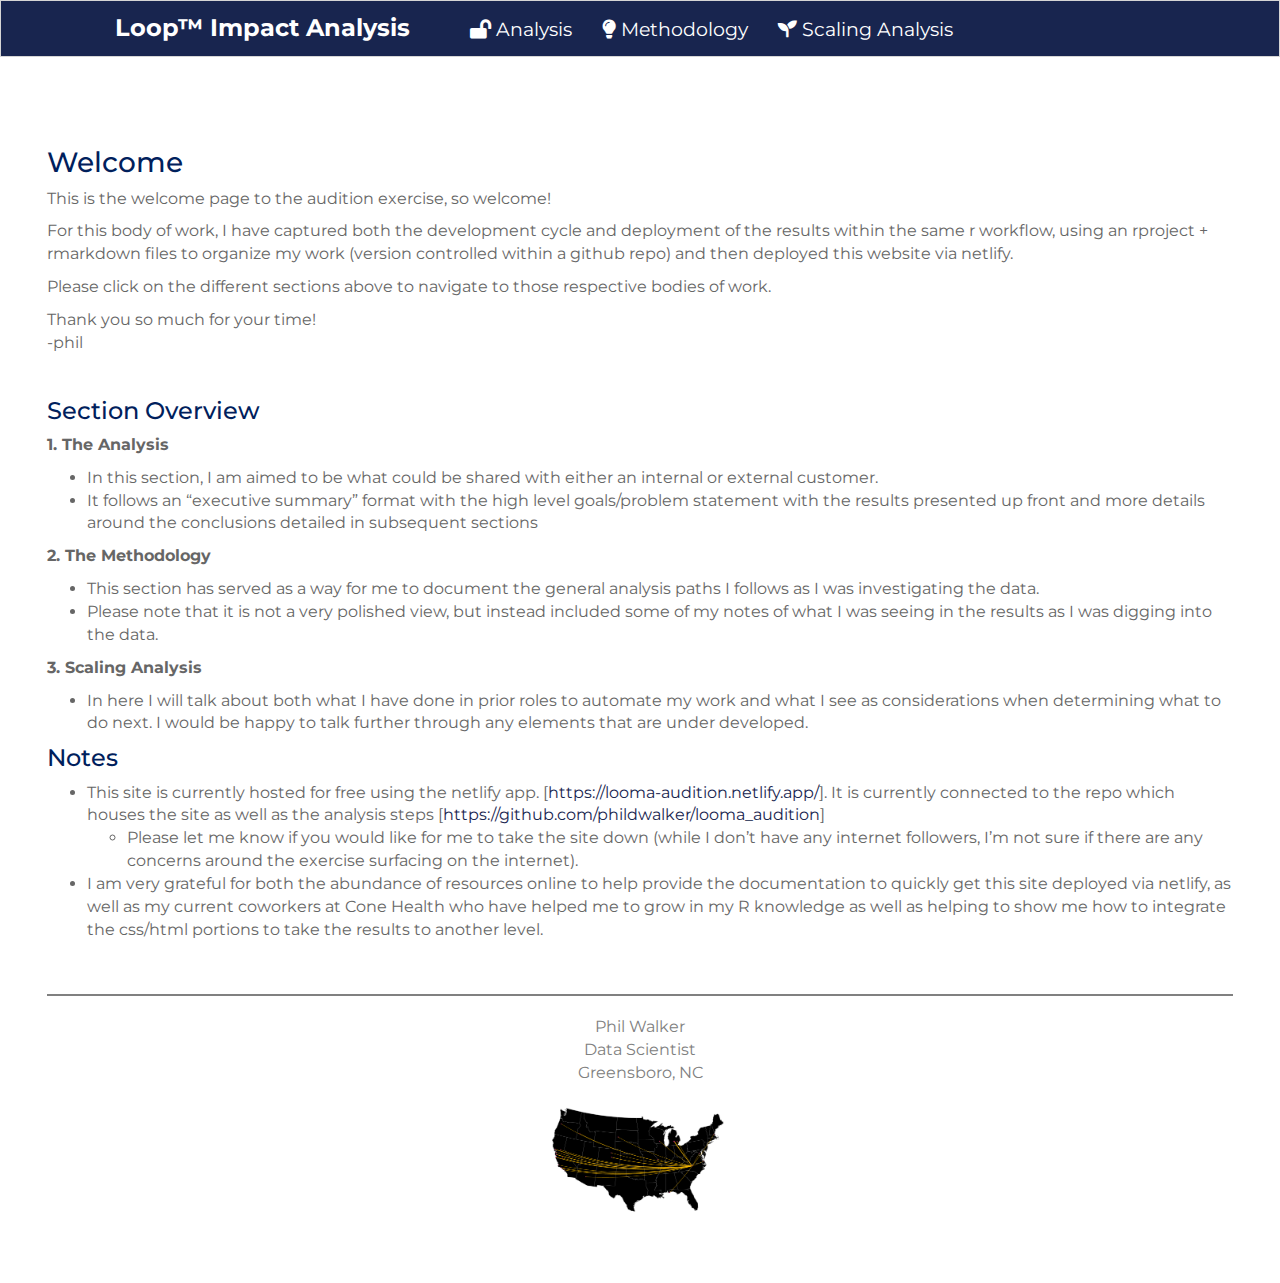
<file: docs/index.html>
<!DOCTYPE html>

<html>

<head>

<meta charset="utf-8" />
<meta name="generator" content="pandoc" />
<meta http-equiv="X-UA-Compatible" content="IE=EDGE" />




<title>Welcome</title>

<script src="site_libs/header-attrs-2.6/header-attrs.js"></script>
<script src="site_libs/jquery-1.11.3/jquery.min.js"></script>
<meta name="viewport" content="width=device-width, initial-scale=1" />
<link href="site_libs/bootstrap-3.3.5/css/spacelab.min.css" rel="stylesheet" />
<script src="site_libs/bootstrap-3.3.5/js/bootstrap.min.js"></script>
<script src="site_libs/bootstrap-3.3.5/shim/html5shiv.min.js"></script>
<script src="site_libs/bootstrap-3.3.5/shim/respond.min.js"></script>
<script src="site_libs/navigation-1.1/tabsets.js"></script>
<link href="site_libs/highlightjs-9.12.0/textmate.css" rel="stylesheet" />
<script src="site_libs/highlightjs-9.12.0/highlight.js"></script>
<link href="site_libs/pagedtable-1.1/css/pagedtable.css" rel="stylesheet" />
<script src="site_libs/pagedtable-1.1/js/pagedtable.js"></script>
<link href="site_libs/font-awesome-5.1.0/css/all.css" rel="stylesheet" />
<link href="site_libs/font-awesome-5.1.0/css/v4-shims.css" rel="stylesheet" />
&nbsp;

<style>
#TOC {
  background: url("https://theloomaproject.com/wp-content/uploads/2019/01/looma-logo-dark.png");
  background-size: 45%;
  padding-top:50px !important;
  background-repeat: no-repeat;
  background-position: 50% 5px;
}

</style>

<!--
Background-size: contain was filling all the space, 95% gives it a buffer.
You can remove the margin-top as the background-position takes care of it instead: 
the 50% centers the image left/right and 
the 10px assigns its vertical position 15px down from the top.
-->

<link rel="shortcut icon" href="https://theloomaproject.com/wp-content/uploads/2019/01/cropped-Looma-Quotes-192x192.png">
<link rel="stylesheet" href="https://fonts.googleapis.com/css?family=Montserrat">


&nbsp;

<style type="text/css">
  code{white-space: pre-wrap;}
  span.smallcaps{font-variant: small-caps;}
  span.underline{text-decoration: underline;}
  div.column{display: inline-block; vertical-align: top; width: 50%;}
  div.hanging-indent{margin-left: 1.5em; text-indent: -1.5em;}
  ul.task-list{list-style: none;}
    </style>

<style type="text/css">code{white-space: pre;}</style>
<style type="text/css">
  pre:not([class]) {
    background-color: white;
  }
</style>
<script type="text/javascript">
if (window.hljs) {
  hljs.configure({languages: []});
  hljs.initHighlightingOnLoad();
  if (document.readyState && document.readyState === "complete") {
    window.setTimeout(function() { hljs.initHighlighting(); }, 0);
  }
}
</script>



<style type="text/css">
h1 {
  font-size: 34px;
}
h1.title {
  font-size: 38px;
}
h2 {
  font-size: 30px;
}
h3 {
  font-size: 24px;
}
h4 {
  font-size: 18px;
}
h5 {
  font-size: 16px;
}
h6 {
  font-size: 12px;
}
.table th:not([align]) {
  text-align: left;
}
</style>


<link rel="stylesheet" href="styles.css" type="text/css" />



<style type = "text/css">
.main-container {
  max-width: 940px;
  margin-left: auto;
  margin-right: auto;
}
code {
  color: inherit;
  background-color: rgba(0, 0, 0, 0.04);
}
img {
  max-width:100%;
}
.tabbed-pane {
  padding-top: 12px;
}
.html-widget {
  margin-bottom: 20px;
}
button.code-folding-btn:focus {
  outline: none;
}
summary {
  display: list-item;
}
</style>


<style type="text/css">
/* padding for bootstrap navbar */
body {
  padding-top: 52px;
  padding-bottom: 40px;
}
/* offset scroll position for anchor links (for fixed navbar)  */
.section h1 {
  padding-top: 57px;
  margin-top: -57px;
}
.section h2 {
  padding-top: 57px;
  margin-top: -57px;
}
.section h3 {
  padding-top: 57px;
  margin-top: -57px;
}
.section h4 {
  padding-top: 57px;
  margin-top: -57px;
}
.section h5 {
  padding-top: 57px;
  margin-top: -57px;
}
.section h6 {
  padding-top: 57px;
  margin-top: -57px;
}
.dropdown-submenu {
  position: relative;
}
.dropdown-submenu>.dropdown-menu {
  top: 0;
  left: 100%;
  margin-top: -6px;
  margin-left: -1px;
  border-radius: 0 6px 6px 6px;
}
.dropdown-submenu:hover>.dropdown-menu {
  display: block;
}
.dropdown-submenu>a:after {
  display: block;
  content: " ";
  float: right;
  width: 0;
  height: 0;
  border-color: transparent;
  border-style: solid;
  border-width: 5px 0 5px 5px;
  border-left-color: #cccccc;
  margin-top: 5px;
  margin-right: -10px;
}
.dropdown-submenu:hover>a:after {
  border-left-color: #ffffff;
}
.dropdown-submenu.pull-left {
  float: none;
}
.dropdown-submenu.pull-left>.dropdown-menu {
  left: -100%;
  margin-left: 10px;
  border-radius: 6px 0 6px 6px;
}
</style>

<script>
// manage active state of menu based on current page
$(document).ready(function () {
  // active menu anchor
  href = window.location.pathname
  href = href.substr(href.lastIndexOf('/') + 1)
  if (href === "")
    href = "index.html";
  var menuAnchor = $('a[href="' + href + '"]');

  // mark it active
  menuAnchor.parent().addClass('active');

  // if it's got a parent navbar menu mark it active as well
  menuAnchor.closest('li.dropdown').addClass('active');
});
</script>

<!-- tabsets -->

<style type="text/css">
.tabset-dropdown > .nav-tabs {
  display: inline-table;
  max-height: 500px;
  min-height: 44px;
  overflow-y: auto;
  background: white;
  border: 1px solid #ddd;
  border-radius: 4px;
}

.tabset-dropdown > .nav-tabs > li.active:before {
  content: "";
  font-family: 'Glyphicons Halflings';
  display: inline-block;
  padding: 10px;
  border-right: 1px solid #ddd;
}

.tabset-dropdown > .nav-tabs.nav-tabs-open > li.active:before {
  content: "&#xe258;";
  border: none;
}

.tabset-dropdown > .nav-tabs.nav-tabs-open:before {
  content: "";
  font-family: 'Glyphicons Halflings';
  display: inline-block;
  padding: 10px;
  border-right: 1px solid #ddd;
}

.tabset-dropdown > .nav-tabs > li.active {
  display: block;
}

.tabset-dropdown > .nav-tabs > li > a,
.tabset-dropdown > .nav-tabs > li > a:focus,
.tabset-dropdown > .nav-tabs > li > a:hover {
  border: none;
  display: inline-block;
  border-radius: 4px;
  background-color: transparent;
}

.tabset-dropdown > .nav-tabs.nav-tabs-open > li {
  display: block;
  float: none;
}

.tabset-dropdown > .nav-tabs > li {
  display: none;
}
</style>

<!-- code folding -->




</head>

<body>


<div class="container-fluid main-container">




<div class="navbar navbar-default  navbar-fixed-top" role="navigation">
  <div class="container">
    <div class="navbar-header">
      <button type="button" class="navbar-toggle collapsed" data-toggle="collapse" data-target="#navbar">
        <span class="icon-bar"></span>
        <span class="icon-bar"></span>
        <span class="icon-bar"></span>
      </button>
      <a class="navbar-brand" href="index.html">Loop™ Impact Analysis</a>
    </div>
    <div id="navbar" class="navbar-collapse collapse">
      <ul class="nav navbar-nav">
        <li>
  <a href="analysis.html">
    <span class="fas fa-lock-open"></span>
     
    Analysis
  </a>
</li>
<li>
  <a href="eda.html">
    <span class="fas fa-lightbulb"></span>
     
    Methodology
  </a>
</li>
<li>
  <a href="automation.html">
    <span class="fas fa-seedling"></span>
     
    Scaling Analysis
  </a>
</li>
      </ul>
      <ul class="nav navbar-nav navbar-right">
        
      </ul>
    </div><!--/.nav-collapse -->
  </div><!--/.container -->
</div><!--/.navbar -->

<div class="fluid-row" id="header">



<h1 class="title toc-ignore">Welcome</h1>

</div>


<p>This is the welcome page to the audition exercise, so welcome!</p>
<p>For this body of work, I have captured both the development cycle and deployment of the results within the same r workflow, using an rproject + rmarkdown files to organize my work (version controlled within a github repo) and then deployed this website via netlify.</p>
<p>Please click on the different sections above to navigate to those respective bodies of work.</p>
<p>Thank you so much for your time!<br />
-phil</p>
<p><br></p>
<div id="section-overview" class="section level1">
<h1>Section Overview</h1>
<p><strong>1. The Analysis</strong></p>
<ul>
<li>In this section, I am aimed to be what could be shared with either an internal or external customer.<br />
</li>
<li>It follows an “executive summary” format with the high level goals/problem statement with the results presented up front and more details around the conclusions detailed in subsequent sections</li>
</ul>
<p><strong>2. The Methodology</strong></p>
<ul>
<li>This section has served as a way for me to document the general analysis paths I follows as I was investigating the data.<br />
</li>
<li>Please note that it is not a very polished view, but instead included some of my notes of what I was seeing in the results as I was digging into the data.</li>
</ul>
<p><strong>3. Scaling Analysis</strong></p>
<ul>
<li>In here I will talk about both what I have done in prior roles to automate my work and what I see as considerations when determining what to do next. I would be happy to talk further through any elements that are under developed.</li>
</ul>
</div>
<div id="notes" class="section level1">
<h1>Notes</h1>
<ul>
<li>This site is currently hosted for free using the netlify app. [<a href="https://looma-audition.netlify.app/" class="uri">https://looma-audition.netlify.app/</a>]. It is currently connected to the repo which houses the site as well as the analysis steps [<a href="https://github.com/phildwalker/looma_audition" class="uri">https://github.com/phildwalker/looma_audition</a>]
<ul>
<li>Please let me know if you would like for me to take the site down (while I don’t have any internet followers, I’m not sure if there are any concerns around the exercise surfacing on the internet).</li>
</ul></li>
<li>I am very grateful for both the abundance of resources online to help provide the documentation to quickly get this site deployed via netlify, as well as my current coworkers at Cone Health who have helped me to grow in my R knowledge as well as helping to show me how to integrate the css/html portions to take the results to another level.</li>
</ul>
</div>

&nbsp;
&nbsp;
<hr style="border: 1px solid gray;" />

<font color = "#808080">
  <p style = "text-align: center;">
    Phil Walker <br>
    Data Scientist <br>
    Greensboro, NC<br>
    <img src="CardsViz.png" alt="logo" class="center" style="width:20%">
  </p>
  
</font>



</div>

<script>

// add bootstrap table styles to pandoc tables
function bootstrapStylePandocTables() {
  $('tr.odd').parent('tbody').parent('table').addClass('table table-condensed');
}
$(document).ready(function () {
  bootstrapStylePandocTables();
});


</script>

<!-- tabsets -->

<script>
$(document).ready(function () {
  window.buildTabsets("TOC");
});

$(document).ready(function () {
  $('.tabset-dropdown > .nav-tabs > li').click(function () {
    $(this).parent().toggleClass('nav-tabs-open')
  });
});
</script>

<!-- code folding -->


<!-- dynamically load mathjax for compatibility with self-contained -->
<script>
  (function () {
    var script = document.createElement("script");
    script.type = "text/javascript";
    script.src  = "https://mathjax.rstudio.com/latest/MathJax.js?config=TeX-AMS-MML_HTMLorMML";
    document.getElementsByTagName("head")[0].appendChild(script);
  })();
</script>

</body>
</html>
</file>
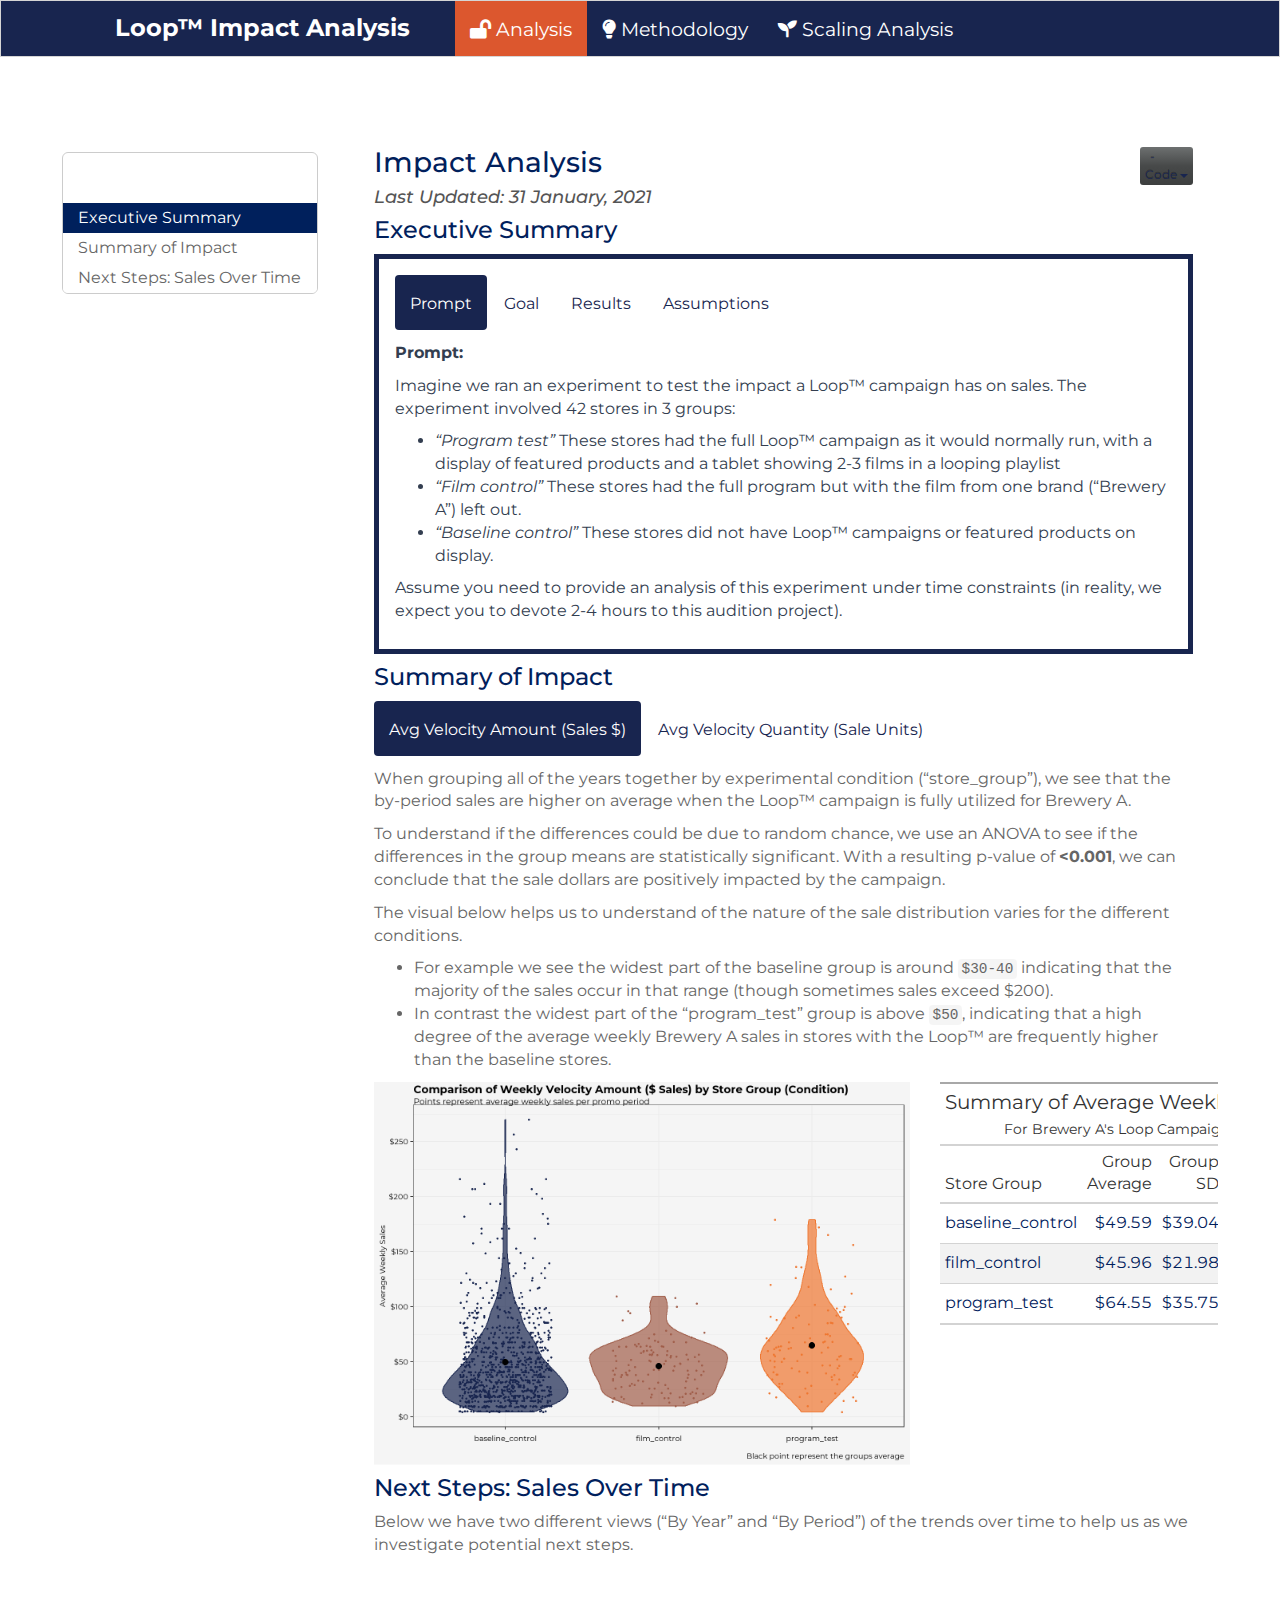
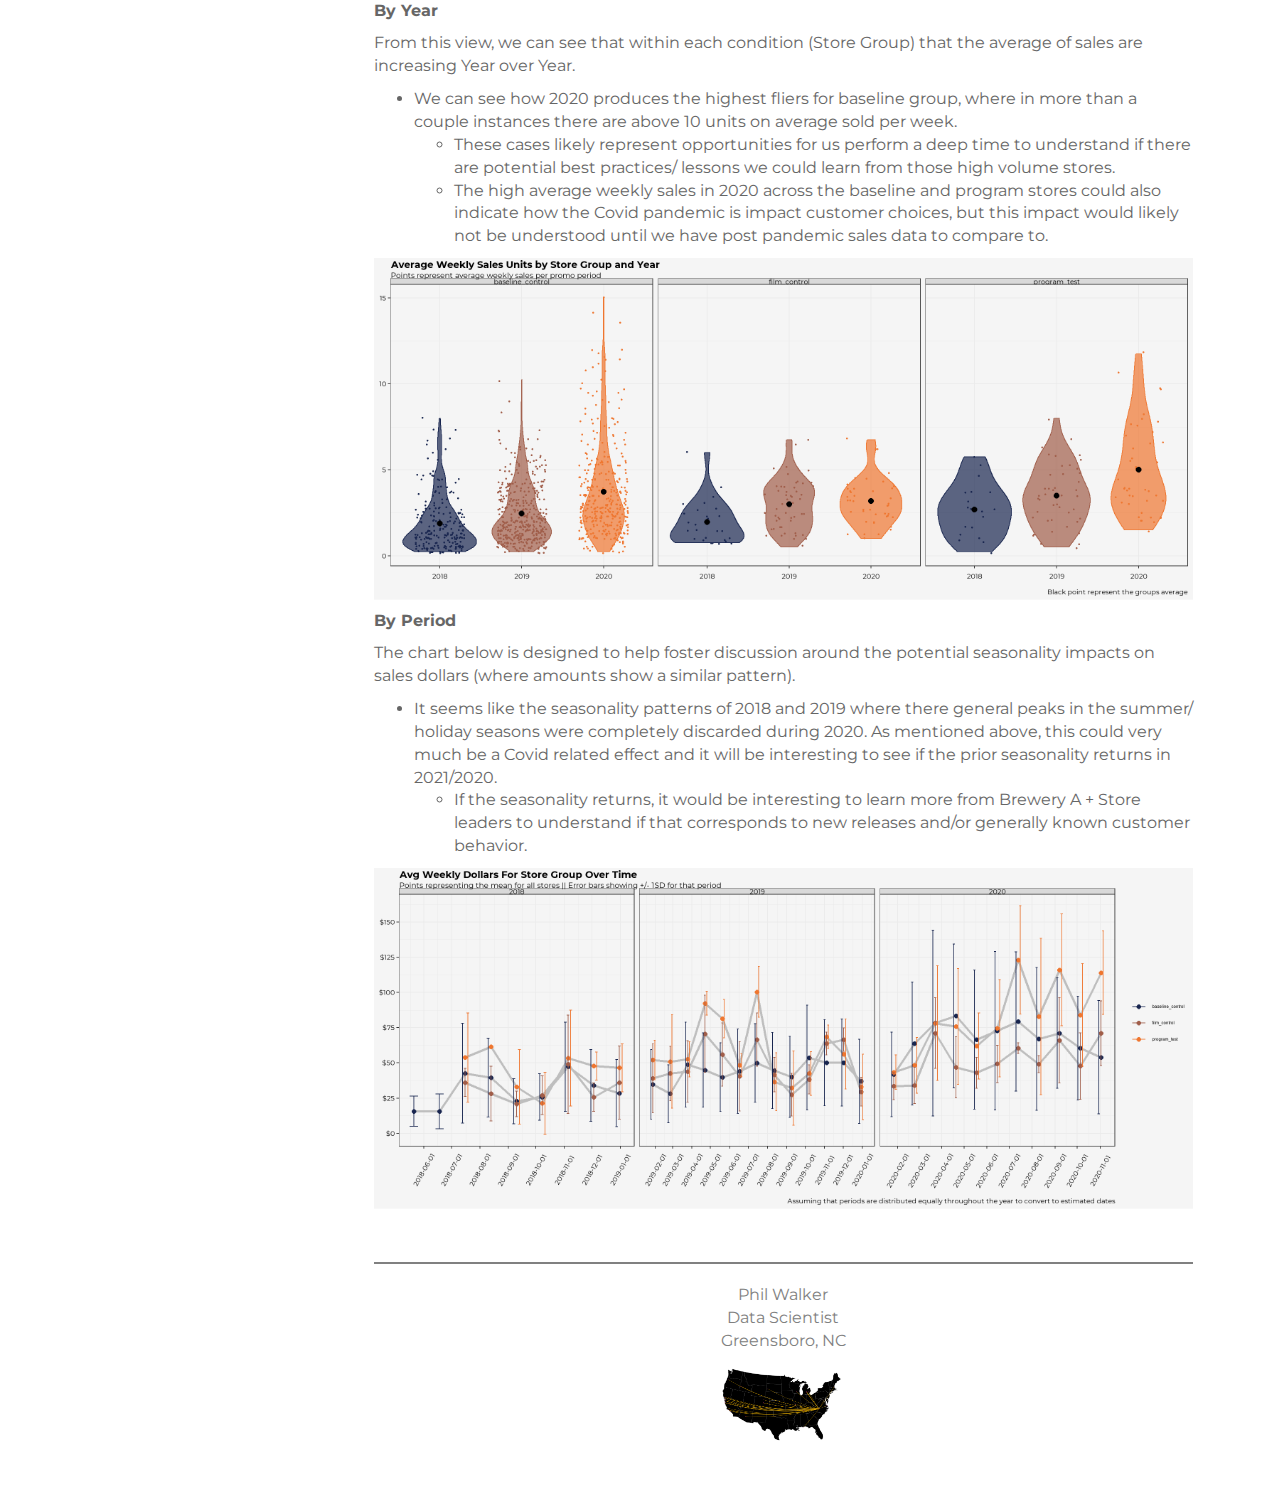
<file: docs/analysis.html>
<!DOCTYPE html>

<html>

<head>

<meta charset="utf-8" />
<meta name="generator" content="pandoc" />
<meta http-equiv="X-UA-Compatible" content="IE=EDGE" />




<title>Impact Analysis</title>

<script src="site_libs/header-attrs-2.6/header-attrs.js"></script>
<script src="site_libs/jquery-1.11.3/jquery.min.js"></script>
<meta name="viewport" content="width=device-width, initial-scale=1" />
<link href="site_libs/bootstrap-3.3.5/css/spacelab.min.css" rel="stylesheet" />
<script src="site_libs/bootstrap-3.3.5/js/bootstrap.min.js"></script>
<script src="site_libs/bootstrap-3.3.5/shim/html5shiv.min.js"></script>
<script src="site_libs/bootstrap-3.3.5/shim/respond.min.js"></script>
<script src="site_libs/jqueryui-1.11.4/jquery-ui.min.js"></script>
<link href="site_libs/tocify-1.9.1/jquery.tocify.css" rel="stylesheet" />
<script src="site_libs/tocify-1.9.1/jquery.tocify.js"></script>
<script src="site_libs/navigation-1.1/tabsets.js"></script>
<script src="site_libs/navigation-1.1/codefolding.js"></script>
<link href="site_libs/highlightjs-9.12.0/textmate.css" rel="stylesheet" />
<script src="site_libs/highlightjs-9.12.0/highlight.js"></script>
<link href="site_libs/pagedtable-1.1/css/pagedtable.css" rel="stylesheet" />
<script src="site_libs/pagedtable-1.1/js/pagedtable.js"></script>
<link href="site_libs/font-awesome-5.1.0/css/all.css" rel="stylesheet" />
<link href="site_libs/font-awesome-5.1.0/css/v4-shims.css" rel="stylesheet" />
&nbsp;

<style>
#TOC {
  background: url("https://theloomaproject.com/wp-content/uploads/2019/01/looma-logo-dark.png");
  background-size: 45%;
  padding-top:50px !important;
  background-repeat: no-repeat;
  background-position: 50% 5px;
}

</style>

<!--
Background-size: contain was filling all the space, 95% gives it a buffer.
You can remove the margin-top as the background-position takes care of it instead: 
the 50% centers the image left/right and 
the 10px assigns its vertical position 15px down from the top.
-->

<link rel="shortcut icon" href="https://theloomaproject.com/wp-content/uploads/2019/01/cropped-Looma-Quotes-192x192.png">
<link rel="stylesheet" href="https://fonts.googleapis.com/css?family=Montserrat">


&nbsp;

<style type="text/css">
  code{white-space: pre-wrap;}
  span.smallcaps{font-variant: small-caps;}
  span.underline{text-decoration: underline;}
  div.column{display: inline-block; vertical-align: top; width: 50%;}
  div.hanging-indent{margin-left: 1.5em; text-indent: -1.5em;}
  ul.task-list{list-style: none;}
    </style>

<style type="text/css">code{white-space: pre;}</style>
<style type="text/css">
  pre:not([class]) {
    background-color: white;
  }
</style>
<script type="text/javascript">
if (window.hljs) {
  hljs.configure({languages: []});
  hljs.initHighlightingOnLoad();
  if (document.readyState && document.readyState === "complete") {
    window.setTimeout(function() { hljs.initHighlighting(); }, 0);
  }
}
</script>



<style type="text/css">
h1 {
  font-size: 34px;
}
h1.title {
  font-size: 38px;
}
h2 {
  font-size: 30px;
}
h3 {
  font-size: 24px;
}
h4 {
  font-size: 18px;
}
h5 {
  font-size: 16px;
}
h6 {
  font-size: 12px;
}
.table th:not([align]) {
  text-align: left;
}
</style>


<link rel="stylesheet" href="styles.css" type="text/css" />



<style type = "text/css">
.main-container {
  max-width: 940px;
  margin-left: auto;
  margin-right: auto;
}
code {
  color: inherit;
  background-color: rgba(0, 0, 0, 0.04);
}
img {
  max-width:100%;
}
.tabbed-pane {
  padding-top: 12px;
}
.html-widget {
  margin-bottom: 20px;
}
button.code-folding-btn:focus {
  outline: none;
}
summary {
  display: list-item;
}
</style>


<style type="text/css">
/* padding for bootstrap navbar */
body {
  padding-top: 52px;
  padding-bottom: 40px;
}
/* offset scroll position for anchor links (for fixed navbar)  */
.section h1 {
  padding-top: 57px;
  margin-top: -57px;
}
.section h2 {
  padding-top: 57px;
  margin-top: -57px;
}
.section h3 {
  padding-top: 57px;
  margin-top: -57px;
}
.section h4 {
  padding-top: 57px;
  margin-top: -57px;
}
.section h5 {
  padding-top: 57px;
  margin-top: -57px;
}
.section h6 {
  padding-top: 57px;
  margin-top: -57px;
}
.dropdown-submenu {
  position: relative;
}
.dropdown-submenu>.dropdown-menu {
  top: 0;
  left: 100%;
  margin-top: -6px;
  margin-left: -1px;
  border-radius: 0 6px 6px 6px;
}
.dropdown-submenu:hover>.dropdown-menu {
  display: block;
}
.dropdown-submenu>a:after {
  display: block;
  content: " ";
  float: right;
  width: 0;
  height: 0;
  border-color: transparent;
  border-style: solid;
  border-width: 5px 0 5px 5px;
  border-left-color: #cccccc;
  margin-top: 5px;
  margin-right: -10px;
}
.dropdown-submenu:hover>a:after {
  border-left-color: #ffffff;
}
.dropdown-submenu.pull-left {
  float: none;
}
.dropdown-submenu.pull-left>.dropdown-menu {
  left: -100%;
  margin-left: 10px;
  border-radius: 6px 0 6px 6px;
}
</style>

<script>
// manage active state of menu based on current page
$(document).ready(function () {
  // active menu anchor
  href = window.location.pathname
  href = href.substr(href.lastIndexOf('/') + 1)
  if (href === "")
    href = "index.html";
  var menuAnchor = $('a[href="' + href + '"]');

  // mark it active
  menuAnchor.parent().addClass('active');

  // if it's got a parent navbar menu mark it active as well
  menuAnchor.closest('li.dropdown').addClass('active');
});
</script>

<!-- tabsets -->

<style type="text/css">
.tabset-dropdown > .nav-tabs {
  display: inline-table;
  max-height: 500px;
  min-height: 44px;
  overflow-y: auto;
  background: white;
  border: 1px solid #ddd;
  border-radius: 4px;
}

.tabset-dropdown > .nav-tabs > li.active:before {
  content: "";
  font-family: 'Glyphicons Halflings';
  display: inline-block;
  padding: 10px;
  border-right: 1px solid #ddd;
}

.tabset-dropdown > .nav-tabs.nav-tabs-open > li.active:before {
  content: "&#xe258;";
  border: none;
}

.tabset-dropdown > .nav-tabs.nav-tabs-open:before {
  content: "";
  font-family: 'Glyphicons Halflings';
  display: inline-block;
  padding: 10px;
  border-right: 1px solid #ddd;
}

.tabset-dropdown > .nav-tabs > li.active {
  display: block;
}

.tabset-dropdown > .nav-tabs > li > a,
.tabset-dropdown > .nav-tabs > li > a:focus,
.tabset-dropdown > .nav-tabs > li > a:hover {
  border: none;
  display: inline-block;
  border-radius: 4px;
  background-color: transparent;
}

.tabset-dropdown > .nav-tabs.nav-tabs-open > li {
  display: block;
  float: none;
}

.tabset-dropdown > .nav-tabs > li {
  display: none;
}
</style>

<!-- code folding -->
<style type="text/css">
.code-folding-btn { margin-bottom: 4px; }
</style>



<style type="text/css">

#TOC {
  margin: 25px 0px 20px 0px;
}
@media (max-width: 768px) {
#TOC {
  position: relative;
  width: 100%;
}
}

@media print {
.toc-content {
  /* see https://github.com/w3c/csswg-drafts/issues/4434 */
  float: right;
}
}

.toc-content {
  padding-left: 30px;
  padding-right: 40px;
}

div.main-container {
  max-width: 1200px;
}

div.tocify {
  width: 20%;
  max-width: 260px;
  max-height: 85%;
}

@media (min-width: 768px) and (max-width: 991px) {
  div.tocify {
    width: 25%;
  }
}

@media (max-width: 767px) {
  div.tocify {
    width: 100%;
    max-width: none;
  }
}

.tocify ul, .tocify li {
  line-height: 20px;
}

.tocify-subheader .tocify-item {
  font-size: 0.90em;
}

.tocify .list-group-item {
  border-radius: 0px;
}


</style>



</head>

<body>


<div class="container-fluid main-container">


<!-- setup 3col/9col grid for toc_float and main content  -->
<div class="row-fluid">
<div class="col-xs-12 col-sm-4 col-md-3">
<div id="TOC" class="tocify">
</div>
</div>

<div class="toc-content col-xs-12 col-sm-8 col-md-9">




<div class="navbar navbar-default  navbar-fixed-top" role="navigation">
  <div class="container">
    <div class="navbar-header">
      <button type="button" class="navbar-toggle collapsed" data-toggle="collapse" data-target="#navbar">
        <span class="icon-bar"></span>
        <span class="icon-bar"></span>
        <span class="icon-bar"></span>
      </button>
      <a class="navbar-brand" href="index.html">Loop™ Impact Analysis</a>
    </div>
    <div id="navbar" class="navbar-collapse collapse">
      <ul class="nav navbar-nav">
        <li>
  <a href="analysis.html">
    <span class="fas fa-lock-open"></span>
     
    Analysis
  </a>
</li>
<li>
  <a href="eda.html">
    <span class="fas fa-lightbulb"></span>
     
    Methodology
  </a>
</li>
<li>
  <a href="automation.html">
    <span class="fas fa-seedling"></span>
     
    Scaling Analysis
  </a>
</li>
      </ul>
      <ul class="nav navbar-nav navbar-right">
        
      </ul>
    </div><!--/.nav-collapse -->
  </div><!--/.container -->
</div><!--/.navbar -->

<div class="fluid-row" id="header">

<div class="btn-group pull-right">
<button type="button" class="btn btn-default btn-xs dropdown-toggle" data-toggle="dropdown" aria-haspopup="true" aria-expanded="false"><span>Code</span> <span class="caret"></span></button>
<ul class="dropdown-menu" style="min-width: 50px;">
<li><a id="rmd-show-all-code" href="#">Show All Code</a></li>
<li><a id="rmd-hide-all-code" href="#">Hide All Code</a></li>
</ul>
</div>



<h1 class="title toc-ignore">Impact Analysis</h1>
<h4 class="date">Last Updated: 31 January, 2021</h4>

</div>


<div id="executive-summary" class="section level1 tabset tabset-pills">
<h1 class="tabset tabset-pills">Executive Summary</h1>
<div class="summaryblock">
<div id="prompt" class="section level2">
<h2>Prompt</h2>
<p><strong>Prompt:</strong></p>
<p>Imagine we ran an experiment to test the impact a Loop™ campaign has on sales. The experiment involved 42 stores in 3 groups:</p>
<ul>
<li><em>“Program test”</em> These stores had the full Loop™ campaign as it would normally run, with a display of featured products and a tablet showing 2-3 films in a looping playlist<br />
</li>
<li><em>“Film control”</em> These stores had the full program but with the film from one brand (“Brewery A”) left out.<br />
</li>
<li><em>“Baseline control”</em> These stores did not have Loop™ campaigns or featured products on display.</li>
</ul>
<p>Assume you need to provide an analysis of this experiment under time constraints (in reality, we expect you to devote 2-4 hours to this audition project).</p>
</div>
<div id="goal" class="section level2">
<h2>Goal</h2>
<p><strong>Goal:</strong></p>
<p>We want to know the impact the Loop™ campaign had on sales. By comparing the different groups we would like to learn a few different things:</p>
<ul>
<li>Is there an impact of the “Brewery A” Loop™ Campaign on sales?
<ul>
<li>If we see that the “program_test” condition has increased sales as compared to both the baseline and the “film_control” condition we can be confident that it was Brewery A’s film that had the affect on sales and not just the slick Loop™ campaign ipad with the other videos.</li>
</ul></li>
<li>If so what is the impact? (Sales amount vs sales dollars)</li>
</ul>
</div>
<div id="results" class="section level2">
<h2>Results</h2>
<p><strong>Results:</strong><br />
From the analysis we find that:</p>
<ol style="list-style-type: decimal">
<li>Overall the Loop™ campaign looks to had a positive impact on Brewery A’s sales.<br />
</li>
<li>The sales increased year over year for all groups.
<ul>
<li>This could mean that the brand awareness for the Brewery has generally increased over time.</li>
<li>Could be a Covid affect (more people trying beer) or that there were more options made available to customers over time.</li>
</ul></li>
<li>The “program test” both show an increase in the mean sales (both amount and dollars) as compared to the baseline and the film control.
<ul>
<li>For this sample, it looks like the Loop™ campaign <strong>increased Brewery A sales on average by ~$15</strong> (roughly 1 additional unit) on average as compared to the baseline</li>
</ul></li>
</ol>
<p><strong>Potential Investigation Next Steps:</strong></p>
<ul>
<li>It would be interesting in future iterations, to get a more detailed view of what is being purchased. This could potentially help to understand where the campaign leads to the purchase of (perceived) similar products.</li>
<li>Depending on who the customer is, we might want to calculate the ROI of the Loop™ campaign</li>
<li>It would be interesting figure out the “0’s” (ie getting total people who went to the store but didn’t buy that beer, helping to understand if they bought different beer/wine).</li>
<li>With the variations in sales amount vs dollars it would be interesting to get increase visibility to other potential confounding affects (ie sales).</li>
</ul>
</div>
<div id="assumptions" class="section level2">
<h2>Assumptions</h2>
<p><strong>Assumptions:</strong> <em>(Note: this section would likely take a different shape as familiarity with the data source increase/ relationship with the customer develops)</em></p>
<p>With this analysis we are assuming that:</p>
<ul>
<li>The type/size of stores are similar for the across the 3 groups. (ie if the groups were stratified by size then the resulting sales could be more a factor of store size and less the campaign)</li>
<li>The store regions are similar enough (ie the campaign might not be relevant to certain communities or the communities could be in different SES leading to different reactions to the pandemic).</li>
<li>The potential time of year impact is captured similarly across the 3 groups (ie if beer/wine is most popular during Thanksgiving/ 4th of July, that the store groups capture that time period similarly across groups).</li>
<li>The beers made available by Brewery A were consistent across stores, and were placed in a relatively similar proximity to the Loop™/ were accessible to the customer.</li>
</ul>
</div>
</div>
</div>
<div id="summary-of-impact" class="section level1 tabset tabset-pills">
<h1 class="tabset tabset-pills">Summary of Impact</h1>
<div id="avg-velocity-amount-sales" class="section level2">
<h2>Avg Velocity Amount (Sales $)</h2>
<p>When grouping all of the years together by experimental condition (“store_group”), we see that the by-period sales are higher on average when the Loop™ campaign is fully utilized for Brewery A.</p>
<p>To understand if the differences could be due to random chance, we use an ANOVA to see if the differences in the group means are statistically significant. With a resulting p-value of <strong>&lt;0.001</strong>, we can conclude that the sale dollars are positively impacted by the campaign.</p>
<p>The visual below helps us to understand of the nature of the sale distribution varies for the different conditions.</p>
<ul>
<li>For example we see the widest part of the baseline group is around <code>$30-40</code> indicating that the majority of the sales occur in that range (though sometimes sales exceed $200).</li>
<li>In contrast the widest part of the “program_test” group is above <code>$50</code>, indicating that a high degree of the average weekly Brewery A sales in stores with the Loop™ are frequently higher than the baseline stores.</li>
</ul>
<div class="row">
<div class="col-md-8">
<p><img src="analysis_files/figure-html/unnamed-chunk-2-1.png" width="100%" style="display: block; margin: auto;" /></p>
</div>
<div class="col-md-4">
<style>html {
  font-family: -apple-system, BlinkMacSystemFont, 'Segoe UI', Roboto, Oxygen, Ubuntu, Cantarell, 'Helvetica Neue', 'Fira Sans', 'Droid Sans', Arial, sans-serif;
}

#xzskpqjozq .gt_table {
  display: table;
  border-collapse: collapse;
  margin-left: auto;
  margin-right: auto;
  color: #333333;
  font-size: 16px;
  font-weight: normal;
  font-style: normal;
  background-color: #FFFFFF;
  width: auto;
  border-top-style: solid;
  border-top-width: 2px;
  border-top-color: #A8A8A8;
  border-right-style: none;
  border-right-width: 2px;
  border-right-color: #D3D3D3;
  border-bottom-style: solid;
  border-bottom-width: 2px;
  border-bottom-color: #A8A8A8;
  border-left-style: none;
  border-left-width: 2px;
  border-left-color: #D3D3D3;
}

#xzskpqjozq .gt_heading {
  background-color: #FFFFFF;
  text-align: center;
  border-bottom-color: #FFFFFF;
  border-left-style: none;
  border-left-width: 1px;
  border-left-color: #D3D3D3;
  border-right-style: none;
  border-right-width: 1px;
  border-right-color: #D3D3D3;
}

#xzskpqjozq .gt_title {
  color: #333333;
  font-size: 125%;
  font-weight: initial;
  padding-top: 4px;
  padding-bottom: 4px;
  border-bottom-color: #FFFFFF;
  border-bottom-width: 0;
}

#xzskpqjozq .gt_subtitle {
  color: #333333;
  font-size: 85%;
  font-weight: initial;
  padding-top: 0;
  padding-bottom: 4px;
  border-top-color: #FFFFFF;
  border-top-width: 0;
}

#xzskpqjozq .gt_bottom_border {
  border-bottom-style: solid;
  border-bottom-width: 2px;
  border-bottom-color: #D3D3D3;
}

#xzskpqjozq .gt_col_headings {
  border-top-style: solid;
  border-top-width: 2px;
  border-top-color: #D3D3D3;
  border-bottom-style: solid;
  border-bottom-width: 2px;
  border-bottom-color: #D3D3D3;
  border-left-style: none;
  border-left-width: 1px;
  border-left-color: #D3D3D3;
  border-right-style: none;
  border-right-width: 1px;
  border-right-color: #D3D3D3;
}

#xzskpqjozq .gt_col_heading {
  color: #333333;
  background-color: #FFFFFF;
  font-size: 100%;
  font-weight: normal;
  text-transform: inherit;
  border-left-style: none;
  border-left-width: 1px;
  border-left-color: #D3D3D3;
  border-right-style: none;
  border-right-width: 1px;
  border-right-color: #D3D3D3;
  vertical-align: bottom;
  padding-top: 5px;
  padding-bottom: 6px;
  padding-left: 5px;
  padding-right: 5px;
  overflow-x: hidden;
}

#xzskpqjozq .gt_column_spanner_outer {
  color: #333333;
  background-color: #FFFFFF;
  font-size: 100%;
  font-weight: normal;
  text-transform: inherit;
  padding-top: 0;
  padding-bottom: 0;
  padding-left: 4px;
  padding-right: 4px;
}

#xzskpqjozq .gt_column_spanner_outer:first-child {
  padding-left: 0;
}

#xzskpqjozq .gt_column_spanner_outer:last-child {
  padding-right: 0;
}

#xzskpqjozq .gt_column_spanner {
  border-bottom-style: solid;
  border-bottom-width: 2px;
  border-bottom-color: #D3D3D3;
  vertical-align: bottom;
  padding-top: 5px;
  padding-bottom: 6px;
  overflow-x: hidden;
  display: inline-block;
  width: 100%;
}

#xzskpqjozq .gt_group_heading {
  padding: 8px;
  color: #333333;
  background-color: #FFFFFF;
  font-size: 100%;
  font-weight: initial;
  text-transform: inherit;
  border-top-style: solid;
  border-top-width: 2px;
  border-top-color: #D3D3D3;
  border-bottom-style: solid;
  border-bottom-width: 2px;
  border-bottom-color: #D3D3D3;
  border-left-style: none;
  border-left-width: 1px;
  border-left-color: #D3D3D3;
  border-right-style: none;
  border-right-width: 1px;
  border-right-color: #D3D3D3;
  vertical-align: middle;
}

#xzskpqjozq .gt_empty_group_heading {
  padding: 0.5px;
  color: #333333;
  background-color: #FFFFFF;
  font-size: 100%;
  font-weight: initial;
  border-top-style: solid;
  border-top-width: 2px;
  border-top-color: #D3D3D3;
  border-bottom-style: solid;
  border-bottom-width: 2px;
  border-bottom-color: #D3D3D3;
  vertical-align: middle;
}

#xzskpqjozq .gt_from_md > :first-child {
  margin-top: 0;
}

#xzskpqjozq .gt_from_md > :last-child {
  margin-bottom: 0;
}

#xzskpqjozq .gt_row {
  padding-top: 8px;
  padding-bottom: 8px;
  padding-left: 5px;
  padding-right: 5px;
  margin: 10px;
  border-top-style: solid;
  border-top-width: 1px;
  border-top-color: #D3D3D3;
  border-left-style: none;
  border-left-width: 1px;
  border-left-color: #D3D3D3;
  border-right-style: none;
  border-right-width: 1px;
  border-right-color: #D3D3D3;
  vertical-align: middle;
  overflow-x: hidden;
}

#xzskpqjozq .gt_stub {
  color: #333333;
  background-color: #FFFFFF;
  font-size: 100%;
  font-weight: initial;
  text-transform: inherit;
  border-right-style: solid;
  border-right-width: 2px;
  border-right-color: #D3D3D3;
  padding-left: 12px;
}

#xzskpqjozq .gt_summary_row {
  color: #333333;
  background-color: #FFFFFF;
  text-transform: inherit;
  padding-top: 8px;
  padding-bottom: 8px;
  padding-left: 5px;
  padding-right: 5px;
}

#xzskpqjozq .gt_first_summary_row {
  padding-top: 8px;
  padding-bottom: 8px;
  padding-left: 5px;
  padding-right: 5px;
  border-top-style: solid;
  border-top-width: 2px;
  border-top-color: #D3D3D3;
}

#xzskpqjozq .gt_grand_summary_row {
  color: #333333;
  background-color: #FFFFFF;
  text-transform: inherit;
  padding-top: 8px;
  padding-bottom: 8px;
  padding-left: 5px;
  padding-right: 5px;
}

#xzskpqjozq .gt_first_grand_summary_row {
  padding-top: 8px;
  padding-bottom: 8px;
  padding-left: 5px;
  padding-right: 5px;
  border-top-style: double;
  border-top-width: 6px;
  border-top-color: #D3D3D3;
}

#xzskpqjozq .gt_striped {
  background-color: rgba(128, 128, 128, 0.05);
}

#xzskpqjozq .gt_table_body {
  border-top-style: solid;
  border-top-width: 2px;
  border-top-color: #D3D3D3;
  border-bottom-style: solid;
  border-bottom-width: 2px;
  border-bottom-color: #D3D3D3;
}

#xzskpqjozq .gt_footnotes {
  color: #333333;
  background-color: #FFFFFF;
  border-bottom-style: none;
  border-bottom-width: 2px;
  border-bottom-color: #D3D3D3;
  border-left-style: none;
  border-left-width: 2px;
  border-left-color: #D3D3D3;
  border-right-style: none;
  border-right-width: 2px;
  border-right-color: #D3D3D3;
}

#xzskpqjozq .gt_footnote {
  margin: 0px;
  font-size: 90%;
  padding: 4px;
}

#xzskpqjozq .gt_sourcenotes {
  color: #333333;
  background-color: #FFFFFF;
  border-bottom-style: none;
  border-bottom-width: 2px;
  border-bottom-color: #D3D3D3;
  border-left-style: none;
  border-left-width: 2px;
  border-left-color: #D3D3D3;
  border-right-style: none;
  border-right-width: 2px;
  border-right-color: #D3D3D3;
}

#xzskpqjozq .gt_sourcenote {
  font-size: 90%;
  padding: 4px;
}

#xzskpqjozq .gt_left {
  text-align: left;
}

#xzskpqjozq .gt_center {
  text-align: center;
}

#xzskpqjozq .gt_right {
  text-align: right;
  font-variant-numeric: tabular-nums;
}

#xzskpqjozq .gt_font_normal {
  font-weight: normal;
}

#xzskpqjozq .gt_font_bold {
  font-weight: bold;
}

#xzskpqjozq .gt_font_italic {
  font-style: italic;
}

#xzskpqjozq .gt_super {
  font-size: 65%;
}

#xzskpqjozq .gt_footnote_marks {
  font-style: italic;
  font-size: 65%;
}
</style>
<div id="xzskpqjozq" style="overflow-x:auto;overflow-y:auto;width:110%;height:auto;"><table class="gt_table">
  <thead class="gt_header">
    <tr>
      <th colspan="4" class="gt_heading gt_title gt_font_normal" style>Summary of Average Weekly Sales</th>
    </tr>
    <tr>
      <th colspan="4" class="gt_heading gt_subtitle gt_font_normal gt_bottom_border" style>For Brewery A's Loop Campaign</th>
    </tr>
  </thead>
  <thead class="gt_col_headings">
    <tr>
      <th class="gt_col_heading gt_columns_bottom_border gt_left" rowspan="1" colspan="1">Store Group</th>
      <th class="gt_col_heading gt_columns_bottom_border gt_right" rowspan="1" colspan="1">Group Average</th>
      <th class="gt_col_heading gt_columns_bottom_border gt_right" rowspan="1" colspan="1">Group SD</th>
      <th class="gt_col_heading gt_columns_bottom_border gt_center" rowspan="1" colspan="1">Total Periods</th>
    </tr>
  </thead>
  <tbody class="gt_table_body">
    <tr>
      <td class="gt_row gt_left">baseline_control</td>
      <td class="gt_row gt_right">$49.59</td>
      <td class="gt_row gt_right">$39.04</td>
      <td class="gt_row gt_center">989</td>
    </tr>
    <tr>
      <td class="gt_row gt_left">film_control</td>
      <td class="gt_row gt_right">$45.96</td>
      <td class="gt_row gt_right">$21.98</td>
      <td class="gt_row gt_center">123</td>
    </tr>
    <tr>
      <td class="gt_row gt_left">program_test</td>
      <td class="gt_row gt_right">$64.55</td>
      <td class="gt_row gt_right">$35.75</td>
      <td class="gt_row gt_center">107</td>
    </tr>
  </tbody>
  
  
</table></div>
</div>
</div>
</div>
<div id="avg-velocity-quantity-sale-units" class="section level2">
<h2>Avg Velocity Quantity (Sale Units)</h2>
<p>When grouping all of the years together by experimental condition (“store_group”), we see that the by-period sales are higher on average when the Loop™ campaign is fully utilized for Brewery A.</p>
<p>To understand if the differences could be due to random chance, we use an ANOVA to see if the differences in the group means are statistically significant. With a resulting p-value of <strong>&lt;0.001</strong>, we can conclude that the sale amounts are positively impacted by the campaign.</p>
<div class="row">
<div class="col-md-8">
<p><img src="analysis_files/figure-html/unnamed-chunk-5-1.png" width="100%" style="display: block; margin: auto;" /></p>
</div>
<div class="col-md-4">
<style>html {
  font-family: -apple-system, BlinkMacSystemFont, 'Segoe UI', Roboto, Oxygen, Ubuntu, Cantarell, 'Helvetica Neue', 'Fira Sans', 'Droid Sans', Arial, sans-serif;
}

#gybmmivqra .gt_table {
  display: table;
  border-collapse: collapse;
  margin-left: auto;
  margin-right: auto;
  color: #333333;
  font-size: 16px;
  font-weight: normal;
  font-style: normal;
  background-color: #FFFFFF;
  width: auto;
  border-top-style: solid;
  border-top-width: 2px;
  border-top-color: #A8A8A8;
  border-right-style: none;
  border-right-width: 2px;
  border-right-color: #D3D3D3;
  border-bottom-style: solid;
  border-bottom-width: 2px;
  border-bottom-color: #A8A8A8;
  border-left-style: none;
  border-left-width: 2px;
  border-left-color: #D3D3D3;
}

#gybmmivqra .gt_heading {
  background-color: #FFFFFF;
  text-align: center;
  border-bottom-color: #FFFFFF;
  border-left-style: none;
  border-left-width: 1px;
  border-left-color: #D3D3D3;
  border-right-style: none;
  border-right-width: 1px;
  border-right-color: #D3D3D3;
}

#gybmmivqra .gt_title {
  color: #333333;
  font-size: 125%;
  font-weight: initial;
  padding-top: 4px;
  padding-bottom: 4px;
  border-bottom-color: #FFFFFF;
  border-bottom-width: 0;
}

#gybmmivqra .gt_subtitle {
  color: #333333;
  font-size: 85%;
  font-weight: initial;
  padding-top: 0;
  padding-bottom: 4px;
  border-top-color: #FFFFFF;
  border-top-width: 0;
}

#gybmmivqra .gt_bottom_border {
  border-bottom-style: solid;
  border-bottom-width: 2px;
  border-bottom-color: #D3D3D3;
}

#gybmmivqra .gt_col_headings {
  border-top-style: solid;
  border-top-width: 2px;
  border-top-color: #D3D3D3;
  border-bottom-style: solid;
  border-bottom-width: 2px;
  border-bottom-color: #D3D3D3;
  border-left-style: none;
  border-left-width: 1px;
  border-left-color: #D3D3D3;
  border-right-style: none;
  border-right-width: 1px;
  border-right-color: #D3D3D3;
}

#gybmmivqra .gt_col_heading {
  color: #333333;
  background-color: #FFFFFF;
  font-size: 100%;
  font-weight: normal;
  text-transform: inherit;
  border-left-style: none;
  border-left-width: 1px;
  border-left-color: #D3D3D3;
  border-right-style: none;
  border-right-width: 1px;
  border-right-color: #D3D3D3;
  vertical-align: bottom;
  padding-top: 5px;
  padding-bottom: 6px;
  padding-left: 5px;
  padding-right: 5px;
  overflow-x: hidden;
}

#gybmmivqra .gt_column_spanner_outer {
  color: #333333;
  background-color: #FFFFFF;
  font-size: 100%;
  font-weight: normal;
  text-transform: inherit;
  padding-top: 0;
  padding-bottom: 0;
  padding-left: 4px;
  padding-right: 4px;
}

#gybmmivqra .gt_column_spanner_outer:first-child {
  padding-left: 0;
}

#gybmmivqra .gt_column_spanner_outer:last-child {
  padding-right: 0;
}

#gybmmivqra .gt_column_spanner {
  border-bottom-style: solid;
  border-bottom-width: 2px;
  border-bottom-color: #D3D3D3;
  vertical-align: bottom;
  padding-top: 5px;
  padding-bottom: 6px;
  overflow-x: hidden;
  display: inline-block;
  width: 100%;
}

#gybmmivqra .gt_group_heading {
  padding: 8px;
  color: #333333;
  background-color: #FFFFFF;
  font-size: 100%;
  font-weight: initial;
  text-transform: inherit;
  border-top-style: solid;
  border-top-width: 2px;
  border-top-color: #D3D3D3;
  border-bottom-style: solid;
  border-bottom-width: 2px;
  border-bottom-color: #D3D3D3;
  border-left-style: none;
  border-left-width: 1px;
  border-left-color: #D3D3D3;
  border-right-style: none;
  border-right-width: 1px;
  border-right-color: #D3D3D3;
  vertical-align: middle;
}

#gybmmivqra .gt_empty_group_heading {
  padding: 0.5px;
  color: #333333;
  background-color: #FFFFFF;
  font-size: 100%;
  font-weight: initial;
  border-top-style: solid;
  border-top-width: 2px;
  border-top-color: #D3D3D3;
  border-bottom-style: solid;
  border-bottom-width: 2px;
  border-bottom-color: #D3D3D3;
  vertical-align: middle;
}

#gybmmivqra .gt_from_md > :first-child {
  margin-top: 0;
}

#gybmmivqra .gt_from_md > :last-child {
  margin-bottom: 0;
}

#gybmmivqra .gt_row {
  padding-top: 8px;
  padding-bottom: 8px;
  padding-left: 5px;
  padding-right: 5px;
  margin: 10px;
  border-top-style: solid;
  border-top-width: 1px;
  border-top-color: #D3D3D3;
  border-left-style: none;
  border-left-width: 1px;
  border-left-color: #D3D3D3;
  border-right-style: none;
  border-right-width: 1px;
  border-right-color: #D3D3D3;
  vertical-align: middle;
  overflow-x: hidden;
}

#gybmmivqra .gt_stub {
  color: #333333;
  background-color: #FFFFFF;
  font-size: 100%;
  font-weight: initial;
  text-transform: inherit;
  border-right-style: solid;
  border-right-width: 2px;
  border-right-color: #D3D3D3;
  padding-left: 12px;
}

#gybmmivqra .gt_summary_row {
  color: #333333;
  background-color: #FFFFFF;
  text-transform: inherit;
  padding-top: 8px;
  padding-bottom: 8px;
  padding-left: 5px;
  padding-right: 5px;
}

#gybmmivqra .gt_first_summary_row {
  padding-top: 8px;
  padding-bottom: 8px;
  padding-left: 5px;
  padding-right: 5px;
  border-top-style: solid;
  border-top-width: 2px;
  border-top-color: #D3D3D3;
}

#gybmmivqra .gt_grand_summary_row {
  color: #333333;
  background-color: #FFFFFF;
  text-transform: inherit;
  padding-top: 8px;
  padding-bottom: 8px;
  padding-left: 5px;
  padding-right: 5px;
}

#gybmmivqra .gt_first_grand_summary_row {
  padding-top: 8px;
  padding-bottom: 8px;
  padding-left: 5px;
  padding-right: 5px;
  border-top-style: double;
  border-top-width: 6px;
  border-top-color: #D3D3D3;
}

#gybmmivqra .gt_striped {
  background-color: rgba(128, 128, 128, 0.05);
}

#gybmmivqra .gt_table_body {
  border-top-style: solid;
  border-top-width: 2px;
  border-top-color: #D3D3D3;
  border-bottom-style: solid;
  border-bottom-width: 2px;
  border-bottom-color: #D3D3D3;
}

#gybmmivqra .gt_footnotes {
  color: #333333;
  background-color: #FFFFFF;
  border-bottom-style: none;
  border-bottom-width: 2px;
  border-bottom-color: #D3D3D3;
  border-left-style: none;
  border-left-width: 2px;
  border-left-color: #D3D3D3;
  border-right-style: none;
  border-right-width: 2px;
  border-right-color: #D3D3D3;
}

#gybmmivqra .gt_footnote {
  margin: 0px;
  font-size: 90%;
  padding: 4px;
}

#gybmmivqra .gt_sourcenotes {
  color: #333333;
  background-color: #FFFFFF;
  border-bottom-style: none;
  border-bottom-width: 2px;
  border-bottom-color: #D3D3D3;
  border-left-style: none;
  border-left-width: 2px;
  border-left-color: #D3D3D3;
  border-right-style: none;
  border-right-width: 2px;
  border-right-color: #D3D3D3;
}

#gybmmivqra .gt_sourcenote {
  font-size: 90%;
  padding: 4px;
}

#gybmmivqra .gt_left {
  text-align: left;
}

#gybmmivqra .gt_center {
  text-align: center;
}

#gybmmivqra .gt_right {
  text-align: right;
  font-variant-numeric: tabular-nums;
}

#gybmmivqra .gt_font_normal {
  font-weight: normal;
}

#gybmmivqra .gt_font_bold {
  font-weight: bold;
}

#gybmmivqra .gt_font_italic {
  font-style: italic;
}

#gybmmivqra .gt_super {
  font-size: 65%;
}

#gybmmivqra .gt_footnote_marks {
  font-style: italic;
  font-size: 65%;
}
</style>
<div id="gybmmivqra" style="overflow-x:auto;overflow-y:auto;width:110%;height:auto;"><table class="gt_table">
  <thead class="gt_header">
    <tr>
      <th colspan="4" class="gt_heading gt_title gt_font_normal" style>Summary of Weekly Units</th>
    </tr>
    <tr>
      <th colspan="4" class="gt_heading gt_subtitle gt_font_normal gt_bottom_border" style>For Brewery A's Loop Campaign</th>
    </tr>
  </thead>
  <thead class="gt_col_headings">
    <tr>
      <th class="gt_col_heading gt_columns_bottom_border gt_left" rowspan="1" colspan="1">Store Group</th>
      <th class="gt_col_heading gt_columns_bottom_border gt_right" rowspan="1" colspan="1">Group Average</th>
      <th class="gt_col_heading gt_columns_bottom_border gt_right" rowspan="1" colspan="1">Group SD</th>
      <th class="gt_col_heading gt_columns_bottom_border gt_center" rowspan="1" colspan="1">Total Periods</th>
    </tr>
  </thead>
  <tbody class="gt_table_body">
    <tr>
      <td class="gt_row gt_left">baseline_control</td>
      <td class="gt_row gt_right">2.8</td>
      <td class="gt_row gt_right">2.2</td>
      <td class="gt_row gt_center">989</td>
    </tr>
    <tr>
      <td class="gt_row gt_left">film_control</td>
      <td class="gt_row gt_right">2.8</td>
      <td class="gt_row gt_right">1.4</td>
      <td class="gt_row gt_center">123</td>
    </tr>
    <tr>
      <td class="gt_row gt_left">program_test</td>
      <td class="gt_row gt_right">4.0</td>
      <td class="gt_row gt_right">2.3</td>
      <td class="gt_row gt_center">107</td>
    </tr>
  </tbody>
  
  
</table></div>
</div>
</div>
</div>
</div>
<div id="next-steps-sales-over-time" class="section level1">
<h1>Next Steps: Sales Over Time</h1>
<p>Below we have two different views (“By Year” and “By Period”) of the trends over time to help us as we investigate potential next steps.</p>
<p><br></p>
<p><strong>By Year</strong></p>
<p>From this view, we can see that within each condition (Store Group) that the average of sales are increasing Year over Year.</p>
<ul>
<li>We can see how 2020 produces the highest fliers for baseline group, where in more than a couple instances there are above 10 units on average sold per week.
<ul>
<li>These cases likely represent opportunities for us perform a deep time to understand if there are potential best practices/ lessons we could learn from those high volume stores.</li>
<li>The high average weekly sales in 2020 across the baseline and program stores could also indicate how the Covid pandemic is impact customer choices, but this impact would likely not be understood until we have post pandemic sales data to compare to.</li>
</ul></li>
</ul>
<p><img src="analysis_files/figure-html/unnamed-chunk-7-1.png" width="100%" style="display: block; margin: auto;" /></p>
<p><strong>By Period</strong></p>
<p>The chart below is designed to help foster discussion around the potential seasonality impacts on sales dollars (where amounts show a similar pattern).</p>
<ul>
<li>It seems like the seasonality patterns of 2018 and 2019 where there general peaks in the summer/ holiday seasons were completely discarded during 2020. As mentioned above, this could very much be a Covid related effect and it will be interesting to see if the prior seasonality returns in 2021/2020.
<ul>
<li>If the seasonality returns, it would be interesting to learn more from Brewery A + Store leaders to understand if that corresponds to new releases and/or generally known customer behavior.</li>
</ul></li>
</ul>
<p><img src="analysis_files/figure-html/unnamed-chunk-8-1.png" width="100%" style="display: block; margin: auto;" /></p>
</div>

&nbsp;
&nbsp;
<hr style="border: 1px solid gray;" />

<font color = "#808080">
  <p style = "text-align: center;">
    Phil Walker <br>
    Data Scientist <br>
    Greensboro, NC<br>
    <img src="CardsViz.png" alt="logo" class="center" style="width:20%">
  </p>
  
</font>


</div>
</div>

</div>

<script>

// add bootstrap table styles to pandoc tables
function bootstrapStylePandocTables() {
  $('tr.odd').parent('tbody').parent('table').addClass('table table-condensed');
}
$(document).ready(function () {
  bootstrapStylePandocTables();
});


</script>

<!-- tabsets -->

<script>
$(document).ready(function () {
  window.buildTabsets("TOC");
});

$(document).ready(function () {
  $('.tabset-dropdown > .nav-tabs > li').click(function () {
    $(this).parent().toggleClass('nav-tabs-open')
  });
});
</script>

<!-- code folding -->
<script>
$(document).ready(function () {
  window.initializeCodeFolding("hide" === "show");
});
</script>

<script>
$(document).ready(function ()  {

    // move toc-ignore selectors from section div to header
    $('div.section.toc-ignore')
        .removeClass('toc-ignore')
        .children('h1,h2,h3,h4,h5').addClass('toc-ignore');

    // establish options
    var options = {
      selectors: "h1,h2,h3",
      theme: "bootstrap3",
      context: '.toc-content',
      hashGenerator: function (text) {
        return text.replace(/[.\\/?&!#<>]/g, '').replace(/\s/g, '_');
      },
      ignoreSelector: ".toc-ignore",
      scrollTo: 0
    };
    options.showAndHide = true;
    options.smoothScroll = true;

    // tocify
    var toc = $("#TOC").tocify(options).data("toc-tocify");
});
</script>

<!-- dynamically load mathjax for compatibility with self-contained -->
<script>
  (function () {
    var script = document.createElement("script");
    script.type = "text/javascript";
    script.src  = "https://mathjax.rstudio.com/latest/MathJax.js?config=TeX-AMS-MML_HTMLorMML";
    document.getElementsByTagName("head")[0].appendChild(script);
  })();
</script>

</body>
</html>
</file>
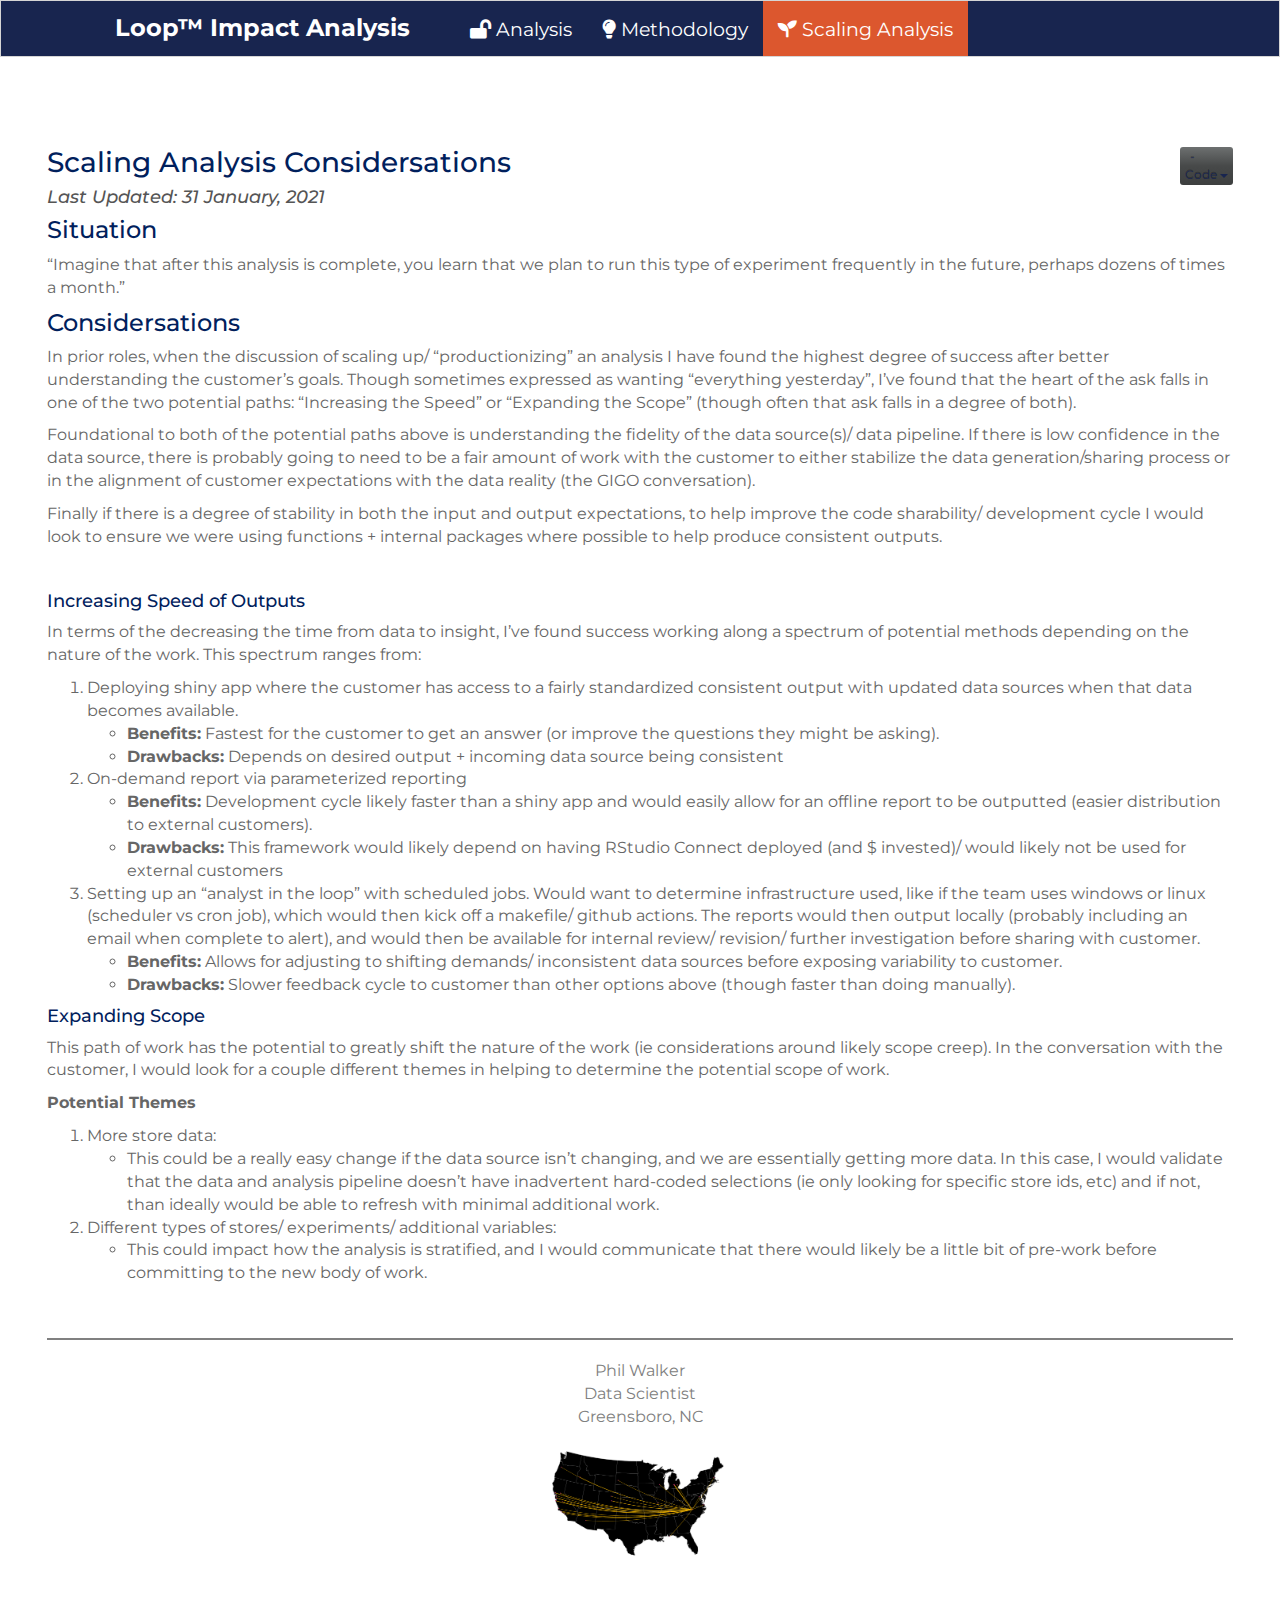
<file: docs/automation.html>
<!DOCTYPE html>

<html>

<head>

<meta charset="utf-8" />
<meta name="generator" content="pandoc" />
<meta http-equiv="X-UA-Compatible" content="IE=EDGE" />




<title>Scaling Analysis Considersations</title>

<script src="site_libs/header-attrs-2.6/header-attrs.js"></script>
<script src="site_libs/jquery-1.11.3/jquery.min.js"></script>
<meta name="viewport" content="width=device-width, initial-scale=1" />
<link href="site_libs/bootstrap-3.3.5/css/spacelab.min.css" rel="stylesheet" />
<script src="site_libs/bootstrap-3.3.5/js/bootstrap.min.js"></script>
<script src="site_libs/bootstrap-3.3.5/shim/html5shiv.min.js"></script>
<script src="site_libs/bootstrap-3.3.5/shim/respond.min.js"></script>
<script src="site_libs/navigation-1.1/tabsets.js"></script>
<script src="site_libs/navigation-1.1/codefolding.js"></script>
<link href="site_libs/highlightjs-9.12.0/textmate.css" rel="stylesheet" />
<script src="site_libs/highlightjs-9.12.0/highlight.js"></script>
<link href="site_libs/pagedtable-1.1/css/pagedtable.css" rel="stylesheet" />
<script src="site_libs/pagedtable-1.1/js/pagedtable.js"></script>
<link href="site_libs/font-awesome-5.1.0/css/all.css" rel="stylesheet" />
<link href="site_libs/font-awesome-5.1.0/css/v4-shims.css" rel="stylesheet" />
&nbsp;

<style>
#TOC {
  background: url("https://theloomaproject.com/wp-content/uploads/2019/01/looma-logo-dark.png");
  background-size: 45%;
  padding-top:50px !important;
  background-repeat: no-repeat;
  background-position: 50% 5px;
}

</style>

<!--
Background-size: contain was filling all the space, 95% gives it a buffer.
You can remove the margin-top as the background-position takes care of it instead: 
the 50% centers the image left/right and 
the 10px assigns its vertical position 15px down from the top.
-->

<link rel="shortcut icon" href="https://theloomaproject.com/wp-content/uploads/2019/01/cropped-Looma-Quotes-192x192.png">
<link rel="stylesheet" href="https://fonts.googleapis.com/css?family=Montserrat">


&nbsp;

<style type="text/css">
  code{white-space: pre-wrap;}
  span.smallcaps{font-variant: small-caps;}
  span.underline{text-decoration: underline;}
  div.column{display: inline-block; vertical-align: top; width: 50%;}
  div.hanging-indent{margin-left: 1.5em; text-indent: -1.5em;}
  ul.task-list{list-style: none;}
    </style>

<style type="text/css">code{white-space: pre;}</style>
<style type="text/css">
  pre:not([class]) {
    background-color: white;
  }
</style>
<script type="text/javascript">
if (window.hljs) {
  hljs.configure({languages: []});
  hljs.initHighlightingOnLoad();
  if (document.readyState && document.readyState === "complete") {
    window.setTimeout(function() { hljs.initHighlighting(); }, 0);
  }
}
</script>



<style type="text/css">
h1 {
  font-size: 34px;
}
h1.title {
  font-size: 38px;
}
h2 {
  font-size: 30px;
}
h3 {
  font-size: 24px;
}
h4 {
  font-size: 18px;
}
h5 {
  font-size: 16px;
}
h6 {
  font-size: 12px;
}
.table th:not([align]) {
  text-align: left;
}
</style>


<link rel="stylesheet" href="styles.css" type="text/css" />



<style type = "text/css">
.main-container {
  max-width: 940px;
  margin-left: auto;
  margin-right: auto;
}
code {
  color: inherit;
  background-color: rgba(0, 0, 0, 0.04);
}
img {
  max-width:100%;
}
.tabbed-pane {
  padding-top: 12px;
}
.html-widget {
  margin-bottom: 20px;
}
button.code-folding-btn:focus {
  outline: none;
}
summary {
  display: list-item;
}
</style>


<style type="text/css">
/* padding for bootstrap navbar */
body {
  padding-top: 52px;
  padding-bottom: 40px;
}
/* offset scroll position for anchor links (for fixed navbar)  */
.section h1 {
  padding-top: 57px;
  margin-top: -57px;
}
.section h2 {
  padding-top: 57px;
  margin-top: -57px;
}
.section h3 {
  padding-top: 57px;
  margin-top: -57px;
}
.section h4 {
  padding-top: 57px;
  margin-top: -57px;
}
.section h5 {
  padding-top: 57px;
  margin-top: -57px;
}
.section h6 {
  padding-top: 57px;
  margin-top: -57px;
}
.dropdown-submenu {
  position: relative;
}
.dropdown-submenu>.dropdown-menu {
  top: 0;
  left: 100%;
  margin-top: -6px;
  margin-left: -1px;
  border-radius: 0 6px 6px 6px;
}
.dropdown-submenu:hover>.dropdown-menu {
  display: block;
}
.dropdown-submenu>a:after {
  display: block;
  content: " ";
  float: right;
  width: 0;
  height: 0;
  border-color: transparent;
  border-style: solid;
  border-width: 5px 0 5px 5px;
  border-left-color: #cccccc;
  margin-top: 5px;
  margin-right: -10px;
}
.dropdown-submenu:hover>a:after {
  border-left-color: #ffffff;
}
.dropdown-submenu.pull-left {
  float: none;
}
.dropdown-submenu.pull-left>.dropdown-menu {
  left: -100%;
  margin-left: 10px;
  border-radius: 6px 0 6px 6px;
}
</style>

<script>
// manage active state of menu based on current page
$(document).ready(function () {
  // active menu anchor
  href = window.location.pathname
  href = href.substr(href.lastIndexOf('/') + 1)
  if (href === "")
    href = "index.html";
  var menuAnchor = $('a[href="' + href + '"]');

  // mark it active
  menuAnchor.parent().addClass('active');

  // if it's got a parent navbar menu mark it active as well
  menuAnchor.closest('li.dropdown').addClass('active');
});
</script>

<!-- tabsets -->

<style type="text/css">
.tabset-dropdown > .nav-tabs {
  display: inline-table;
  max-height: 500px;
  min-height: 44px;
  overflow-y: auto;
  background: white;
  border: 1px solid #ddd;
  border-radius: 4px;
}

.tabset-dropdown > .nav-tabs > li.active:before {
  content: "";
  font-family: 'Glyphicons Halflings';
  display: inline-block;
  padding: 10px;
  border-right: 1px solid #ddd;
}

.tabset-dropdown > .nav-tabs.nav-tabs-open > li.active:before {
  content: "&#xe258;";
  border: none;
}

.tabset-dropdown > .nav-tabs.nav-tabs-open:before {
  content: "";
  font-family: 'Glyphicons Halflings';
  display: inline-block;
  padding: 10px;
  border-right: 1px solid #ddd;
}

.tabset-dropdown > .nav-tabs > li.active {
  display: block;
}

.tabset-dropdown > .nav-tabs > li > a,
.tabset-dropdown > .nav-tabs > li > a:focus,
.tabset-dropdown > .nav-tabs > li > a:hover {
  border: none;
  display: inline-block;
  border-radius: 4px;
  background-color: transparent;
}

.tabset-dropdown > .nav-tabs.nav-tabs-open > li {
  display: block;
  float: none;
}

.tabset-dropdown > .nav-tabs > li {
  display: none;
}
</style>

<!-- code folding -->
<style type="text/css">
.code-folding-btn { margin-bottom: 4px; }
</style>




</head>

<body>


<div class="container-fluid main-container">




<div class="navbar navbar-default  navbar-fixed-top" role="navigation">
  <div class="container">
    <div class="navbar-header">
      <button type="button" class="navbar-toggle collapsed" data-toggle="collapse" data-target="#navbar">
        <span class="icon-bar"></span>
        <span class="icon-bar"></span>
        <span class="icon-bar"></span>
      </button>
      <a class="navbar-brand" href="index.html">Loop™ Impact Analysis</a>
    </div>
    <div id="navbar" class="navbar-collapse collapse">
      <ul class="nav navbar-nav">
        <li>
  <a href="analysis.html">
    <span class="fas fa-lock-open"></span>
     
    Analysis
  </a>
</li>
<li>
  <a href="eda.html">
    <span class="fas fa-lightbulb"></span>
     
    Methodology
  </a>
</li>
<li>
  <a href="automation.html">
    <span class="fas fa-seedling"></span>
     
    Scaling Analysis
  </a>
</li>
      </ul>
      <ul class="nav navbar-nav navbar-right">
        
      </ul>
    </div><!--/.nav-collapse -->
  </div><!--/.container -->
</div><!--/.navbar -->

<div class="fluid-row" id="header">

<div class="btn-group pull-right">
<button type="button" class="btn btn-default btn-xs dropdown-toggle" data-toggle="dropdown" aria-haspopup="true" aria-expanded="false"><span>Code</span> <span class="caret"></span></button>
<ul class="dropdown-menu" style="min-width: 50px;">
<li><a id="rmd-show-all-code" href="#">Show All Code</a></li>
<li><a id="rmd-hide-all-code" href="#">Hide All Code</a></li>
</ul>
</div>



<h1 class="title toc-ignore">Scaling Analysis Considersations</h1>
<h4 class="date">Last Updated: 31 January, 2021</h4>

</div>


<div id="situation" class="section level1">
<h1>Situation</h1>
<p>“Imagine that after this analysis is complete, you learn that we plan to run this type of experiment frequently in the future, perhaps dozens of times a month.”</p>
</div>
<div id="considersations" class="section level1">
<h1>Considersations</h1>
<p>In prior roles, when the discussion of scaling up/ “productionizing” an analysis I have found the highest degree of success after better understanding the customer’s goals. Though sometimes expressed as wanting “everything yesterday”, I’ve found that the heart of the ask falls in one of the two potential paths: “Increasing the Speed” or “Expanding the Scope” (though often that ask falls in a degree of both).</p>
<p>Foundational to both of the potential paths above is understanding the fidelity of the data source(s)/ data pipeline. If there is low confidence in the data source, there is probably going to need to be a fair amount of work with the customer to either stabilize the data generation/sharing process or in the alignment of customer expectations with the data reality (the GIGO conversation).</p>
<p>Finally if there is a degree of stability in both the input and output expectations, to help improve the code sharability/ development cycle I would look to ensure we were using functions + internal packages where possible to help produce consistent outputs.</p>
<p><br></p>
<div id="increasing-speed-of-outputs" class="section level2">
<h2>Increasing Speed of Outputs</h2>
<p>In terms of the decreasing the time from data to insight, I’ve found success working along a spectrum of potential methods depending on the nature of the work. This spectrum ranges from:</p>
<ol style="list-style-type: decimal">
<li>Deploying shiny app where the customer has access to a fairly standardized consistent output with updated data sources when that data becomes available.
<ul>
<li><strong>Benefits:</strong> Fastest for the customer to get an answer (or improve the questions they might be asking).</li>
<li><strong>Drawbacks:</strong> Depends on desired output + incoming data source being consistent<br />
</li>
</ul></li>
<li>On-demand report via parameterized reporting
<ul>
<li><strong>Benefits:</strong> Development cycle likely faster than a shiny app and would easily allow for an offline report to be outputted (easier distribution to external customers).<br />
</li>
<li><strong>Drawbacks:</strong> This framework would likely depend on having RStudio Connect deployed (and $ invested)/ would likely not be used for external customers<br />
</li>
</ul></li>
<li>Setting up an “analyst in the loop” with scheduled jobs. Would want to determine infrastructure used, like if the team uses windows or linux (scheduler vs cron job), which would then kick off a makefile/ github actions. The reports would then output locally (probably including an email when complete to alert), and would then be available for internal review/ revision/ further investigation before sharing with customer.
<ul>
<li><strong>Benefits:</strong> Allows for adjusting to shifting demands/ inconsistent data sources before exposing variability to customer.</li>
<li><strong>Drawbacks:</strong> Slower feedback cycle to customer than other options above (though faster than doing manually).</li>
</ul></li>
</ol>
</div>
<div id="expanding-scope" class="section level2">
<h2>Expanding Scope</h2>
<p>This path of work has the potential to greatly shift the nature of the work (ie considerations around likely scope creep). In the conversation with the customer, I would look for a couple different themes in helping to determine the potential scope of work.</p>
<p><strong>Potential Themes</strong></p>
<ol style="list-style-type: decimal">
<li>More store data:
<ul>
<li>This could be a really easy change if the data source isn’t changing, and we are essentially getting more data. In this case, I would validate that the data and analysis pipeline doesn’t have inadvertent hard-coded selections (ie only looking for specific store ids, etc) and if not, than ideally would be able to refresh with minimal additional work.<br />
</li>
</ul></li>
<li>Different types of stores/ experiments/ additional variables:
<ul>
<li>This could impact how the analysis is stratified, and I would communicate that there would likely be a little bit of pre-work before committing to the new body of work.</li>
</ul></li>
</ol>
</div>
</div>

&nbsp;
&nbsp;
<hr style="border: 1px solid gray;" />

<font color = "#808080">
  <p style = "text-align: center;">
    Phil Walker <br>
    Data Scientist <br>
    Greensboro, NC<br>
    <img src="CardsViz.png" alt="logo" class="center" style="width:20%">
  </p>
  
</font>



</div>

<script>

// add bootstrap table styles to pandoc tables
function bootstrapStylePandocTables() {
  $('tr.odd').parent('tbody').parent('table').addClass('table table-condensed');
}
$(document).ready(function () {
  bootstrapStylePandocTables();
});


</script>

<!-- tabsets -->

<script>
$(document).ready(function () {
  window.buildTabsets("TOC");
});

$(document).ready(function () {
  $('.tabset-dropdown > .nav-tabs > li').click(function () {
    $(this).parent().toggleClass('nav-tabs-open')
  });
});
</script>

<!-- code folding -->
<script>
$(document).ready(function () {
  window.initializeCodeFolding("hide" === "show");
});
</script>


<!-- dynamically load mathjax for compatibility with self-contained -->
<script>
  (function () {
    var script = document.createElement("script");
    script.type = "text/javascript";
    script.src  = "https://mathjax.rstudio.com/latest/MathJax.js?config=TeX-AMS-MML_HTMLorMML";
    document.getElementsByTagName("head")[0].appendChild(script);
  })();
</script>

</body>
</html>
</file>
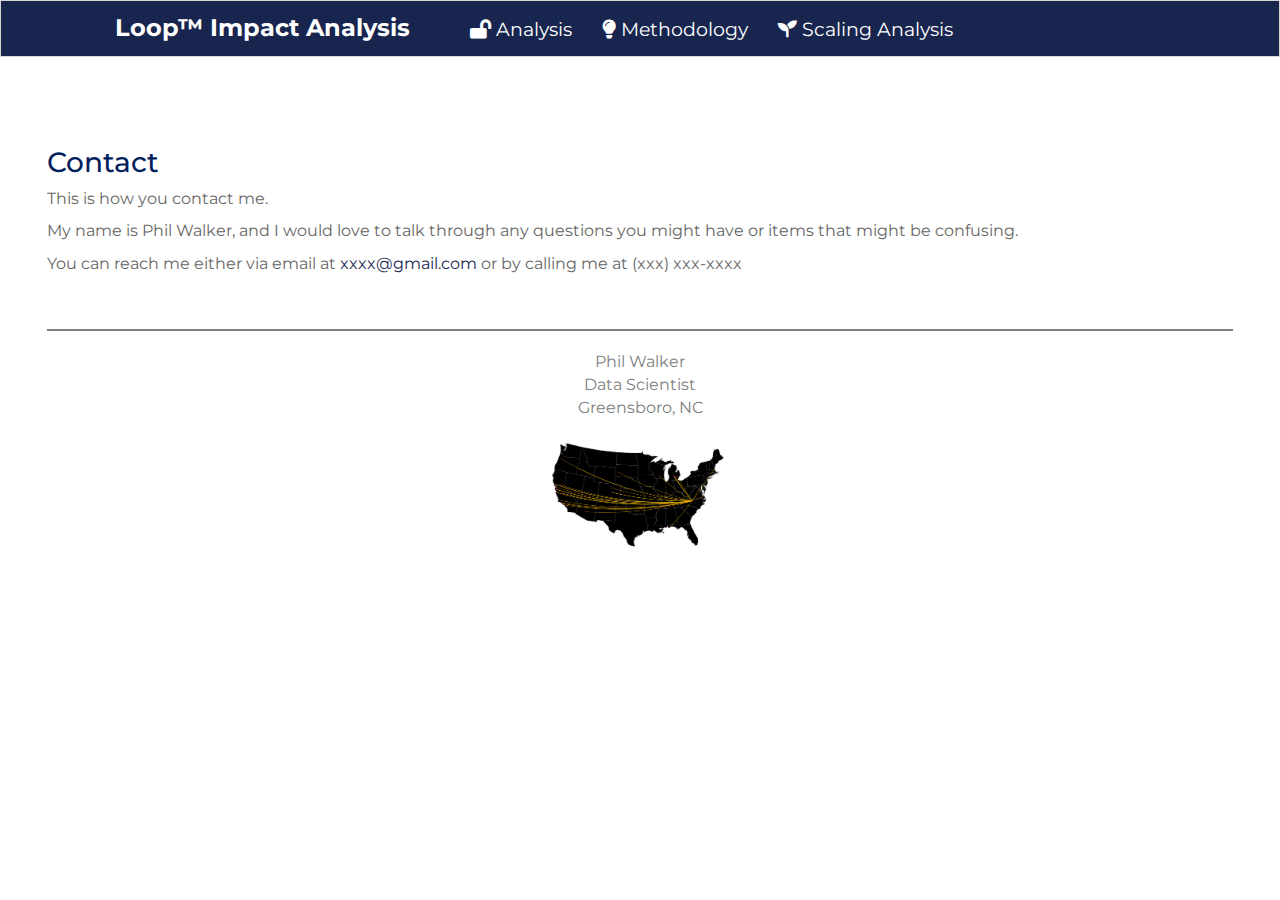
<file: docs/contact.html>
<!DOCTYPE html>

<html>

<head>

<meta charset="utf-8" />
<meta name="generator" content="pandoc" />
<meta http-equiv="X-UA-Compatible" content="IE=EDGE" />




<title>Contact</title>

<script src="site_libs/header-attrs-2.6/header-attrs.js"></script>
<script src="site_libs/jquery-1.11.3/jquery.min.js"></script>
<meta name="viewport" content="width=device-width, initial-scale=1" />
<link href="site_libs/bootstrap-3.3.5/css/spacelab.min.css" rel="stylesheet" />
<script src="site_libs/bootstrap-3.3.5/js/bootstrap.min.js"></script>
<script src="site_libs/bootstrap-3.3.5/shim/html5shiv.min.js"></script>
<script src="site_libs/bootstrap-3.3.5/shim/respond.min.js"></script>
<script src="site_libs/navigation-1.1/tabsets.js"></script>
<link href="site_libs/highlightjs-9.12.0/textmate.css" rel="stylesheet" />
<script src="site_libs/highlightjs-9.12.0/highlight.js"></script>
<link href="site_libs/pagedtable-1.1/css/pagedtable.css" rel="stylesheet" />
<script src="site_libs/pagedtable-1.1/js/pagedtable.js"></script>
<link href="site_libs/font-awesome-5.1.0/css/all.css" rel="stylesheet" />
<link href="site_libs/font-awesome-5.1.0/css/v4-shims.css" rel="stylesheet" />
&nbsp;

<style>
#TOC {
  background: url("https://theloomaproject.com/wp-content/uploads/2019/01/looma-logo-dark.png");
  background-size: 45%;
  padding-top:50px !important;
  background-repeat: no-repeat;
  background-position: 50% 5px;
}

</style>

<!--
Background-size: contain was filling all the space, 95% gives it a buffer.
You can remove the margin-top as the background-position takes care of it instead: 
the 50% centers the image left/right and 
the 10px assigns its vertical position 15px down from the top.
-->

<link rel="shortcut icon" href="https://theloomaproject.com/wp-content/uploads/2019/01/cropped-Looma-Quotes-192x192.png">
<link rel="stylesheet" href="https://fonts.googleapis.com/css?family=Montserrat">


&nbsp;

<style type="text/css">
  code{white-space: pre-wrap;}
  span.smallcaps{font-variant: small-caps;}
  span.underline{text-decoration: underline;}
  div.column{display: inline-block; vertical-align: top; width: 50%;}
  div.hanging-indent{margin-left: 1.5em; text-indent: -1.5em;}
  ul.task-list{list-style: none;}
    </style>

<style type="text/css">code{white-space: pre;}</style>
<style type="text/css">
  pre:not([class]) {
    background-color: white;
  }
</style>
<script type="text/javascript">
if (window.hljs) {
  hljs.configure({languages: []});
  hljs.initHighlightingOnLoad();
  if (document.readyState && document.readyState === "complete") {
    window.setTimeout(function() { hljs.initHighlighting(); }, 0);
  }
}
</script>



<style type="text/css">
h1 {
  font-size: 34px;
}
h1.title {
  font-size: 38px;
}
h2 {
  font-size: 30px;
}
h3 {
  font-size: 24px;
}
h4 {
  font-size: 18px;
}
h5 {
  font-size: 16px;
}
h6 {
  font-size: 12px;
}
.table th:not([align]) {
  text-align: left;
}
</style>


<link rel="stylesheet" href="styles.css" type="text/css" />



<style type = "text/css">
.main-container {
  max-width: 940px;
  margin-left: auto;
  margin-right: auto;
}
code {
  color: inherit;
  background-color: rgba(0, 0, 0, 0.04);
}
img {
  max-width:100%;
}
.tabbed-pane {
  padding-top: 12px;
}
.html-widget {
  margin-bottom: 20px;
}
button.code-folding-btn:focus {
  outline: none;
}
summary {
  display: list-item;
}
</style>


<style type="text/css">
/* padding for bootstrap navbar */
body {
  padding-top: 52px;
  padding-bottom: 40px;
}
/* offset scroll position for anchor links (for fixed navbar)  */
.section h1 {
  padding-top: 57px;
  margin-top: -57px;
}
.section h2 {
  padding-top: 57px;
  margin-top: -57px;
}
.section h3 {
  padding-top: 57px;
  margin-top: -57px;
}
.section h4 {
  padding-top: 57px;
  margin-top: -57px;
}
.section h5 {
  padding-top: 57px;
  margin-top: -57px;
}
.section h6 {
  padding-top: 57px;
  margin-top: -57px;
}
.dropdown-submenu {
  position: relative;
}
.dropdown-submenu>.dropdown-menu {
  top: 0;
  left: 100%;
  margin-top: -6px;
  margin-left: -1px;
  border-radius: 0 6px 6px 6px;
}
.dropdown-submenu:hover>.dropdown-menu {
  display: block;
}
.dropdown-submenu>a:after {
  display: block;
  content: " ";
  float: right;
  width: 0;
  height: 0;
  border-color: transparent;
  border-style: solid;
  border-width: 5px 0 5px 5px;
  border-left-color: #cccccc;
  margin-top: 5px;
  margin-right: -10px;
}
.dropdown-submenu:hover>a:after {
  border-left-color: #ffffff;
}
.dropdown-submenu.pull-left {
  float: none;
}
.dropdown-submenu.pull-left>.dropdown-menu {
  left: -100%;
  margin-left: 10px;
  border-radius: 6px 0 6px 6px;
}
</style>

<script>
// manage active state of menu based on current page
$(document).ready(function () {
  // active menu anchor
  href = window.location.pathname
  href = href.substr(href.lastIndexOf('/') + 1)
  if (href === "")
    href = "index.html";
  var menuAnchor = $('a[href="' + href + '"]');

  // mark it active
  menuAnchor.parent().addClass('active');

  // if it's got a parent navbar menu mark it active as well
  menuAnchor.closest('li.dropdown').addClass('active');
});
</script>

<!-- tabsets -->

<style type="text/css">
.tabset-dropdown > .nav-tabs {
  display: inline-table;
  max-height: 500px;
  min-height: 44px;
  overflow-y: auto;
  background: white;
  border: 1px solid #ddd;
  border-radius: 4px;
}

.tabset-dropdown > .nav-tabs > li.active:before {
  content: "";
  font-family: 'Glyphicons Halflings';
  display: inline-block;
  padding: 10px;
  border-right: 1px solid #ddd;
}

.tabset-dropdown > .nav-tabs.nav-tabs-open > li.active:before {
  content: "&#xe258;";
  border: none;
}

.tabset-dropdown > .nav-tabs.nav-tabs-open:before {
  content: "";
  font-family: 'Glyphicons Halflings';
  display: inline-block;
  padding: 10px;
  border-right: 1px solid #ddd;
}

.tabset-dropdown > .nav-tabs > li.active {
  display: block;
}

.tabset-dropdown > .nav-tabs > li > a,
.tabset-dropdown > .nav-tabs > li > a:focus,
.tabset-dropdown > .nav-tabs > li > a:hover {
  border: none;
  display: inline-block;
  border-radius: 4px;
  background-color: transparent;
}

.tabset-dropdown > .nav-tabs.nav-tabs-open > li {
  display: block;
  float: none;
}

.tabset-dropdown > .nav-tabs > li {
  display: none;
}
</style>

<!-- code folding -->




</head>

<body>


<div class="container-fluid main-container">




<div class="navbar navbar-default  navbar-fixed-top" role="navigation">
  <div class="container">
    <div class="navbar-header">
      <button type="button" class="navbar-toggle collapsed" data-toggle="collapse" data-target="#navbar">
        <span class="icon-bar"></span>
        <span class="icon-bar"></span>
        <span class="icon-bar"></span>
      </button>
      <a class="navbar-brand" href="index.html">Loop™ Impact Analysis</a>
    </div>
    <div id="navbar" class="navbar-collapse collapse">
      <ul class="nav navbar-nav">
        <li>
  <a href="analysis.html">
    <span class="fas fa-lock-open"></span>
     
    Analysis
  </a>
</li>
<li>
  <a href="eda.html">
    <span class="fas fa-lightbulb"></span>
     
    Methodology
  </a>
</li>
<li>
  <a href="automation.html">
    <span class="fas fa-seedling"></span>
     
    Scaling Analysis
  </a>
</li>
      </ul>
      <ul class="nav navbar-nav navbar-right">
        
      </ul>
    </div><!--/.nav-collapse -->
  </div><!--/.container -->
</div><!--/.navbar -->

<div class="fluid-row" id="header">



<h1 class="title toc-ignore">Contact</h1>

</div>


<p>This is how you contact me.</p>
<p>My name is Phil Walker, and I would love to talk through any questions you might have or items that might be confusing.</p>
<p>You can reach me either via email at <a href="mailto:xxxx@gmail.com" class="email">xxxx@gmail.com</a> or by calling me at (xxx) xxx-xxxx</p>

&nbsp;
&nbsp;
<hr style="border: 1px solid gray;" />

<font color = "#808080">
  <p style = "text-align: center;">
    Phil Walker <br>
    Data Scientist <br>
    Greensboro, NC<br>
    <img src="CardsViz.png" alt="logo" class="center" style="width:20%">
  </p>
  
</font>



</div>

<script>

// add bootstrap table styles to pandoc tables
function bootstrapStylePandocTables() {
  $('tr.odd').parent('tbody').parent('table').addClass('table table-condensed');
}
$(document).ready(function () {
  bootstrapStylePandocTables();
});


</script>

<!-- tabsets -->

<script>
$(document).ready(function () {
  window.buildTabsets("TOC");
});

$(document).ready(function () {
  $('.tabset-dropdown > .nav-tabs > li').click(function () {
    $(this).parent().toggleClass('nav-tabs-open')
  });
});
</script>

<!-- code folding -->


<!-- dynamically load mathjax for compatibility with self-contained -->
<script>
  (function () {
    var script = document.createElement("script");
    script.type = "text/javascript";
    script.src  = "https://mathjax.rstudio.com/latest/MathJax.js?config=TeX-AMS-MML_HTMLorMML";
    document.getElementsByTagName("head")[0].appendChild(script);
  })();
</script>

</body>
</html>
</file>
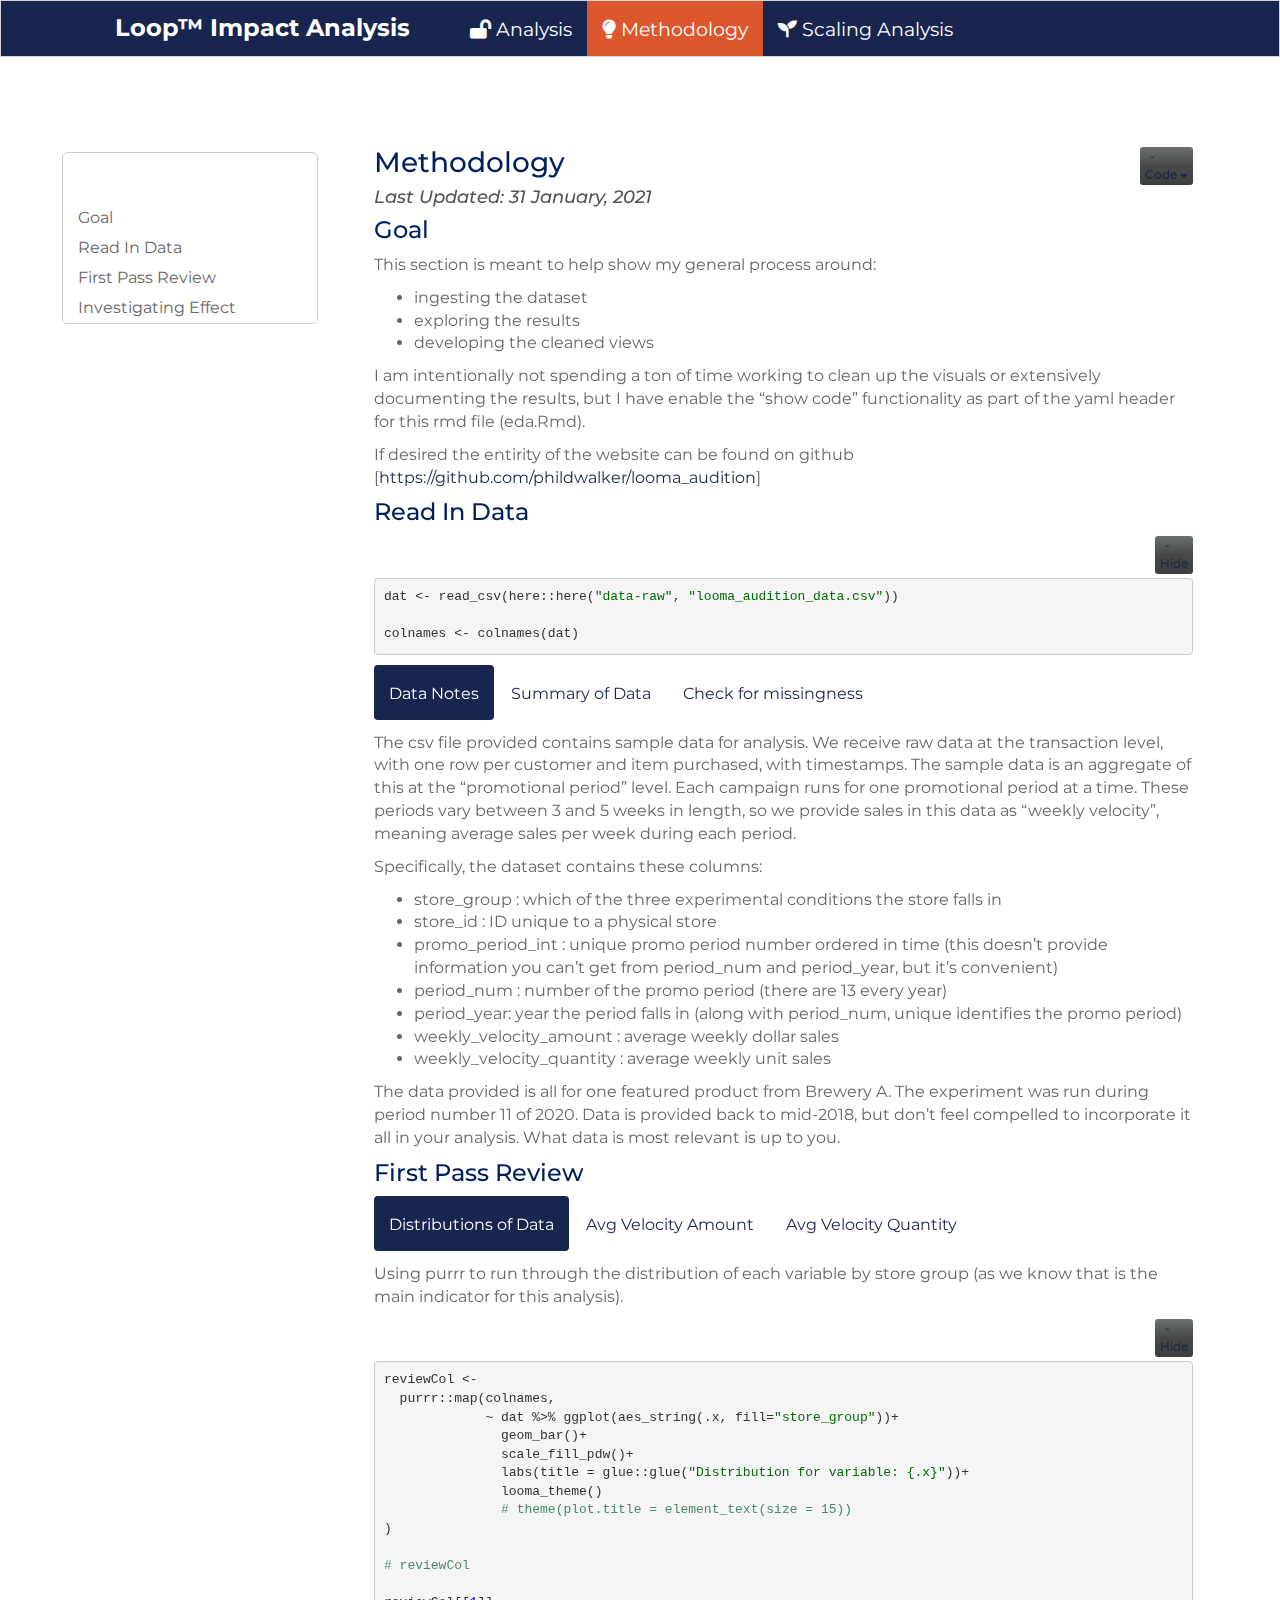
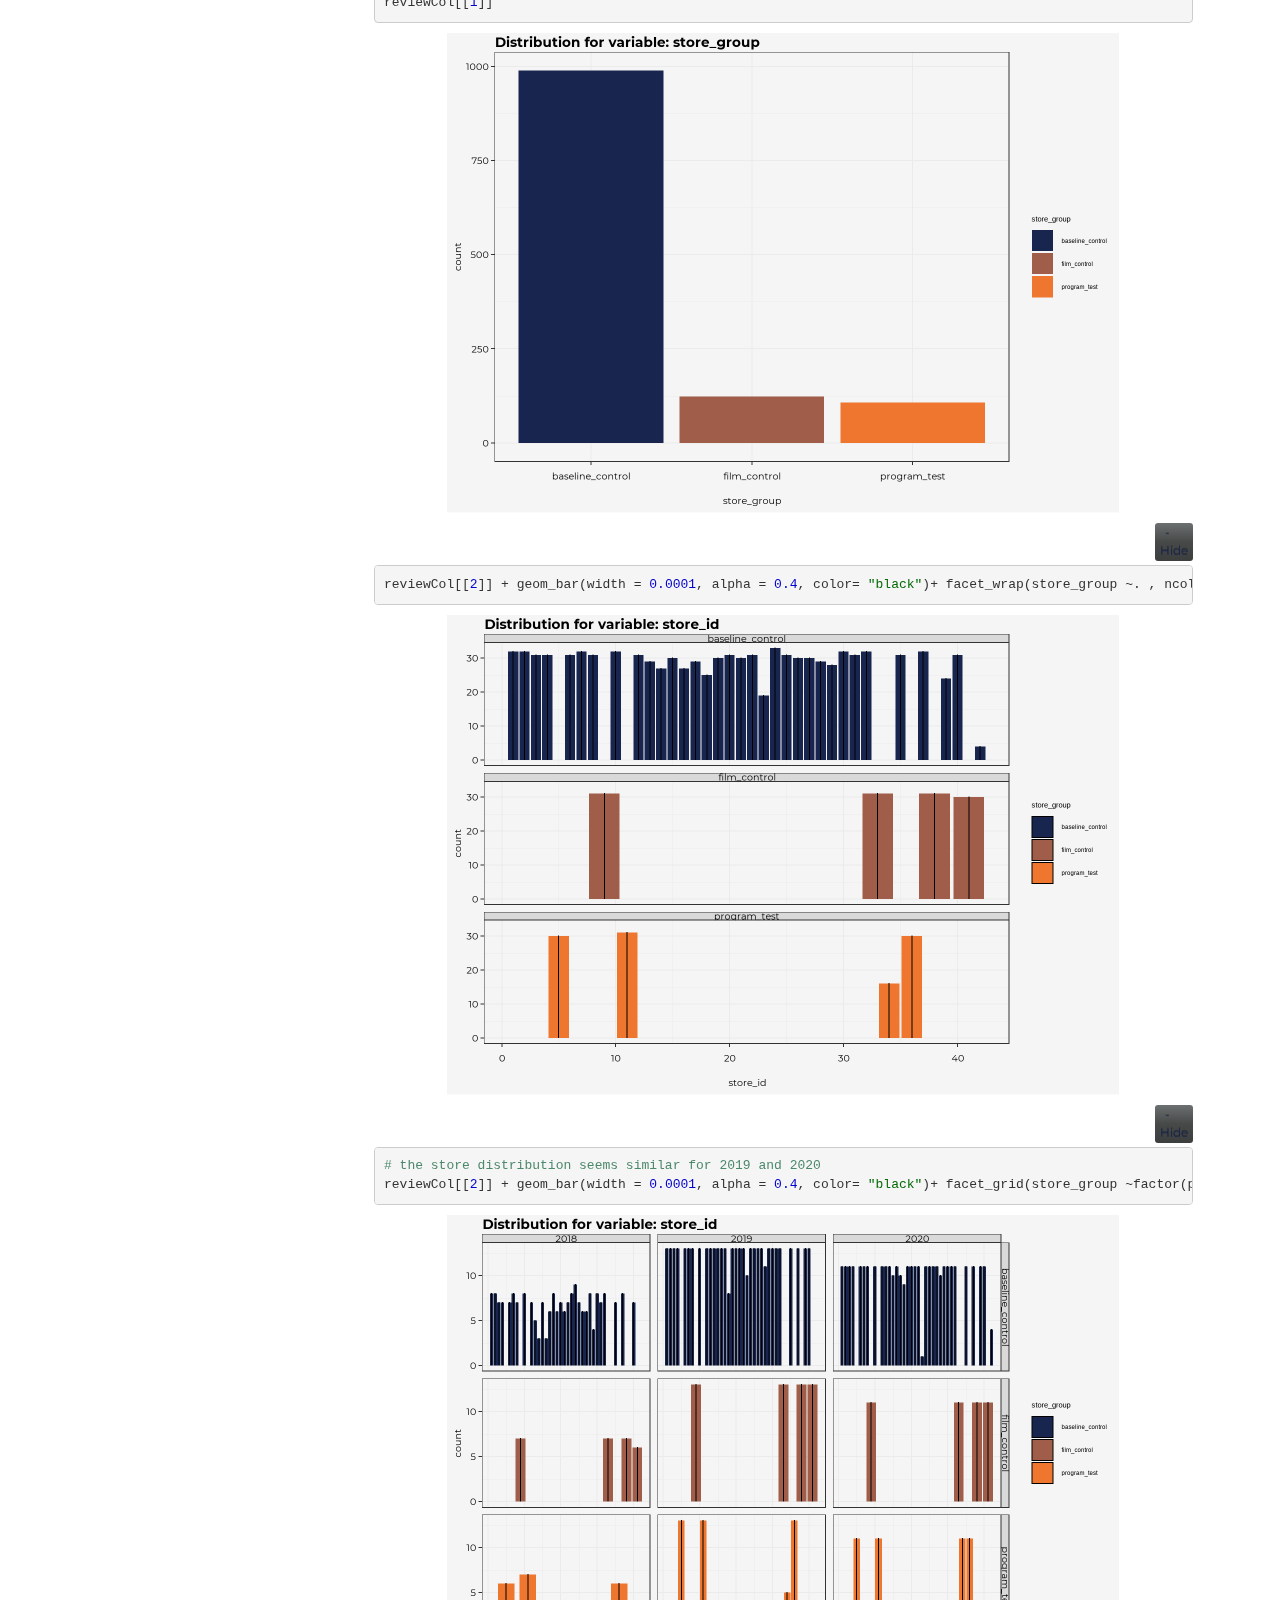
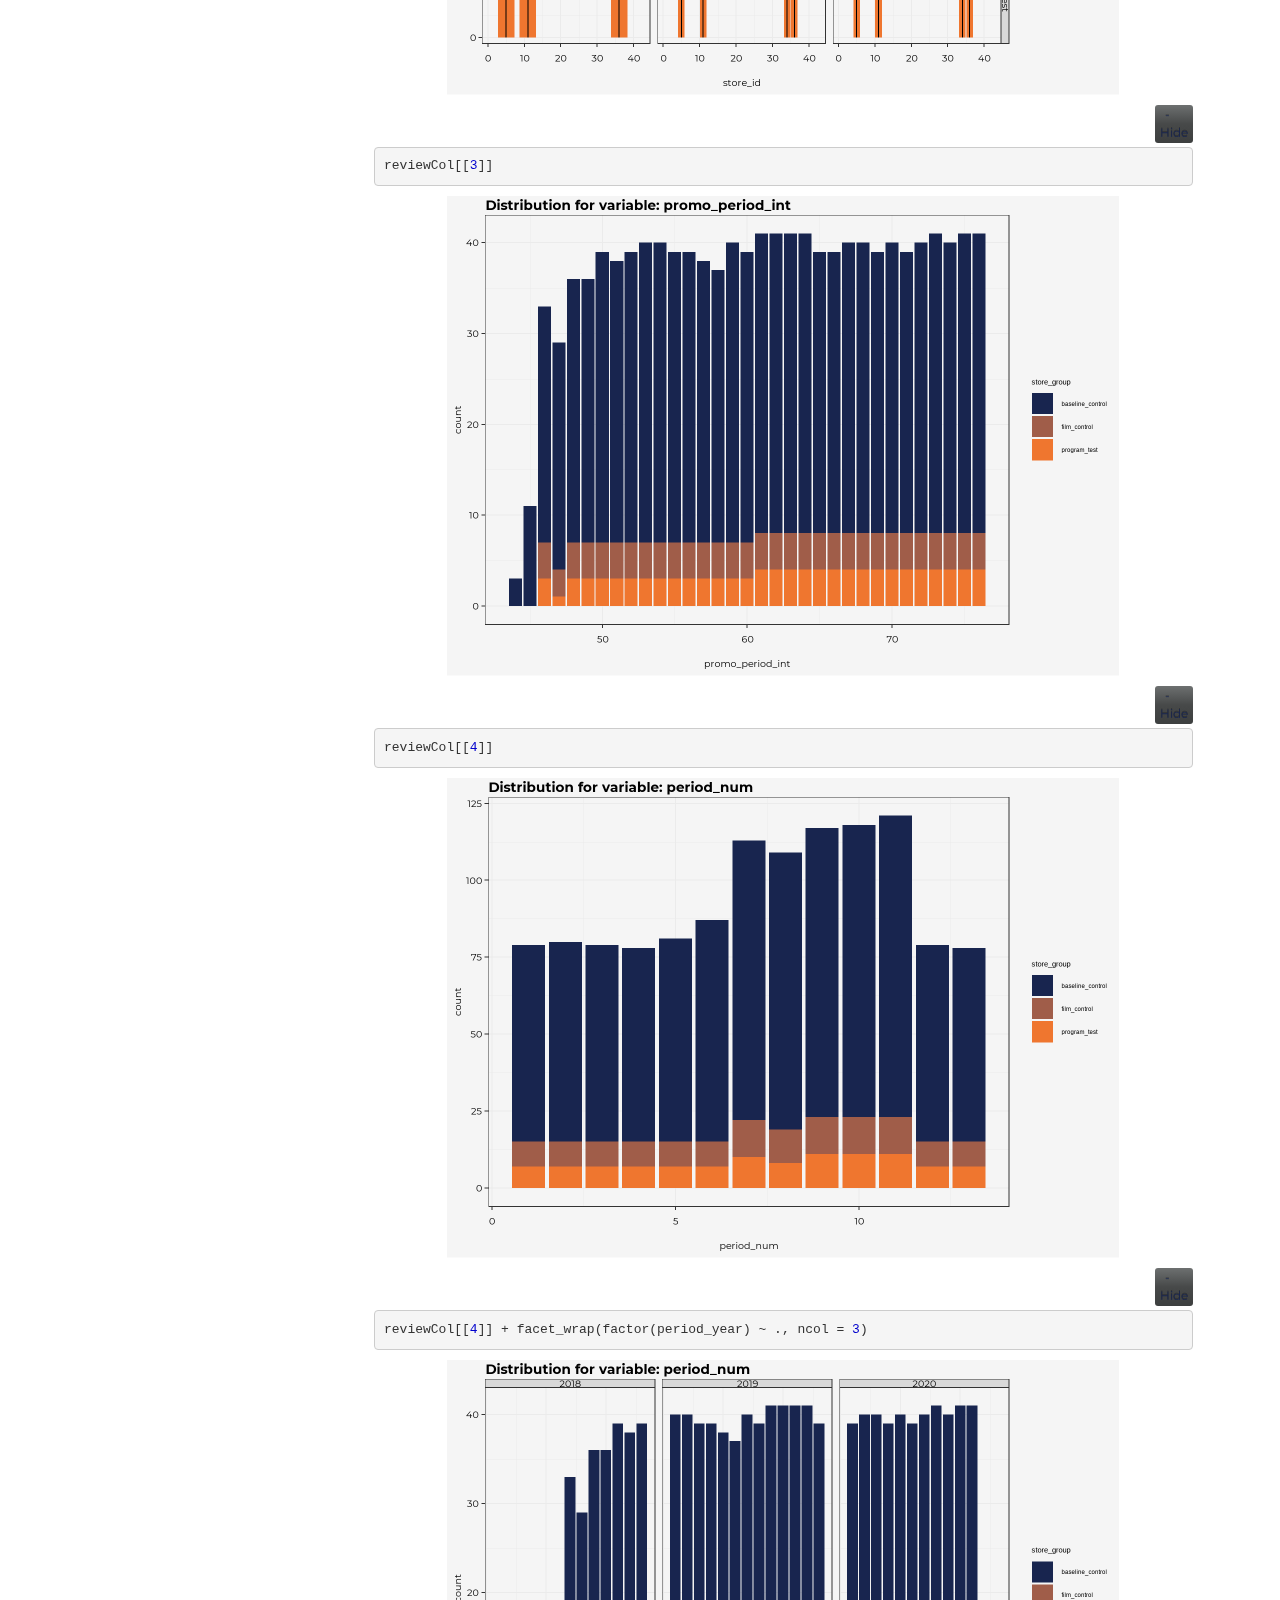
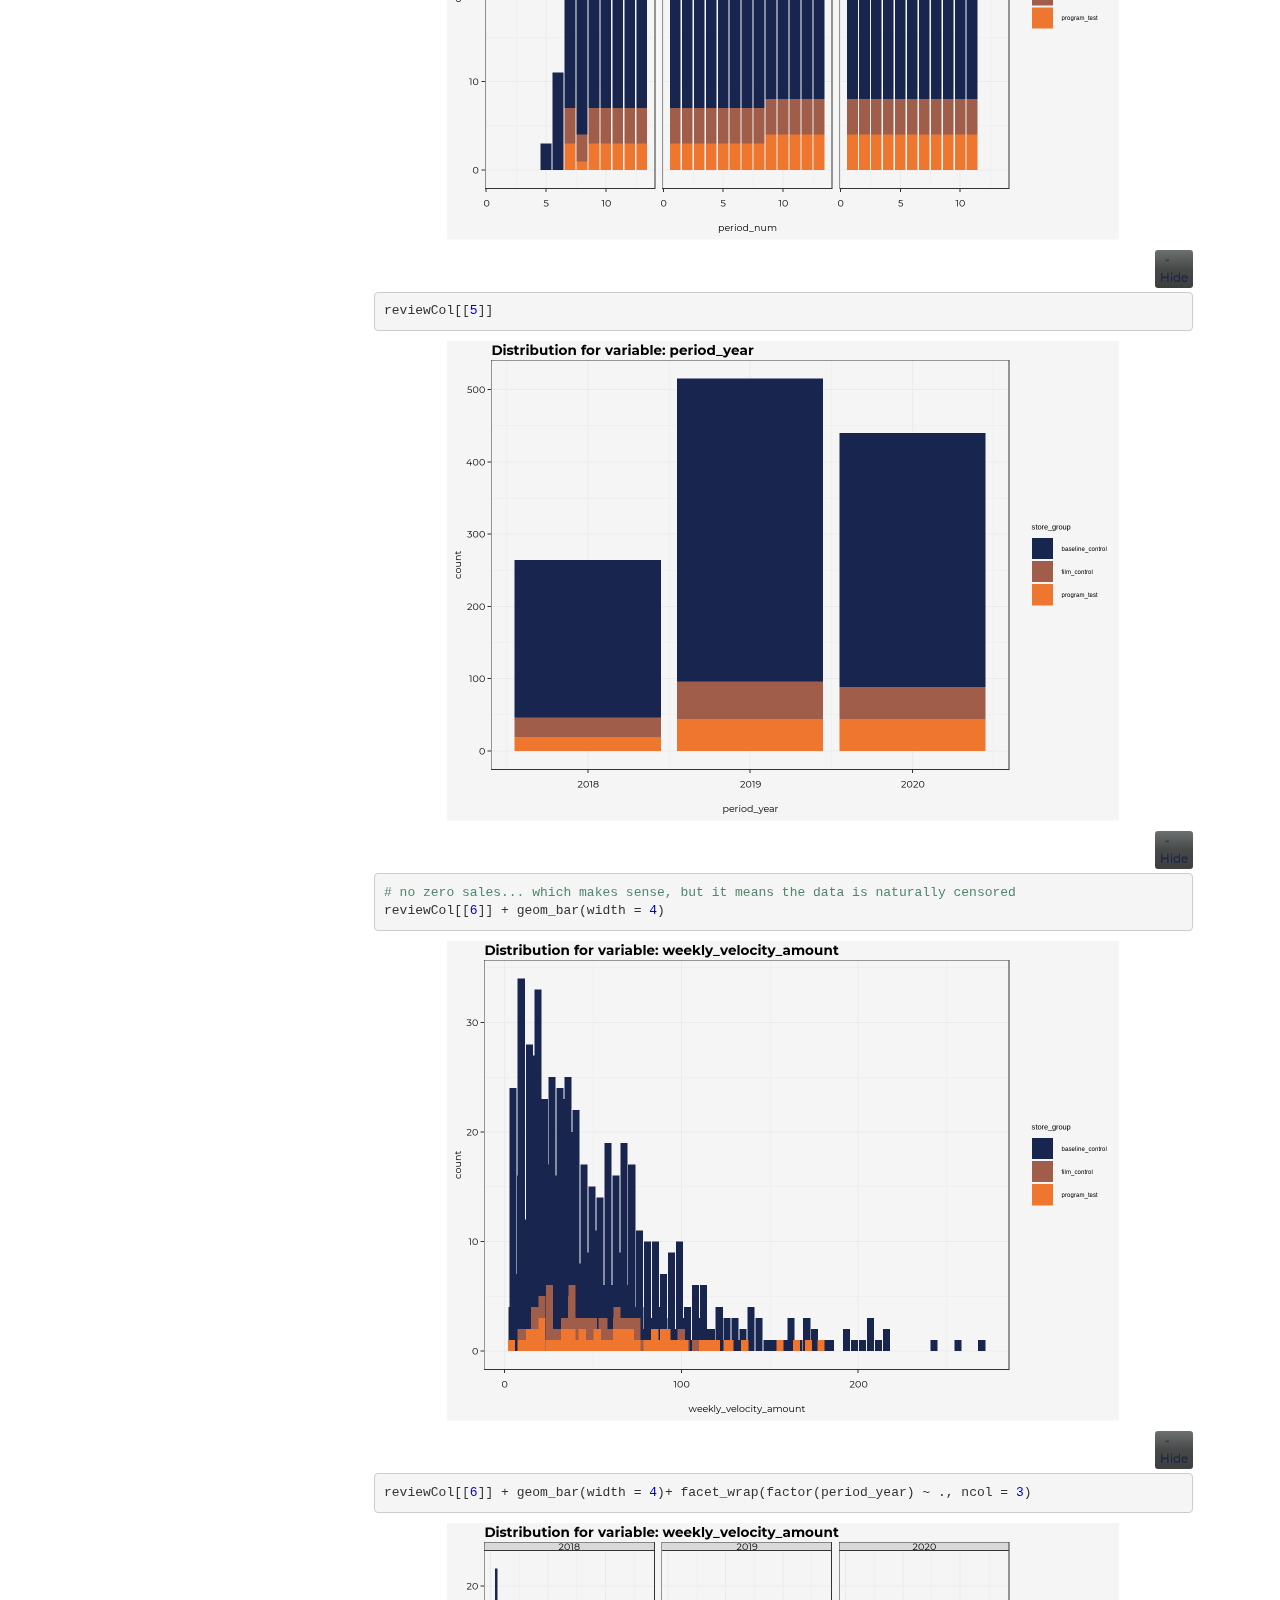
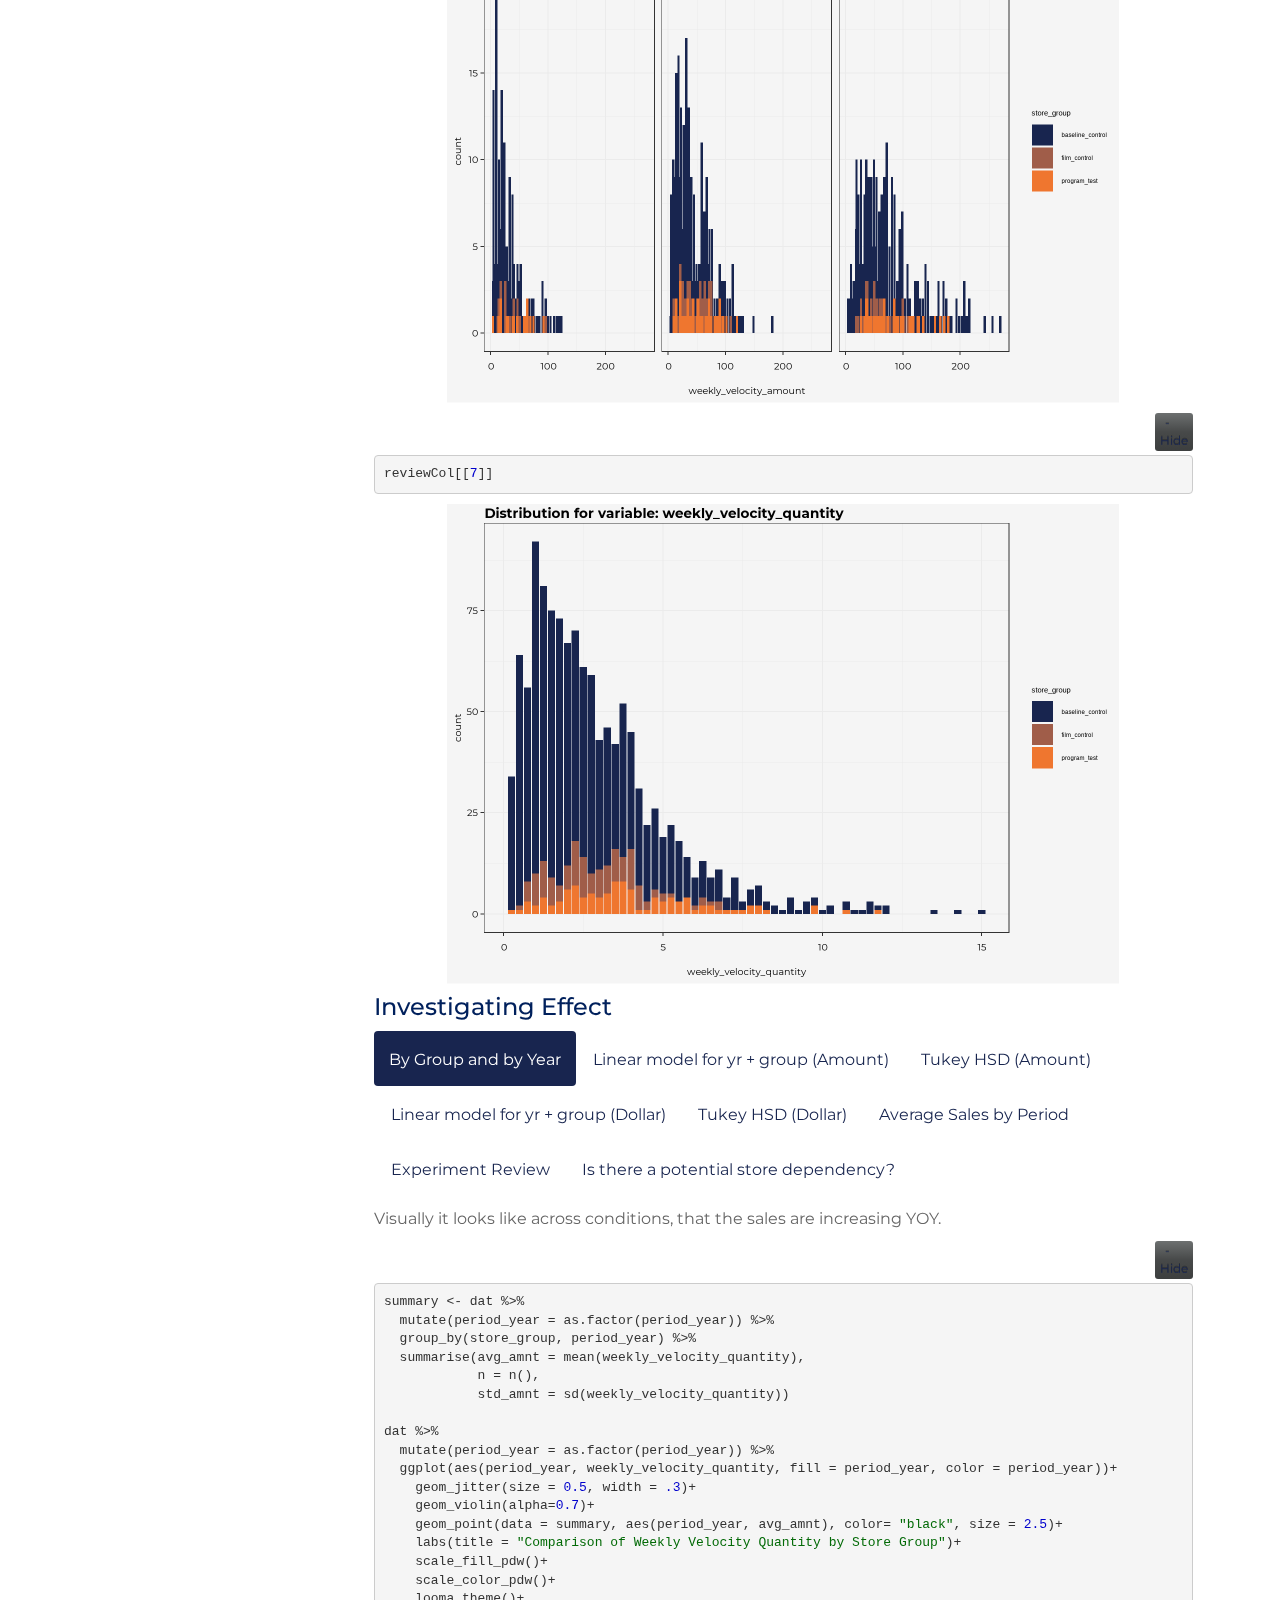
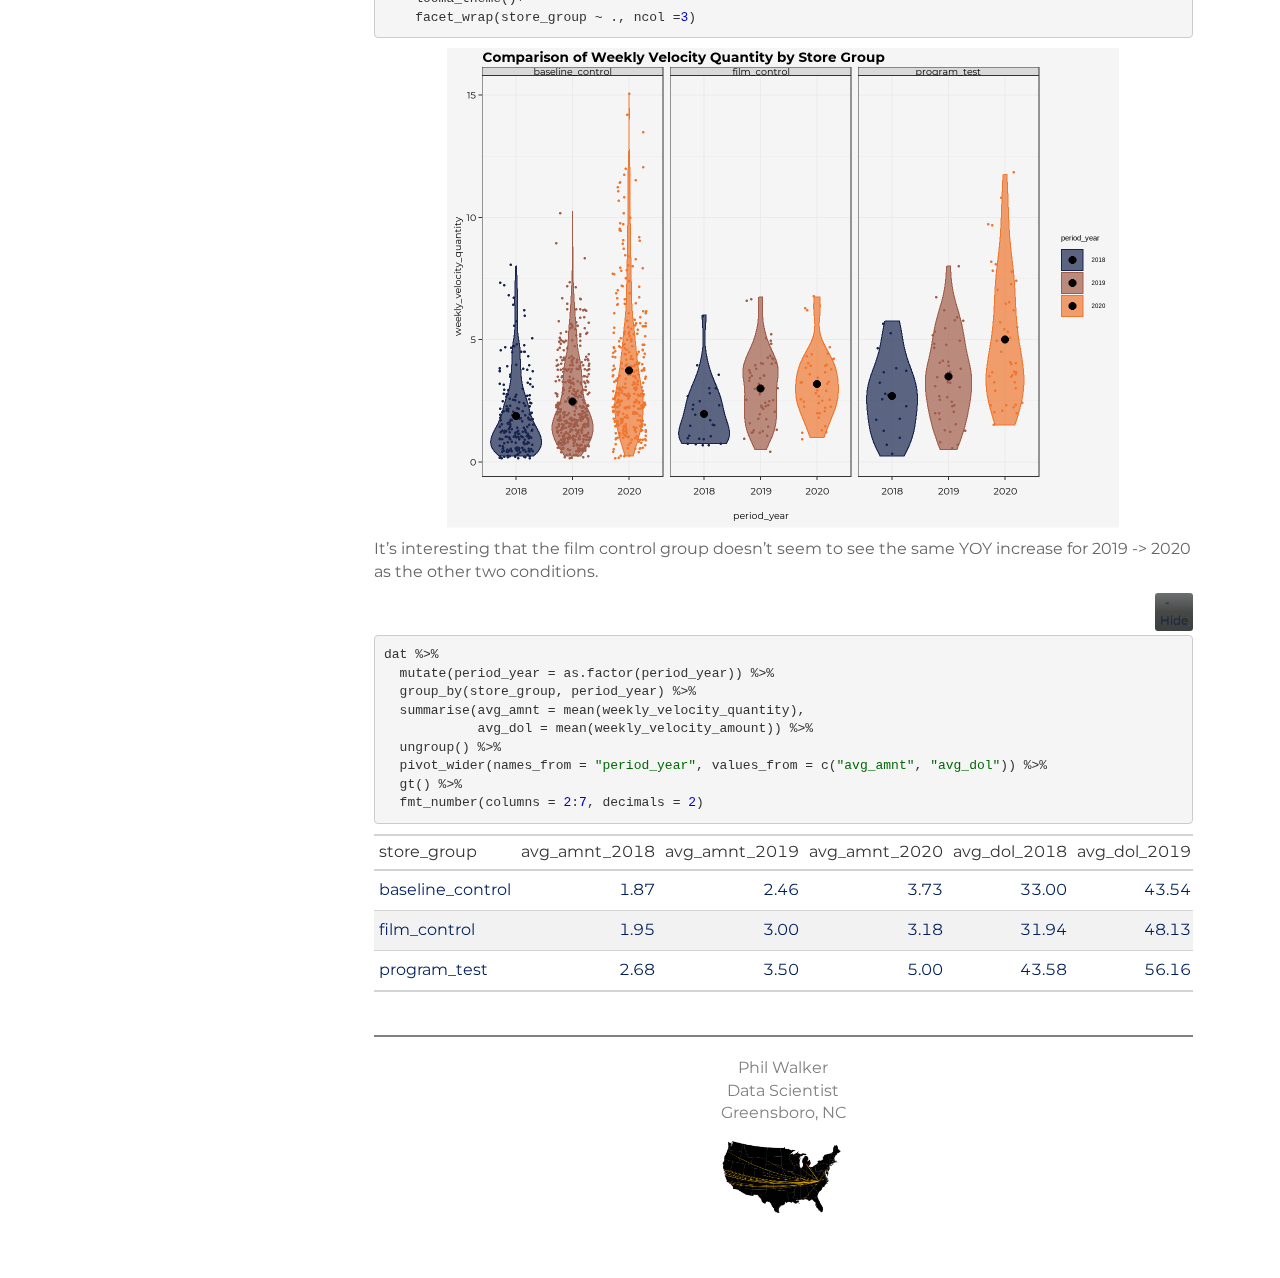
<file: docs/eda.html>
<!DOCTYPE html>

<html>

<head>

<meta charset="utf-8" />
<meta name="generator" content="pandoc" />
<meta http-equiv="X-UA-Compatible" content="IE=EDGE" />




<title>Methodology</title>

<script src="site_libs/header-attrs-2.6/header-attrs.js"></script>
<script src="site_libs/jquery-3.5.1/jquery.min.js"></script>
<meta name="viewport" content="width=device-width, initial-scale=1" />
<link href="site_libs/bootstrap-3.3.5/css/spacelab.min.css" rel="stylesheet" />
<script src="site_libs/bootstrap-3.3.5/js/bootstrap.min.js"></script>
<script src="site_libs/bootstrap-3.3.5/shim/html5shiv.min.js"></script>
<script src="site_libs/bootstrap-3.3.5/shim/respond.min.js"></script>
<script src="site_libs/jqueryui-1.11.4/jquery-ui.min.js"></script>
<link href="site_libs/tocify-1.9.1/jquery.tocify.css" rel="stylesheet" />
<script src="site_libs/tocify-1.9.1/jquery.tocify.js"></script>
<script src="site_libs/navigation-1.1/tabsets.js"></script>
<script src="site_libs/navigation-1.1/codefolding.js"></script>
<link href="site_libs/highlightjs-9.12.0/textmate.css" rel="stylesheet" />
<script src="site_libs/highlightjs-9.12.0/highlight.js"></script>
<link href="site_libs/pagedtable-1.1/css/pagedtable.css" rel="stylesheet" />
<script src="site_libs/pagedtable-1.1/js/pagedtable.js"></script>
<script src="site_libs/htmlwidgets-1.5.3/htmlwidgets.js"></script>
<link href="site_libs/datatables-css-0.0.0/datatables-crosstalk.css" rel="stylesheet" />
<script src="site_libs/datatables-binding-0.17/datatables.js"></script>
<link href="site_libs/dt-core-1.10.20/css/jquery.dataTables.min.css" rel="stylesheet" />
<link href="site_libs/dt-core-1.10.20/css/jquery.dataTables.extra.css" rel="stylesheet" />
<script src="site_libs/dt-core-1.10.20/js/jquery.dataTables.min.js"></script>
<link href="site_libs/nouislider-7.0.10/jquery.nouislider.min.css" rel="stylesheet" />
<script src="site_libs/nouislider-7.0.10/jquery.nouislider.min.js"></script>
<link href="site_libs/selectize-0.12.0/selectize.bootstrap3.css" rel="stylesheet" />
<script src="site_libs/selectize-0.12.0/selectize.min.js"></script>
<link href="site_libs/crosstalk-1.1.1/css/crosstalk.css" rel="stylesheet" />
<script src="site_libs/crosstalk-1.1.1/js/crosstalk.min.js"></script>
<link href="site_libs/font-awesome-5.1.0/css/all.css" rel="stylesheet" />
<link href="site_libs/font-awesome-5.1.0/css/v4-shims.css" rel="stylesheet" />
&nbsp;

<style>
#TOC {
  background: url("https://theloomaproject.com/wp-content/uploads/2019/01/looma-logo-dark.png");
  background-size: 45%;
  padding-top:50px !important;
  background-repeat: no-repeat;
  background-position: 50% 5px;
}

</style>

<!--
Background-size: contain was filling all the space, 95% gives it a buffer.
You can remove the margin-top as the background-position takes care of it instead: 
the 50% centers the image left/right and 
the 10px assigns its vertical position 15px down from the top.
-->

<link rel="shortcut icon" href="https://theloomaproject.com/wp-content/uploads/2019/01/cropped-Looma-Quotes-192x192.png">
<link rel="stylesheet" href="https://fonts.googleapis.com/css?family=Montserrat">


&nbsp;

<style type="text/css">
  code{white-space: pre-wrap;}
  span.smallcaps{font-variant: small-caps;}
  span.underline{text-decoration: underline;}
  div.column{display: inline-block; vertical-align: top; width: 50%;}
  div.hanging-indent{margin-left: 1.5em; text-indent: -1.5em;}
  ul.task-list{list-style: none;}
    </style>

<style type="text/css">code{white-space: pre;}</style>
<style type="text/css">
  pre:not([class]) {
    background-color: white;
  }
</style>
<script type="text/javascript">
if (window.hljs) {
  hljs.configure({languages: []});
  hljs.initHighlightingOnLoad();
  if (document.readyState && document.readyState === "complete") {
    window.setTimeout(function() { hljs.initHighlighting(); }, 0);
  }
}
</script>



<style type="text/css">
h1 {
  font-size: 34px;
}
h1.title {
  font-size: 38px;
}
h2 {
  font-size: 30px;
}
h3 {
  font-size: 24px;
}
h4 {
  font-size: 18px;
}
h5 {
  font-size: 16px;
}
h6 {
  font-size: 12px;
}
.table th:not([align]) {
  text-align: left;
}
</style>


<link rel="stylesheet" href="styles.css" type="text/css" />



<style type = "text/css">
.main-container {
  max-width: 940px;
  margin-left: auto;
  margin-right: auto;
}
code {
  color: inherit;
  background-color: rgba(0, 0, 0, 0.04);
}
img {
  max-width:100%;
}
.tabbed-pane {
  padding-top: 12px;
}
.html-widget {
  margin-bottom: 20px;
}
button.code-folding-btn:focus {
  outline: none;
}
summary {
  display: list-item;
}
</style>


<style type="text/css">
/* padding for bootstrap navbar */
body {
  padding-top: 52px;
  padding-bottom: 40px;
}
/* offset scroll position for anchor links (for fixed navbar)  */
.section h1 {
  padding-top: 57px;
  margin-top: -57px;
}
.section h2 {
  padding-top: 57px;
  margin-top: -57px;
}
.section h3 {
  padding-top: 57px;
  margin-top: -57px;
}
.section h4 {
  padding-top: 57px;
  margin-top: -57px;
}
.section h5 {
  padding-top: 57px;
  margin-top: -57px;
}
.section h6 {
  padding-top: 57px;
  margin-top: -57px;
}
.dropdown-submenu {
  position: relative;
}
.dropdown-submenu>.dropdown-menu {
  top: 0;
  left: 100%;
  margin-top: -6px;
  margin-left: -1px;
  border-radius: 0 6px 6px 6px;
}
.dropdown-submenu:hover>.dropdown-menu {
  display: block;
}
.dropdown-submenu>a:after {
  display: block;
  content: " ";
  float: right;
  width: 0;
  height: 0;
  border-color: transparent;
  border-style: solid;
  border-width: 5px 0 5px 5px;
  border-left-color: #cccccc;
  margin-top: 5px;
  margin-right: -10px;
}
.dropdown-submenu:hover>a:after {
  border-left-color: #ffffff;
}
.dropdown-submenu.pull-left {
  float: none;
}
.dropdown-submenu.pull-left>.dropdown-menu {
  left: -100%;
  margin-left: 10px;
  border-radius: 6px 0 6px 6px;
}
</style>

<script>
// manage active state of menu based on current page
$(document).ready(function () {
  // active menu anchor
  href = window.location.pathname
  href = href.substr(href.lastIndexOf('/') + 1)
  if (href === "")
    href = "index.html";
  var menuAnchor = $('a[href="' + href + '"]');

  // mark it active
  menuAnchor.parent().addClass('active');

  // if it's got a parent navbar menu mark it active as well
  menuAnchor.closest('li.dropdown').addClass('active');
});
</script>

<!-- tabsets -->

<style type="text/css">
.tabset-dropdown > .nav-tabs {
  display: inline-table;
  max-height: 500px;
  min-height: 44px;
  overflow-y: auto;
  background: white;
  border: 1px solid #ddd;
  border-radius: 4px;
}

.tabset-dropdown > .nav-tabs > li.active:before {
  content: "";
  font-family: 'Glyphicons Halflings';
  display: inline-block;
  padding: 10px;
  border-right: 1px solid #ddd;
}

.tabset-dropdown > .nav-tabs.nav-tabs-open > li.active:before {
  content: "&#xe258;";
  border: none;
}

.tabset-dropdown > .nav-tabs.nav-tabs-open:before {
  content: "";
  font-family: 'Glyphicons Halflings';
  display: inline-block;
  padding: 10px;
  border-right: 1px solid #ddd;
}

.tabset-dropdown > .nav-tabs > li.active {
  display: block;
}

.tabset-dropdown > .nav-tabs > li > a,
.tabset-dropdown > .nav-tabs > li > a:focus,
.tabset-dropdown > .nav-tabs > li > a:hover {
  border: none;
  display: inline-block;
  border-radius: 4px;
  background-color: transparent;
}

.tabset-dropdown > .nav-tabs.nav-tabs-open > li {
  display: block;
  float: none;
}

.tabset-dropdown > .nav-tabs > li {
  display: none;
}
</style>

<!-- code folding -->
<style type="text/css">
.code-folding-btn { margin-bottom: 4px; }
</style>



<style type="text/css">

#TOC {
  margin: 25px 0px 20px 0px;
}
@media (max-width: 768px) {
#TOC {
  position: relative;
  width: 100%;
}
}

@media print {
.toc-content {
  /* see https://github.com/w3c/csswg-drafts/issues/4434 */
  float: right;
}
}

.toc-content {
  padding-left: 30px;
  padding-right: 40px;
}

div.main-container {
  max-width: 1200px;
}

div.tocify {
  width: 20%;
  max-width: 260px;
  max-height: 85%;
}

@media (min-width: 768px) and (max-width: 991px) {
  div.tocify {
    width: 25%;
  }
}

@media (max-width: 767px) {
  div.tocify {
    width: 100%;
    max-width: none;
  }
}

.tocify ul, .tocify li {
  line-height: 20px;
}

.tocify-subheader .tocify-item {
  font-size: 0.90em;
}

.tocify .list-group-item {
  border-radius: 0px;
}


</style>



</head>

<body>


<div class="container-fluid main-container">


<!-- setup 3col/9col grid for toc_float and main content  -->
<div class="row-fluid">
<div class="col-xs-12 col-sm-4 col-md-3">
<div id="TOC" class="tocify">
</div>
</div>

<div class="toc-content col-xs-12 col-sm-8 col-md-9">




<div class="navbar navbar-default  navbar-fixed-top" role="navigation">
  <div class="container">
    <div class="navbar-header">
      <button type="button" class="navbar-toggle collapsed" data-toggle="collapse" data-target="#navbar">
        <span class="icon-bar"></span>
        <span class="icon-bar"></span>
        <span class="icon-bar"></span>
      </button>
      <a class="navbar-brand" href="index.html">Loop™ Impact Analysis</a>
    </div>
    <div id="navbar" class="navbar-collapse collapse">
      <ul class="nav navbar-nav">
        <li>
  <a href="analysis.html">
    <span class="fas fa-lock-open"></span>
     
    Analysis
  </a>
</li>
<li>
  <a href="eda.html">
    <span class="fas fa-lightbulb"></span>
     
    Methodology
  </a>
</li>
<li>
  <a href="automation.html">
    <span class="fas fa-seedling"></span>
     
    Scaling Analysis
  </a>
</li>
      </ul>
      <ul class="nav navbar-nav navbar-right">
        
      </ul>
    </div><!--/.nav-collapse -->
  </div><!--/.container -->
</div><!--/.navbar -->

<div class="fluid-row" id="header">

<div class="btn-group pull-right">
<button type="button" class="btn btn-default btn-xs dropdown-toggle" data-toggle="dropdown" aria-haspopup="true" aria-expanded="false"><span>Code</span> <span class="caret"></span></button>
<ul class="dropdown-menu" style="min-width: 50px;">
<li><a id="rmd-show-all-code" href="#">Show All Code</a></li>
<li><a id="rmd-hide-all-code" href="#">Hide All Code</a></li>
</ul>
</div>



<h1 class="title toc-ignore">Methodology</h1>
<h4 class="date">Last Updated: 31 January, 2021</h4>

</div>


<div id="goal" class="section level1">
<h1>Goal</h1>
<p>This section is meant to help show my general process around:</p>
<ul>
<li>ingesting the dataset<br />
</li>
<li>exploring the results<br />
</li>
<li>developing the cleaned views</li>
</ul>
<p>I am intentionally not spending a ton of time working to clean up the visuals or extensively documenting the results, but I have enable the “show code” functionality as part of the yaml header for this rmd file (eda.Rmd).</p>
<p>If desired the entirity of the website can be found on github [<a href="https://github.com/phildwalker/looma_audition" class="uri">https://github.com/phildwalker/looma_audition</a>]</p>
</div>
<div id="read-in-data" class="section level1 tabset tabset-pills">
<h1 class="tabset tabset-pills">Read In Data</h1>
<pre class="r"><code>dat &lt;- read_csv(here::here(&quot;data-raw&quot;, &quot;looma_audition_data.csv&quot;))

colnames &lt;- colnames(dat)</code></pre>
<div id="data-notes" class="section level2">
<h2>Data Notes</h2>
<p>The csv file provided contains sample data for analysis. We receive raw data at the transaction level, with one row per customer and item purchased, with timestamps. The sample data is an aggregate of this at the “promotional period” level. Each campaign runs for one promotional period at a time. These periods vary between 3 and 5 weeks in length, so we provide sales in this data as “weekly velocity”, meaning average sales per week during each period.</p>
<p>Specifically, the dataset contains these columns:</p>
<ul>
<li>store_group : which of the three experimental conditions the store falls in<br />
</li>
<li>store_id : ID unique to a physical store<br />
</li>
<li>promo_period_int : unique promo period number ordered in time (this doesn’t provide information you can’t get from period_num and period_year, but it’s convenient)<br />
</li>
<li>period_num : number of the promo period (there are 13 every year)<br />
</li>
<li>period_year: year the period falls in (along with period_num, unique identifies the promo period)<br />
</li>
<li>weekly_velocity_amount : average weekly dollar sales<br />
</li>
<li>weekly_velocity_quantity : average weekly unit sales</li>
</ul>
<p>The data provided is all for one featured product from Brewery A. The experiment was run during period number 11 of 2020. Data is provided back to mid-2018, but don’t feel compelled to incorporate it all in your analysis. What data is most relevant is up to you.</p>
</div>
<div id="summary-of-data" class="section level2">
<h2>Summary of Data</h2>
<pre class="r"><code>glimpse(dat)</code></pre>
<pre><code>## Rows: 1,219
## Columns: 7
## $ store_group              &lt;chr&gt; &quot;baseline_control&quot;, &quot;baseline_control&quot;, &quot;b...
## $ store_id                 &lt;dbl&gt; 1, 2, 3, 3, 4, 5, 1, 4, 6, 3, 7, 4, 4, 8, ...
## $ promo_period_int         &lt;dbl&gt; 46, 46, 50, 62, 63, 64, 65, 66, 68, 68, 69...
## $ period_num               &lt;dbl&gt; 7, 7, 11, 10, 11, 12, 13, 1, 3, 3, 4, 5, 7...
## $ period_year              &lt;dbl&gt; 2018, 2018, 2018, 2019, 2019, 2019, 2019, ...
## $ weekly_velocity_amount   &lt;dbl&gt; 98.68, 120.43, 114.68, 181.65, 112.44, 89....
## $ weekly_velocity_quantity &lt;dbl&gt; 6.75, 7.25, 6.75, 10.25, 6.25, 6.00, 6.75,...</code></pre>
</div>
<div id="check-for-missingness" class="section level2">
<h2>Check for missingness</h2>
<p>Reviewing the chart below we see that we do not have any concerns about variables with missing data, therefore we will not have to take into consideration ways to mitigate/ adjust for missing data.</p>
<pre class="r"><code>naniar::vis_miss(dat)</code></pre>
<p><img src="eda_files/figure-html/unnamed-chunk-3-1.png" width="672" style="display: block; margin: auto;" /></p>
</div>
</div>
<div id="first-pass-review" class="section level1 tabset tabset-pills">
<h1 class="tabset tabset-pills">First Pass Review</h1>
<div id="distributions-of-data" class="section level2">
<h2>Distributions of Data</h2>
<p>Using purrr to run through the distribution of each variable by store group (as we know that is the main indicator for this analysis).</p>
<pre class="r"><code>reviewCol &lt;- 
  purrr::map(colnames,
             ~ dat %&gt;% ggplot(aes_string(.x, fill=&quot;store_group&quot;))+
               geom_bar()+
               scale_fill_pdw()+
               labs(title = glue::glue(&quot;Distribution for variable: {.x}&quot;))+
               looma_theme()
               # theme(plot.title = element_text(size = 15))
)

# reviewCol

reviewCol[[1]]</code></pre>
<p><img src="eda_files/figure-html/unnamed-chunk-4-1.png" width="672" style="display: block; margin: auto;" /></p>
<pre class="r"><code>reviewCol[[2]] + geom_bar(width = 0.0001, alpha = 0.4, color= &quot;black&quot;)+ facet_wrap(store_group ~. , ncol =  1)</code></pre>
<p><img src="eda_files/figure-html/unnamed-chunk-4-2.png" width="672" style="display: block; margin: auto;" /></p>
<pre class="r"><code># the store distribution seems similar for 2019 and 2020
reviewCol[[2]] + geom_bar(width = 0.0001, alpha = 0.4, color= &quot;black&quot;)+ facet_grid(store_group ~factor(period_year))</code></pre>
<p><img src="eda_files/figure-html/unnamed-chunk-4-3.png" width="672" style="display: block; margin: auto;" /></p>
<pre class="r"><code>reviewCol[[3]]</code></pre>
<p><img src="eda_files/figure-html/unnamed-chunk-4-4.png" width="672" style="display: block; margin: auto;" /></p>
<pre class="r"><code>reviewCol[[4]]</code></pre>
<p><img src="eda_files/figure-html/unnamed-chunk-4-5.png" width="672" style="display: block; margin: auto;" /></p>
<pre class="r"><code>reviewCol[[4]] + facet_wrap(factor(period_year) ~ ., ncol = 3)</code></pre>
<p><img src="eda_files/figure-html/unnamed-chunk-4-6.png" width="672" style="display: block; margin: auto;" /></p>
<pre class="r"><code>reviewCol[[5]]</code></pre>
<p><img src="eda_files/figure-html/unnamed-chunk-4-7.png" width="672" style="display: block; margin: auto;" /></p>
<pre class="r"><code># no zero sales... which makes sense, but it means the data is naturally censored
reviewCol[[6]] + geom_bar(width = 4)</code></pre>
<p><img src="eda_files/figure-html/unnamed-chunk-4-8.png" width="672" style="display: block; margin: auto;" /></p>
<pre class="r"><code>reviewCol[[6]] + geom_bar(width = 4)+ facet_wrap(factor(period_year) ~ ., ncol = 3)</code></pre>
<p><img src="eda_files/figure-html/unnamed-chunk-4-9.png" width="672" style="display: block; margin: auto;" /></p>
<pre class="r"><code>reviewCol[[7]]</code></pre>
<p><img src="eda_files/figure-html/unnamed-chunk-4-10.png" width="672" style="display: block; margin: auto;" /></p>
</div>
<div id="avg-velocity-amount" class="section level2">
<h2>Avg Velocity Amount</h2>
<p>This summary would seem to indicate that the mean of the weekly velocity amount (average weekly dollars in sales) were higher for s</p>
<pre class="r"><code>summary &lt;- dat %&gt;% 
  group_by(store_group) %&gt;% 
  summarise(avg_amnt = mean(weekly_velocity_amount),
            n = n(),
            std_amnt = sd(weekly_velocity_amount))

dat %&gt;% 
  ggplot(aes(store_group, weekly_velocity_amount, fill = store_group, color = store_group))+
    geom_jitter(size = 0.5, width = .3)+
    geom_violin(alpha=0.7)+
    geom_point(data = summary, aes(store_group, avg_amnt), color= &quot;black&quot;, size = 2.5)+
    labs(title = &quot;Comparison of Weekly Velocity Amount by Store Group&quot;)+
    scale_fill_pdw()+
    scale_color_pdw()+
    looma_theme()</code></pre>
<p><img src="eda_files/figure-html/unnamed-chunk-5-1.png" width="672" style="display: block; margin: auto;" /></p>
<pre class="r"><code>summary %&gt;% 
  gt() %&gt;% 
  fmt_number(columns = c(2,4), decimals = 2)</code></pre>
<style>html {
  font-family: -apple-system, BlinkMacSystemFont, 'Segoe UI', Roboto, Oxygen, Ubuntu, Cantarell, 'Helvetica Neue', 'Fira Sans', 'Droid Sans', Arial, sans-serif;
}

#uedplclcai .gt_table {
  display: table;
  border-collapse: collapse;
  margin-left: auto;
  margin-right: auto;
  color: #333333;
  font-size: 16px;
  font-weight: normal;
  font-style: normal;
  background-color: #FFFFFF;
  width: auto;
  border-top-style: solid;
  border-top-width: 2px;
  border-top-color: #A8A8A8;
  border-right-style: none;
  border-right-width: 2px;
  border-right-color: #D3D3D3;
  border-bottom-style: solid;
  border-bottom-width: 2px;
  border-bottom-color: #A8A8A8;
  border-left-style: none;
  border-left-width: 2px;
  border-left-color: #D3D3D3;
}

#uedplclcai .gt_heading {
  background-color: #FFFFFF;
  text-align: center;
  border-bottom-color: #FFFFFF;
  border-left-style: none;
  border-left-width: 1px;
  border-left-color: #D3D3D3;
  border-right-style: none;
  border-right-width: 1px;
  border-right-color: #D3D3D3;
}

#uedplclcai .gt_title {
  color: #333333;
  font-size: 125%;
  font-weight: initial;
  padding-top: 4px;
  padding-bottom: 4px;
  border-bottom-color: #FFFFFF;
  border-bottom-width: 0;
}

#uedplclcai .gt_subtitle {
  color: #333333;
  font-size: 85%;
  font-weight: initial;
  padding-top: 0;
  padding-bottom: 4px;
  border-top-color: #FFFFFF;
  border-top-width: 0;
}

#uedplclcai .gt_bottom_border {
  border-bottom-style: solid;
  border-bottom-width: 2px;
  border-bottom-color: #D3D3D3;
}

#uedplclcai .gt_col_headings {
  border-top-style: solid;
  border-top-width: 2px;
  border-top-color: #D3D3D3;
  border-bottom-style: solid;
  border-bottom-width: 2px;
  border-bottom-color: #D3D3D3;
  border-left-style: none;
  border-left-width: 1px;
  border-left-color: #D3D3D3;
  border-right-style: none;
  border-right-width: 1px;
  border-right-color: #D3D3D3;
}

#uedplclcai .gt_col_heading {
  color: #333333;
  background-color: #FFFFFF;
  font-size: 100%;
  font-weight: normal;
  text-transform: inherit;
  border-left-style: none;
  border-left-width: 1px;
  border-left-color: #D3D3D3;
  border-right-style: none;
  border-right-width: 1px;
  border-right-color: #D3D3D3;
  vertical-align: bottom;
  padding-top: 5px;
  padding-bottom: 6px;
  padding-left: 5px;
  padding-right: 5px;
  overflow-x: hidden;
}

#uedplclcai .gt_column_spanner_outer {
  color: #333333;
  background-color: #FFFFFF;
  font-size: 100%;
  font-weight: normal;
  text-transform: inherit;
  padding-top: 0;
  padding-bottom: 0;
  padding-left: 4px;
  padding-right: 4px;
}

#uedplclcai .gt_column_spanner_outer:first-child {
  padding-left: 0;
}

#uedplclcai .gt_column_spanner_outer:last-child {
  padding-right: 0;
}

#uedplclcai .gt_column_spanner {
  border-bottom-style: solid;
  border-bottom-width: 2px;
  border-bottom-color: #D3D3D3;
  vertical-align: bottom;
  padding-top: 5px;
  padding-bottom: 6px;
  overflow-x: hidden;
  display: inline-block;
  width: 100%;
}

#uedplclcai .gt_group_heading {
  padding: 8px;
  color: #333333;
  background-color: #FFFFFF;
  font-size: 100%;
  font-weight: initial;
  text-transform: inherit;
  border-top-style: solid;
  border-top-width: 2px;
  border-top-color: #D3D3D3;
  border-bottom-style: solid;
  border-bottom-width: 2px;
  border-bottom-color: #D3D3D3;
  border-left-style: none;
  border-left-width: 1px;
  border-left-color: #D3D3D3;
  border-right-style: none;
  border-right-width: 1px;
  border-right-color: #D3D3D3;
  vertical-align: middle;
}

#uedplclcai .gt_empty_group_heading {
  padding: 0.5px;
  color: #333333;
  background-color: #FFFFFF;
  font-size: 100%;
  font-weight: initial;
  border-top-style: solid;
  border-top-width: 2px;
  border-top-color: #D3D3D3;
  border-bottom-style: solid;
  border-bottom-width: 2px;
  border-bottom-color: #D3D3D3;
  vertical-align: middle;
}

#uedplclcai .gt_from_md > :first-child {
  margin-top: 0;
}

#uedplclcai .gt_from_md > :last-child {
  margin-bottom: 0;
}

#uedplclcai .gt_row {
  padding-top: 8px;
  padding-bottom: 8px;
  padding-left: 5px;
  padding-right: 5px;
  margin: 10px;
  border-top-style: solid;
  border-top-width: 1px;
  border-top-color: #D3D3D3;
  border-left-style: none;
  border-left-width: 1px;
  border-left-color: #D3D3D3;
  border-right-style: none;
  border-right-width: 1px;
  border-right-color: #D3D3D3;
  vertical-align: middle;
  overflow-x: hidden;
}

#uedplclcai .gt_stub {
  color: #333333;
  background-color: #FFFFFF;
  font-size: 100%;
  font-weight: initial;
  text-transform: inherit;
  border-right-style: solid;
  border-right-width: 2px;
  border-right-color: #D3D3D3;
  padding-left: 12px;
}

#uedplclcai .gt_summary_row {
  color: #333333;
  background-color: #FFFFFF;
  text-transform: inherit;
  padding-top: 8px;
  padding-bottom: 8px;
  padding-left: 5px;
  padding-right: 5px;
}

#uedplclcai .gt_first_summary_row {
  padding-top: 8px;
  padding-bottom: 8px;
  padding-left: 5px;
  padding-right: 5px;
  border-top-style: solid;
  border-top-width: 2px;
  border-top-color: #D3D3D3;
}

#uedplclcai .gt_grand_summary_row {
  color: #333333;
  background-color: #FFFFFF;
  text-transform: inherit;
  padding-top: 8px;
  padding-bottom: 8px;
  padding-left: 5px;
  padding-right: 5px;
}

#uedplclcai .gt_first_grand_summary_row {
  padding-top: 8px;
  padding-bottom: 8px;
  padding-left: 5px;
  padding-right: 5px;
  border-top-style: double;
  border-top-width: 6px;
  border-top-color: #D3D3D3;
}

#uedplclcai .gt_striped {
  background-color: rgba(128, 128, 128, 0.05);
}

#uedplclcai .gt_table_body {
  border-top-style: solid;
  border-top-width: 2px;
  border-top-color: #D3D3D3;
  border-bottom-style: solid;
  border-bottom-width: 2px;
  border-bottom-color: #D3D3D3;
}

#uedplclcai .gt_footnotes {
  color: #333333;
  background-color: #FFFFFF;
  border-bottom-style: none;
  border-bottom-width: 2px;
  border-bottom-color: #D3D3D3;
  border-left-style: none;
  border-left-width: 2px;
  border-left-color: #D3D3D3;
  border-right-style: none;
  border-right-width: 2px;
  border-right-color: #D3D3D3;
}

#uedplclcai .gt_footnote {
  margin: 0px;
  font-size: 90%;
  padding: 4px;
}

#uedplclcai .gt_sourcenotes {
  color: #333333;
  background-color: #FFFFFF;
  border-bottom-style: none;
  border-bottom-width: 2px;
  border-bottom-color: #D3D3D3;
  border-left-style: none;
  border-left-width: 2px;
  border-left-color: #D3D3D3;
  border-right-style: none;
  border-right-width: 2px;
  border-right-color: #D3D3D3;
}

#uedplclcai .gt_sourcenote {
  font-size: 90%;
  padding: 4px;
}

#uedplclcai .gt_left {
  text-align: left;
}

#uedplclcai .gt_center {
  text-align: center;
}

#uedplclcai .gt_right {
  text-align: right;
  font-variant-numeric: tabular-nums;
}

#uedplclcai .gt_font_normal {
  font-weight: normal;
}

#uedplclcai .gt_font_bold {
  font-weight: bold;
}

#uedplclcai .gt_font_italic {
  font-style: italic;
}

#uedplclcai .gt_super {
  font-size: 65%;
}

#uedplclcai .gt_footnote_marks {
  font-style: italic;
  font-size: 65%;
}
</style>
<div id="uedplclcai" style="overflow-x:auto;overflow-y:auto;width:auto;height:auto;"><table class="gt_table">
  
  <thead class="gt_col_headings">
    <tr>
      <th class="gt_col_heading gt_columns_bottom_border gt_left" rowspan="1" colspan="1">store_group</th>
      <th class="gt_col_heading gt_columns_bottom_border gt_right" rowspan="1" colspan="1">avg_amnt</th>
      <th class="gt_col_heading gt_columns_bottom_border gt_center" rowspan="1" colspan="1">n</th>
      <th class="gt_col_heading gt_columns_bottom_border gt_right" rowspan="1" colspan="1">std_amnt</th>
    </tr>
  </thead>
  <tbody class="gt_table_body">
    <tr>
      <td class="gt_row gt_left">baseline_control</td>
      <td class="gt_row gt_right">49.59</td>
      <td class="gt_row gt_center">989</td>
      <td class="gt_row gt_right">39.04</td>
    </tr>
    <tr>
      <td class="gt_row gt_left">film_control</td>
      <td class="gt_row gt_right">45.96</td>
      <td class="gt_row gt_center">123</td>
      <td class="gt_row gt_right">21.98</td>
    </tr>
    <tr>
      <td class="gt_row gt_left">program_test</td>
      <td class="gt_row gt_right">64.55</td>
      <td class="gt_row gt_center">107</td>
      <td class="gt_row gt_right">35.75</td>
    </tr>
  </tbody>
  
  
</table></div>
<p>Using an anova to see if the differences are statistically significant. We would conclude that one or more of the group’s weekly velocity amounts are statisically different</p>
<pre class="r"><code>observed_f_statistic &lt;-dat %&gt;%
  specify(weekly_velocity_amount ~ store_group) %&gt;%
  calculate(stat = &quot;F&quot;)


# visualize the theoretical null distribution and test statistic
dat %&gt;%
  specify(weekly_velocity_amount ~ store_group) %&gt;%
  hypothesize(null = &quot;independence&quot;) %&gt;%
  visualize(method = &quot;theoretical&quot;) + 
  shade_p_value(observed_f_statistic,
                direction = &quot;greater&quot;)</code></pre>
<p><img src="eda_files/figure-html/unnamed-chunk-6-1.png" width="672" style="display: block; margin: auto;" /></p>
<pre class="r"><code># generate the null distribution using randomization
null_distribution &lt;- dat %&gt;%
  specify(weekly_velocity_amount ~ store_group) %&gt;%
  hypothesize(null = &quot;independence&quot;) %&gt;%
  generate(reps = 1000, type = &quot;permute&quot;) %&gt;%
  calculate(stat = &quot;F&quot;)

# calculate the p value from the observed statistic and null distribution
p_value &lt;- null_distribution %&gt;%
  get_p_value(obs_stat = observed_f_statistic,
              direction = &quot;greater&quot;)

p_value</code></pre>
<div data-pagedtable="false">
<script data-pagedtable-source type="application/json">
{"columns":[{"label":["p_value"],"name":[1],"type":["dbl"],"align":["right"]}],"data":[{"1":"0"}],"options":{"columns":{"min":{},"max":[10]},"rows":{"min":[10],"max":[10]},"pages":{}}}
  </script>
</div>
</div>
<div id="avg-velocity-quantity" class="section level2">
<h2>Avg Velocity Quantity</h2>
<p>This summary would seem to indicate that the mean of the weekly velocity amount (average weekly dollars in sales) were higher for s</p>
<pre class="r"><code>summary &lt;- dat %&gt;% 
  group_by(store_group) %&gt;% 
  summarise(avg_amnt = mean(weekly_velocity_quantity),
            n = n(),
            std_amnt = sd(weekly_velocity_quantity))

dat %&gt;% 
  ggplot(aes(store_group, weekly_velocity_quantity, fill = store_group, color = store_group))+
    geom_jitter(size = 0.5, width = .3)+
    geom_violin(alpha=0.7)+
    geom_point(data = summary, aes(store_group, avg_amnt), color= &quot;black&quot;, size = 2.5)+
    labs(title = &quot;Comparison of Weekly Velocity Quantity by Store Group&quot;)+
    scale_fill_pdw()+
    scale_color_pdw()+
    looma_theme()</code></pre>
<p><img src="eda_files/figure-html/unnamed-chunk-7-1.png" width="672" style="display: block; margin: auto;" /></p>
<pre class="r"><code>summary %&gt;% 
  gt() %&gt;% 
  fmt_number(columns = c(2,4), decimals = 2)</code></pre>
<style>html {
  font-family: -apple-system, BlinkMacSystemFont, 'Segoe UI', Roboto, Oxygen, Ubuntu, Cantarell, 'Helvetica Neue', 'Fira Sans', 'Droid Sans', Arial, sans-serif;
}

#spdswmtyin .gt_table {
  display: table;
  border-collapse: collapse;
  margin-left: auto;
  margin-right: auto;
  color: #333333;
  font-size: 16px;
  font-weight: normal;
  font-style: normal;
  background-color: #FFFFFF;
  width: auto;
  border-top-style: solid;
  border-top-width: 2px;
  border-top-color: #A8A8A8;
  border-right-style: none;
  border-right-width: 2px;
  border-right-color: #D3D3D3;
  border-bottom-style: solid;
  border-bottom-width: 2px;
  border-bottom-color: #A8A8A8;
  border-left-style: none;
  border-left-width: 2px;
  border-left-color: #D3D3D3;
}

#spdswmtyin .gt_heading {
  background-color: #FFFFFF;
  text-align: center;
  border-bottom-color: #FFFFFF;
  border-left-style: none;
  border-left-width: 1px;
  border-left-color: #D3D3D3;
  border-right-style: none;
  border-right-width: 1px;
  border-right-color: #D3D3D3;
}

#spdswmtyin .gt_title {
  color: #333333;
  font-size: 125%;
  font-weight: initial;
  padding-top: 4px;
  padding-bottom: 4px;
  border-bottom-color: #FFFFFF;
  border-bottom-width: 0;
}

#spdswmtyin .gt_subtitle {
  color: #333333;
  font-size: 85%;
  font-weight: initial;
  padding-top: 0;
  padding-bottom: 4px;
  border-top-color: #FFFFFF;
  border-top-width: 0;
}

#spdswmtyin .gt_bottom_border {
  border-bottom-style: solid;
  border-bottom-width: 2px;
  border-bottom-color: #D3D3D3;
}

#spdswmtyin .gt_col_headings {
  border-top-style: solid;
  border-top-width: 2px;
  border-top-color: #D3D3D3;
  border-bottom-style: solid;
  border-bottom-width: 2px;
  border-bottom-color: #D3D3D3;
  border-left-style: none;
  border-left-width: 1px;
  border-left-color: #D3D3D3;
  border-right-style: none;
  border-right-width: 1px;
  border-right-color: #D3D3D3;
}

#spdswmtyin .gt_col_heading {
  color: #333333;
  background-color: #FFFFFF;
  font-size: 100%;
  font-weight: normal;
  text-transform: inherit;
  border-left-style: none;
  border-left-width: 1px;
  border-left-color: #D3D3D3;
  border-right-style: none;
  border-right-width: 1px;
  border-right-color: #D3D3D3;
  vertical-align: bottom;
  padding-top: 5px;
  padding-bottom: 6px;
  padding-left: 5px;
  padding-right: 5px;
  overflow-x: hidden;
}

#spdswmtyin .gt_column_spanner_outer {
  color: #333333;
  background-color: #FFFFFF;
  font-size: 100%;
  font-weight: normal;
  text-transform: inherit;
  padding-top: 0;
  padding-bottom: 0;
  padding-left: 4px;
  padding-right: 4px;
}

#spdswmtyin .gt_column_spanner_outer:first-child {
  padding-left: 0;
}

#spdswmtyin .gt_column_spanner_outer:last-child {
  padding-right: 0;
}

#spdswmtyin .gt_column_spanner {
  border-bottom-style: solid;
  border-bottom-width: 2px;
  border-bottom-color: #D3D3D3;
  vertical-align: bottom;
  padding-top: 5px;
  padding-bottom: 6px;
  overflow-x: hidden;
  display: inline-block;
  width: 100%;
}

#spdswmtyin .gt_group_heading {
  padding: 8px;
  color: #333333;
  background-color: #FFFFFF;
  font-size: 100%;
  font-weight: initial;
  text-transform: inherit;
  border-top-style: solid;
  border-top-width: 2px;
  border-top-color: #D3D3D3;
  border-bottom-style: solid;
  border-bottom-width: 2px;
  border-bottom-color: #D3D3D3;
  border-left-style: none;
  border-left-width: 1px;
  border-left-color: #D3D3D3;
  border-right-style: none;
  border-right-width: 1px;
  border-right-color: #D3D3D3;
  vertical-align: middle;
}

#spdswmtyin .gt_empty_group_heading {
  padding: 0.5px;
  color: #333333;
  background-color: #FFFFFF;
  font-size: 100%;
  font-weight: initial;
  border-top-style: solid;
  border-top-width: 2px;
  border-top-color: #D3D3D3;
  border-bottom-style: solid;
  border-bottom-width: 2px;
  border-bottom-color: #D3D3D3;
  vertical-align: middle;
}

#spdswmtyin .gt_from_md > :first-child {
  margin-top: 0;
}

#spdswmtyin .gt_from_md > :last-child {
  margin-bottom: 0;
}

#spdswmtyin .gt_row {
  padding-top: 8px;
  padding-bottom: 8px;
  padding-left: 5px;
  padding-right: 5px;
  margin: 10px;
  border-top-style: solid;
  border-top-width: 1px;
  border-top-color: #D3D3D3;
  border-left-style: none;
  border-left-width: 1px;
  border-left-color: #D3D3D3;
  border-right-style: none;
  border-right-width: 1px;
  border-right-color: #D3D3D3;
  vertical-align: middle;
  overflow-x: hidden;
}

#spdswmtyin .gt_stub {
  color: #333333;
  background-color: #FFFFFF;
  font-size: 100%;
  font-weight: initial;
  text-transform: inherit;
  border-right-style: solid;
  border-right-width: 2px;
  border-right-color: #D3D3D3;
  padding-left: 12px;
}

#spdswmtyin .gt_summary_row {
  color: #333333;
  background-color: #FFFFFF;
  text-transform: inherit;
  padding-top: 8px;
  padding-bottom: 8px;
  padding-left: 5px;
  padding-right: 5px;
}

#spdswmtyin .gt_first_summary_row {
  padding-top: 8px;
  padding-bottom: 8px;
  padding-left: 5px;
  padding-right: 5px;
  border-top-style: solid;
  border-top-width: 2px;
  border-top-color: #D3D3D3;
}

#spdswmtyin .gt_grand_summary_row {
  color: #333333;
  background-color: #FFFFFF;
  text-transform: inherit;
  padding-top: 8px;
  padding-bottom: 8px;
  padding-left: 5px;
  padding-right: 5px;
}

#spdswmtyin .gt_first_grand_summary_row {
  padding-top: 8px;
  padding-bottom: 8px;
  padding-left: 5px;
  padding-right: 5px;
  border-top-style: double;
  border-top-width: 6px;
  border-top-color: #D3D3D3;
}

#spdswmtyin .gt_striped {
  background-color: rgba(128, 128, 128, 0.05);
}

#spdswmtyin .gt_table_body {
  border-top-style: solid;
  border-top-width: 2px;
  border-top-color: #D3D3D3;
  border-bottom-style: solid;
  border-bottom-width: 2px;
  border-bottom-color: #D3D3D3;
}

#spdswmtyin .gt_footnotes {
  color: #333333;
  background-color: #FFFFFF;
  border-bottom-style: none;
  border-bottom-width: 2px;
  border-bottom-color: #D3D3D3;
  border-left-style: none;
  border-left-width: 2px;
  border-left-color: #D3D3D3;
  border-right-style: none;
  border-right-width: 2px;
  border-right-color: #D3D3D3;
}

#spdswmtyin .gt_footnote {
  margin: 0px;
  font-size: 90%;
  padding: 4px;
}

#spdswmtyin .gt_sourcenotes {
  color: #333333;
  background-color: #FFFFFF;
  border-bottom-style: none;
  border-bottom-width: 2px;
  border-bottom-color: #D3D3D3;
  border-left-style: none;
  border-left-width: 2px;
  border-left-color: #D3D3D3;
  border-right-style: none;
  border-right-width: 2px;
  border-right-color: #D3D3D3;
}

#spdswmtyin .gt_sourcenote {
  font-size: 90%;
  padding: 4px;
}

#spdswmtyin .gt_left {
  text-align: left;
}

#spdswmtyin .gt_center {
  text-align: center;
}

#spdswmtyin .gt_right {
  text-align: right;
  font-variant-numeric: tabular-nums;
}

#spdswmtyin .gt_font_normal {
  font-weight: normal;
}

#spdswmtyin .gt_font_bold {
  font-weight: bold;
}

#spdswmtyin .gt_font_italic {
  font-style: italic;
}

#spdswmtyin .gt_super {
  font-size: 65%;
}

#spdswmtyin .gt_footnote_marks {
  font-style: italic;
  font-size: 65%;
}
</style>
<div id="spdswmtyin" style="overflow-x:auto;overflow-y:auto;width:auto;height:auto;"><table class="gt_table">
  
  <thead class="gt_col_headings">
    <tr>
      <th class="gt_col_heading gt_columns_bottom_border gt_left" rowspan="1" colspan="1">store_group</th>
      <th class="gt_col_heading gt_columns_bottom_border gt_right" rowspan="1" colspan="1">avg_amnt</th>
      <th class="gt_col_heading gt_columns_bottom_border gt_center" rowspan="1" colspan="1">n</th>
      <th class="gt_col_heading gt_columns_bottom_border gt_right" rowspan="1" colspan="1">std_amnt</th>
    </tr>
  </thead>
  <tbody class="gt_table_body">
    <tr>
      <td class="gt_row gt_left">baseline_control</td>
      <td class="gt_row gt_right">2.78</td>
      <td class="gt_row gt_center">989</td>
      <td class="gt_row gt_right">2.21</td>
    </tr>
    <tr>
      <td class="gt_row gt_left">film_control</td>
      <td class="gt_row gt_right">2.83</td>
      <td class="gt_row gt_center">123</td>
      <td class="gt_row gt_right">1.41</td>
    </tr>
    <tr>
      <td class="gt_row gt_left">program_test</td>
      <td class="gt_row gt_right">3.97</td>
      <td class="gt_row gt_center">107</td>
      <td class="gt_row gt_right">2.28</td>
    </tr>
  </tbody>
  
  
</table></div>
<p>Using an anova to see if the differences are statistically significant.</p>
<pre class="r"><code>observed_f_statistic &lt;-dat %&gt;%
  specify(weekly_velocity_quantity ~ store_group) %&gt;%
  calculate(stat = &quot;F&quot;)


# visualize the theoretical null distribution and test statistic
dat %&gt;%
  specify(weekly_velocity_quantity ~ store_group) %&gt;%
  hypothesize(null = &quot;independence&quot;) %&gt;%
  visualize(method = &quot;theoretical&quot;) + 
  shade_p_value(observed_f_statistic,
                direction = &quot;greater&quot;)</code></pre>
<p><img src="eda_files/figure-html/unnamed-chunk-8-1.png" width="672" style="display: block; margin: auto;" /></p>
<pre class="r"><code># generate the null distribution using randomization
null_distribution &lt;- dat %&gt;%
  specify(weekly_velocity_quantity ~ store_group) %&gt;%
  hypothesize(null = &quot;independence&quot;) %&gt;%
  generate(reps = 1000, type = &quot;permute&quot;) %&gt;%
  calculate(stat = &quot;F&quot;)

# calculate the p value from the observed statistic and null distribution
p_value &lt;- null_distribution %&gt;%
  get_p_value(obs_stat = observed_f_statistic,
              direction = &quot;greater&quot;)

p_value</code></pre>
<div data-pagedtable="false">
<script data-pagedtable-source type="application/json">
{"columns":[{"label":["p_value"],"name":[1],"type":["dbl"],"align":["right"]}],"data":[{"1":"0"}],"options":{"columns":{"min":{},"max":[10]},"rows":{"min":[10],"max":[10]},"pages":{}}}
  </script>
</div>
</div>
</div>
<div id="investigating-effect" class="section level1 tabset tabset-pills">
<h1 class="tabset tabset-pills">Investigating Effect</h1>
<div id="by-group-and-by-year" class="section level2">
<h2>By Group and by Year</h2>
<p>Visually it looks like across conditions, that the sales are increasing YOY.</p>
<pre class="r"><code>summary &lt;- dat %&gt;% 
  mutate(period_year = as.factor(period_year)) %&gt;% 
  group_by(store_group, period_year) %&gt;% 
  summarise(avg_amnt = mean(weekly_velocity_quantity),
            n = n(),
            std_amnt = sd(weekly_velocity_quantity))

dat %&gt;% 
  mutate(period_year = as.factor(period_year)) %&gt;% 
  ggplot(aes(period_year, weekly_velocity_quantity, fill = period_year, color = period_year))+
    geom_jitter(size = 0.5, width = .3)+
    geom_violin(alpha=0.7)+
    geom_point(data = summary, aes(period_year, avg_amnt), color= &quot;black&quot;, size = 2.5)+
    labs(title = &quot;Comparison of Weekly Velocity Quantity by Store Group&quot;)+
    scale_fill_pdw()+
    scale_color_pdw()+
    looma_theme()+
    facet_wrap(store_group ~ ., ncol =3)</code></pre>
<p><img src="eda_files/figure-html/unnamed-chunk-9-1.png" width="672" style="display: block; margin: auto;" /></p>
<p>It’s interesting that the film control group doesn’t seem to see the same YOY increase for 2019 -&gt; 2020 as the other two conditions.</p>
<pre class="r"><code>dat %&gt;% 
  mutate(period_year = as.factor(period_year)) %&gt;% 
  group_by(store_group, period_year) %&gt;% 
  summarise(avg_amnt = mean(weekly_velocity_quantity),
            avg_dol = mean(weekly_velocity_amount)) %&gt;%
  ungroup() %&gt;% 
  pivot_wider(names_from = &quot;period_year&quot;, values_from = c(&quot;avg_amnt&quot;, &quot;avg_dol&quot;)) %&gt;% 
  gt() %&gt;% 
  fmt_number(columns = 2:7, decimals = 2)</code></pre>
<style>html {
  font-family: -apple-system, BlinkMacSystemFont, 'Segoe UI', Roboto, Oxygen, Ubuntu, Cantarell, 'Helvetica Neue', 'Fira Sans', 'Droid Sans', Arial, sans-serif;
}

#agpdgrqdce .gt_table {
  display: table;
  border-collapse: collapse;
  margin-left: auto;
  margin-right: auto;
  color: #333333;
  font-size: 16px;
  font-weight: normal;
  font-style: normal;
  background-color: #FFFFFF;
  width: auto;
  border-top-style: solid;
  border-top-width: 2px;
  border-top-color: #A8A8A8;
  border-right-style: none;
  border-right-width: 2px;
  border-right-color: #D3D3D3;
  border-bottom-style: solid;
  border-bottom-width: 2px;
  border-bottom-color: #A8A8A8;
  border-left-style: none;
  border-left-width: 2px;
  border-left-color: #D3D3D3;
}

#agpdgrqdce .gt_heading {
  background-color: #FFFFFF;
  text-align: center;
  border-bottom-color: #FFFFFF;
  border-left-style: none;
  border-left-width: 1px;
  border-left-color: #D3D3D3;
  border-right-style: none;
  border-right-width: 1px;
  border-right-color: #D3D3D3;
}

#agpdgrqdce .gt_title {
  color: #333333;
  font-size: 125%;
  font-weight: initial;
  padding-top: 4px;
  padding-bottom: 4px;
  border-bottom-color: #FFFFFF;
  border-bottom-width: 0;
}

#agpdgrqdce .gt_subtitle {
  color: #333333;
  font-size: 85%;
  font-weight: initial;
  padding-top: 0;
  padding-bottom: 4px;
  border-top-color: #FFFFFF;
  border-top-width: 0;
}

#agpdgrqdce .gt_bottom_border {
  border-bottom-style: solid;
  border-bottom-width: 2px;
  border-bottom-color: #D3D3D3;
}

#agpdgrqdce .gt_col_headings {
  border-top-style: solid;
  border-top-width: 2px;
  border-top-color: #D3D3D3;
  border-bottom-style: solid;
  border-bottom-width: 2px;
  border-bottom-color: #D3D3D3;
  border-left-style: none;
  border-left-width: 1px;
  border-left-color: #D3D3D3;
  border-right-style: none;
  border-right-width: 1px;
  border-right-color: #D3D3D3;
}

#agpdgrqdce .gt_col_heading {
  color: #333333;
  background-color: #FFFFFF;
  font-size: 100%;
  font-weight: normal;
  text-transform: inherit;
  border-left-style: none;
  border-left-width: 1px;
  border-left-color: #D3D3D3;
  border-right-style: none;
  border-right-width: 1px;
  border-right-color: #D3D3D3;
  vertical-align: bottom;
  padding-top: 5px;
  padding-bottom: 6px;
  padding-left: 5px;
  padding-right: 5px;
  overflow-x: hidden;
}

#agpdgrqdce .gt_column_spanner_outer {
  color: #333333;
  background-color: #FFFFFF;
  font-size: 100%;
  font-weight: normal;
  text-transform: inherit;
  padding-top: 0;
  padding-bottom: 0;
  padding-left: 4px;
  padding-right: 4px;
}

#agpdgrqdce .gt_column_spanner_outer:first-child {
  padding-left: 0;
}

#agpdgrqdce .gt_column_spanner_outer:last-child {
  padding-right: 0;
}

#agpdgrqdce .gt_column_spanner {
  border-bottom-style: solid;
  border-bottom-width: 2px;
  border-bottom-color: #D3D3D3;
  vertical-align: bottom;
  padding-top: 5px;
  padding-bottom: 6px;
  overflow-x: hidden;
  display: inline-block;
  width: 100%;
}

#agpdgrqdce .gt_group_heading {
  padding: 8px;
  color: #333333;
  background-color: #FFFFFF;
  font-size: 100%;
  font-weight: initial;
  text-transform: inherit;
  border-top-style: solid;
  border-top-width: 2px;
  border-top-color: #D3D3D3;
  border-bottom-style: solid;
  border-bottom-width: 2px;
  border-bottom-color: #D3D3D3;
  border-left-style: none;
  border-left-width: 1px;
  border-left-color: #D3D3D3;
  border-right-style: none;
  border-right-width: 1px;
  border-right-color: #D3D3D3;
  vertical-align: middle;
}

#agpdgrqdce .gt_empty_group_heading {
  padding: 0.5px;
  color: #333333;
  background-color: #FFFFFF;
  font-size: 100%;
  font-weight: initial;
  border-top-style: solid;
  border-top-width: 2px;
  border-top-color: #D3D3D3;
  border-bottom-style: solid;
  border-bottom-width: 2px;
  border-bottom-color: #D3D3D3;
  vertical-align: middle;
}

#agpdgrqdce .gt_from_md > :first-child {
  margin-top: 0;
}

#agpdgrqdce .gt_from_md > :last-child {
  margin-bottom: 0;
}

#agpdgrqdce .gt_row {
  padding-top: 8px;
  padding-bottom: 8px;
  padding-left: 5px;
  padding-right: 5px;
  margin: 10px;
  border-top-style: solid;
  border-top-width: 1px;
  border-top-color: #D3D3D3;
  border-left-style: none;
  border-left-width: 1px;
  border-left-color: #D3D3D3;
  border-right-style: none;
  border-right-width: 1px;
  border-right-color: #D3D3D3;
  vertical-align: middle;
  overflow-x: hidden;
}

#agpdgrqdce .gt_stub {
  color: #333333;
  background-color: #FFFFFF;
  font-size: 100%;
  font-weight: initial;
  text-transform: inherit;
  border-right-style: solid;
  border-right-width: 2px;
  border-right-color: #D3D3D3;
  padding-left: 12px;
}

#agpdgrqdce .gt_summary_row {
  color: #333333;
  background-color: #FFFFFF;
  text-transform: inherit;
  padding-top: 8px;
  padding-bottom: 8px;
  padding-left: 5px;
  padding-right: 5px;
}

#agpdgrqdce .gt_first_summary_row {
  padding-top: 8px;
  padding-bottom: 8px;
  padding-left: 5px;
  padding-right: 5px;
  border-top-style: solid;
  border-top-width: 2px;
  border-top-color: #D3D3D3;
}

#agpdgrqdce .gt_grand_summary_row {
  color: #333333;
  background-color: #FFFFFF;
  text-transform: inherit;
  padding-top: 8px;
  padding-bottom: 8px;
  padding-left: 5px;
  padding-right: 5px;
}

#agpdgrqdce .gt_first_grand_summary_row {
  padding-top: 8px;
  padding-bottom: 8px;
  padding-left: 5px;
  padding-right: 5px;
  border-top-style: double;
  border-top-width: 6px;
  border-top-color: #D3D3D3;
}

#agpdgrqdce .gt_striped {
  background-color: rgba(128, 128, 128, 0.05);
}

#agpdgrqdce .gt_table_body {
  border-top-style: solid;
  border-top-width: 2px;
  border-top-color: #D3D3D3;
  border-bottom-style: solid;
  border-bottom-width: 2px;
  border-bottom-color: #D3D3D3;
}

#agpdgrqdce .gt_footnotes {
  color: #333333;
  background-color: #FFFFFF;
  border-bottom-style: none;
  border-bottom-width: 2px;
  border-bottom-color: #D3D3D3;
  border-left-style: none;
  border-left-width: 2px;
  border-left-color: #D3D3D3;
  border-right-style: none;
  border-right-width: 2px;
  border-right-color: #D3D3D3;
}

#agpdgrqdce .gt_footnote {
  margin: 0px;
  font-size: 90%;
  padding: 4px;
}

#agpdgrqdce .gt_sourcenotes {
  color: #333333;
  background-color: #FFFFFF;
  border-bottom-style: none;
  border-bottom-width: 2px;
  border-bottom-color: #D3D3D3;
  border-left-style: none;
  border-left-width: 2px;
  border-left-color: #D3D3D3;
  border-right-style: none;
  border-right-width: 2px;
  border-right-color: #D3D3D3;
}

#agpdgrqdce .gt_sourcenote {
  font-size: 90%;
  padding: 4px;
}

#agpdgrqdce .gt_left {
  text-align: left;
}

#agpdgrqdce .gt_center {
  text-align: center;
}

#agpdgrqdce .gt_right {
  text-align: right;
  font-variant-numeric: tabular-nums;
}

#agpdgrqdce .gt_font_normal {
  font-weight: normal;
}

#agpdgrqdce .gt_font_bold {
  font-weight: bold;
}

#agpdgrqdce .gt_font_italic {
  font-style: italic;
}

#agpdgrqdce .gt_super {
  font-size: 65%;
}

#agpdgrqdce .gt_footnote_marks {
  font-style: italic;
  font-size: 65%;
}
</style>
<div id="agpdgrqdce" style="overflow-x:auto;overflow-y:auto;width:auto;height:auto;"><table class="gt_table">
  
  <thead class="gt_col_headings">
    <tr>
      <th class="gt_col_heading gt_columns_bottom_border gt_left" rowspan="1" colspan="1">store_group</th>
      <th class="gt_col_heading gt_columns_bottom_border gt_right" rowspan="1" colspan="1">avg_amnt_2018</th>
      <th class="gt_col_heading gt_columns_bottom_border gt_right" rowspan="1" colspan="1">avg_amnt_2019</th>
      <th class="gt_col_heading gt_columns_bottom_border gt_right" rowspan="1" colspan="1">avg_amnt_2020</th>
      <th class="gt_col_heading gt_columns_bottom_border gt_right" rowspan="1" colspan="1">avg_dol_2018</th>
      <th class="gt_col_heading gt_columns_bottom_border gt_right" rowspan="1" colspan="1">avg_dol_2019</th>
      <th class="gt_col_heading gt_columns_bottom_border gt_right" rowspan="1" colspan="1">avg_dol_2020</th>
    </tr>
  </thead>
  <tbody class="gt_table_body">
    <tr>
      <td class="gt_row gt_left">baseline_control</td>
      <td class="gt_row gt_right">1.87</td>
      <td class="gt_row gt_right">2.46</td>
      <td class="gt_row gt_right">3.73</td>
      <td class="gt_row gt_right">33.00</td>
      <td class="gt_row gt_right">43.54</td>
      <td class="gt_row gt_right">67.08</td>
    </tr>
    <tr>
      <td class="gt_row gt_left">film_control</td>
      <td class="gt_row gt_right">1.95</td>
      <td class="gt_row gt_right">3.00</td>
      <td class="gt_row gt_right">3.18</td>
      <td class="gt_row gt_right">31.94</td>
      <td class="gt_row gt_right">48.13</td>
      <td class="gt_row gt_right">51.98</td>
    </tr>
    <tr>
      <td class="gt_row gt_left">program_test</td>
      <td class="gt_row gt_right">2.68</td>
      <td class="gt_row gt_right">3.50</td>
      <td class="gt_row gt_right">5.00</td>
      <td class="gt_row gt_right">43.58</td>
      <td class="gt_row gt_right">56.16</td>
      <td class="gt_row gt_right">81.98</td>
    </tr>
  </tbody>
  
  
</table></div>
</div>
<div id="linear-model-for-yr-group-amount" class="section level2">
<h2>Linear model for yr + group (Amount)</h2>
<pre class="r"><code>lm_dat &lt;- dat %&gt;% 
  mutate(period_year = as.character(period_year))

lm.model &lt;- lm(data = lm_dat, 
               formula = weekly_velocity_quantity ~ 0 + period_year*store_group)

summary(lm.model)</code></pre>
<pre><code>## 
## Call:
## lm(formula = weekly_velocity_quantity ~ 0 + period_year * store_group, 
##     data = lm_dat)
## 
## Residuals:
##     Min      1Q  Median      3Q     Max 
## -3.5000 -1.3716 -0.4794  1.0000 11.2706 
## 
## Coefficients:
##                                         Estimate Std. Error t value
## period_year2018                          1.87156    0.13711  13.650
## period_year2019                          2.46301    0.09890  24.905
## period_year2020                          3.72940    0.10790  34.564
## store_groupfilm_control                  0.08214    0.41301   0.199
## store_groupprogram_test                  0.81265    0.48423   1.678
## period_year2019:store_groupfilm_control  0.45485    0.50908   0.893
## period_year2020:store_groupfilm_control -0.63541    0.52474  -1.211
## period_year2019:store_groupprogram_test  0.22434    0.58086   0.386
## period_year2020:store_groupprogram_test  0.45795    0.58246   0.786
##                                                    Pr(&gt;|t|)    
## period_year2018                         &lt;0.0000000000000002 ***
## period_year2019                         &lt;0.0000000000000002 ***
## period_year2020                         &lt;0.0000000000000002 ***
## store_groupfilm_control                              0.8424    
## store_groupprogram_test                              0.0936 .  
## period_year2019:store_groupfilm_control              0.3718    
## period_year2020:store_groupfilm_control              0.2262    
## period_year2019:store_groupprogram_test              0.6994    
## period_year2020:store_groupprogram_test              0.4319    
## ---
## Signif. codes:  0 &#39;***&#39; 0.001 &#39;**&#39; 0.01 &#39;*&#39; 0.05 &#39;.&#39; 0.1 &#39; &#39; 1
## 
## Residual standard error: 2.024 on 1210 degrees of freedom
## Multiple R-squared:  0.6891, Adjusted R-squared:  0.6868 
## F-statistic:   298 on 9 and 1210 DF,  p-value: &lt; 0.00000000000000022</code></pre>
<pre class="r"><code>summary(aov(lm.model))</code></pre>
<pre><code>##                           Df Sum Sq Mean Sq F value               Pr(&gt;F)    
## period_year                3  10846    3615  882.26 &lt; 0.0000000000000002 ***
## store_group                2    116      58   14.16          0.000000831 ***
## period_year:store_group    4     30       7    1.80                0.126    
## Residuals               1210   4959       4                                 
## ---
## Signif. codes:  0 &#39;***&#39; 0.001 &#39;**&#39; 0.01 &#39;*&#39; 0.05 &#39;.&#39; 0.1 &#39; &#39; 1</code></pre>
</div>
<div id="tukey-hsd-amount" class="section level2">
<h2>Tukey HSD (Amount)</h2>
<ul>
<li>There doesn’t seem to be a significant difference for any group in 2018</li>
<li>Program_test is an improvement of 1 for 2019 as compared to the baseline</li>
<li>Program_test is an improvement of 1.2 for 2020</li>
</ul>
<pre class="r"><code>HSD &lt;- TukeyHSD(aov(lm.model))$`period_year:store_group`

as.data.frame(HSD) %&gt;% 
  rownames_to_column(&quot;Comparison&quot;) %&gt;% 
  mutate(GroupComp = Comparison) %&gt;% 
  separate(GroupComp, sep = &quot;-&quot;, into = c(&quot;first&quot;, &quot;second&quot;)) %&gt;% 
  separate(first, sep = &quot;:&quot;, into = c(&quot;year_1&quot;, &quot;cond_1&quot;)) %&gt;% 
  separate(second, sep = &quot;:&quot;, into = c(&quot;year_2&quot;, &quot;cond_2&quot;)) %&gt;% 
  filter(year_1 == year_2) %&gt;% 
  arrange(year_1) %&gt;% 
  select(-year_1, -cond_1, -year_2, -cond_2) %&gt;% 
  gt() %&gt;% 
  fmt_number(columns = 2:4, decimals = 3) %&gt;% 
  fmt_number(columns = 5, decimals = 5) %&gt;% 
    tab_style(
    style = cell_fill(color = &quot;lightgreen&quot;),
    locations = cells_body(
      rows = `p adj` &lt; 0.05)
  ) </code></pre>
<style>html {
  font-family: -apple-system, BlinkMacSystemFont, 'Segoe UI', Roboto, Oxygen, Ubuntu, Cantarell, 'Helvetica Neue', 'Fira Sans', 'Droid Sans', Arial, sans-serif;
}

#wrgrlnwghp .gt_table {
  display: table;
  border-collapse: collapse;
  margin-left: auto;
  margin-right: auto;
  color: #333333;
  font-size: 16px;
  font-weight: normal;
  font-style: normal;
  background-color: #FFFFFF;
  width: auto;
  border-top-style: solid;
  border-top-width: 2px;
  border-top-color: #A8A8A8;
  border-right-style: none;
  border-right-width: 2px;
  border-right-color: #D3D3D3;
  border-bottom-style: solid;
  border-bottom-width: 2px;
  border-bottom-color: #A8A8A8;
  border-left-style: none;
  border-left-width: 2px;
  border-left-color: #D3D3D3;
}

#wrgrlnwghp .gt_heading {
  background-color: #FFFFFF;
  text-align: center;
  border-bottom-color: #FFFFFF;
  border-left-style: none;
  border-left-width: 1px;
  border-left-color: #D3D3D3;
  border-right-style: none;
  border-right-width: 1px;
  border-right-color: #D3D3D3;
}

#wrgrlnwghp .gt_title {
  color: #333333;
  font-size: 125%;
  font-weight: initial;
  padding-top: 4px;
  padding-bottom: 4px;
  border-bottom-color: #FFFFFF;
  border-bottom-width: 0;
}

#wrgrlnwghp .gt_subtitle {
  color: #333333;
  font-size: 85%;
  font-weight: initial;
  padding-top: 0;
  padding-bottom: 4px;
  border-top-color: #FFFFFF;
  border-top-width: 0;
}

#wrgrlnwghp .gt_bottom_border {
  border-bottom-style: solid;
  border-bottom-width: 2px;
  border-bottom-color: #D3D3D3;
}

#wrgrlnwghp .gt_col_headings {
  border-top-style: solid;
  border-top-width: 2px;
  border-top-color: #D3D3D3;
  border-bottom-style: solid;
  border-bottom-width: 2px;
  border-bottom-color: #D3D3D3;
  border-left-style: none;
  border-left-width: 1px;
  border-left-color: #D3D3D3;
  border-right-style: none;
  border-right-width: 1px;
  border-right-color: #D3D3D3;
}

#wrgrlnwghp .gt_col_heading {
  color: #333333;
  background-color: #FFFFFF;
  font-size: 100%;
  font-weight: normal;
  text-transform: inherit;
  border-left-style: none;
  border-left-width: 1px;
  border-left-color: #D3D3D3;
  border-right-style: none;
  border-right-width: 1px;
  border-right-color: #D3D3D3;
  vertical-align: bottom;
  padding-top: 5px;
  padding-bottom: 6px;
  padding-left: 5px;
  padding-right: 5px;
  overflow-x: hidden;
}

#wrgrlnwghp .gt_column_spanner_outer {
  color: #333333;
  background-color: #FFFFFF;
  font-size: 100%;
  font-weight: normal;
  text-transform: inherit;
  padding-top: 0;
  padding-bottom: 0;
  padding-left: 4px;
  padding-right: 4px;
}

#wrgrlnwghp .gt_column_spanner_outer:first-child {
  padding-left: 0;
}

#wrgrlnwghp .gt_column_spanner_outer:last-child {
  padding-right: 0;
}

#wrgrlnwghp .gt_column_spanner {
  border-bottom-style: solid;
  border-bottom-width: 2px;
  border-bottom-color: #D3D3D3;
  vertical-align: bottom;
  padding-top: 5px;
  padding-bottom: 6px;
  overflow-x: hidden;
  display: inline-block;
  width: 100%;
}

#wrgrlnwghp .gt_group_heading {
  padding: 8px;
  color: #333333;
  background-color: #FFFFFF;
  font-size: 100%;
  font-weight: initial;
  text-transform: inherit;
  border-top-style: solid;
  border-top-width: 2px;
  border-top-color: #D3D3D3;
  border-bottom-style: solid;
  border-bottom-width: 2px;
  border-bottom-color: #D3D3D3;
  border-left-style: none;
  border-left-width: 1px;
  border-left-color: #D3D3D3;
  border-right-style: none;
  border-right-width: 1px;
  border-right-color: #D3D3D3;
  vertical-align: middle;
}

#wrgrlnwghp .gt_empty_group_heading {
  padding: 0.5px;
  color: #333333;
  background-color: #FFFFFF;
  font-size: 100%;
  font-weight: initial;
  border-top-style: solid;
  border-top-width: 2px;
  border-top-color: #D3D3D3;
  border-bottom-style: solid;
  border-bottom-width: 2px;
  border-bottom-color: #D3D3D3;
  vertical-align: middle;
}

#wrgrlnwghp .gt_from_md > :first-child {
  margin-top: 0;
}

#wrgrlnwghp .gt_from_md > :last-child {
  margin-bottom: 0;
}

#wrgrlnwghp .gt_row {
  padding-top: 8px;
  padding-bottom: 8px;
  padding-left: 5px;
  padding-right: 5px;
  margin: 10px;
  border-top-style: solid;
  border-top-width: 1px;
  border-top-color: #D3D3D3;
  border-left-style: none;
  border-left-width: 1px;
  border-left-color: #D3D3D3;
  border-right-style: none;
  border-right-width: 1px;
  border-right-color: #D3D3D3;
  vertical-align: middle;
  overflow-x: hidden;
}

#wrgrlnwghp .gt_stub {
  color: #333333;
  background-color: #FFFFFF;
  font-size: 100%;
  font-weight: initial;
  text-transform: inherit;
  border-right-style: solid;
  border-right-width: 2px;
  border-right-color: #D3D3D3;
  padding-left: 12px;
}

#wrgrlnwghp .gt_summary_row {
  color: #333333;
  background-color: #FFFFFF;
  text-transform: inherit;
  padding-top: 8px;
  padding-bottom: 8px;
  padding-left: 5px;
  padding-right: 5px;
}

#wrgrlnwghp .gt_first_summary_row {
  padding-top: 8px;
  padding-bottom: 8px;
  padding-left: 5px;
  padding-right: 5px;
  border-top-style: solid;
  border-top-width: 2px;
  border-top-color: #D3D3D3;
}

#wrgrlnwghp .gt_grand_summary_row {
  color: #333333;
  background-color: #FFFFFF;
  text-transform: inherit;
  padding-top: 8px;
  padding-bottom: 8px;
  padding-left: 5px;
  padding-right: 5px;
}

#wrgrlnwghp .gt_first_grand_summary_row {
  padding-top: 8px;
  padding-bottom: 8px;
  padding-left: 5px;
  padding-right: 5px;
  border-top-style: double;
  border-top-width: 6px;
  border-top-color: #D3D3D3;
}

#wrgrlnwghp .gt_striped {
  background-color: rgba(128, 128, 128, 0.05);
}

#wrgrlnwghp .gt_table_body {
  border-top-style: solid;
  border-top-width: 2px;
  border-top-color: #D3D3D3;
  border-bottom-style: solid;
  border-bottom-width: 2px;
  border-bottom-color: #D3D3D3;
}

#wrgrlnwghp .gt_footnotes {
  color: #333333;
  background-color: #FFFFFF;
  border-bottom-style: none;
  border-bottom-width: 2px;
  border-bottom-color: #D3D3D3;
  border-left-style: none;
  border-left-width: 2px;
  border-left-color: #D3D3D3;
  border-right-style: none;
  border-right-width: 2px;
  border-right-color: #D3D3D3;
}

#wrgrlnwghp .gt_footnote {
  margin: 0px;
  font-size: 90%;
  padding: 4px;
}

#wrgrlnwghp .gt_sourcenotes {
  color: #333333;
  background-color: #FFFFFF;
  border-bottom-style: none;
  border-bottom-width: 2px;
  border-bottom-color: #D3D3D3;
  border-left-style: none;
  border-left-width: 2px;
  border-left-color: #D3D3D3;
  border-right-style: none;
  border-right-width: 2px;
  border-right-color: #D3D3D3;
}

#wrgrlnwghp .gt_sourcenote {
  font-size: 90%;
  padding: 4px;
}

#wrgrlnwghp .gt_left {
  text-align: left;
}

#wrgrlnwghp .gt_center {
  text-align: center;
}

#wrgrlnwghp .gt_right {
  text-align: right;
  font-variant-numeric: tabular-nums;
}

#wrgrlnwghp .gt_font_normal {
  font-weight: normal;
}

#wrgrlnwghp .gt_font_bold {
  font-weight: bold;
}

#wrgrlnwghp .gt_font_italic {
  font-style: italic;
}

#wrgrlnwghp .gt_super {
  font-size: 65%;
}

#wrgrlnwghp .gt_footnote_marks {
  font-style: italic;
  font-size: 65%;
}
</style>
<div id="wrgrlnwghp" style="overflow-x:auto;overflow-y:auto;width:auto;height:auto;"><table class="gt_table">
  
  <thead class="gt_col_headings">
    <tr>
      <th class="gt_col_heading gt_columns_bottom_border gt_left" rowspan="1" colspan="1">Comparison</th>
      <th class="gt_col_heading gt_columns_bottom_border gt_right" rowspan="1" colspan="1">diff</th>
      <th class="gt_col_heading gt_columns_bottom_border gt_right" rowspan="1" colspan="1">lwr</th>
      <th class="gt_col_heading gt_columns_bottom_border gt_right" rowspan="1" colspan="1">upr</th>
      <th class="gt_col_heading gt_columns_bottom_border gt_right" rowspan="1" colspan="1">p adj</th>
    </tr>
  </thead>
  <tbody class="gt_table_body">
    <tr>
      <td class="gt_row gt_left">2018:film_control-2018:baseline_control</td>
      <td class="gt_row gt_right">0.082</td>
      <td class="gt_row gt_right">&minus;1.201</td>
      <td class="gt_row gt_right">1.366</td>
      <td class="gt_row gt_right">1.00000</td>
    </tr>
    <tr>
      <td class="gt_row gt_left">2018:program_test-2018:baseline_control</td>
      <td class="gt_row gt_right">0.813</td>
      <td class="gt_row gt_right">&minus;0.692</td>
      <td class="gt_row gt_right">2.317</td>
      <td class="gt_row gt_right">0.75994</td>
    </tr>
    <tr>
      <td class="gt_row gt_left">2018:program_test-2018:film_control</td>
      <td class="gt_row gt_right">0.731</td>
      <td class="gt_row gt_right">&minus;1.153</td>
      <td class="gt_row gt_right">2.614</td>
      <td class="gt_row gt_right">0.95549</td>
    </tr>
    <tr>
      <td class="gt_row gt_left">2019:film_control-2019:baseline_control</td>
      <td class="gt_row gt_right">0.537</td>
      <td class="gt_row gt_right">&minus;0.388</td>
      <td class="gt_row gt_right">1.462</td>
      <td class="gt_row gt_right">0.67950</td>
    </tr>
    <tr>
      <td class="gt_row gt_left" style="background-color: #90EE90;">2019:program_test-2019:baseline_control</td>
      <td class="gt_row gt_right" style="background-color: #90EE90;">1.037</td>
      <td class="gt_row gt_right" style="background-color: #90EE90;">0.040</td>
      <td class="gt_row gt_right" style="background-color: #90EE90;">2.034</td>
      <td class="gt_row gt_right" style="background-color: #90EE90;">0.03420</td>
    </tr>
    <tr>
      <td class="gt_row gt_left">2019:program_test-2019:film_control</td>
      <td class="gt_row gt_right">0.500</td>
      <td class="gt_row gt_right">&minus;0.789</td>
      <td class="gt_row gt_right">1.789</td>
      <td class="gt_row gt_right">0.95534</td>
    </tr>
    <tr>
      <td class="gt_row gt_left">2020:film_control-2020:baseline_control</td>
      <td class="gt_row gt_right">&minus;0.553</td>
      <td class="gt_row gt_right">&minus;1.559</td>
      <td class="gt_row gt_right">0.453</td>
      <td class="gt_row gt_right">0.74095</td>
    </tr>
    <tr>
      <td class="gt_row gt_left" style="background-color: #90EE90;">2020:program_test-2020:baseline_control</td>
      <td class="gt_row gt_right" style="background-color: #90EE90;">1.271</td>
      <td class="gt_row gt_right" style="background-color: #90EE90;">0.265</td>
      <td class="gt_row gt_right" style="background-color: #90EE90;">2.276</td>
      <td class="gt_row gt_right" style="background-color: #90EE90;">0.00294</td>
    </tr>
    <tr>
      <td class="gt_row gt_left" style="background-color: #90EE90;">2020:program_test-2020:film_control</td>
      <td class="gt_row gt_right" style="background-color: #90EE90;">1.824</td>
      <td class="gt_row gt_right" style="background-color: #90EE90;">0.483</td>
      <td class="gt_row gt_right" style="background-color: #90EE90;">3.165</td>
      <td class="gt_row gt_right" style="background-color: #90EE90;">0.00086</td>
    </tr>
  </tbody>
  
  
</table></div>
</div>
<div id="linear-model-for-yr-group-dollar" class="section level2">
<h2>Linear model for yr + group (Dollar)</h2>
<pre class="r"><code>lm_dat &lt;- dat %&gt;% 
  mutate(period_year = as.character(period_year))

lm.model &lt;- lm(data = lm_dat, 
               formula = weekly_velocity_amount ~ 0 + period_year*store_group)

summary(lm.model)</code></pre>
<pre><code>## 
## Call:
## lm(formula = weekly_velocity_amount ~ 0 + period_year * store_group, 
##     data = lm_dat)
## 
## Residuals:
##     Min      1Q  Median      3Q     Max 
## -62.575 -23.510  -8.564  15.032 202.775 
## 
## Coefficients:
##                                         Estimate Std. Error t value
## period_year2018                           33.000      2.373  13.906
## period_year2019                           43.544      1.712  25.439
## period_year2020                           67.075      1.868  35.917
## store_groupfilm_control                   -1.057      7.148  -0.148
## store_groupprogram_test                   10.578      8.381   1.262
## period_year2019:store_groupfilm_control    5.647      8.811   0.641
## period_year2020:store_groupfilm_control  -14.033      9.082  -1.545
## period_year2019:store_groupprogram_test    2.042     10.054   0.203
## period_year2020:store_groupprogram_test    4.330     10.081   0.429
##                                                    Pr(&gt;|t|)    
## period_year2018                         &lt;0.0000000000000002 ***
## period_year2019                         &lt;0.0000000000000002 ***
## period_year2020                         &lt;0.0000000000000002 ***
## store_groupfilm_control                               0.882    
## store_groupprogram_test                               0.207    
## period_year2019:store_groupfilm_control               0.522    
## period_year2020:store_groupfilm_control               0.123    
## period_year2019:store_groupprogram_test               0.839    
## period_year2020:store_groupprogram_test               0.668    
## ---
## Signif. codes:  0 &#39;***&#39; 0.001 &#39;**&#39; 0.01 &#39;*&#39; 0.05 &#39;.&#39; 0.1 &#39; &#39; 1
## 
## Residual standard error: 35.04 on 1210 degrees of freedom
## Multiple R-squared:  0.693,  Adjusted R-squared:  0.6907 
## F-statistic: 303.5 on 9 and 1210 DF,  p-value: &lt; 0.00000000000000022</code></pre>
<pre class="r"><code>summary(aov(lm.model))</code></pre>
<pre><code>##                           Df  Sum Sq Mean Sq F value               Pr(&gt;F)    
## period_year                3 3324338 1108113 902.630 &lt; 0.0000000000000002 ***
## store_group                2   19710    9855   8.028             0.000344 ***
## period_year:store_group    4    9010    2253   1.835             0.119753    
## Residuals               1210 1485455    1228                                 
## ---
## Signif. codes:  0 &#39;***&#39; 0.001 &#39;**&#39; 0.01 &#39;*&#39; 0.05 &#39;.&#39; 0.1 &#39; &#39; 1</code></pre>
</div>
<div id="tukey-hsd-dollar" class="section level2">
<h2>Tukey HSD (Dollar)</h2>
<ul>
<li>There doesn’t seem to be a significant difference for any group in 2018</li>
<li>Program_test is an improvement of 1 for 2019 as compared to the baseline</li>
<li>Program_test is an improvement of 1.2 for 2020</li>
</ul>
<pre class="r"><code>HSD &lt;- TukeyHSD(aov(lm.model))$`period_year:store_group`

as.data.frame(HSD) %&gt;% 
  rownames_to_column(&quot;Comparison&quot;) %&gt;% 
  mutate(GroupComp = Comparison) %&gt;% 
  separate(GroupComp, sep = &quot;-&quot;, into = c(&quot;first&quot;, &quot;second&quot;)) %&gt;% 
  separate(first, sep = &quot;:&quot;, into = c(&quot;year_1&quot;, &quot;cond_1&quot;)) %&gt;% 
  separate(second, sep = &quot;:&quot;, into = c(&quot;year_2&quot;, &quot;cond_2&quot;)) %&gt;% 
  filter(year_1 == year_2) %&gt;% 
  arrange(year_1) %&gt;% 
  select(-year_1, -cond_1, -year_2, -cond_2) %&gt;% 
  gt() %&gt;% 
  fmt_number(columns = 2:4, decimals = 3) %&gt;% 
  fmt_number(columns = 5, decimals = 5) %&gt;% 
    tab_style(
    style = cell_fill(color = &quot;lightgreen&quot;),
    locations = cells_body(
      rows = `p adj` &lt; 0.05)
  ) </code></pre>
<style>html {
  font-family: -apple-system, BlinkMacSystemFont, 'Segoe UI', Roboto, Oxygen, Ubuntu, Cantarell, 'Helvetica Neue', 'Fira Sans', 'Droid Sans', Arial, sans-serif;
}

#krmffpenfe .gt_table {
  display: table;
  border-collapse: collapse;
  margin-left: auto;
  margin-right: auto;
  color: #333333;
  font-size: 16px;
  font-weight: normal;
  font-style: normal;
  background-color: #FFFFFF;
  width: auto;
  border-top-style: solid;
  border-top-width: 2px;
  border-top-color: #A8A8A8;
  border-right-style: none;
  border-right-width: 2px;
  border-right-color: #D3D3D3;
  border-bottom-style: solid;
  border-bottom-width: 2px;
  border-bottom-color: #A8A8A8;
  border-left-style: none;
  border-left-width: 2px;
  border-left-color: #D3D3D3;
}

#krmffpenfe .gt_heading {
  background-color: #FFFFFF;
  text-align: center;
  border-bottom-color: #FFFFFF;
  border-left-style: none;
  border-left-width: 1px;
  border-left-color: #D3D3D3;
  border-right-style: none;
  border-right-width: 1px;
  border-right-color: #D3D3D3;
}

#krmffpenfe .gt_title {
  color: #333333;
  font-size: 125%;
  font-weight: initial;
  padding-top: 4px;
  padding-bottom: 4px;
  border-bottom-color: #FFFFFF;
  border-bottom-width: 0;
}

#krmffpenfe .gt_subtitle {
  color: #333333;
  font-size: 85%;
  font-weight: initial;
  padding-top: 0;
  padding-bottom: 4px;
  border-top-color: #FFFFFF;
  border-top-width: 0;
}

#krmffpenfe .gt_bottom_border {
  border-bottom-style: solid;
  border-bottom-width: 2px;
  border-bottom-color: #D3D3D3;
}

#krmffpenfe .gt_col_headings {
  border-top-style: solid;
  border-top-width: 2px;
  border-top-color: #D3D3D3;
  border-bottom-style: solid;
  border-bottom-width: 2px;
  border-bottom-color: #D3D3D3;
  border-left-style: none;
  border-left-width: 1px;
  border-left-color: #D3D3D3;
  border-right-style: none;
  border-right-width: 1px;
  border-right-color: #D3D3D3;
}

#krmffpenfe .gt_col_heading {
  color: #333333;
  background-color: #FFFFFF;
  font-size: 100%;
  font-weight: normal;
  text-transform: inherit;
  border-left-style: none;
  border-left-width: 1px;
  border-left-color: #D3D3D3;
  border-right-style: none;
  border-right-width: 1px;
  border-right-color: #D3D3D3;
  vertical-align: bottom;
  padding-top: 5px;
  padding-bottom: 6px;
  padding-left: 5px;
  padding-right: 5px;
  overflow-x: hidden;
}

#krmffpenfe .gt_column_spanner_outer {
  color: #333333;
  background-color: #FFFFFF;
  font-size: 100%;
  font-weight: normal;
  text-transform: inherit;
  padding-top: 0;
  padding-bottom: 0;
  padding-left: 4px;
  padding-right: 4px;
}

#krmffpenfe .gt_column_spanner_outer:first-child {
  padding-left: 0;
}

#krmffpenfe .gt_column_spanner_outer:last-child {
  padding-right: 0;
}

#krmffpenfe .gt_column_spanner {
  border-bottom-style: solid;
  border-bottom-width: 2px;
  border-bottom-color: #D3D3D3;
  vertical-align: bottom;
  padding-top: 5px;
  padding-bottom: 6px;
  overflow-x: hidden;
  display: inline-block;
  width: 100%;
}

#krmffpenfe .gt_group_heading {
  padding: 8px;
  color: #333333;
  background-color: #FFFFFF;
  font-size: 100%;
  font-weight: initial;
  text-transform: inherit;
  border-top-style: solid;
  border-top-width: 2px;
  border-top-color: #D3D3D3;
  border-bottom-style: solid;
  border-bottom-width: 2px;
  border-bottom-color: #D3D3D3;
  border-left-style: none;
  border-left-width: 1px;
  border-left-color: #D3D3D3;
  border-right-style: none;
  border-right-width: 1px;
  border-right-color: #D3D3D3;
  vertical-align: middle;
}

#krmffpenfe .gt_empty_group_heading {
  padding: 0.5px;
  color: #333333;
  background-color: #FFFFFF;
  font-size: 100%;
  font-weight: initial;
  border-top-style: solid;
  border-top-width: 2px;
  border-top-color: #D3D3D3;
  border-bottom-style: solid;
  border-bottom-width: 2px;
  border-bottom-color: #D3D3D3;
  vertical-align: middle;
}

#krmffpenfe .gt_from_md > :first-child {
  margin-top: 0;
}

#krmffpenfe .gt_from_md > :last-child {
  margin-bottom: 0;
}

#krmffpenfe .gt_row {
  padding-top: 8px;
  padding-bottom: 8px;
  padding-left: 5px;
  padding-right: 5px;
  margin: 10px;
  border-top-style: solid;
  border-top-width: 1px;
  border-top-color: #D3D3D3;
  border-left-style: none;
  border-left-width: 1px;
  border-left-color: #D3D3D3;
  border-right-style: none;
  border-right-width: 1px;
  border-right-color: #D3D3D3;
  vertical-align: middle;
  overflow-x: hidden;
}

#krmffpenfe .gt_stub {
  color: #333333;
  background-color: #FFFFFF;
  font-size: 100%;
  font-weight: initial;
  text-transform: inherit;
  border-right-style: solid;
  border-right-width: 2px;
  border-right-color: #D3D3D3;
  padding-left: 12px;
}

#krmffpenfe .gt_summary_row {
  color: #333333;
  background-color: #FFFFFF;
  text-transform: inherit;
  padding-top: 8px;
  padding-bottom: 8px;
  padding-left: 5px;
  padding-right: 5px;
}

#krmffpenfe .gt_first_summary_row {
  padding-top: 8px;
  padding-bottom: 8px;
  padding-left: 5px;
  padding-right: 5px;
  border-top-style: solid;
  border-top-width: 2px;
  border-top-color: #D3D3D3;
}

#krmffpenfe .gt_grand_summary_row {
  color: #333333;
  background-color: #FFFFFF;
  text-transform: inherit;
  padding-top: 8px;
  padding-bottom: 8px;
  padding-left: 5px;
  padding-right: 5px;
}

#krmffpenfe .gt_first_grand_summary_row {
  padding-top: 8px;
  padding-bottom: 8px;
  padding-left: 5px;
  padding-right: 5px;
  border-top-style: double;
  border-top-width: 6px;
  border-top-color: #D3D3D3;
}

#krmffpenfe .gt_striped {
  background-color: rgba(128, 128, 128, 0.05);
}

#krmffpenfe .gt_table_body {
  border-top-style: solid;
  border-top-width: 2px;
  border-top-color: #D3D3D3;
  border-bottom-style: solid;
  border-bottom-width: 2px;
  border-bottom-color: #D3D3D3;
}

#krmffpenfe .gt_footnotes {
  color: #333333;
  background-color: #FFFFFF;
  border-bottom-style: none;
  border-bottom-width: 2px;
  border-bottom-color: #D3D3D3;
  border-left-style: none;
  border-left-width: 2px;
  border-left-color: #D3D3D3;
  border-right-style: none;
  border-right-width: 2px;
  border-right-color: #D3D3D3;
}

#krmffpenfe .gt_footnote {
  margin: 0px;
  font-size: 90%;
  padding: 4px;
}

#krmffpenfe .gt_sourcenotes {
  color: #333333;
  background-color: #FFFFFF;
  border-bottom-style: none;
  border-bottom-width: 2px;
  border-bottom-color: #D3D3D3;
  border-left-style: none;
  border-left-width: 2px;
  border-left-color: #D3D3D3;
  border-right-style: none;
  border-right-width: 2px;
  border-right-color: #D3D3D3;
}

#krmffpenfe .gt_sourcenote {
  font-size: 90%;
  padding: 4px;
}

#krmffpenfe .gt_left {
  text-align: left;
}

#krmffpenfe .gt_center {
  text-align: center;
}

#krmffpenfe .gt_right {
  text-align: right;
  font-variant-numeric: tabular-nums;
}

#krmffpenfe .gt_font_normal {
  font-weight: normal;
}

#krmffpenfe .gt_font_bold {
  font-weight: bold;
}

#krmffpenfe .gt_font_italic {
  font-style: italic;
}

#krmffpenfe .gt_super {
  font-size: 65%;
}

#krmffpenfe .gt_footnote_marks {
  font-style: italic;
  font-size: 65%;
}
</style>
<div id="krmffpenfe" style="overflow-x:auto;overflow-y:auto;width:auto;height:auto;"><table class="gt_table">
  
  <thead class="gt_col_headings">
    <tr>
      <th class="gt_col_heading gt_columns_bottom_border gt_left" rowspan="1" colspan="1">Comparison</th>
      <th class="gt_col_heading gt_columns_bottom_border gt_right" rowspan="1" colspan="1">diff</th>
      <th class="gt_col_heading gt_columns_bottom_border gt_right" rowspan="1" colspan="1">lwr</th>
      <th class="gt_col_heading gt_columns_bottom_border gt_right" rowspan="1" colspan="1">upr</th>
      <th class="gt_col_heading gt_columns_bottom_border gt_right" rowspan="1" colspan="1">p adj</th>
    </tr>
  </thead>
  <tbody class="gt_table_body">
    <tr>
      <td class="gt_row gt_left">2018:film_control-2018:baseline_control</td>
      <td class="gt_row gt_right">&minus;1.057</td>
      <td class="gt_row gt_right">&minus;23.270</td>
      <td class="gt_row gt_right">21.156</td>
      <td class="gt_row gt_right">1.00000</td>
    </tr>
    <tr>
      <td class="gt_row gt_left">2018:program_test-2018:baseline_control</td>
      <td class="gt_row gt_right">10.578</td>
      <td class="gt_row gt_right">&minus;15.466</td>
      <td class="gt_row gt_right">36.622</td>
      <td class="gt_row gt_right">0.94193</td>
    </tr>
    <tr>
      <td class="gt_row gt_left">2018:program_test-2018:film_control</td>
      <td class="gt_row gt_right">11.635</td>
      <td class="gt_row gt_right">&minus;20.967</td>
      <td class="gt_row gt_right">44.238</td>
      <td class="gt_row gt_right">0.97297</td>
    </tr>
    <tr>
      <td class="gt_row gt_left">2019:film_control-2019:baseline_control</td>
      <td class="gt_row gt_right">4.590</td>
      <td class="gt_row gt_right">&minus;11.418</td>
      <td class="gt_row gt_right">20.598</td>
      <td class="gt_row gt_right">0.99345</td>
    </tr>
    <tr>
      <td class="gt_row gt_left">2019:program_test-2019:baseline_control</td>
      <td class="gt_row gt_right">12.620</td>
      <td class="gt_row gt_right">&minus;4.634</td>
      <td class="gt_row gt_right">29.874</td>
      <td class="gt_row gt_right">0.35959</td>
    </tr>
    <tr>
      <td class="gt_row gt_left">2019:program_test-2019:film_control</td>
      <td class="gt_row gt_right">8.030</td>
      <td class="gt_row gt_right">&minus;14.272</td>
      <td class="gt_row gt_right">30.332</td>
      <td class="gt_row gt_right">0.97146</td>
    </tr>
    <tr>
      <td class="gt_row gt_left">2020:film_control-2020:baseline_control</td>
      <td class="gt_row gt_right">&minus;15.090</td>
      <td class="gt_row gt_right">&minus;32.500</td>
      <td class="gt_row gt_right">2.319</td>
      <td class="gt_row gt_right">0.15111</td>
    </tr>
    <tr>
      <td class="gt_row gt_left">2020:program_test-2020:baseline_control</td>
      <td class="gt_row gt_right">14.908</td>
      <td class="gt_row gt_right">&minus;2.501</td>
      <td class="gt_row gt_right">32.317</td>
      <td class="gt_row gt_right">0.16314</td>
    </tr>
    <tr>
      <td class="gt_row gt_left" style="background-color: #90EE90;">2020:program_test-2020:film_control</td>
      <td class="gt_row gt_right" style="background-color: #90EE90;">29.998</td>
      <td class="gt_row gt_right" style="background-color: #90EE90;">6.786</td>
      <td class="gt_row gt_right" style="background-color: #90EE90;">53.211</td>
      <td class="gt_row gt_right" style="background-color: #90EE90;">0.00205</td>
    </tr>
  </tbody>
  
  
</table></div>
<div id="are-stores-represented-evenly-across-the-time-period" class="section level3">
<h3>Are stores represented evenly across the time period?</h3>
<pre class="r"><code>dat %&gt;% 
  count(store_id, store_group, period_year) %&gt;% 
  pivot_wider(names_from= period_year, values_from = n) %&gt;% 
  DT::datatable(rownames = F, filter = c(&quot;top&quot;))</code></pre>
<div id="htmlwidget-acb51f585e9f7c7b0da3" style="width:100%;height:auto;" class="datatables html-widget"></div>
<script type="application/json" data-for="htmlwidget-acb51f585e9f7c7b0da3">{"x":{"filter":"top","filterHTML":"<tr>\n  <td data-type=\"number\" style=\"vertical-align: top;\">\n    <div class=\"form-group has-feedback\" style=\"margin-bottom: auto;\">\n      <input type=\"search\" placeholder=\"All\" class=\"form-control\" style=\"width: 100%;\"/>\n      <span class=\"glyphicon glyphicon-remove-circle form-control-feedback\"><\/span>\n    <\/div>\n    <div style=\"display: none; position: absolute; width: 200px;\">\n      <div data-min=\"1\" data-max=\"42\"><\/div>\n      <span style=\"float: left;\"><\/span>\n      <span style=\"float: right;\"><\/span>\n    <\/div>\n  <\/td>\n  <td data-type=\"character\" style=\"vertical-align: top;\">\n    <div class=\"form-group has-feedback\" style=\"margin-bottom: auto;\">\n      <input type=\"search\" placeholder=\"All\" class=\"form-control\" style=\"width: 100%;\"/>\n      <span class=\"glyphicon glyphicon-remove-circle form-control-feedback\"><\/span>\n    <\/div>\n  <\/td>\n  <td data-type=\"integer\" style=\"vertical-align: top;\">\n    <div class=\"form-group has-feedback\" style=\"margin-bottom: auto;\">\n      <input type=\"search\" placeholder=\"All\" class=\"form-control\" style=\"width: 100%;\"/>\n      <span class=\"glyphicon glyphicon-remove-circle form-control-feedback\"><\/span>\n    <\/div>\n    <div style=\"display: none; position: absolute; width: 200px;\">\n      <div data-min=\"3\" data-max=\"9\"><\/div>\n      <span style=\"float: left;\"><\/span>\n      <span style=\"float: right;\"><\/span>\n    <\/div>\n  <\/td>\n  <td data-type=\"integer\" style=\"vertical-align: top;\">\n    <div class=\"form-group has-feedback\" style=\"margin-bottom: auto;\">\n      <input type=\"search\" placeholder=\"All\" class=\"form-control\" style=\"width: 100%;\"/>\n      <span class=\"glyphicon glyphicon-remove-circle form-control-feedback\"><\/span>\n    <\/div>\n    <div style=\"display: none; position: absolute; width: 200px;\">\n      <div data-min=\"5\" data-max=\"13\"><\/div>\n      <span style=\"float: left;\"><\/span>\n      <span style=\"float: right;\"><\/span>\n    <\/div>\n  <\/td>\n  <td data-type=\"integer\" style=\"vertical-align: top;\">\n    <div class=\"form-group has-feedback\" style=\"margin-bottom: auto;\">\n      <input type=\"search\" placeholder=\"All\" class=\"form-control\" style=\"width: 100%;\"/>\n      <span class=\"glyphicon glyphicon-remove-circle form-control-feedback\"><\/span>\n    <\/div>\n    <div style=\"display: none; position: absolute; width: 200px;\">\n      <div data-min=\"1\" data-max=\"11\"><\/div>\n      <span style=\"float: left;\"><\/span>\n      <span style=\"float: right;\"><\/span>\n    <\/div>\n  <\/td>\n<\/tr>","data":[[1,2,3,4,5,6,7,8,9,10,11,12,13,14,15,16,17,18,19,20,21,22,23,24,25,26,27,28,29,30,31,32,33,34,35,36,37,38,39,40,41,42],["baseline_control","baseline_control","baseline_control","baseline_control","program_test","baseline_control","baseline_control","baseline_control","film_control","baseline_control","program_test","baseline_control","baseline_control","baseline_control","baseline_control","baseline_control","baseline_control","baseline_control","baseline_control","baseline_control","baseline_control","baseline_control","baseline_control","baseline_control","baseline_control","baseline_control","baseline_control","baseline_control","baseline_control","baseline_control","baseline_control","baseline_control","film_control","program_test","baseline_control","program_test","baseline_control","film_control","baseline_control","baseline_control","film_control","baseline_control"],[8,8,7,7,6,7,8,7,7,8,7,7,5,3,7,3,6,8,6,7,6,7,8,9,7,6,6,8,4,8,7,8,7,null,7,6,8,7,null,7,6,null],[13,13,13,13,13,13,13,13,13,13,13,13,13,13,13,13,13,8,13,13,13,13,10,13,13,13,13,11,13,13,13,13,13,5,13,13,13,13,13,13,13,null],[11,11,11,11,11,11,11,11,11,11,11,11,11,11,10,11,10,9,11,11,11,11,1,11,11,11,11,10,11,11,11,11,11,11,11,11,11,11,11,11,11,4]],"container":"<table class=\"display\">\n  <thead>\n    <tr>\n      <th>store_id<\/th>\n      <th>store_group<\/th>\n      <th>2018<\/th>\n      <th>2019<\/th>\n      <th>2020<\/th>\n    <\/tr>\n  <\/thead>\n<\/table>","options":{"columnDefs":[{"className":"dt-right","targets":[0,2,3,4]}],"order":[],"autoWidth":false,"orderClasses":false,"orderCellsTop":true}},"evals":[],"jsHooks":[]}</script>
<p>After the 9th period of 2018 it looks like the percent of non-baseline stores is fairly consistent.</p>
<pre class="r"><code>dat %&gt;% 
  mutate(date_us_week = as.Date(paste(period_year, period_num * 4, 1), format = &quot;%Y %U %u&quot;)) %&gt;% 
  count(store_group, date_us_week, period_year, period_num) %&gt;% 
  ggplot(aes(period_num, n, fill = store_group))+
    geom_bar(stat = &quot;identity&quot;, position = &quot;fill&quot;)+
    scale_y_continuous(labels = scales::percent)+
    # scale_x_date(date_breaks = &quot;1 months&quot;)+
    scale_fill_pdw()+
    scale_color_pdw()+
    looma_theme()+
    labs(title = &quot;Percent of Stores within each condition by period&quot;)+
    facet_wrap(period_year ~ ., ncol =3)+
    # theme(axis.text.x = element_text(angle = 60))+
    NULL</code></pre>
<p><img src="eda_files/figure-html/unnamed-chunk-16-1.png" width="672" style="display: block; margin: auto;" /></p>
</div>
</div>
<div id="average-sales-by-period" class="section level2">
<h2>Average Sales by Period</h2>
<p><strong>Average Sales Dollars by Period</strong></p>
<p>2018… maybe just had some interest from the “innovation”<br />
2019 is interesting, and would follow my bias the most with the film_control and program_test following similar trends at different magnitudes. 2020 is odd, where it seems to be having an entirely different pattern than expected, with average sale dollars spiking up for the second half of the year in the “program_test” condition.</p>
<pre class="r"><code>dat %&gt;% 
  mutate(date_us_week = as.Date(paste(period_year, period_num * 4, 1), format = &quot;%Y %U %u&quot;)) %&gt;% 
  # mutate(period_year = as.factor(period_year)) %&gt;% 
  group_by(date_us_week,period_year, store_group ) %&gt;% 
  summarize(avg_amnt = mean(weekly_velocity_quantity),
            avg_dol = mean(weekly_velocity_amount),
            sd_dol = sd(weekly_velocity_amount)) %&gt;% 
  ggplot(aes(date_us_week, avg_dol, color = store_group))+
    geom_line(size = 1.2)+
    geom_point(size = 1.5)+
    geom_errorbar(aes(ymin = avg_dol - sd_dol, ymax = avg_dol + sd_dol), width = 9, position = &quot;dodge&quot;)+
    labs(title = &quot;Avg Weekly Dollars For Store Group Over Time&quot;)+
    scale_fill_pdw()+
    scale_color_pdw()+
    scale_x_date(date_breaks = &quot;1 months&quot;)+
    looma_theme()+
    facet_wrap(period_year ~ ., ncol =3, scales = &quot;free_x&quot;)+
    theme(axis.text.x = element_text(angle = 60))+
    NULL</code></pre>
<p><img src="eda_files/figure-html/unnamed-chunk-17-1.png" width="100%" style="display: block; margin: auto;" /></p>
<p><strong>Average Sales Amount by Period</strong></p>
<pre class="r"><code>dat %&gt;% 
  mutate(date_us_week = as.Date(paste(period_year, period_num * 4, 1), format = &quot;%Y %U %u&quot;)) %&gt;% 
  # mutate(period_year = as.factor(period_year)) %&gt;% 
  group_by(date_us_week,period_year, store_group ) %&gt;% 
  summarize(avg_amnt = mean(weekly_velocity_quantity),
            sd_amnt = sd(weekly_velocity_quantity),
            avg_dol = mean(weekly_velocity_amount),
            sd_dol = sd(weekly_velocity_amount)) %&gt;% 
  ggplot(aes(date_us_week, avg_amnt, color = store_group))+
    geom_line(size = 1.2)+
    geom_point(size = 1.5)+
    geom_errorbar(aes(ymin = avg_amnt - sd_amnt, ymax = avg_amnt + sd_amnt), width = 9, position = &quot;dodge&quot;)+
    labs(title = &quot;Avg Weekly Sales Amount For Store Group Over Time&quot;)+
    scale_fill_pdw()+
    scale_color_pdw()+
    scale_x_date(date_breaks = &quot;1 months&quot;)+
    looma_theme()+
    facet_wrap(period_year ~ ., ncol =3, scales = &quot;free_x&quot;)+
    theme(axis.text.x = element_text(angle = 60))+
    NULL</code></pre>
<p><img src="eda_files/figure-html/unnamed-chunk-18-1.png" width="100%" style="display: block; margin: auto;" /></p>
</div>
<div id="experiment-review" class="section level2">
<h2>Experiment Review</h2>
<p>Comment in the prompt: “The experiment was run during period number 11 of 2020”</p>
<p>… I think this means that that’s when the data was pulled for investigation (because there isn’t any data after this time period)… Though it’s possible that period 11 for 2020 wasn’t complete…</p>
<pre class="r"><code>sumWeek &lt;- dat %&gt;% 
  mutate(date_us_week = as.Date(paste(period_year, period_num * 4, 1), format = &quot;%Y %U %u&quot;)) %&gt;% 
  # mutate(period_year = as.factor(period_year)) %&gt;% 
  mutate(ExperimentPer = ifelse(period_year == 2020 &amp; period_num == 11, 1, 0)) %&gt;% 
  group_by(date_us_week,period_year,period_num, store_group, ExperimentPer ) %&gt;% 
  summarize(avg_amnt = mean(weekly_velocity_quantity),
            sd_amnt = sd(weekly_velocity_quantity),
            avg_dol = mean(weekly_velocity_amount),
            sd_dol = sd(weekly_velocity_amount))

sumWeek %&gt;% filter(ExperimentPer == 1)</code></pre>
<div data-pagedtable="false">
<script data-pagedtable-source type="application/json">
{"columns":[{"label":["date_us_week"],"name":[1],"type":["date"],"align":["right"]},{"label":["period_year"],"name":[2],"type":["dbl"],"align":["right"]},{"label":["period_num"],"name":[3],"type":["dbl"],"align":["right"]},{"label":["store_group"],"name":[4],"type":["chr"],"align":["left"]},{"label":["ExperimentPer"],"name":[5],"type":["dbl"],"align":["right"]},{"label":["avg_amnt"],"name":[6],"type":["dbl"],"align":["right"]},{"label":["sd_amnt"],"name":[7],"type":["dbl"],"align":["right"]},{"label":["avg_dol"],"name":[8],"type":["dbl"],"align":["right"]},{"label":["sd_dol"],"name":[9],"type":["dbl"],"align":["right"]}],"data":[{"1":"2020-11-02","2":"2020","3":"11","4":"baseline_control","5":"1","6":"3.030303","7":"2.265362","8":"53.99939","9":"40.29608"},{"1":"2020-11-02","2":"2020","3":"11","4":"film_control","5":"1","6":"4.437500","7":"1.434326","8":"70.95750","9":"22.93687"},{"1":"2020-11-02","2":"2020","3":"11","4":"program_test","5":"1","6":"7.125000","7":"1.854050","8":"113.93000","9":"29.64322"}],"options":{"columns":{"min":{},"max":[10]},"rows":{"min":[10],"max":[10]},"pages":{}}}
  </script>
</div>
</div>
<div id="is-there-a-potential-store-dependency" class="section level2">
<h2>Is there a potential store dependency?</h2>
<p>Not sure if we can know if this is the case or not because we only see stores in one condition or the other.</p>
</div>
</div>

&nbsp;
&nbsp;
<hr style="border: 1px solid gray;" />

<font color = "#808080">
  <p style = "text-align: center;">
    Phil Walker <br>
    Data Scientist <br>
    Greensboro, NC<br>
    <img src="CardsViz.png" alt="logo" class="center" style="width:20%">
  </p>
  
</font>


</div>
</div>

</div>

<script>

// add bootstrap table styles to pandoc tables
function bootstrapStylePandocTables() {
  $('tr.odd').parent('tbody').parent('table').addClass('table table-condensed');
}
$(document).ready(function () {
  bootstrapStylePandocTables();
});


</script>

<!-- tabsets -->

<script>
$(document).ready(function () {
  window.buildTabsets("TOC");
});

$(document).ready(function () {
  $('.tabset-dropdown > .nav-tabs > li').click(function () {
    $(this).parent().toggleClass('nav-tabs-open')
  });
});
</script>

<!-- code folding -->
<script>
$(document).ready(function () {
  window.initializeCodeFolding("show" === "show");
});
</script>

<script>
$(document).ready(function ()  {

    // move toc-ignore selectors from section div to header
    $('div.section.toc-ignore')
        .removeClass('toc-ignore')
        .children('h1,h2,h3,h4,h5').addClass('toc-ignore');

    // establish options
    var options = {
      selectors: "h1,h2,h3",
      theme: "bootstrap3",
      context: '.toc-content',
      hashGenerator: function (text) {
        return text.replace(/[.\\/?&!#<>]/g, '').replace(/\s/g, '_');
      },
      ignoreSelector: ".toc-ignore",
      scrollTo: 0
    };
    options.showAndHide = true;
    options.smoothScroll = true;

    // tocify
    var toc = $("#TOC").tocify(options).data("toc-tocify");
});
</script>

<!-- dynamically load mathjax for compatibility with self-contained -->
<script>
  (function () {
    var script = document.createElement("script");
    script.type = "text/javascript";
    script.src  = "https://mathjax.rstudio.com/latest/MathJax.js?config=TeX-AMS-MML_HTMLorMML";
    document.getElementsByTagName("head")[0].appendChild(script);
  })();
</script>

</body>
</html>
</file>
<file: docs/site_libs/highlightjs-9.12.0/textmate.css>
.hljs-literal {
  color: rgb(88, 72, 246);
}

.hljs-number {
  color: rgb(0, 0, 205);
}

.hljs-comment {
  color: rgb(76, 136, 107);
}

.hljs-keyword {
  color: rgb(0, 0, 255);
}

.hljs-string {
  color: rgb(3, 106, 7);
}
</file>
<file: docs/site_libs/pagedtable-1.1/css/pagedtable.css>
.pagedtable {
  overflow: auto;
  padding-left: 8px;
  padding-right: 8px;
}

.pagedtable-wrapper {
  border: 1px solid #ccc;
  border-radius: 4px;
  margin-bottom: 10px;
}

.pagedtable table {
  width: 100%;
  max-width: 100%;
  margin: 0;
}

.pagedtable th {
  padding: 0 5px 0 5px;
  border: none;
  border-bottom: 2px solid #dddddd;

  min-width: 45px;
}

.pagedtable-empty th {
  display: none;
}

.pagedtable td {
  padding: 0 4px 0 4px;
}

.pagedtable .even {
  background-color: rgba(140, 140, 140, 0.1);
}

.pagedtable-padding-col {
  display: none;
}

.pagedtable a {
  -webkit-touch-callout: none;
  -webkit-user-select: none;
  -khtml-user-select: none;
  -moz-user-select: none;
  -ms-user-select: none;
  user-select: none;
}

.pagedtable-index-nav {
  cursor: pointer;
  padding: 0 5px 0 5px;
  float: right;
  border: 0;
}

.pagedtable-index-nav-disabled {
  cursor: default;
  text-decoration: none;
  color: #999;
}

a.pagedtable-index-nav-disabled:hover {
  text-decoration: none;
  color: #999;
}

.pagedtable-indexes {
  cursor: pointer;
  float: right;
  border: 0;
}

.pagedtable-index-current {
  cursor: default;
  text-decoration: none;
  font-weight: bold;
  color: #333;
  border: 0;
}

a.pagedtable-index-current:hover {
  text-decoration: none;
  font-weight: bold;
  color: #333;
}

.pagedtable-index {
  width: 30px;
  display: inline-block;
  text-align: center;
  border: 0;
}

.pagedtable-index-separator-left {
  display: inline-block;
  color: #333;
  font-size: 9px;
  padding: 0 0 0 0;
  cursor: default;
}

.pagedtable-index-separator-right {
  display: inline-block;
  color: #333;
  font-size: 9px;
  padding: 0 4px 0 0;
  cursor: default;
}

.pagedtable-footer {
  padding-top: 4px;
  padding-bottom: 5px;
}

.pagedtable-not-empty .pagedtable-footer {
  border-top: 2px solid #dddddd;
}

.pagedtable-info {
  overflow: hidden;
  color: #999;
  white-space: nowrap;
  text-overflow: ellipsis;
}

.pagedtable-header-name {
  overflow: hidden;
  text-overflow: ellipsis;
}

.pagedtable-header-type {
  color: #999;
  font-weight: 400;
}

.pagedtable-na-cell {
  font-style: italic;
  opacity: 0.3;
}
</file>
<file: docs/styles.css>
.legend{
clear:initial !important;
}

th{background-color: #dc572e;
color:white}

tr{color:#00205C}
tr:nth-child(even) {background-color: #f2f2f2;}

h1.title {
    font-size: 28px;
    font-family: "Gotham SSm A","Gotham SSm B",'Montserrat',Arial,sans-serif;
    color: #00205C;
  }
h1 { /* Header 1 */
    font-size: 24px;
  font-family: "Gotham SSm A","Gotham SSm B",'Montserrat',Arial,sans-serif;
  color: #00205C;
}
h2 { /* Header 2 */
    font-size: 18px;
  font-family: "Gotham SSm A","Gotham SSm B",'Montserrat',Arial,sans-serif;
  color: #00205C;
}
h3 { /* Header 3 */
    font-size: 18px;
  font-family: "Gotham SSm A","Gotham SSm B",'Montserrat',Arial,sans-serif;
  color: #00205C;
}
h4.author { /* Header 3 */
    font-size: 18px;
  font-family: "Gotham SSm A","Gotham SSm B",'Montserrat',Arial,sans-serif;
  color: #555555;
}
h4.date { /* Header 3 */
    font-size: 18px;
  font-family: "Gotham SSm A","Gotham SSm B",'Montserrat',Arial,sans-serif;
  color: #555555;
    font-style: italic;
}
body {
  font-family: "Gotham SSm A","Gotham SSm B",'Montserrat',Arial,sans-serif;
  font-size: 16px;
}
a {
  color: #18254f;
}
a:hover, a:focus {
  color: #dc572e;
}
.btn {
  border-width: 0 0px 0px 0px;
  font-weight: normal;
  color: #ffffff;
    background-color: #18254f;
    border-color: #18254f;
}
.btn-default {
  color: #18254f;
    background-color: #ffffff;
    border-color: #ffffff;
}

/** Changes the tabset to Cone themed colours
*/

.nav-pills > li.active > a, .nav-pills > li.active > a:focus {
  color: #ffffff;
    background-color: #18254f;
}

.nav-pills > li.active > a:hover {
  color: #00205C;
    background-color: #dc572e;
}

.list-group-item.active, .list-group-item.active:focus, .list-group-item.active:hover {
    background-color: #00205C;
    border-color: #00205C;
}


.caption {
  color: #777;
  margin-top: 10px;
}
p code {
  white-space: inherit;
}
pre {
  word-break: normal;
  word-wrap: normal;
}
pre code {
  white-space: inherit;
}

.tip {
    padding: 0.5em;
    background-color: #dbfaf4;
    border-radius: 5px;
    text-align: center;
}

/** Summary Block Chunk which outlines in Cone Blue
*/

.summaryblock{
  padding: 1em 1em 1em 1em;
  margin-bottom: 10px;
  color: #333E50;
  border-style: solid;
  border-width: 5px;
  border-color: #18254f;
}

.summaryblock > a {
  color: #d8dfee;
}

/** Alter Box in Clemson Orange
*/

.alertblock{
  padding: 1em 1em 1em 1em;
  margin-bottom: 10px;
  color: #333E50;
  border-style: solid;
  border-width: 5px;
  border-color: #F66733;
}

.alertblock > a {
  color: #d8dfee;
}

/**Automatically resize to full screen
*/

.main-container {
  /*max-width: 1800px !important;*/
  max-width: 95% !important;
  margin-left: auto;
  margin-right: auto;
}

.table{
      width: auto;
    margin-left: auto;
    margin-right: auto;
    max-width:95%;
}

.table>tbody>tr>td{
  padding:3px 20px 3px 20px;
}

.table>thead>tr>th{
  padding:5px 20px 5px 20px;
}



/** Adds a watermark to the document
*/










/** Adding in Drop Down Button for Code Chunks
See `dropdown` code chunk setting for implementations in knitted doc
*/

button.btn.collapsed:before
{
    content:'+' ;
    display:block;
    width:15px;
}
button.btn:before
{
    content:'-' ;
    display:block;
    width:15px;
}

/** Weird Code Folding Issues
*/

div.sourceCode {
  overflow-x: hidden;
}


/* Nav Bar Stuff */
.navbar, .distill-site-nav {
	background-color: #18254f;
	background-image: none;
	text-decoration: none;
	text-shadow: none;
}

.navbar-default .navbar-nav>li>a, .distill-site-nav a {

    color: white;
	font-size: 19px;
}

.navbar-default .navbar-link:hover, .navbar-default .navbar-link:focus {
    color: white;
}

.navbar-default .navbar-nav{
  margin-left:35px;
}

.navbar-default .navbar-brand, .distill-site-header .title {
    color: white;
	font-size: 24px;
	font-weight: bold;
}

.navbar-default .navbar-link {
	color: white;
	background-color: #18254f;
}

.navbar-default .navbar-nav>.active>a, .navbar-default .navbar-nav>.active>a:hover, .navbar-default .navbar-nav>.active>a:focus, .navbar-default .navbar-nav>li>a:hover, .navbar-default .navbar-nav>li>a:focus, .distill-site-nav a:hover, .distill-site-nav a:focus {
    color: white;
    background-color: #dc572e;
}



.dropdown-menu>li>a:hover, .dropdown-menu>li>a:focus {
    font-weight: bold;
    color: #012169;
    background-color: white;
}

.dropdown-menu>li>a {
    color: #18254f;
    background-color: white;
}

.navbar-default .navbar-nav>.open>a:hover{
    background-color: transparent;
    color: #dc572e;
}

.navbar-default .navbar-nav>.open>a:focus {
  background-color: transparent;
    color: #dc572e;
}

.navbar-default .navbar-brand:hover, .navbar-default .navbar-brand:focus {






    color: white;
}

.navbar-default .navbar-nav>.open>a, .navbar-default .navbar-nav>.open>a:hover, .navbar-default .navbar-nav>.open>a:focus {
    background-color: #dc572e;


    color: white;
}

.main-container {
padding-top:inherit;
}

.navbar-default .navbar-brand:hover, .navbar-default .navbar-brand:focus {
    color: white;
    text-decoration: none;
    background-color: #dc572e;
}


.navbar-brand {
    padding: 17px 10px 10px;
    line-height: 20px;
    height: 55px;
    margin-left: -50px;
}


.nav>li>a {
    padding-top: 17px;
    padding-bottom: 13px;
    line-height: 23px;
    height: 55px;
}


.navbar-default {
    background: #18254f url(https://theloomaproject.com/wp-content/uploads/2018/11/Looma_Logo_White.png) no-repeat left;
    background-size: 41px 30px;
    background-origin: content-box, padding-box;
    padding: 0 20px 0 20px;
}

.navbar>.container .navbar-brand, .navbar>.container-fluid .navbar-brand {
    margin-left: 35px;
}



.warning {
    display: inline-flex;
    margin: 30px;
    font-weight: 700;
    font-size: 16px;
    /* font-size: 1rem; */
    line-height: 1.25;
    color: #0b0c0c;
}

.warning:before {
    display: inline-block;
    margin: 10px;
    content: "!";
    color: white;
    background: #d4351c;
    font-weight: 700;
    left: 50px;
    min-width: 35px;
    max-width: 35px;
    max-height: 35px;
    min-height: 35px;
    margin-top: -7px;
    border-radius: 50%;
    font-size: 30px;
    line-height: 35px;
    text-align: center;
}

.watermark {
  opacity: 0.5;
  position: fixed;
  top: 85%;
  left: 35%;
  font-size: 14px;
  color:  #CC0000;
}




.dropdown-menu>.active>a, .dropdown-menu>.active>a:hover, .dropdown-menu>.active>a:focus{
	background-color: #18254f
}

.storyboard-nav .sbframelist ul li.active {
    background-color: rgb(0 162 178);
}

.navbar-inverse {
    background-color: #18254f;
    border-color: #18254f;
}
</file>
<file: docs/site_libs/datatables-css-0.0.0/datatables-crosstalk.css>
.dt-crosstalk-fade {
  opacity: 0.2;
}

html body div.DTS div.dataTables_scrollBody {
  background: none;
}


/*
Fix https://github.com/rstudio/DT/issues/563
If the `table.display` is set to "block" (e.g., pkgdown), the browser will display
datatable objects strangely. The search panel and the page buttons will still be
in full-width but the table body will be "compact" and shorter.
In therory, having this attributes will affect `dom="t"`
with `display: block` users. But in reality, there should be no one.
We may remove the below lines in the future if the upstream agree to have this there.
See https://github.com/DataTables/DataTablesSrc/issues/160
*/

table.dataTable {
  display: table;
}
</file>
<file: docs/site_libs/crosstalk-1.1.1/css/crosstalk.css>
/* Adjust margins outwards, so column contents line up with the edges of the
   parent of container-fluid. */
.container-fluid.crosstalk-bscols {
  margin-left: -30px;
  margin-right: -30px;
  white-space: normal;
}

/* But don't adjust the margins outwards if we're directly under the body,
   i.e. we were the top-level of something at the console. */
body > .container-fluid.crosstalk-bscols {
  margin-left: auto;
  margin-right: auto;
}

.crosstalk-input-checkboxgroup .crosstalk-options-group .crosstalk-options-column {
  display: inline-block;
  padding-right: 12px;
  vertical-align: top;
}

@media only screen and (max-width:480px) {
  .crosstalk-input-checkboxgroup .crosstalk-options-group .crosstalk-options-column {
    display: block;
    padding-right: inherit;
  }
}
</file>
<file: docs/site_libs/bootstrap-3.3.5/css/spacelab.min.css>
@font-face {
  font-family: 'Open Sans';
  font-style: normal;
  font-weight: 400;
  src: url(fonts/OpenSans.ttf) format('truetype');
}
@font-face {
  font-family: 'Open Sans';
  font-style: normal;
  font-weight: 700;
  src: url(fonts/OpenSansBold.ttf) format('truetype');
}
@font-face {
  font-family: 'Open Sans';
  font-style: italic;
  font-weight: 400;
  src: url(fonts/OpenSansItalic.ttf) format('truetype');
}
@font-face {
  font-family: 'Open Sans';
  font-style: italic;
  font-weight: 700;
  src: url(fonts/OpenSansBoldItalic.ttf) format('truetype');
}

/*!
 * bootswatch v3.3.6
 * Homepage: http://bootswatch.com
 * Copyright 2012-2015 Thomas Park
 * Licensed under MIT
 * Based on Bootstrap
*//*!
 * Bootstrap v3.3.6 (http://getbootstrap.com)
 * Copyright 2011-2015 Twitter, Inc.
 * Licensed under MIT (https://github.com/twbs/bootstrap/blob/master/LICENSE)
 *//*! normalize.css v3.0.3 | MIT License | github.com/necolas/normalize.css */html{font-family:sans-serif;-ms-text-size-adjust:100%;-webkit-text-size-adjust:100%}body{margin:0}article,aside,details,figcaption,figure,footer,header,hgroup,main,menu,nav,section,summary{display:block}audio,canvas,progress,video{display:inline-block;vertical-align:baseline}audio:not([controls]){display:none;height:0}[hidden],template{display:none}a{background-color:transparent}a:active,a:hover{outline:0}abbr[title]{border-bottom:1px dotted}b,strong{font-weight:bold}dfn{font-style:italic}h1{font-size:2em;margin:0.67em 0}mark{background:#ff0;color:#000}small{font-size:80%}sub,sup{font-size:75%;line-height:0;position:relative;vertical-align:baseline}sup{top:-0.5em}sub{bottom:-0.25em}img{border:0}svg:not(:root){overflow:hidden}figure{margin:1em 40px}hr{-webkit-box-sizing:content-box;-moz-box-sizing:content-box;box-sizing:content-box;height:0}pre{overflow:auto}code,kbd,pre,samp{font-family:monospace, monospace;font-size:1em}button,input,optgroup,select,textarea{color:inherit;font:inherit;margin:0}button{overflow:visible}button,select{text-transform:none}button,html input[type="button"],input[type="reset"],input[type="submit"]{-webkit-appearance:button;cursor:pointer}button[disabled],html input[disabled]{cursor:default}button::-moz-focus-inner,input::-moz-focus-inner{border:0;padding:0}input{line-height:normal}input[type="checkbox"],input[type="radio"]{-webkit-box-sizing:border-box;-moz-box-sizing:border-box;box-sizing:border-box;padding:0}input[type="number"]::-webkit-inner-spin-button,input[type="number"]::-webkit-outer-spin-button{height:auto}input[type="search"]{-webkit-appearance:textfield;-webkit-box-sizing:content-box;-moz-box-sizing:content-box;box-sizing:content-box}input[type="search"]::-webkit-search-cancel-button,input[type="search"]::-webkit-search-decoration{-webkit-appearance:none}fieldset{border:1px solid #c0c0c0;margin:0 2px;padding:0.35em 0.625em 0.75em}legend{border:0;padding:0}textarea{overflow:auto}optgroup{font-weight:bold}table{border-collapse:collapse;border-spacing:0}td,th{padding:0}/*! Source: https://github.com/h5bp/html5-boilerplate/blob/master/src/css/main.css */@media print{*,*:before,*:after{background:transparent !important;color:#000 !important;-webkit-box-shadow:none !important;box-shadow:none !important;text-shadow:none !important}a,a:visited{text-decoration:underline}a[href]:after{content:" (" attr(href) ")"}abbr[title]:after{content:" (" attr(title) ")"}a[href^="#"]:after,a[href^="javascript:"]:after{content:""}pre,blockquote{border:1px solid #999;page-break-inside:avoid}thead{display:table-header-group}tr,img{page-break-inside:avoid}img{max-width:100% !important}p,h2,h3{orphans:3;widows:3}h2,h3{page-break-after:avoid}.navbar{display:none}.btn>.caret,.dropup>.btn>.caret{border-top-color:#000 !important}.label{border:1px solid #000}.table{border-collapse:collapse !important}.table td,.table th{background-color:#fff !important}.table-bordered th,.table-bordered td{border:1px solid #ddd !important}}@font-face{font-family:'Glyphicons Halflings';src:url('../fonts/glyphicons-halflings-regular.eot');src:url('../fonts/glyphicons-halflings-regular.eot?#iefix') format('embedded-opentype'),url('../fonts/glyphicons-halflings-regular.woff') format('woff'),url('../fonts/glyphicons-halflings-regular.ttf') format('truetype'),url('../fonts/glyphicons-halflings-regular.svg#glyphicons_halflingsregular') format('svg')}.glyphicon{position:relative;top:1px;display:inline-block;font-family:'Glyphicons Halflings';font-style:normal;font-weight:normal;line-height:1;-webkit-font-smoothing:antialiased;-moz-osx-font-smoothing:grayscale}.glyphicon-asterisk:before{content:"\002a"}.glyphicon-plus:before{content:"\002b"}.glyphicon-euro:before,.glyphicon-eur:before{content:"\20ac"}.glyphicon-minus:before{content:"\2212"}.glyphicon-cloud:before{content:"\2601"}.glyphicon-envelope:before{content:"\2709"}.glyphicon-pencil:before{content:"\270f"}.glyphicon-glass:before{content:"\e001"}.glyphicon-music:before{content:"\e002"}.glyphicon-search:before{content:"\e003"}.glyphicon-heart:before{content:"\e005"}.glyphicon-star:before{content:"\e006"}.glyphicon-star-empty:before{content:"\e007"}.glyphicon-user:before{content:"\e008"}.glyphicon-film:before{content:"\e009"}.glyphicon-th-large:before{content:"\e010"}.glyphicon-th:before{content:"\e011"}.glyphicon-th-list:before{content:"\e012"}.glyphicon-ok:before{content:"\e013"}.glyphicon-remove:before{content:"\e014"}.glyphicon-zoom-in:before{content:"\e015"}.glyphicon-zoom-out:before{content:"\e016"}.glyphicon-off:before{content:"\e017"}.glyphicon-signal:before{content:"\e018"}.glyphicon-cog:before{content:"\e019"}.glyphicon-trash:before{content:"\e020"}.glyphicon-home:before{content:"\e021"}.glyphicon-file:before{content:"\e022"}.glyphicon-time:before{content:"\e023"}.glyphicon-road:before{content:"\e024"}.glyphicon-download-alt:before{content:"\e025"}.glyphicon-download:before{content:"\e026"}.glyphicon-upload:before{content:"\e027"}.glyphicon-inbox:before{content:"\e028"}.glyphicon-play-circle:before{content:"\e029"}.glyphicon-repeat:before{content:"\e030"}.glyphicon-refresh:before{content:"\e031"}.glyphicon-list-alt:before{content:"\e032"}.glyphicon-lock:before{content:"\e033"}.glyphicon-flag:before{content:"\e034"}.glyphicon-headphones:before{content:"\e035"}.glyphicon-volume-off:before{content:"\e036"}.glyphicon-volume-down:before{content:"\e037"}.glyphicon-volume-up:before{content:"\e038"}.glyphicon-qrcode:before{content:"\e039"}.glyphicon-barcode:before{content:"\e040"}.glyphicon-tag:before{content:"\e041"}.glyphicon-tags:before{content:"\e042"}.glyphicon-book:before{content:"\e043"}.glyphicon-bookmark:before{content:"\e044"}.glyphicon-print:before{content:"\e045"}.glyphicon-camera:before{content:"\e046"}.glyphicon-font:before{content:"\e047"}.glyphicon-bold:before{content:"\e048"}.glyphicon-italic:before{content:"\e049"}.glyphicon-text-height:before{content:"\e050"}.glyphicon-text-width:before{content:"\e051"}.glyphicon-align-left:before{content:"\e052"}.glyphicon-align-center:before{content:"\e053"}.glyphicon-align-right:before{content:"\e054"}.glyphicon-align-justify:before{content:"\e055"}.glyphicon-list:before{content:"\e056"}.glyphicon-indent-left:before{content:"\e057"}.glyphicon-indent-right:before{content:"\e058"}.glyphicon-facetime-video:before{content:"\e059"}.glyphicon-picture:before{content:"\e060"}.glyphicon-map-marker:before{content:"\e062"}.glyphicon-adjust:before{content:"\e063"}.glyphicon-tint:before{content:"\e064"}.glyphicon-edit:before{content:"\e065"}.glyphicon-share:before{content:"\e066"}.glyphicon-check:before{content:"\e067"}.glyphicon-move:before{content:"\e068"}.glyphicon-step-backward:before{content:"\e069"}.glyphicon-fast-backward:before{content:"\e070"}.glyphicon-backward:before{content:"\e071"}.glyphicon-play:before{content:"\e072"}.glyphicon-pause:before{content:"\e073"}.glyphicon-stop:before{content:"\e074"}.glyphicon-forward:before{content:"\e075"}.glyphicon-fast-forward:before{content:"\e076"}.glyphicon-step-forward:before{content:"\e077"}.glyphicon-eject:before{content:"\e078"}.glyphicon-chevron-left:before{content:"\e079"}.glyphicon-chevron-right:before{content:"\e080"}.glyphicon-plus-sign:before{content:"\e081"}.glyphicon-minus-sign:before{content:"\e082"}.glyphicon-remove-sign:before{content:"\e083"}.glyphicon-ok-sign:before{content:"\e084"}.glyphicon-question-sign:before{content:"\e085"}.glyphicon-info-sign:before{content:"\e086"}.glyphicon-screenshot:before{content:"\e087"}.glyphicon-remove-circle:before{content:"\e088"}.glyphicon-ok-circle:before{content:"\e089"}.glyphicon-ban-circle:before{content:"\e090"}.glyphicon-arrow-left:before{content:"\e091"}.glyphicon-arrow-right:before{content:"\e092"}.glyphicon-arrow-up:before{content:"\e093"}.glyphicon-arrow-down:before{content:"\e094"}.glyphicon-share-alt:before{content:"\e095"}.glyphicon-resize-full:before{content:"\e096"}.glyphicon-resize-small:before{content:"\e097"}.glyphicon-exclamation-sign:before{content:"\e101"}.glyphicon-gift:before{content:"\e102"}.glyphicon-leaf:before{content:"\e103"}.glyphicon-fire:before{content:"\e104"}.glyphicon-eye-open:before{content:"\e105"}.glyphicon-eye-close:before{content:"\e106"}.glyphicon-warning-sign:before{content:"\e107"}.glyphicon-plane:before{content:"\e108"}.glyphicon-calendar:before{content:"\e109"}.glyphicon-random:before{content:"\e110"}.glyphicon-comment:before{content:"\e111"}.glyphicon-magnet:before{content:"\e112"}.glyphicon-chevron-up:before{content:"\e113"}.glyphicon-chevron-down:before{content:"\e114"}.glyphicon-retweet:before{content:"\e115"}.glyphicon-shopping-cart:before{content:"\e116"}.glyphicon-folder-close:before{content:"\e117"}.glyphicon-folder-open:before{content:"\e118"}.glyphicon-resize-vertical:before{content:"\e119"}.glyphicon-resize-horizontal:before{content:"\e120"}.glyphicon-hdd:before{content:"\e121"}.glyphicon-bullhorn:before{content:"\e122"}.glyphicon-bell:before{content:"\e123"}.glyphicon-certificate:before{content:"\e124"}.glyphicon-thumbs-up:before{content:"\e125"}.glyphicon-thumbs-down:before{content:"\e126"}.glyphicon-hand-right:before{content:"\e127"}.glyphicon-hand-left:before{content:"\e128"}.glyphicon-hand-up:before{content:"\e129"}.glyphicon-hand-down:before{content:"\e130"}.glyphicon-circle-arrow-right:before{content:"\e131"}.glyphicon-circle-arrow-left:before{content:"\e132"}.glyphicon-circle-arrow-up:before{content:"\e133"}.glyphicon-circle-arrow-down:before{content:"\e134"}.glyphicon-globe:before{content:"\e135"}.glyphicon-wrench:before{content:"\e136"}.glyphicon-tasks:before{content:"\e137"}.glyphicon-filter:before{content:"\e138"}.glyphicon-briefcase:before{content:"\e139"}.glyphicon-fullscreen:before{content:"\e140"}.glyphicon-dashboard:before{content:"\e141"}.glyphicon-paperclip:before{content:"\e142"}.glyphicon-heart-empty:before{content:"\e143"}.glyphicon-link:before{content:"\e144"}.glyphicon-phone:before{content:"\e145"}.glyphicon-pushpin:before{content:"\e146"}.glyphicon-usd:before{content:"\e148"}.glyphicon-gbp:before{content:"\e149"}.glyphicon-sort:before{content:"\e150"}.glyphicon-sort-by-alphabet:before{content:"\e151"}.glyphicon-sort-by-alphabet-alt:before{content:"\e152"}.glyphicon-sort-by-order:before{content:"\e153"}.glyphicon-sort-by-order-alt:before{content:"\e154"}.glyphicon-sort-by-attributes:before{content:"\e155"}.glyphicon-sort-by-attributes-alt:before{content:"\e156"}.glyphicon-unchecked:before{content:"\e157"}.glyphicon-expand:before{content:"\e158"}.glyphicon-collapse-down:before{content:"\e159"}.glyphicon-collapse-up:before{content:"\e160"}.glyphicon-log-in:before{content:"\e161"}.glyphicon-flash:before{content:"\e162"}.glyphicon-log-out:before{content:"\e163"}.glyphicon-new-window:before{content:"\e164"}.glyphicon-record:before{content:"\e165"}.glyphicon-save:before{content:"\e166"}.glyphicon-open:before{content:"\e167"}.glyphicon-saved:before{content:"\e168"}.glyphicon-import:before{content:"\e169"}.glyphicon-export:before{content:"\e170"}.glyphicon-send:before{content:"\e171"}.glyphicon-floppy-disk:before{content:"\e172"}.glyphicon-floppy-saved:before{content:"\e173"}.glyphicon-floppy-remove:before{content:"\e174"}.glyphicon-floppy-save:before{content:"\e175"}.glyphicon-floppy-open:before{content:"\e176"}.glyphicon-credit-card:before{content:"\e177"}.glyphicon-transfer:before{content:"\e178"}.glyphicon-cutlery:before{content:"\e179"}.glyphicon-header:before{content:"\e180"}.glyphicon-compressed:before{content:"\e181"}.glyphicon-earphone:before{content:"\e182"}.glyphicon-phone-alt:before{content:"\e183"}.glyphicon-tower:before{content:"\e184"}.glyphicon-stats:before{content:"\e185"}.glyphicon-sd-video:before{content:"\e186"}.glyphicon-hd-video:before{content:"\e187"}.glyphicon-subtitles:before{content:"\e188"}.glyphicon-sound-stereo:before{content:"\e189"}.glyphicon-sound-dolby:before{content:"\e190"}.glyphicon-sound-5-1:before{content:"\e191"}.glyphicon-sound-6-1:before{content:"\e192"}.glyphicon-sound-7-1:before{content:"\e193"}.glyphicon-copyright-mark:before{content:"\e194"}.glyphicon-registration-mark:before{content:"\e195"}.glyphicon-cloud-download:before{content:"\e197"}.glyphicon-cloud-upload:before{content:"\e198"}.glyphicon-tree-conifer:before{content:"\e199"}.glyphicon-tree-deciduous:before{content:"\e200"}.glyphicon-cd:before{content:"\e201"}.glyphicon-save-file:before{content:"\e202"}.glyphicon-open-file:before{content:"\e203"}.glyphicon-level-up:before{content:"\e204"}.glyphicon-copy:before{content:"\e205"}.glyphicon-paste:before{content:"\e206"}.glyphicon-alert:before{content:"\e209"}.glyphicon-equalizer:before{content:"\e210"}.glyphicon-king:before{content:"\e211"}.glyphicon-queen:before{content:"\e212"}.glyphicon-pawn:before{content:"\e213"}.glyphicon-bishop:before{content:"\e214"}.glyphicon-knight:before{content:"\e215"}.glyphicon-baby-formula:before{content:"\e216"}.glyphicon-tent:before{content:"\26fa"}.glyphicon-blackboard:before{content:"\e218"}.glyphicon-bed:before{content:"\e219"}.glyphicon-apple:before{content:"\f8ff"}.glyphicon-erase:before{content:"\e221"}.glyphicon-hourglass:before{content:"\231b"}.glyphicon-lamp:before{content:"\e223"}.glyphicon-duplicate:before{content:"\e224"}.glyphicon-piggy-bank:before{content:"\e225"}.glyphicon-scissors:before{content:"\e226"}.glyphicon-bitcoin:before{content:"\e227"}.glyphicon-btc:before{content:"\e227"}.glyphicon-xbt:before{content:"\e227"}.glyphicon-yen:before{content:"\00a5"}.glyphicon-jpy:before{content:"\00a5"}.glyphicon-ruble:before{content:"\20bd"}.glyphicon-rub:before{content:"\20bd"}.glyphicon-scale:before{content:"\e230"}.glyphicon-ice-lolly:before{content:"\e231"}.glyphicon-ice-lolly-tasted:before{content:"\e232"}.glyphicon-education:before{content:"\e233"}.glyphicon-option-horizontal:before{content:"\e234"}.glyphicon-option-vertical:before{content:"\e235"}.glyphicon-menu-hamburger:before{content:"\e236"}.glyphicon-modal-window:before{content:"\e237"}.glyphicon-oil:before{content:"\e238"}.glyphicon-grain:before{content:"\e239"}.glyphicon-sunglasses:before{content:"\e240"}.glyphicon-text-size:before{content:"\e241"}.glyphicon-text-color:before{content:"\e242"}.glyphicon-text-background:before{content:"\e243"}.glyphicon-object-align-top:before{content:"\e244"}.glyphicon-object-align-bottom:before{content:"\e245"}.glyphicon-object-align-horizontal:before{content:"\e246"}.glyphicon-object-align-left:before{content:"\e247"}.glyphicon-object-align-vertical:before{content:"\e248"}.glyphicon-object-align-right:before{content:"\e249"}.glyphicon-triangle-right:before{content:"\e250"}.glyphicon-triangle-left:before{content:"\e251"}.glyphicon-triangle-bottom:before{content:"\e252"}.glyphicon-triangle-top:before{content:"\e253"}.glyphicon-console:before{content:"\e254"}.glyphicon-superscript:before{content:"\e255"}.glyphicon-subscript:before{content:"\e256"}.glyphicon-menu-left:before{content:"\e257"}.glyphicon-menu-right:before{content:"\e258"}.glyphicon-menu-down:before{content:"\e259"}.glyphicon-menu-up:before{content:"\e260"}*{-webkit-box-sizing:border-box;-moz-box-sizing:border-box;box-sizing:border-box}*:before,*:after{-webkit-box-sizing:border-box;-moz-box-sizing:border-box;box-sizing:border-box}html{font-size:10px;-webkit-tap-highlight-color:rgba(0,0,0,0)}body{font-family:"Open Sans","Helvetica Neue",Helvetica,Arial,sans-serif;font-size:14px;line-height:1.42857143;color:#666666;background-color:#ffffff}input,button,select,textarea{font-family:inherit;font-size:inherit;line-height:inherit}a{color:#3399f3;text-decoration:none}a:hover,a:focus{color:#3399f3;text-decoration:underline}a:focus{outline:thin dotted;outline:5px auto -webkit-focus-ring-color;outline-offset:-2px}figure{margin:0}img{vertical-align:middle}.img-responsive,.thumbnail>img,.thumbnail a>img,.carousel-inner>.item>img,.carousel-inner>.item>a>img{display:block;max-width:100%;height:auto}.img-rounded{border-radius:6px}.img-thumbnail{padding:4px;line-height:1.42857143;background-color:#ffffff;border:1px solid #dddddd;border-radius:4px;-webkit-transition:all .2s ease-in-out;-o-transition:all .2s ease-in-out;transition:all .2s ease-in-out;display:inline-block;max-width:100%;height:auto}.img-circle{border-radius:50%}hr{margin-top:20px;margin-bottom:20px;border:0;border-top:1px solid #eeeeee}.sr-only{position:absolute;width:1px;height:1px;margin:-1px;padding:0;overflow:hidden;clip:rect(0, 0, 0, 0);border:0}.sr-only-focusable:active,.sr-only-focusable:focus{position:static;width:auto;height:auto;margin:0;overflow:visible;clip:auto}[role="button"]{cursor:pointer}h1,h2,h3,h4,h5,h6,.h1,.h2,.h3,.h4,.h5,.h6{font-family:"Open Sans","Helvetica Neue",Helvetica,Arial,sans-serif;font-weight:500;line-height:1.1;color:#2d2d2d}h1 small,h2 small,h3 small,h4 small,h5 small,h6 small,.h1 small,.h2 small,.h3 small,.h4 small,.h5 small,.h6 small,h1 .small,h2 .small,h3 .small,h4 .small,h5 .small,h6 .small,.h1 .small,.h2 .small,.h3 .small,.h4 .small,.h5 .small,.h6 .small{font-weight:normal;line-height:1;color:#999999}h1,.h1,h2,.h2,h3,.h3{margin-top:20px;margin-bottom:10px}h1 small,.h1 small,h2 small,.h2 small,h3 small,.h3 small,h1 .small,.h1 .small,h2 .small,.h2 .small,h3 .small,.h3 .small{font-size:65%}h4,.h4,h5,.h5,h6,.h6{margin-top:10px;margin-bottom:10px}h4 small,.h4 small,h5 small,.h5 small,h6 small,.h6 small,h4 .small,.h4 .small,h5 .small,.h5 .small,h6 .small,.h6 .small{font-size:75%}h1,.h1{font-size:36px}h2,.h2{font-size:30px}h3,.h3{font-size:24px}h4,.h4{font-size:18px}h5,.h5{font-size:14px}h6,.h6{font-size:12px}p{margin:0 0 10px}.lead{margin-bottom:20px;font-size:16px;font-weight:300;line-height:1.4}@media (min-width:768px){.lead{font-size:21px}}small,.small{font-size:85%}mark,.mark{background-color:#fcf8e3;padding:.2em}.text-left{text-align:left}.text-right{text-align:right}.text-center{text-align:center}.text-justify{text-align:justify}.text-nowrap{white-space:nowrap}.text-lowercase{text-transform:lowercase}.text-uppercase{text-transform:uppercase}.text-capitalize{text-transform:capitalize}.text-muted{color:#999999}.text-primary{color:#446e9b}a.text-primary:hover,a.text-primary:focus{color:#345578}.text-success{color:#468847}a.text-success:hover,a.text-success:focus{color:#356635}.text-info{color:#3a87ad}a.text-info:hover,a.text-info:focus{color:#2d6987}.text-warning{color:#c09853}a.text-warning:hover,a.text-warning:focus{color:#a47e3c}.text-danger{color:#b94a48}a.text-danger:hover,a.text-danger:focus{color:#953b39}.bg-primary{color:#fff;background-color:#446e9b}a.bg-primary:hover,a.bg-primary:focus{background-color:#345578}.bg-success{background-color:#dff0d8}a.bg-success:hover,a.bg-success:focus{background-color:#c1e2b3}.bg-info{background-color:#d9edf7}a.bg-info:hover,a.bg-info:focus{background-color:#afd9ee}.bg-warning{background-color:#fcf8e3}a.bg-warning:hover,a.bg-warning:focus{background-color:#f7ecb5}.bg-danger{background-color:#f2dede}a.bg-danger:hover,a.bg-danger:focus{background-color:#e4b9b9}.page-header{padding-bottom:9px;margin:40px 0 20px;border-bottom:1px solid #eeeeee}ul,ol{margin-top:0;margin-bottom:10px}ul ul,ol ul,ul ol,ol ol{margin-bottom:0}.list-unstyled{padding-left:0;list-style:none}.list-inline{padding-left:0;list-style:none;margin-left:-5px}.list-inline>li{display:inline-block;padding-left:5px;padding-right:5px}dl{margin-top:0;margin-bottom:20px}dt,dd{line-height:1.42857143}dt{font-weight:bold}dd{margin-left:0}@media (min-width:768px){.dl-horizontal dt{float:left;width:160px;clear:left;text-align:right;overflow:hidden;text-overflow:ellipsis;white-space:nowrap}.dl-horizontal dd{margin-left:180px}}abbr[title],abbr[data-original-title]{cursor:help;border-bottom:1px dotted #999999}.initialism{font-size:90%;text-transform:uppercase}blockquote{padding:10px 20px;margin:0 0 20px;font-size:17.5px;border-left:5px solid #eeeeee}blockquote p:last-child,blockquote ul:last-child,blockquote ol:last-child{margin-bottom:0}blockquote footer,blockquote small,blockquote .small{display:block;font-size:80%;line-height:1.42857143;color:#999999}blockquote footer:before,blockquote small:before,blockquote .small:before{content:'\2014 \00A0'}.blockquote-reverse,blockquote.pull-right{padding-right:15px;padding-left:0;border-right:5px solid #eeeeee;border-left:0;text-align:right}.blockquote-reverse footer:before,blockquote.pull-right footer:before,.blockquote-reverse small:before,blockquote.pull-right small:before,.blockquote-reverse .small:before,blockquote.pull-right .small:before{content:''}.blockquote-reverse footer:after,blockquote.pull-right footer:after,.blockquote-reverse small:after,blockquote.pull-right small:after,.blockquote-reverse .small:after,blockquote.pull-right .small:after{content:'\00A0 \2014'}address{margin-bottom:20px;font-style:normal;line-height:1.42857143}code,kbd,pre,samp{font-family:monospace}code{padding:2px 4px;font-size:90%;color:#c7254e;background-color:#f9f2f4;border-radius:4px}kbd{padding:2px 4px;font-size:90%;color:#ffffff;background-color:#333333;border-radius:3px;-webkit-box-shadow:inset 0 -1px 0 rgba(0,0,0,0.25);box-shadow:inset 0 -1px 0 rgba(0,0,0,0.25)}kbd kbd{padding:0;font-size:100%;font-weight:bold;-webkit-box-shadow:none;box-shadow:none}pre{display:block;padding:9.5px;margin:0 0 10px;font-size:13px;line-height:1.42857143;word-break:break-all;word-wrap:break-word;color:#333333;background-color:#f5f5f5;border:1px solid #cccccc;border-radius:4px}pre code{padding:0;font-size:inherit;color:inherit;white-space:pre-wrap;background-color:transparent;border-radius:0}.pre-scrollable{max-height:340px;overflow-y:scroll}.container{margin-right:auto;margin-left:auto;padding-left:15px;padding-right:15px}@media (min-width:768px){.container{width:750px}}@media (min-width:992px){.container{width:970px}}@media (min-width:1200px){.container{width:1170px}}.container-fluid{margin-right:auto;margin-left:auto;padding-left:15px;padding-right:15px}.row{margin-left:-15px;margin-right:-15px}.col-xs-1,.col-sm-1,.col-md-1,.col-lg-1,.col-xs-2,.col-sm-2,.col-md-2,.col-lg-2,.col-xs-3,.col-sm-3,.col-md-3,.col-lg-3,.col-xs-4,.col-sm-4,.col-md-4,.col-lg-4,.col-xs-5,.col-sm-5,.col-md-5,.col-lg-5,.col-xs-6,.col-sm-6,.col-md-6,.col-lg-6,.col-xs-7,.col-sm-7,.col-md-7,.col-lg-7,.col-xs-8,.col-sm-8,.col-md-8,.col-lg-8,.col-xs-9,.col-sm-9,.col-md-9,.col-lg-9,.col-xs-10,.col-sm-10,.col-md-10,.col-lg-10,.col-xs-11,.col-sm-11,.col-md-11,.col-lg-11,.col-xs-12,.col-sm-12,.col-md-12,.col-lg-12{position:relative;min-height:1px;padding-left:15px;padding-right:15px}.col-xs-1,.col-xs-2,.col-xs-3,.col-xs-4,.col-xs-5,.col-xs-6,.col-xs-7,.col-xs-8,.col-xs-9,.col-xs-10,.col-xs-11,.col-xs-12{float:left}.col-xs-12{width:100%}.col-xs-11{width:91.66666667%}.col-xs-10{width:83.33333333%}.col-xs-9{width:75%}.col-xs-8{width:66.66666667%}.col-xs-7{width:58.33333333%}.col-xs-6{width:50%}.col-xs-5{width:41.66666667%}.col-xs-4{width:33.33333333%}.col-xs-3{width:25%}.col-xs-2{width:16.66666667%}.col-xs-1{width:8.33333333%}.col-xs-pull-12{right:100%}.col-xs-pull-11{right:91.66666667%}.col-xs-pull-10{right:83.33333333%}.col-xs-pull-9{right:75%}.col-xs-pull-8{right:66.66666667%}.col-xs-pull-7{right:58.33333333%}.col-xs-pull-6{right:50%}.col-xs-pull-5{right:41.66666667%}.col-xs-pull-4{right:33.33333333%}.col-xs-pull-3{right:25%}.col-xs-pull-2{right:16.66666667%}.col-xs-pull-1{right:8.33333333%}.col-xs-pull-0{right:auto}.col-xs-push-12{left:100%}.col-xs-push-11{left:91.66666667%}.col-xs-push-10{left:83.33333333%}.col-xs-push-9{left:75%}.col-xs-push-8{left:66.66666667%}.col-xs-push-7{left:58.33333333%}.col-xs-push-6{left:50%}.col-xs-push-5{left:41.66666667%}.col-xs-push-4{left:33.33333333%}.col-xs-push-3{left:25%}.col-xs-push-2{left:16.66666667%}.col-xs-push-1{left:8.33333333%}.col-xs-push-0{left:auto}.col-xs-offset-12{margin-left:100%}.col-xs-offset-11{margin-left:91.66666667%}.col-xs-offset-10{margin-left:83.33333333%}.col-xs-offset-9{margin-left:75%}.col-xs-offset-8{margin-left:66.66666667%}.col-xs-offset-7{margin-left:58.33333333%}.col-xs-offset-6{margin-left:50%}.col-xs-offset-5{margin-left:41.66666667%}.col-xs-offset-4{margin-left:33.33333333%}.col-xs-offset-3{margin-left:25%}.col-xs-offset-2{margin-left:16.66666667%}.col-xs-offset-1{margin-left:8.33333333%}.col-xs-offset-0{margin-left:0%}@media (min-width:768px){.col-sm-1,.col-sm-2,.col-sm-3,.col-sm-4,.col-sm-5,.col-sm-6,.col-sm-7,.col-sm-8,.col-sm-9,.col-sm-10,.col-sm-11,.col-sm-12{float:left}.col-sm-12{width:100%}.col-sm-11{width:91.66666667%}.col-sm-10{width:83.33333333%}.col-sm-9{width:75%}.col-sm-8{width:66.66666667%}.col-sm-7{width:58.33333333%}.col-sm-6{width:50%}.col-sm-5{width:41.66666667%}.col-sm-4{width:33.33333333%}.col-sm-3{width:25%}.col-sm-2{width:16.66666667%}.col-sm-1{width:8.33333333%}.col-sm-pull-12{right:100%}.col-sm-pull-11{right:91.66666667%}.col-sm-pull-10{right:83.33333333%}.col-sm-pull-9{right:75%}.col-sm-pull-8{right:66.66666667%}.col-sm-pull-7{right:58.33333333%}.col-sm-pull-6{right:50%}.col-sm-pull-5{right:41.66666667%}.col-sm-pull-4{right:33.33333333%}.col-sm-pull-3{right:25%}.col-sm-pull-2{right:16.66666667%}.col-sm-pull-1{right:8.33333333%}.col-sm-pull-0{right:auto}.col-sm-push-12{left:100%}.col-sm-push-11{left:91.66666667%}.col-sm-push-10{left:83.33333333%}.col-sm-push-9{left:75%}.col-sm-push-8{left:66.66666667%}.col-sm-push-7{left:58.33333333%}.col-sm-push-6{left:50%}.col-sm-push-5{left:41.66666667%}.col-sm-push-4{left:33.33333333%}.col-sm-push-3{left:25%}.col-sm-push-2{left:16.66666667%}.col-sm-push-1{left:8.33333333%}.col-sm-push-0{left:auto}.col-sm-offset-12{margin-left:100%}.col-sm-offset-11{margin-left:91.66666667%}.col-sm-offset-10{margin-left:83.33333333%}.col-sm-offset-9{margin-left:75%}.col-sm-offset-8{margin-left:66.66666667%}.col-sm-offset-7{margin-left:58.33333333%}.col-sm-offset-6{margin-left:50%}.col-sm-offset-5{margin-left:41.66666667%}.col-sm-offset-4{margin-left:33.33333333%}.col-sm-offset-3{margin-left:25%}.col-sm-offset-2{margin-left:16.66666667%}.col-sm-offset-1{margin-left:8.33333333%}.col-sm-offset-0{margin-left:0%}}@media (min-width:992px){.col-md-1,.col-md-2,.col-md-3,.col-md-4,.col-md-5,.col-md-6,.col-md-7,.col-md-8,.col-md-9,.col-md-10,.col-md-11,.col-md-12{float:left}.col-md-12{width:100%}.col-md-11{width:91.66666667%}.col-md-10{width:83.33333333%}.col-md-9{width:75%}.col-md-8{width:66.66666667%}.col-md-7{width:58.33333333%}.col-md-6{width:50%}.col-md-5{width:41.66666667%}.col-md-4{width:33.33333333%}.col-md-3{width:25%}.col-md-2{width:16.66666667%}.col-md-1{width:8.33333333%}.col-md-pull-12{right:100%}.col-md-pull-11{right:91.66666667%}.col-md-pull-10{right:83.33333333%}.col-md-pull-9{right:75%}.col-md-pull-8{right:66.66666667%}.col-md-pull-7{right:58.33333333%}.col-md-pull-6{right:50%}.col-md-pull-5{right:41.66666667%}.col-md-pull-4{right:33.33333333%}.col-md-pull-3{right:25%}.col-md-pull-2{right:16.66666667%}.col-md-pull-1{right:8.33333333%}.col-md-pull-0{right:auto}.col-md-push-12{left:100%}.col-md-push-11{left:91.66666667%}.col-md-push-10{left:83.33333333%}.col-md-push-9{left:75%}.col-md-push-8{left:66.66666667%}.col-md-push-7{left:58.33333333%}.col-md-push-6{left:50%}.col-md-push-5{left:41.66666667%}.col-md-push-4{left:33.33333333%}.col-md-push-3{left:25%}.col-md-push-2{left:16.66666667%}.col-md-push-1{left:8.33333333%}.col-md-push-0{left:auto}.col-md-offset-12{margin-left:100%}.col-md-offset-11{margin-left:91.66666667%}.col-md-offset-10{margin-left:83.33333333%}.col-md-offset-9{margin-left:75%}.col-md-offset-8{margin-left:66.66666667%}.col-md-offset-7{margin-left:58.33333333%}.col-md-offset-6{margin-left:50%}.col-md-offset-5{margin-left:41.66666667%}.col-md-offset-4{margin-left:33.33333333%}.col-md-offset-3{margin-left:25%}.col-md-offset-2{margin-left:16.66666667%}.col-md-offset-1{margin-left:8.33333333%}.col-md-offset-0{margin-left:0%}}@media (min-width:1200px){.col-lg-1,.col-lg-2,.col-lg-3,.col-lg-4,.col-lg-5,.col-lg-6,.col-lg-7,.col-lg-8,.col-lg-9,.col-lg-10,.col-lg-11,.col-lg-12{float:left}.col-lg-12{width:100%}.col-lg-11{width:91.66666667%}.col-lg-10{width:83.33333333%}.col-lg-9{width:75%}.col-lg-8{width:66.66666667%}.col-lg-7{width:58.33333333%}.col-lg-6{width:50%}.col-lg-5{width:41.66666667%}.col-lg-4{width:33.33333333%}.col-lg-3{width:25%}.col-lg-2{width:16.66666667%}.col-lg-1{width:8.33333333%}.col-lg-pull-12{right:100%}.col-lg-pull-11{right:91.66666667%}.col-lg-pull-10{right:83.33333333%}.col-lg-pull-9{right:75%}.col-lg-pull-8{right:66.66666667%}.col-lg-pull-7{right:58.33333333%}.col-lg-pull-6{right:50%}.col-lg-pull-5{right:41.66666667%}.col-lg-pull-4{right:33.33333333%}.col-lg-pull-3{right:25%}.col-lg-pull-2{right:16.66666667%}.col-lg-pull-1{right:8.33333333%}.col-lg-pull-0{right:auto}.col-lg-push-12{left:100%}.col-lg-push-11{left:91.66666667%}.col-lg-push-10{left:83.33333333%}.col-lg-push-9{left:75%}.col-lg-push-8{left:66.66666667%}.col-lg-push-7{left:58.33333333%}.col-lg-push-6{left:50%}.col-lg-push-5{left:41.66666667%}.col-lg-push-4{left:33.33333333%}.col-lg-push-3{left:25%}.col-lg-push-2{left:16.66666667%}.col-lg-push-1{left:8.33333333%}.col-lg-push-0{left:auto}.col-lg-offset-12{margin-left:100%}.col-lg-offset-11{margin-left:91.66666667%}.col-lg-offset-10{margin-left:83.33333333%}.col-lg-offset-9{margin-left:75%}.col-lg-offset-8{margin-left:66.66666667%}.col-lg-offset-7{margin-left:58.33333333%}.col-lg-offset-6{margin-left:50%}.col-lg-offset-5{margin-left:41.66666667%}.col-lg-offset-4{margin-left:33.33333333%}.col-lg-offset-3{margin-left:25%}.col-lg-offset-2{margin-left:16.66666667%}.col-lg-offset-1{margin-left:8.33333333%}.col-lg-offset-0{margin-left:0%}}table{background-color:transparent}caption{padding-top:8px;padding-bottom:8px;color:#999999;text-align:left}th{}.table{width:100%;max-width:100%;margin-bottom:20px}.table>thead>tr>th,.table>tbody>tr>th,.table>tfoot>tr>th,.table>thead>tr>td,.table>tbody>tr>td,.table>tfoot>tr>td{padding:8px;line-height:1.42857143;vertical-align:top;border-top:1px solid #dddddd}.table>thead>tr>th{vertical-align:bottom;border-bottom:2px solid #dddddd}.table>caption+thead>tr:first-child>th,.table>colgroup+thead>tr:first-child>th,.table>thead:first-child>tr:first-child>th,.table>caption+thead>tr:first-child>td,.table>colgroup+thead>tr:first-child>td,.table>thead:first-child>tr:first-child>td{border-top:0}.table>tbody+tbody{border-top:2px solid #dddddd}.table .table{background-color:#ffffff}.table-condensed>thead>tr>th,.table-condensed>tbody>tr>th,.table-condensed>tfoot>tr>th,.table-condensed>thead>tr>td,.table-condensed>tbody>tr>td,.table-condensed>tfoot>tr>td{padding:5px}.table-bordered{border:1px solid #dddddd}.table-bordered>thead>tr>th,.table-bordered>tbody>tr>th,.table-bordered>tfoot>tr>th,.table-bordered>thead>tr>td,.table-bordered>tbody>tr>td,.table-bordered>tfoot>tr>td{border:1px solid #dddddd}.table-bordered>thead>tr>th,.table-bordered>thead>tr>td{border-bottom-width:2px}.table-striped>tbody>tr:nth-of-type(odd){background-color:#f9f9f9}.table-hover>tbody>tr:hover{background-color:#f5f5f5}table col[class*="col-"]{position:static;float:none;display:table-column}table td[class*="col-"],table th[class*="col-"]{position:static;float:none;display:table-cell}.table>thead>tr>td.active,.table>tbody>tr>td.active,.table>tfoot>tr>td.active,.table>thead>tr>th.active,.table>tbody>tr>th.active,.table>tfoot>tr>th.active,.table>thead>tr.active>td,.table>tbody>tr.active>td,.table>tfoot>tr.active>td,.table>thead>tr.active>th,.table>tbody>tr.active>th,.table>tfoot>tr.active>th{background-color:#f5f5f5}.table-hover>tbody>tr>td.active:hover,.table-hover>tbody>tr>th.active:hover,.table-hover>tbody>tr.active:hover>td,.table-hover>tbody>tr:hover>.active,.table-hover>tbody>tr.active:hover>th{background-color:#e8e8e8}.table>thead>tr>td.success,.table>tbody>tr>td.success,.table>tfoot>tr>td.success,.table>thead>tr>th.success,.table>tbody>tr>th.success,.table>tfoot>tr>th.success,.table>thead>tr.success>td,.table>tbody>tr.success>td,.table>tfoot>tr.success>td,.table>thead>tr.success>th,.table>tbody>tr.success>th,.table>tfoot>tr.success>th{background-color:#dff0d8}.table-hover>tbody>tr>td.success:hover,.table-hover>tbody>tr>th.success:hover,.table-hover>tbody>tr.success:hover>td,.table-hover>tbody>tr:hover>.success,.table-hover>tbody>tr.success:hover>th{background-color:#d0e9c6}.table>thead>tr>td.info,.table>tbody>tr>td.info,.table>tfoot>tr>td.info,.table>thead>tr>th.info,.table>tbody>tr>th.info,.table>tfoot>tr>th.info,.table>thead>tr.info>td,.table>tbody>tr.info>td,.table>tfoot>tr.info>td,.table>thead>tr.info>th,.table>tbody>tr.info>th,.table>tfoot>tr.info>th{background-color:#d9edf7}.table-hover>tbody>tr>td.info:hover,.table-hover>tbody>tr>th.info:hover,.table-hover>tbody>tr.info:hover>td,.table-hover>tbody>tr:hover>.info,.table-hover>tbody>tr.info:hover>th{background-color:#c4e3f3}.table>thead>tr>td.warning,.table>tbody>tr>td.warning,.table>tfoot>tr>td.warning,.table>thead>tr>th.warning,.table>tbody>tr>th.warning,.table>tfoot>tr>th.warning,.table>thead>tr.warning>td,.table>tbody>tr.warning>td,.table>tfoot>tr.warning>td,.table>thead>tr.warning>th,.table>tbody>tr.warning>th,.table>tfoot>tr.warning>th{background-color:#fcf8e3}.table-hover>tbody>tr>td.warning:hover,.table-hover>tbody>tr>th.warning:hover,.table-hover>tbody>tr.warning:hover>td,.table-hover>tbody>tr:hover>.warning,.table-hover>tbody>tr.warning:hover>th{background-color:#faf2cc}.table>thead>tr>td.danger,.table>tbody>tr>td.danger,.table>tfoot>tr>td.danger,.table>thead>tr>th.danger,.table>tbody>tr>th.danger,.table>tfoot>tr>th.danger,.table>thead>tr.danger>td,.table>tbody>tr.danger>td,.table>tfoot>tr.danger>td,.table>thead>tr.danger>th,.table>tbody>tr.danger>th,.table>tfoot>tr.danger>th{background-color:#f2dede}.table-hover>tbody>tr>td.danger:hover,.table-hover>tbody>tr>th.danger:hover,.table-hover>tbody>tr.danger:hover>td,.table-hover>tbody>tr:hover>.danger,.table-hover>tbody>tr.danger:hover>th{background-color:#ebcccc}.table-responsive{overflow-x:auto;min-height:0.01%}@media screen and (max-width:767px){.table-responsive{width:100%;margin-bottom:15px;overflow-y:hidden;-ms-overflow-style:-ms-autohiding-scrollbar;border:1px solid #dddddd}.table-responsive>.table{margin-bottom:0}.table-responsive>.table>thead>tr>th,.table-responsive>.table>tbody>tr>th,.table-responsive>.table>tfoot>tr>th,.table-responsive>.table>thead>tr>td,.table-responsive>.table>tbody>tr>td,.table-responsive>.table>tfoot>tr>td{white-space:nowrap}.table-responsive>.table-bordered{border:0}.table-responsive>.table-bordered>thead>tr>th:first-child,.table-responsive>.table-bordered>tbody>tr>th:first-child,.table-responsive>.table-bordered>tfoot>tr>th:first-child,.table-responsive>.table-bordered>thead>tr>td:first-child,.table-responsive>.table-bordered>tbody>tr>td:first-child,.table-responsive>.table-bordered>tfoot>tr>td:first-child{border-left:0}.table-responsive>.table-bordered>thead>tr>th:last-child,.table-responsive>.table-bordered>tbody>tr>th:last-child,.table-responsive>.table-bordered>tfoot>tr>th:last-child,.table-responsive>.table-bordered>thead>tr>td:last-child,.table-responsive>.table-bordered>tbody>tr>td:last-child,.table-responsive>.table-bordered>tfoot>tr>td:last-child{border-right:0}.table-responsive>.table-bordered>tbody>tr:last-child>th,.table-responsive>.table-bordered>tfoot>tr:last-child>th,.table-responsive>.table-bordered>tbody>tr:last-child>td,.table-responsive>.table-bordered>tfoot>tr:last-child>td{border-bottom:0}}fieldset{padding:0;margin:0;border:0;min-width:0}legend{display:block;width:100%;padding:0;margin-bottom:20px;font-size:21px;line-height:inherit;color:#666666;border:0;border-bottom:1px solid #e5e5e5}label{display:inline-block;max-width:100%;margin-bottom:5px;font-weight:bold}input[type="search"]{-webkit-box-sizing:border-box;-moz-box-sizing:border-box;box-sizing:border-box}input[type="radio"],input[type="checkbox"]{margin:4px 0 0;margin-top:1px \9;line-height:normal}input[type="file"]{display:block}input[type="range"]{display:block;width:100%}select[multiple],select[size]{height:auto}input[type="file"]:focus,input[type="radio"]:focus,input[type="checkbox"]:focus{outline:thin dotted;outline:5px auto -webkit-focus-ring-color;outline-offset:-2px}output{display:block;padding-top:9px;font-size:14px;line-height:1.42857143;color:#666666}.form-control{display:block;width:100%;height:38px;padding:8px 12px;font-size:14px;line-height:1.42857143;color:#666666;background-color:#ffffff;background-image:none;border:1px solid #cccccc;border-radius:4px;-webkit-box-shadow:inset 0 1px 1px rgba(0,0,0,0.075);box-shadow:inset 0 1px 1px rgba(0,0,0,0.075);-webkit-transition:border-color ease-in-out .15s,-webkit-box-shadow ease-in-out .15s;-o-transition:border-color ease-in-out .15s,box-shadow ease-in-out .15s;transition:border-color ease-in-out .15s,box-shadow ease-in-out .15s}.form-control:focus{border-color:#66afe9;outline:0;-webkit-box-shadow:inset 0 1px 1px rgba(0,0,0,0.075),0 0 8px rgba(102,175,233,0.6);box-shadow:inset 0 1px 1px rgba(0,0,0,0.075),0 0 8px rgba(102,175,233,0.6)}.form-control::-moz-placeholder{color:#999999;opacity:1}.form-control:-ms-input-placeholder{color:#999999}.form-control::-webkit-input-placeholder{color:#999999}.form-control::-ms-expand{border:0;background-color:transparent}.form-control[disabled],.form-control[readonly],fieldset[disabled] .form-control{background-color:#eeeeee;opacity:1}.form-control[disabled],fieldset[disabled] .form-control{cursor:not-allowed}textarea.form-control{height:auto}input[type="search"]{-webkit-appearance:none}@media screen and (-webkit-min-device-pixel-ratio:0){input[type="date"].form-control,input[type="time"].form-control,input[type="datetime-local"].form-control,input[type="month"].form-control{line-height:38px}input[type="date"].input-sm,input[type="time"].input-sm,input[type="datetime-local"].input-sm,input[type="month"].input-sm,.input-group-sm input[type="date"],.input-group-sm input[type="time"],.input-group-sm input[type="datetime-local"],.input-group-sm input[type="month"]{line-height:30px}input[type="date"].input-lg,input[type="time"].input-lg,input[type="datetime-local"].input-lg,input[type="month"].input-lg,.input-group-lg input[type="date"],.input-group-lg input[type="time"],.input-group-lg input[type="datetime-local"],.input-group-lg input[type="month"]{line-height:54px}}.form-group{margin-bottom:15px}.radio,.checkbox{position:relative;display:block;margin-top:10px;margin-bottom:10px}.radio label,.checkbox label{min-height:20px;padding-left:20px;margin-bottom:0;font-weight:normal;cursor:pointer}.radio input[type="radio"],.radio-inline input[type="radio"],.checkbox input[type="checkbox"],.checkbox-inline input[type="checkbox"]{position:absolute;margin-left:-20px;margin-top:4px \9}.radio+.radio,.checkbox+.checkbox{margin-top:-5px}.radio-inline,.checkbox-inline{position:relative;display:inline-block;padding-left:20px;margin-bottom:0;vertical-align:middle;font-weight:normal;cursor:pointer}.radio-inline+.radio-inline,.checkbox-inline+.checkbox-inline{margin-top:0;margin-left:10px}input[type="radio"][disabled],input[type="checkbox"][disabled],input[type="radio"].disabled,input[type="checkbox"].disabled,fieldset[disabled] input[type="radio"],fieldset[disabled] input[type="checkbox"]{cursor:not-allowed}.radio-inline.disabled,.checkbox-inline.disabled,fieldset[disabled] .radio-inline,fieldset[disabled] .checkbox-inline{cursor:not-allowed}.radio.disabled label,.checkbox.disabled label,fieldset[disabled] .radio label,fieldset[disabled] .checkbox label{cursor:not-allowed}.form-control-static{padding-top:9px;padding-bottom:9px;margin-bottom:0;min-height:34px}.form-control-static.input-lg,.form-control-static.input-sm{padding-left:0;padding-right:0}.input-sm{height:30px;padding:5px 10px;font-size:12px;line-height:1.5;border-radius:3px}select.input-sm{height:30px;line-height:30px}textarea.input-sm,select[multiple].input-sm{height:auto}.form-group-sm .form-control{height:30px;padding:5px 10px;font-size:12px;line-height:1.5;border-radius:3px}.form-group-sm select.form-control{height:30px;line-height:30px}.form-group-sm textarea.form-control,.form-group-sm select[multiple].form-control{height:auto}.form-group-sm .form-control-static{height:30px;min-height:32px;padding:6px 10px;font-size:12px;line-height:1.5}.input-lg{height:54px;padding:14px 16px;font-size:18px;line-height:1.3333333;border-radius:6px}select.input-lg{height:54px;line-height:54px}textarea.input-lg,select[multiple].input-lg{height:auto}.form-group-lg .form-control{height:54px;padding:14px 16px;font-size:18px;line-height:1.3333333;border-radius:6px}.form-group-lg select.form-control{height:54px;line-height:54px}.form-group-lg textarea.form-control,.form-group-lg select[multiple].form-control{height:auto}.form-group-lg .form-control-static{height:54px;min-height:38px;padding:15px 16px;font-size:18px;line-height:1.3333333}.has-feedback{position:relative}.has-feedback .form-control{padding-right:47.5px}.form-control-feedback{position:absolute;top:0;right:0;z-index:2;display:block;width:38px;height:38px;line-height:38px;text-align:center;pointer-events:none}.input-lg+.form-control-feedback,.input-group-lg+.form-control-feedback,.form-group-lg .form-control+.form-control-feedback{width:54px;height:54px;line-height:54px}.input-sm+.form-control-feedback,.input-group-sm+.form-control-feedback,.form-group-sm .form-control+.form-control-feedback{width:30px;height:30px;line-height:30px}.has-success .help-block,.has-success .control-label,.has-success .radio,.has-success .checkbox,.has-success .radio-inline,.has-success .checkbox-inline,.has-success.radio label,.has-success.checkbox label,.has-success.radio-inline label,.has-success.checkbox-inline label{color:#468847}.has-success .form-control{border-color:#468847;-webkit-box-shadow:inset 0 1px 1px rgba(0,0,0,0.075);box-shadow:inset 0 1px 1px rgba(0,0,0,0.075)}.has-success .form-control:focus{border-color:#356635;-webkit-box-shadow:inset 0 1px 1px rgba(0,0,0,0.075),0 0 6px #7aba7b;box-shadow:inset 0 1px 1px rgba(0,0,0,0.075),0 0 6px #7aba7b}.has-success .input-group-addon{color:#468847;border-color:#468847;background-color:#dff0d8}.has-success .form-control-feedback{color:#468847}.has-warning .help-block,.has-warning .control-label,.has-warning .radio,.has-warning .checkbox,.has-warning .radio-inline,.has-warning .checkbox-inline,.has-warning.radio label,.has-warning.checkbox label,.has-warning.radio-inline label,.has-warning.checkbox-inline label{color:#c09853}.has-warning .form-control{border-color:#c09853;-webkit-box-shadow:inset 0 1px 1px rgba(0,0,0,0.075);box-shadow:inset 0 1px 1px rgba(0,0,0,0.075)}.has-warning .form-control:focus{border-color:#a47e3c;-webkit-box-shadow:inset 0 1px 1px rgba(0,0,0,0.075),0 0 6px #dbc59e;box-shadow:inset 0 1px 1px rgba(0,0,0,0.075),0 0 6px #dbc59e}.has-warning .input-group-addon{color:#c09853;border-color:#c09853;background-color:#fcf8e3}.has-warning .form-control-feedback{color:#c09853}.has-error .help-block,.has-error .control-label,.has-error .radio,.has-error .checkbox,.has-error .radio-inline,.has-error .checkbox-inline,.has-error.radio label,.has-error.checkbox label,.has-error.radio-inline label,.has-error.checkbox-inline label{color:#b94a48}.has-error .form-control{border-color:#b94a48;-webkit-box-shadow:inset 0 1px 1px rgba(0,0,0,0.075);box-shadow:inset 0 1px 1px rgba(0,0,0,0.075)}.has-error .form-control:focus{border-color:#953b39;-webkit-box-shadow:inset 0 1px 1px rgba(0,0,0,0.075),0 0 6px #d59392;box-shadow:inset 0 1px 1px rgba(0,0,0,0.075),0 0 6px #d59392}.has-error .input-group-addon{color:#b94a48;border-color:#b94a48;background-color:#f2dede}.has-error .form-control-feedback{color:#b94a48}.has-feedback label~.form-control-feedback{top:25px}.has-feedback label.sr-only~.form-control-feedback{top:0}.help-block{display:block;margin-top:5px;margin-bottom:10px;color:#a6a6a6}@media (min-width:768px){.form-inline .form-group{display:inline-block;margin-bottom:0;vertical-align:middle}.form-inline .form-control{display:inline-block;width:auto;vertical-align:middle}.form-inline .form-control-static{display:inline-block}.form-inline .input-group{display:inline-table;vertical-align:middle}.form-inline .input-group .input-group-addon,.form-inline .input-group .input-group-btn,.form-inline .input-group .form-control{width:auto}.form-inline .input-group>.form-control{width:100%}.form-inline .control-label{margin-bottom:0;vertical-align:middle}.form-inline .radio,.form-inline .checkbox{display:inline-block;margin-top:0;margin-bottom:0;vertical-align:middle}.form-inline .radio label,.form-inline .checkbox label{padding-left:0}.form-inline .radio input[type="radio"],.form-inline .checkbox input[type="checkbox"]{position:relative;margin-left:0}.form-inline .has-feedback .form-control-feedback{top:0}}.form-horizontal .radio,.form-horizontal .checkbox,.form-horizontal .radio-inline,.form-horizontal .checkbox-inline{margin-top:0;margin-bottom:0;padding-top:9px}.form-horizontal .radio,.form-horizontal .checkbox{min-height:29px}.form-horizontal .form-group{margin-left:-15px;margin-right:-15px}@media (min-width:768px){.form-horizontal .control-label{text-align:right;margin-bottom:0;padding-top:9px}}.form-horizontal .has-feedback .form-control-feedback{right:15px}@media (min-width:768px){.form-horizontal .form-group-lg .control-label{padding-top:15px;font-size:18px}}@media (min-width:768px){.form-horizontal .form-group-sm .control-label{padding-top:6px;font-size:12px}}.btn{display:inline-block;margin-bottom:0;font-weight:normal;text-align:center;vertical-align:middle;-ms-touch-action:manipulation;touch-action:manipulation;cursor:pointer;background-image:none;border:1px solid transparent;white-space:nowrap;padding:8px 12px;font-size:14px;line-height:1.42857143;border-radius:4px;-webkit-user-select:none;-moz-user-select:none;-ms-user-select:none;user-select:none}.btn:focus,.btn:active:focus,.btn.active:focus,.btn.focus,.btn:active.focus,.btn.active.focus{outline:thin dotted;outline:5px auto -webkit-focus-ring-color;outline-offset:-2px}.btn:hover,.btn:focus,.btn.focus{color:#ffffff;text-decoration:none}.btn:active,.btn.active{outline:0;background-image:none;-webkit-box-shadow:inset 0 3px 5px rgba(0,0,0,0.125);box-shadow:inset 0 3px 5px rgba(0,0,0,0.125)}.btn.disabled,.btn[disabled],fieldset[disabled] .btn{cursor:not-allowed;opacity:0.65;filter:alpha(opacity=65);-webkit-box-shadow:none;box-shadow:none}a.btn.disabled,fieldset[disabled] a.btn{pointer-events:none}.btn-default{color:#ffffff;background-color:#474949;border-color:#474949}.btn-default:focus,.btn-default.focus{color:#ffffff;background-color:#2e2f2f;border-color:#080808}.btn-default:hover{color:#ffffff;background-color:#2e2f2f;border-color:#292a2a}.btn-default:active,.btn-default.active,.open>.dropdown-toggle.btn-default{color:#ffffff;background-color:#2e2f2f;border-color:#292a2a}.btn-default:active:hover,.btn-default.active:hover,.open>.dropdown-toggle.btn-default:hover,.btn-default:active:focus,.btn-default.active:focus,.open>.dropdown-toggle.btn-default:focus,.btn-default:active.focus,.btn-default.active.focus,.open>.dropdown-toggle.btn-default.focus{color:#ffffff;background-color:#1c1d1d;border-color:#080808}.btn-default:active,.btn-default.active,.open>.dropdown-toggle.btn-default{background-image:none}.btn-default.disabled:hover,.btn-default[disabled]:hover,fieldset[disabled] .btn-default:hover,.btn-default.disabled:focus,.btn-default[disabled]:focus,fieldset[disabled] .btn-default:focus,.btn-default.disabled.focus,.btn-default[disabled].focus,fieldset[disabled] .btn-default.focus{background-color:#474949;border-color:#474949}.btn-default .badge{color:#474949;background-color:#ffffff}.btn-primary{color:#ffffff;background-color:#446e9b;border-color:#446e9b}.btn-primary:focus,.btn-primary.focus{color:#ffffff;background-color:#345578;border-color:#1d2f42}.btn-primary:hover{color:#ffffff;background-color:#345578;border-color:#315070}.btn-primary:active,.btn-primary.active,.open>.dropdown-toggle.btn-primary{color:#ffffff;background-color:#345578;border-color:#315070}.btn-primary:active:hover,.btn-primary.active:hover,.open>.dropdown-toggle.btn-primary:hover,.btn-primary:active:focus,.btn-primary.active:focus,.open>.dropdown-toggle.btn-primary:focus,.btn-primary:active.focus,.btn-primary.active.focus,.open>.dropdown-toggle.btn-primary.focus{color:#ffffff;background-color:#2a435f;border-color:#1d2f42}.btn-primary:active,.btn-primary.active,.open>.dropdown-toggle.btn-primary{background-image:none}.btn-primary.disabled:hover,.btn-primary[disabled]:hover,fieldset[disabled] .btn-primary:hover,.btn-primary.disabled:focus,.btn-primary[disabled]:focus,fieldset[disabled] .btn-primary:focus,.btn-primary.disabled.focus,.btn-primary[disabled].focus,fieldset[disabled] .btn-primary.focus{background-color:#446e9b;border-color:#446e9b}.btn-primary .badge{color:#446e9b;background-color:#ffffff}.btn-success{color:#ffffff;background-color:#3cb521;border-color:#3cb521}.btn-success:focus,.btn-success.focus{color:#ffffff;background-color:#2e8a19;border-color:#18490d}.btn-success:hover{color:#ffffff;background-color:#2e8a19;border-color:#2b8118}.btn-success:active,.btn-success.active,.open>.dropdown-toggle.btn-success{color:#ffffff;background-color:#2e8a19;border-color:#2b8118}.btn-success:active:hover,.btn-success.active:hover,.open>.dropdown-toggle.btn-success:hover,.btn-success:active:focus,.btn-success.active:focus,.open>.dropdown-toggle.btn-success:focus,.btn-success:active.focus,.btn-success.active.focus,.open>.dropdown-toggle.btn-success.focus{color:#ffffff;background-color:#246c14;border-color:#18490d}.btn-success:active,.btn-success.active,.open>.dropdown-toggle.btn-success{background-image:none}.btn-success.disabled:hover,.btn-success[disabled]:hover,fieldset[disabled] .btn-success:hover,.btn-success.disabled:focus,.btn-success[disabled]:focus,fieldset[disabled] .btn-success:focus,.btn-success.disabled.focus,.btn-success[disabled].focus,fieldset[disabled] .btn-success.focus{background-color:#3cb521;border-color:#3cb521}.btn-success .badge{color:#3cb521;background-color:#ffffff}.btn-info{color:#ffffff;background-color:#3399f3;border-color:#3399f3}.btn-info:focus,.btn-info.focus{color:#ffffff;background-color:#0e80e5;border-color:#09589d}.btn-info:hover{color:#ffffff;background-color:#0e80e5;border-color:#0d7bdc}.btn-info:active,.btn-info.active,.open>.dropdown-toggle.btn-info{color:#ffffff;background-color:#0e80e5;border-color:#0d7bdc}.btn-info:active:hover,.btn-info.active:hover,.open>.dropdown-toggle.btn-info:hover,.btn-info:active:focus,.btn-info.active:focus,.open>.dropdown-toggle.btn-info:focus,.btn-info:active.focus,.btn-info.active.focus,.open>.dropdown-toggle.btn-info.focus{color:#ffffff;background-color:#0c6dc4;border-color:#09589d}.btn-info:active,.btn-info.active,.open>.dropdown-toggle.btn-info{background-image:none}.btn-info.disabled:hover,.btn-info[disabled]:hover,fieldset[disabled] .btn-info:hover,.btn-info.disabled:focus,.btn-info[disabled]:focus,fieldset[disabled] .btn-info:focus,.btn-info.disabled.focus,.btn-info[disabled].focus,fieldset[disabled] .btn-info.focus{background-color:#3399f3;border-color:#3399f3}.btn-info .badge{color:#3399f3;background-color:#ffffff}.btn-warning{color:#ffffff;background-color:#d47500;border-color:#d47500}.btn-warning:focus,.btn-warning.focus{color:#ffffff;background-color:#a15900;border-color:#552f00}.btn-warning:hover{color:#ffffff;background-color:#a15900;border-color:#975300}.btn-warning:active,.btn-warning.active,.open>.dropdown-toggle.btn-warning{color:#ffffff;background-color:#a15900;border-color:#975300}.btn-warning:active:hover,.btn-warning.active:hover,.open>.dropdown-toggle.btn-warning:hover,.btn-warning:active:focus,.btn-warning.active:focus,.open>.dropdown-toggle.btn-warning:focus,.btn-warning:active.focus,.btn-warning.active.focus,.open>.dropdown-toggle.btn-warning.focus{color:#ffffff;background-color:#7d4500;border-color:#552f00}.btn-warning:active,.btn-warning.active,.open>.dropdown-toggle.btn-warning{background-image:none}.btn-warning.disabled:hover,.btn-warning[disabled]:hover,fieldset[disabled] .btn-warning:hover,.btn-warning.disabled:focus,.btn-warning[disabled]:focus,fieldset[disabled] .btn-warning:focus,.btn-warning.disabled.focus,.btn-warning[disabled].focus,fieldset[disabled] .btn-warning.focus{background-color:#d47500;border-color:#d47500}.btn-warning .badge{color:#d47500;background-color:#ffffff}.btn-danger{color:#ffffff;background-color:#cd0200;border-color:#cd0200}.btn-danger:focus,.btn-danger.focus{color:#ffffff;background-color:#9a0200;border-color:#4e0100}.btn-danger:hover{color:#ffffff;background-color:#9a0200;border-color:#900100}.btn-danger:active,.btn-danger.active,.open>.dropdown-toggle.btn-danger{color:#ffffff;background-color:#9a0200;border-color:#900100}.btn-danger:active:hover,.btn-danger.active:hover,.open>.dropdown-toggle.btn-danger:hover,.btn-danger:active:focus,.btn-danger.active:focus,.open>.dropdown-toggle.btn-danger:focus,.btn-danger:active.focus,.btn-danger.active.focus,.open>.dropdown-toggle.btn-danger.focus{color:#ffffff;background-color:#760100;border-color:#4e0100}.btn-danger:active,.btn-danger.active,.open>.dropdown-toggle.btn-danger{background-image:none}.btn-danger.disabled:hover,.btn-danger[disabled]:hover,fieldset[disabled] .btn-danger:hover,.btn-danger.disabled:focus,.btn-danger[disabled]:focus,fieldset[disabled] .btn-danger:focus,.btn-danger.disabled.focus,.btn-danger[disabled].focus,fieldset[disabled] .btn-danger.focus{background-color:#cd0200;border-color:#cd0200}.btn-danger .badge{color:#cd0200;background-color:#ffffff}.btn-link{color:#3399f3;font-weight:normal;border-radius:0}.btn-link,.btn-link:active,.btn-link.active,.btn-link[disabled],fieldset[disabled] .btn-link{background-color:transparent;-webkit-box-shadow:none;box-shadow:none}.btn-link,.btn-link:hover,.btn-link:focus,.btn-link:active{border-color:transparent}.btn-link:hover,.btn-link:focus{color:#3399f3;text-decoration:underline;background-color:transparent}.btn-link[disabled]:hover,fieldset[disabled] .btn-link:hover,.btn-link[disabled]:focus,fieldset[disabled] .btn-link:focus{color:#999999;text-decoration:none}.btn-lg,.btn-group-lg>.btn{padding:14px 16px;font-size:18px;line-height:1.3333333;border-radius:6px}.btn-sm,.btn-group-sm>.btn{padding:5px 10px;font-size:12px;line-height:1.5;border-radius:3px}.btn-xs,.btn-group-xs>.btn{padding:1px 5px;font-size:12px;line-height:1.5;border-radius:3px}.btn-block{display:block;width:100%}.btn-block+.btn-block{margin-top:5px}input[type="submit"].btn-block,input[type="reset"].btn-block,input[type="button"].btn-block{width:100%}.fade{opacity:0;-webkit-transition:opacity 0.15s linear;-o-transition:opacity 0.15s linear;transition:opacity 0.15s linear}.fade.in{opacity:1}.collapse{display:none}.collapse.in{display:block}tr.collapse.in{display:table-row}tbody.collapse.in{display:table-row-group}.collapsing{position:relative;height:0;overflow:hidden;-webkit-transition-property:height, visibility;-o-transition-property:height, visibility;transition-property:height, visibility;-webkit-transition-duration:0.35s;-o-transition-duration:0.35s;transition-duration:0.35s;-webkit-transition-timing-function:ease;-o-transition-timing-function:ease;transition-timing-function:ease}.caret{display:inline-block;width:0;height:0;margin-left:2px;vertical-align:middle;border-top:4px dashed;border-top:4px solid \9;border-right:4px solid transparent;border-left:4px solid transparent}.dropup,.dropdown{position:relative}.dropdown-toggle:focus{outline:0}.dropdown-menu{position:absolute;top:100%;left:0;z-index:1000;display:none;float:left;min-width:160px;padding:5px 0;margin:2px 0 0;list-style:none;font-size:14px;text-align:left;background-color:#ffffff;border:1px solid #cccccc;border:1px solid rgba(0,0,0,0.15);border-radius:4px;-webkit-box-shadow:0 6px 12px rgba(0,0,0,0.175);box-shadow:0 6px 12px rgba(0,0,0,0.175);-webkit-background-clip:padding-box;background-clip:padding-box}.dropdown-menu.pull-right{right:0;left:auto}.dropdown-menu .divider{height:1px;margin:9px 0;overflow:hidden;background-color:#e5e5e5}.dropdown-menu>li>a{display:block;padding:3px 20px;clear:both;font-weight:normal;line-height:1.42857143;color:#333333;white-space:nowrap}.dropdown-menu>li>a:hover,.dropdown-menu>li>a:focus{text-decoration:none;color:#ffffff;background-color:#446e9b}.dropdown-menu>.active>a,.dropdown-menu>.active>a:hover,.dropdown-menu>.active>a:focus{color:#ffffff;text-decoration:none;outline:0;background-color:#446e9b}.dropdown-menu>.disabled>a,.dropdown-menu>.disabled>a:hover,.dropdown-menu>.disabled>a:focus{color:#999999}.dropdown-menu>.disabled>a:hover,.dropdown-menu>.disabled>a:focus{text-decoration:none;background-color:transparent;background-image:none;filter:progid:DXImageTransform.Microsoft.gradient(enabled=false);cursor:not-allowed}.open>.dropdown-menu{display:block}.open>a{outline:0}.dropdown-menu-right{left:auto;right:0}.dropdown-menu-left{left:0;right:auto}.dropdown-header{display:block;padding:3px 20px;font-size:12px;line-height:1.42857143;color:#999999;white-space:nowrap}.dropdown-backdrop{position:fixed;left:0;right:0;bottom:0;top:0;z-index:990}.pull-right>.dropdown-menu{right:0;left:auto}.dropup .caret,.navbar-fixed-bottom .dropdown .caret{border-top:0;border-bottom:4px dashed;border-bottom:4px solid \9;content:""}.dropup .dropdown-menu,.navbar-fixed-bottom .dropdown .dropdown-menu{top:auto;bottom:100%;margin-bottom:2px}@media (min-width:768px){.navbar-right .dropdown-menu{left:auto;right:0}.navbar-right .dropdown-menu-left{left:0;right:auto}}.btn-group,.btn-group-vertical{position:relative;display:inline-block;vertical-align:middle}.btn-group>.btn,.btn-group-vertical>.btn{position:relative;float:left}.btn-group>.btn:hover,.btn-group-vertical>.btn:hover,.btn-group>.btn:focus,.btn-group-vertical>.btn:focus,.btn-group>.btn:active,.btn-group-vertical>.btn:active,.btn-group>.btn.active,.btn-group-vertical>.btn.active{z-index:2}.btn-group .btn+.btn,.btn-group .btn+.btn-group,.btn-group .btn-group+.btn,.btn-group .btn-group+.btn-group{margin-left:-1px}.btn-toolbar{margin-left:-5px}.btn-toolbar .btn,.btn-toolbar .btn-group,.btn-toolbar .input-group{float:left}.btn-toolbar>.btn,.btn-toolbar>.btn-group,.btn-toolbar>.input-group{margin-left:5px}.btn-group>.btn:not(:first-child):not(:last-child):not(.dropdown-toggle){border-radius:0}.btn-group>.btn:first-child{margin-left:0}.btn-group>.btn:first-child:not(:last-child):not(.dropdown-toggle){border-bottom-right-radius:0;border-top-right-radius:0}.btn-group>.btn:last-child:not(:first-child),.btn-group>.dropdown-toggle:not(:first-child){border-bottom-left-radius:0;border-top-left-radius:0}.btn-group>.btn-group{float:left}.btn-group>.btn-group:not(:first-child):not(:last-child)>.btn{border-radius:0}.btn-group>.btn-group:first-child:not(:last-child)>.btn:last-child,.btn-group>.btn-group:first-child:not(:last-child)>.dropdown-toggle{border-bottom-right-radius:0;border-top-right-radius:0}.btn-group>.btn-group:last-child:not(:first-child)>.btn:first-child{border-bottom-left-radius:0;border-top-left-radius:0}.btn-group .dropdown-toggle:active,.btn-group.open .dropdown-toggle{outline:0}.btn-group>.btn+.dropdown-toggle{padding-left:8px;padding-right:8px}.btn-group>.btn-lg+.dropdown-toggle{padding-left:12px;padding-right:12px}.btn-group.open .dropdown-toggle{-webkit-box-shadow:inset 0 3px 5px rgba(0,0,0,0.125);box-shadow:inset 0 3px 5px rgba(0,0,0,0.125)}.btn-group.open .dropdown-toggle.btn-link{-webkit-box-shadow:none;box-shadow:none}.btn .caret{margin-left:0}.btn-lg .caret{border-width:5px 5px 0;border-bottom-width:0}.dropup .btn-lg .caret{border-width:0 5px 5px}.btn-group-vertical>.btn,.btn-group-vertical>.btn-group,.btn-group-vertical>.btn-group>.btn{display:block;float:none;width:100%;max-width:100%}.btn-group-vertical>.btn-group>.btn{float:none}.btn-group-vertical>.btn+.btn,.btn-group-vertical>.btn+.btn-group,.btn-group-vertical>.btn-group+.btn,.btn-group-vertical>.btn-group+.btn-group{margin-top:-1px;margin-left:0}.btn-group-vertical>.btn:not(:first-child):not(:last-child){border-radius:0}.btn-group-vertical>.btn:first-child:not(:last-child){border-top-right-radius:4px;border-top-left-radius:4px;border-bottom-right-radius:0;border-bottom-left-radius:0}.btn-group-vertical>.btn:last-child:not(:first-child){border-top-right-radius:0;border-top-left-radius:0;border-bottom-right-radius:4px;border-bottom-left-radius:4px}.btn-group-vertical>.btn-group:not(:first-child):not(:last-child)>.btn{border-radius:0}.btn-group-vertical>.btn-group:first-child:not(:last-child)>.btn:last-child,.btn-group-vertical>.btn-group:first-child:not(:last-child)>.dropdown-toggle{border-bottom-right-radius:0;border-bottom-left-radius:0}.btn-group-vertical>.btn-group:last-child:not(:first-child)>.btn:first-child{border-top-right-radius:0;border-top-left-radius:0}.btn-group-justified{display:table;width:100%;table-layout:fixed;border-collapse:separate}.btn-group-justified>.btn,.btn-group-justified>.btn-group{float:none;display:table-cell;width:1%}.btn-group-justified>.btn-group .btn{width:100%}.btn-group-justified>.btn-group .dropdown-menu{left:auto}[data-toggle="buttons"]>.btn input[type="radio"],[data-toggle="buttons"]>.btn-group>.btn input[type="radio"],[data-toggle="buttons"]>.btn input[type="checkbox"],[data-toggle="buttons"]>.btn-group>.btn input[type="checkbox"]{position:absolute;clip:rect(0, 0, 0, 0);pointer-events:none}.input-group{position:relative;display:table;border-collapse:separate}.input-group[class*="col-"]{float:none;padding-left:0;padding-right:0}.input-group .form-control{position:relative;z-index:2;float:left;width:100%;margin-bottom:0}.input-group .form-control:focus{z-index:3}.input-group-lg>.form-control,.input-group-lg>.input-group-addon,.input-group-lg>.input-group-btn>.btn{height:54px;padding:14px 16px;font-size:18px;line-height:1.3333333;border-radius:6px}select.input-group-lg>.form-control,select.input-group-lg>.input-group-addon,select.input-group-lg>.input-group-btn>.btn{height:54px;line-height:54px}textarea.input-group-lg>.form-control,textarea.input-group-lg>.input-group-addon,textarea.input-group-lg>.input-group-btn>.btn,select[multiple].input-group-lg>.form-control,select[multiple].input-group-lg>.input-group-addon,select[multiple].input-group-lg>.input-group-btn>.btn{height:auto}.input-group-sm>.form-control,.input-group-sm>.input-group-addon,.input-group-sm>.input-group-btn>.btn{height:30px;padding:5px 10px;font-size:12px;line-height:1.5;border-radius:3px}select.input-group-sm>.form-control,select.input-group-sm>.input-group-addon,select.input-group-sm>.input-group-btn>.btn{height:30px;line-height:30px}textarea.input-group-sm>.form-control,textarea.input-group-sm>.input-group-addon,textarea.input-group-sm>.input-group-btn>.btn,select[multiple].input-group-sm>.form-control,select[multiple].input-group-sm>.input-group-addon,select[multiple].input-group-sm>.input-group-btn>.btn{height:auto}.input-group-addon,.input-group-btn,.input-group .form-control{display:table-cell}.input-group-addon:not(:first-child):not(:last-child),.input-group-btn:not(:first-child):not(:last-child),.input-group .form-control:not(:first-child):not(:last-child){border-radius:0}.input-group-addon,.input-group-btn{width:1%;white-space:nowrap;vertical-align:middle}.input-group-addon{padding:8px 12px;font-size:14px;font-weight:normal;line-height:1;color:#666666;text-align:center;background-color:#eeeeee;border:1px solid #cccccc;border-radius:4px}.input-group-addon.input-sm{padding:5px 10px;font-size:12px;border-radius:3px}.input-group-addon.input-lg{padding:14px 16px;font-size:18px;border-radius:6px}.input-group-addon input[type="radio"],.input-group-addon input[type="checkbox"]{margin-top:0}.input-group .form-control:first-child,.input-group-addon:first-child,.input-group-btn:first-child>.btn,.input-group-btn:first-child>.btn-group>.btn,.input-group-btn:first-child>.dropdown-toggle,.input-group-btn:last-child>.btn:not(:last-child):not(.dropdown-toggle),.input-group-btn:last-child>.btn-group:not(:last-child)>.btn{border-bottom-right-radius:0;border-top-right-radius:0}.input-group-addon:first-child{border-right:0}.input-group .form-control:last-child,.input-group-addon:last-child,.input-group-btn:last-child>.btn,.input-group-btn:last-child>.btn-group>.btn,.input-group-btn:last-child>.dropdown-toggle,.input-group-btn:first-child>.btn:not(:first-child),.input-group-btn:first-child>.btn-group:not(:first-child)>.btn{border-bottom-left-radius:0;border-top-left-radius:0}.input-group-addon:last-child{border-left:0}.input-group-btn{position:relative;font-size:0;white-space:nowrap}.input-group-btn>.btn{position:relative}.input-group-btn>.btn+.btn{margin-left:-1px}.input-group-btn>.btn:hover,.input-group-btn>.btn:focus,.input-group-btn>.btn:active{z-index:2}.input-group-btn:first-child>.btn,.input-group-btn:first-child>.btn-group{margin-right:-1px}.input-group-btn:last-child>.btn,.input-group-btn:last-child>.btn-group{z-index:2;margin-left:-1px}.nav{margin-bottom:0;padding-left:0;list-style:none}.nav>li{position:relative;display:block}.nav>li>a{position:relative;display:block;padding:10px 15px}.nav>li>a:hover,.nav>li>a:focus{text-decoration:none;background-color:#eeeeee}.nav>li.disabled>a{color:#999999}.nav>li.disabled>a:hover,.nav>li.disabled>a:focus{color:#999999;text-decoration:none;background-color:transparent;cursor:not-allowed}.nav .open>a,.nav .open>a:hover,.nav .open>a:focus{background-color:#eeeeee;border-color:#3399f3}.nav .nav-divider{height:1px;margin:9px 0;overflow:hidden;background-color:#e5e5e5}.nav>li>a>img{max-width:none}.nav-tabs{border-bottom:1px solid #dddddd}.nav-tabs>li{float:left;margin-bottom:-1px}.nav-tabs>li>a{margin-right:2px;line-height:1.42857143;border:1px solid transparent;border-radius:4px 4px 0 0}.nav-tabs>li>a:hover{border-color:#eeeeee #eeeeee #dddddd}.nav-tabs>li.active>a,.nav-tabs>li.active>a:hover,.nav-tabs>li.active>a:focus{color:#666666;background-color:#ffffff;border:1px solid #dddddd;border-bottom-color:transparent;cursor:default}.nav-tabs.nav-justified{width:100%;border-bottom:0}.nav-tabs.nav-justified>li{float:none}.nav-tabs.nav-justified>li>a{text-align:center;margin-bottom:5px}.nav-tabs.nav-justified>.dropdown .dropdown-menu{top:auto;left:auto}@media (min-width:768px){.nav-tabs.nav-justified>li{display:table-cell;width:1%}.nav-tabs.nav-justified>li>a{margin-bottom:0}}.nav-tabs.nav-justified>li>a{margin-right:0;border-radius:4px}.nav-tabs.nav-justified>.active>a,.nav-tabs.nav-justified>.active>a:hover,.nav-tabs.nav-justified>.active>a:focus{border:1px solid #dddddd}@media (min-width:768px){.nav-tabs.nav-justified>li>a{border-bottom:1px solid #dddddd;border-radius:4px 4px 0 0}.nav-tabs.nav-justified>.active>a,.nav-tabs.nav-justified>.active>a:hover,.nav-tabs.nav-justified>.active>a:focus{border-bottom-color:#ffffff}}.nav-pills>li{float:left}.nav-pills>li>a{border-radius:4px}.nav-pills>li+li{margin-left:2px}.nav-pills>li.active>a,.nav-pills>li.active>a:hover,.nav-pills>li.active>a:focus{color:#ffffff;background-color:#446e9b}.nav-stacked>li{float:none}.nav-stacked>li+li{margin-top:2px;margin-left:0}.nav-justified{width:100%}.nav-justified>li{float:none}.nav-justified>li>a{text-align:center;margin-bottom:5px}.nav-justified>.dropdown .dropdown-menu{top:auto;left:auto}@media (min-width:768px){.nav-justified>li{display:table-cell;width:1%}.nav-justified>li>a{margin-bottom:0}}.nav-tabs-justified{border-bottom:0}.nav-tabs-justified>li>a{margin-right:0;border-radius:4px}.nav-tabs-justified>.active>a,.nav-tabs-justified>.active>a:hover,.nav-tabs-justified>.active>a:focus{border:1px solid #dddddd}@media (min-width:768px){.nav-tabs-justified>li>a{border-bottom:1px solid #dddddd;border-radius:4px 4px 0 0}.nav-tabs-justified>.active>a,.nav-tabs-justified>.active>a:hover,.nav-tabs-justified>.active>a:focus{border-bottom-color:#ffffff}}.tab-content>.tab-pane{display:none}.tab-content>.active{display:block}.nav-tabs .dropdown-menu{margin-top:-1px;border-top-right-radius:0;border-top-left-radius:0}.navbar{position:relative;min-height:50px;margin-bottom:20px;border:1px solid transparent}@media (min-width:768px){.navbar{border-radius:4px}}@media (min-width:768px){.navbar-header{float:left}}.navbar-collapse{overflow-x:visible;padding-right:15px;padding-left:15px;border-top:1px solid transparent;-webkit-box-shadow:inset 0 1px 0 rgba(255,255,255,0.1);box-shadow:inset 0 1px 0 rgba(255,255,255,0.1);-webkit-overflow-scrolling:touch}.navbar-collapse.in{overflow-y:auto}@media (min-width:768px){.navbar-collapse{width:auto;border-top:0;-webkit-box-shadow:none;box-shadow:none}.navbar-collapse.collapse{display:block !important;height:auto !important;padding-bottom:0;overflow:visible !important}.navbar-collapse.in{overflow-y:visible}.navbar-fixed-top .navbar-collapse,.navbar-static-top .navbar-collapse,.navbar-fixed-bottom .navbar-collapse{padding-left:0;padding-right:0}}.navbar-fixed-top .navbar-collapse,.navbar-fixed-bottom .navbar-collapse{max-height:340px}@media (max-device-width:480px) and (orientation:landscape){.navbar-fixed-top .navbar-collapse,.navbar-fixed-bottom .navbar-collapse{max-height:200px}}.container>.navbar-header,.container-fluid>.navbar-header,.container>.navbar-collapse,.container-fluid>.navbar-collapse{margin-right:-15px;margin-left:-15px}@media (min-width:768px){.container>.navbar-header,.container-fluid>.navbar-header,.container>.navbar-collapse,.container-fluid>.navbar-collapse{margin-right:0;margin-left:0}}.navbar-static-top{z-index:1000;border-width:0 0 1px}@media (min-width:768px){.navbar-static-top{border-radius:0}}.navbar-fixed-top,.navbar-fixed-bottom{position:fixed;right:0;left:0;z-index:1030}@media (min-width:768px){.navbar-fixed-top,.navbar-fixed-bottom{border-radius:0}}.navbar-fixed-top{top:0;border-width:0 0 1px}.navbar-fixed-bottom{bottom:0;margin-bottom:0;border-width:1px 0 0}.navbar-brand{float:left;padding:15px 15px;font-size:18px;line-height:20px;height:50px}.navbar-brand:hover,.navbar-brand:focus{text-decoration:none}.navbar-brand>img{display:block}@media (min-width:768px){.navbar>.container .navbar-brand,.navbar>.container-fluid .navbar-brand{margin-left:-15px}}.navbar-toggle{position:relative;float:right;margin-right:15px;padding:9px 10px;margin-top:8px;margin-bottom:8px;background-color:transparent;background-image:none;border:1px solid transparent;border-radius:4px}.navbar-toggle:focus{outline:0}.navbar-toggle .icon-bar{display:block;width:22px;height:2px;border-radius:1px}.navbar-toggle .icon-bar+.icon-bar{margin-top:4px}@media (min-width:768px){.navbar-toggle{display:none}}.navbar-nav{margin:7.5px -15px}.navbar-nav>li>a{padding-top:10px;padding-bottom:10px;line-height:20px}@media (max-width:767px){.navbar-nav .open .dropdown-menu{position:static;float:none;width:auto;margin-top:0;background-color:transparent;border:0;-webkit-box-shadow:none;box-shadow:none}.navbar-nav .open .dropdown-menu>li>a,.navbar-nav .open .dropdown-menu .dropdown-header{padding:5px 15px 5px 25px}.navbar-nav .open .dropdown-menu>li>a{line-height:20px}.navbar-nav .open .dropdown-menu>li>a:hover,.navbar-nav .open .dropdown-menu>li>a:focus{background-image:none}}@media (min-width:768px){.navbar-nav{float:left;margin:0}.navbar-nav>li{float:left}.navbar-nav>li>a{padding-top:15px;padding-bottom:15px}}.navbar-form{margin-left:-15px;margin-right:-15px;padding:10px 15px;border-top:1px solid transparent;border-bottom:1px solid transparent;-webkit-box-shadow:inset 0 1px 0 rgba(255,255,255,0.1),0 1px 0 rgba(255,255,255,0.1);box-shadow:inset 0 1px 0 rgba(255,255,255,0.1),0 1px 0 rgba(255,255,255,0.1);margin-top:6px;margin-bottom:6px}@media (min-width:768px){.navbar-form .form-group{display:inline-block;margin-bottom:0;vertical-align:middle}.navbar-form .form-control{display:inline-block;width:auto;vertical-align:middle}.navbar-form .form-control-static{display:inline-block}.navbar-form .input-group{display:inline-table;vertical-align:middle}.navbar-form .input-group .input-group-addon,.navbar-form .input-group .input-group-btn,.navbar-form .input-group .form-control{width:auto}.navbar-form .input-group>.form-control{width:100%}.navbar-form .control-label{margin-bottom:0;vertical-align:middle}.navbar-form .radio,.navbar-form .checkbox{display:inline-block;margin-top:0;margin-bottom:0;vertical-align:middle}.navbar-form .radio label,.navbar-form .checkbox label{padding-left:0}.navbar-form .radio input[type="radio"],.navbar-form .checkbox input[type="checkbox"]{position:relative;margin-left:0}.navbar-form .has-feedback .form-control-feedback{top:0}}@media (max-width:767px){.navbar-form .form-group{margin-bottom:5px}.navbar-form .form-group:last-child{margin-bottom:0}}@media (min-width:768px){.navbar-form{width:auto;border:0;margin-left:0;margin-right:0;padding-top:0;padding-bottom:0;-webkit-box-shadow:none;box-shadow:none}}.navbar-nav>li>.dropdown-menu{margin-top:0;border-top-right-radius:0;border-top-left-radius:0}.navbar-fixed-bottom .navbar-nav>li>.dropdown-menu{margin-bottom:0;border-top-right-radius:4px;border-top-left-radius:4px;border-bottom-right-radius:0;border-bottom-left-radius:0}.navbar-btn{margin-top:6px;margin-bottom:6px}.navbar-btn.btn-sm{margin-top:10px;margin-bottom:10px}.navbar-btn.btn-xs{margin-top:14px;margin-bottom:14px}.navbar-text{margin-top:15px;margin-bottom:15px}@media (min-width:768px){.navbar-text{float:left;margin-left:15px;margin-right:15px}}@media (min-width:768px){.navbar-left{float:left !important}.navbar-right{float:right !important;margin-right:-15px}.navbar-right~.navbar-right{margin-right:0}}.navbar-default{background-color:#eeeeee;border-color:#dddddd}.navbar-default .navbar-brand{color:#777777}.navbar-default .navbar-brand:hover,.navbar-default .navbar-brand:focus{color:#3399f3;background-color:transparent}.navbar-default .navbar-text{color:#777777}.navbar-default .navbar-nav>li>a{color:#777777}.navbar-default .navbar-nav>li>a:hover,.navbar-default .navbar-nav>li>a:focus{color:#3399f3;background-color:transparent}.navbar-default .navbar-nav>.active>a,.navbar-default .navbar-nav>.active>a:hover,.navbar-default .navbar-nav>.active>a:focus{color:#3399f3;background-color:transparent}.navbar-default .navbar-nav>.disabled>a,.navbar-default .navbar-nav>.disabled>a:hover,.navbar-default .navbar-nav>.disabled>a:focus{color:#444444;background-color:transparent}.navbar-default .navbar-toggle{border-color:#dddddd}.navbar-default .navbar-toggle:hover,.navbar-default .navbar-toggle:focus{background-color:#dddddd}.navbar-default .navbar-toggle .icon-bar{background-color:#cccccc}.navbar-default .navbar-collapse,.navbar-default .navbar-form{border-color:#dddddd}.navbar-default .navbar-nav>.open>a,.navbar-default .navbar-nav>.open>a:hover,.navbar-default .navbar-nav>.open>a:focus{background-color:transparent;color:#3399f3}@media (max-width:767px){.navbar-default .navbar-nav .open .dropdown-menu>li>a{color:#777777}.navbar-default .navbar-nav .open .dropdown-menu>li>a:hover,.navbar-default .navbar-nav .open .dropdown-menu>li>a:focus{color:#3399f3;background-color:transparent}.navbar-default .navbar-nav .open .dropdown-menu>.active>a,.navbar-default .navbar-nav .open .dropdown-menu>.active>a:hover,.navbar-default .navbar-nav .open .dropdown-menu>.active>a:focus{color:#3399f3;background-color:transparent}.navbar-default .navbar-nav .open .dropdown-menu>.disabled>a,.navbar-default .navbar-nav .open .dropdown-menu>.disabled>a:hover,.navbar-default .navbar-nav .open .dropdown-menu>.disabled>a:focus{color:#444444;background-color:transparent}}.navbar-default .navbar-link{color:#777777}.navbar-default .navbar-link:hover{color:#3399f3}.navbar-default .btn-link{color:#777777}.navbar-default .btn-link:hover,.navbar-default .btn-link:focus{color:#3399f3}.navbar-default .btn-link[disabled]:hover,fieldset[disabled] .navbar-default .btn-link:hover,.navbar-default .btn-link[disabled]:focus,fieldset[disabled] .navbar-default .btn-link:focus{color:#444444}.navbar-inverse{background-color:#446e9b;border-color:#345578}.navbar-inverse .navbar-brand{color:#dddddd}.navbar-inverse .navbar-brand:hover,.navbar-inverse .navbar-brand:focus{color:#ffffff;background-color:transparent}.navbar-inverse .navbar-text{color:#dddddd}.navbar-inverse .navbar-nav>li>a{color:#dddddd}.navbar-inverse .navbar-nav>li>a:hover,.navbar-inverse .navbar-nav>li>a:focus{color:#ffffff;background-color:transparent}.navbar-inverse .navbar-nav>.active>a,.navbar-inverse .navbar-nav>.active>a:hover,.navbar-inverse .navbar-nav>.active>a:focus{color:#ffffff;background-color:transparent}.navbar-inverse .navbar-nav>.disabled>a,.navbar-inverse .navbar-nav>.disabled>a:hover,.navbar-inverse .navbar-nav>.disabled>a:focus{color:#cccccc;background-color:transparent}.navbar-inverse .navbar-toggle{border-color:#345578}.navbar-inverse .navbar-toggle:hover,.navbar-inverse .navbar-toggle:focus{background-color:#345578}.navbar-inverse .navbar-toggle .icon-bar{background-color:#ffffff}.navbar-inverse .navbar-collapse,.navbar-inverse .navbar-form{border-color:#395c82}.navbar-inverse .navbar-nav>.open>a,.navbar-inverse .navbar-nav>.open>a:hover,.navbar-inverse .navbar-nav>.open>a:focus{background-color:transparent;color:#ffffff}@media (max-width:767px){.navbar-inverse .navbar-nav .open .dropdown-menu>.dropdown-header{border-color:#345578}.navbar-inverse .navbar-nav .open .dropdown-menu .divider{background-color:#345578}.navbar-inverse .navbar-nav .open .dropdown-menu>li>a{color:#dddddd}.navbar-inverse .navbar-nav .open .dropdown-menu>li>a:hover,.navbar-inverse .navbar-nav .open .dropdown-menu>li>a:focus{color:#ffffff;background-color:transparent}.navbar-inverse .navbar-nav .open .dropdown-menu>.active>a,.navbar-inverse .navbar-nav .open .dropdown-menu>.active>a:hover,.navbar-inverse .navbar-nav .open .dropdown-menu>.active>a:focus{color:#ffffff;background-color:transparent}.navbar-inverse .navbar-nav .open .dropdown-menu>.disabled>a,.navbar-inverse .navbar-nav .open .dropdown-menu>.disabled>a:hover,.navbar-inverse .navbar-nav .open .dropdown-menu>.disabled>a:focus{color:#cccccc;background-color:transparent}}.navbar-inverse .navbar-link{color:#dddddd}.navbar-inverse .navbar-link:hover{color:#ffffff}.navbar-inverse .btn-link{color:#dddddd}.navbar-inverse .btn-link:hover,.navbar-inverse .btn-link:focus{color:#ffffff}.navbar-inverse .btn-link[disabled]:hover,fieldset[disabled] .navbar-inverse .btn-link:hover,.navbar-inverse .btn-link[disabled]:focus,fieldset[disabled] .navbar-inverse .btn-link:focus{color:#cccccc}.breadcrumb{padding:8px 15px;margin-bottom:20px;list-style:none;background-color:#f5f5f5;border-radius:4px}.breadcrumb>li{display:inline-block}.breadcrumb>li+li:before{content:"/\00a0";padding:0 5px;color:#cccccc}.breadcrumb>.active{color:#999999}.pagination{display:inline-block;padding-left:0;margin:20px 0;border-radius:4px}.pagination>li{display:inline}.pagination>li>a,.pagination>li>span{position:relative;float:left;padding:8px 12px;line-height:1.42857143;text-decoration:none;color:#3399f3;background-color:#ffffff;border:1px solid #dddddd;margin-left:-1px}.pagination>li:first-child>a,.pagination>li:first-child>span{margin-left:0;border-bottom-left-radius:4px;border-top-left-radius:4px}.pagination>li:last-child>a,.pagination>li:last-child>span{border-bottom-right-radius:4px;border-top-right-radius:4px}.pagination>li>a:hover,.pagination>li>span:hover,.pagination>li>a:focus,.pagination>li>span:focus{z-index:2;color:#3399f3;background-color:#eeeeee;border-color:#dddddd}.pagination>.active>a,.pagination>.active>span,.pagination>.active>a:hover,.pagination>.active>span:hover,.pagination>.active>a:focus,.pagination>.active>span:focus{z-index:3;color:#999999;background-color:#f5f5f5;border-color:#dddddd;cursor:default}.pagination>.disabled>span,.pagination>.disabled>span:hover,.pagination>.disabled>span:focus,.pagination>.disabled>a,.pagination>.disabled>a:hover,.pagination>.disabled>a:focus{color:#999999;background-color:#ffffff;border-color:#dddddd;cursor:not-allowed}.pagination-lg>li>a,.pagination-lg>li>span{padding:14px 16px;font-size:18px;line-height:1.3333333}.pagination-lg>li:first-child>a,.pagination-lg>li:first-child>span{border-bottom-left-radius:6px;border-top-left-radius:6px}.pagination-lg>li:last-child>a,.pagination-lg>li:last-child>span{border-bottom-right-radius:6px;border-top-right-radius:6px}.pagination-sm>li>a,.pagination-sm>li>span{padding:5px 10px;font-size:12px;line-height:1.5}.pagination-sm>li:first-child>a,.pagination-sm>li:first-child>span{border-bottom-left-radius:3px;border-top-left-radius:3px}.pagination-sm>li:last-child>a,.pagination-sm>li:last-child>span{border-bottom-right-radius:3px;border-top-right-radius:3px}.pager{padding-left:0;margin:20px 0;list-style:none;text-align:center}.pager li{display:inline}.pager li>a,.pager li>span{display:inline-block;padding:5px 14px;background-color:#ffffff;border:1px solid #dddddd;border-radius:15px}.pager li>a:hover,.pager li>a:focus{text-decoration:none;background-color:#eeeeee}.pager .next>a,.pager .next>span{float:right}.pager .previous>a,.pager .previous>span{float:left}.pager .disabled>a,.pager .disabled>a:hover,.pager .disabled>a:focus,.pager .disabled>span{color:#999999;background-color:#ffffff;cursor:not-allowed}.label{display:inline;padding:.2em .6em .3em;font-size:75%;font-weight:bold;line-height:1;color:#ffffff;text-align:center;white-space:nowrap;vertical-align:baseline;border-radius:.25em}a.label:hover,a.label:focus{color:#ffffff;text-decoration:none;cursor:pointer}.label:empty{display:none}.btn .label{position:relative;top:-1px}.label-default{background-color:#474949}.label-default[href]:hover,.label-default[href]:focus{background-color:#2e2f2f}.label-primary{background-color:#446e9b}.label-primary[href]:hover,.label-primary[href]:focus{background-color:#345578}.label-success{background-color:#3cb521}.label-success[href]:hover,.label-success[href]:focus{background-color:#2e8a19}.label-info{background-color:#3399f3}.label-info[href]:hover,.label-info[href]:focus{background-color:#0e80e5}.label-warning{background-color:#d47500}.label-warning[href]:hover,.label-warning[href]:focus{background-color:#a15900}.label-danger{background-color:#cd0200}.label-danger[href]:hover,.label-danger[href]:focus{background-color:#9a0200}.badge{display:inline-block;min-width:10px;padding:3px 7px;font-size:12px;font-weight:bold;color:#ffffff;line-height:1;vertical-align:middle;white-space:nowrap;text-align:center;background-color:#3399f3;border-radius:10px}.badge:empty{display:none}.btn .badge{position:relative;top:-1px}.btn-xs .badge,.btn-group-xs>.btn .badge{top:0;padding:1px 5px}a.badge:hover,a.badge:focus{color:#ffffff;text-decoration:none;cursor:pointer}.list-group-item.active>.badge,.nav-pills>.active>a>.badge{color:#3399f3;background-color:#ffffff}.list-group-item>.badge{float:right}.list-group-item>.badge+.badge{margin-right:5px}.nav-pills>li>a>.badge{margin-left:3px}.jumbotron{padding-top:30px;padding-bottom:30px;margin-bottom:30px;color:inherit;background-color:#eeeeee}.jumbotron h1,.jumbotron .h1{color:inherit}.jumbotron p{margin-bottom:15px;font-size:21px;font-weight:200}.jumbotron>hr{border-top-color:#d5d5d5}.container .jumbotron,.container-fluid .jumbotron{border-radius:6px;padding-left:15px;padding-right:15px}.jumbotron .container{max-width:100%}@media screen and (min-width:768px){.jumbotron{padding-top:48px;padding-bottom:48px}.container .jumbotron,.container-fluid .jumbotron{padding-left:60px;padding-right:60px}.jumbotron h1,.jumbotron .h1{font-size:63px}}.thumbnail{display:block;padding:4px;margin-bottom:20px;line-height:1.42857143;background-color:#ffffff;border:1px solid #dddddd;border-radius:4px;-webkit-transition:border .2s ease-in-out;-o-transition:border .2s ease-in-out;transition:border .2s ease-in-out}.thumbnail>img,.thumbnail a>img{margin-left:auto;margin-right:auto}a.thumbnail:hover,a.thumbnail:focus,a.thumbnail.active{border-color:#3399f3}.thumbnail .caption{padding:9px;color:#666666}.alert{padding:15px;margin-bottom:20px;border:1px solid transparent;border-radius:4px}.alert h4{margin-top:0;color:inherit}.alert .alert-link{font-weight:bold}.alert>p,.alert>ul{margin-bottom:0}.alert>p+p{margin-top:5px}.alert-dismissable,.alert-dismissible{padding-right:35px}.alert-dismissable .close,.alert-dismissible .close{position:relative;top:-2px;right:-21px;color:inherit}.alert-success{background-color:#dff0d8;border-color:#d6e9c6;color:#468847}.alert-success hr{border-top-color:#c9e2b3}.alert-success .alert-link{color:#356635}.alert-info{background-color:#d9edf7;border-color:#bce8f1;color:#3a87ad}.alert-info hr{border-top-color:#a6e1ec}.alert-info .alert-link{color:#2d6987}.alert-warning{background-color:#fcf8e3;border-color:#fbeed5;color:#c09853}.alert-warning hr{border-top-color:#f8e5be}.alert-warning .alert-link{color:#a47e3c}.alert-danger{background-color:#f2dede;border-color:#eed3d7;color:#b94a48}.alert-danger hr{border-top-color:#e6c1c7}.alert-danger .alert-link{color:#953b39}@-webkit-keyframes progress-bar-stripes{from{background-position:40px 0}to{background-position:0 0}}@-o-keyframes progress-bar-stripes{from{background-position:40px 0}to{background-position:0 0}}@keyframes progress-bar-stripes{from{background-position:40px 0}to{background-position:0 0}}.progress{overflow:hidden;height:20px;margin-bottom:20px;background-color:#f5f5f5;border-radius:4px;-webkit-box-shadow:inset 0 1px 2px rgba(0,0,0,0.1);box-shadow:inset 0 1px 2px rgba(0,0,0,0.1)}.progress-bar{float:left;width:0%;height:100%;font-size:12px;line-height:20px;color:#ffffff;text-align:center;background-color:#446e9b;-webkit-box-shadow:inset 0 -1px 0 rgba(0,0,0,0.15);box-shadow:inset 0 -1px 0 rgba(0,0,0,0.15);-webkit-transition:width 0.6s ease;-o-transition:width 0.6s ease;transition:width 0.6s ease}.progress-striped .progress-bar,.progress-bar-striped{background-image:-webkit-linear-gradient(45deg, rgba(255,255,255,0.15) 25%, transparent 25%, transparent 50%, rgba(255,255,255,0.15) 50%, rgba(255,255,255,0.15) 75%, transparent 75%, transparent);background-image:-o-linear-gradient(45deg, rgba(255,255,255,0.15) 25%, transparent 25%, transparent 50%, rgba(255,255,255,0.15) 50%, rgba(255,255,255,0.15) 75%, transparent 75%, transparent);background-image:linear-gradient(45deg, rgba(255,255,255,0.15) 25%, transparent 25%, transparent 50%, rgba(255,255,255,0.15) 50%, rgba(255,255,255,0.15) 75%, transparent 75%, transparent);-webkit-background-size:40px 40px;background-size:40px 40px}.progress.active .progress-bar,.progress-bar.active{-webkit-animation:progress-bar-stripes 2s linear infinite;-o-animation:progress-bar-stripes 2s linear infinite;animation:progress-bar-stripes 2s linear infinite}.progress-bar-success{background-color:#3cb521}.progress-striped .progress-bar-success{background-image:-webkit-linear-gradient(45deg, rgba(255,255,255,0.15) 25%, transparent 25%, transparent 50%, rgba(255,255,255,0.15) 50%, rgba(255,255,255,0.15) 75%, transparent 75%, transparent);background-image:-o-linear-gradient(45deg, rgba(255,255,255,0.15) 25%, transparent 25%, transparent 50%, rgba(255,255,255,0.15) 50%, rgba(255,255,255,0.15) 75%, transparent 75%, transparent);background-image:linear-gradient(45deg, rgba(255,255,255,0.15) 25%, transparent 25%, transparent 50%, rgba(255,255,255,0.15) 50%, rgba(255,255,255,0.15) 75%, transparent 75%, transparent)}.progress-bar-info{background-color:#3399f3}.progress-striped .progress-bar-info{background-image:-webkit-linear-gradient(45deg, rgba(255,255,255,0.15) 25%, transparent 25%, transparent 50%, rgba(255,255,255,0.15) 50%, rgba(255,255,255,0.15) 75%, transparent 75%, transparent);background-image:-o-linear-gradient(45deg, rgba(255,255,255,0.15) 25%, transparent 25%, transparent 50%, rgba(255,255,255,0.15) 50%, rgba(255,255,255,0.15) 75%, transparent 75%, transparent);background-image:linear-gradient(45deg, rgba(255,255,255,0.15) 25%, transparent 25%, transparent 50%, rgba(255,255,255,0.15) 50%, rgba(255,255,255,0.15) 75%, transparent 75%, transparent)}.progress-bar-warning{background-color:#d47500}.progress-striped .progress-bar-warning{background-image:-webkit-linear-gradient(45deg, rgba(255,255,255,0.15) 25%, transparent 25%, transparent 50%, rgba(255,255,255,0.15) 50%, rgba(255,255,255,0.15) 75%, transparent 75%, transparent);background-image:-o-linear-gradient(45deg, rgba(255,255,255,0.15) 25%, transparent 25%, transparent 50%, rgba(255,255,255,0.15) 50%, rgba(255,255,255,0.15) 75%, transparent 75%, transparent);background-image:linear-gradient(45deg, rgba(255,255,255,0.15) 25%, transparent 25%, transparent 50%, rgba(255,255,255,0.15) 50%, rgba(255,255,255,0.15) 75%, transparent 75%, transparent)}.progress-bar-danger{background-color:#cd0200}.progress-striped .progress-bar-danger{background-image:-webkit-linear-gradient(45deg, rgba(255,255,255,0.15) 25%, transparent 25%, transparent 50%, rgba(255,255,255,0.15) 50%, rgba(255,255,255,0.15) 75%, transparent 75%, transparent);background-image:-o-linear-gradient(45deg, rgba(255,255,255,0.15) 25%, transparent 25%, transparent 50%, rgba(255,255,255,0.15) 50%, rgba(255,255,255,0.15) 75%, transparent 75%, transparent);background-image:linear-gradient(45deg, rgba(255,255,255,0.15) 25%, transparent 25%, transparent 50%, rgba(255,255,255,0.15) 50%, rgba(255,255,255,0.15) 75%, transparent 75%, transparent)}.media{margin-top:15px}.media:first-child{margin-top:0}.media,.media-body{zoom:1;overflow:hidden}.media-body{width:10000px}.media-object{display:block}.media-object.img-thumbnail{max-width:none}.media-right,.media>.pull-right{padding-left:10px}.media-left,.media>.pull-left{padding-right:10px}.media-left,.media-right,.media-body{display:table-cell;vertical-align:top}.media-middle{vertical-align:middle}.media-bottom{vertical-align:bottom}.media-heading{margin-top:0;margin-bottom:5px}.media-list{padding-left:0;list-style:none}.list-group{margin-bottom:20px;padding-left:0}.list-group-item{position:relative;display:block;padding:10px 15px;margin-bottom:-1px;background-color:#ffffff;border:1px solid #dddddd}.list-group-item:first-child{border-top-right-radius:4px;border-top-left-radius:4px}.list-group-item:last-child{margin-bottom:0;border-bottom-right-radius:4px;border-bottom-left-radius:4px}a.list-group-item,button.list-group-item{color:#555555}a.list-group-item .list-group-item-heading,button.list-group-item .list-group-item-heading{color:#333333}a.list-group-item:hover,button.list-group-item:hover,a.list-group-item:focus,button.list-group-item:focus{text-decoration:none;color:#555555;background-color:#f5f5f5}button.list-group-item{width:100%;text-align:left}.list-group-item.disabled,.list-group-item.disabled:hover,.list-group-item.disabled:focus{background-color:#eeeeee;color:#999999;cursor:not-allowed}.list-group-item.disabled .list-group-item-heading,.list-group-item.disabled:hover .list-group-item-heading,.list-group-item.disabled:focus .list-group-item-heading{color:inherit}.list-group-item.disabled .list-group-item-text,.list-group-item.disabled:hover .list-group-item-text,.list-group-item.disabled:focus .list-group-item-text{color:#999999}.list-group-item.active,.list-group-item.active:hover,.list-group-item.active:focus{z-index:2;color:#ffffff;background-color:#446e9b;border-color:#446e9b}.list-group-item.active .list-group-item-heading,.list-group-item.active:hover .list-group-item-heading,.list-group-item.active:focus .list-group-item-heading,.list-group-item.active .list-group-item-heading>small,.list-group-item.active:hover .list-group-item-heading>small,.list-group-item.active:focus .list-group-item-heading>small,.list-group-item.active .list-group-item-heading>.small,.list-group-item.active:hover .list-group-item-heading>.small,.list-group-item.active:focus .list-group-item-heading>.small{color:inherit}.list-group-item.active .list-group-item-text,.list-group-item.active:hover .list-group-item-text,.list-group-item.active:focus .list-group-item-text{color:#c5d5e6}.list-group-item-success{color:#468847;background-color:#dff0d8}a.list-group-item-success,button.list-group-item-success{color:#468847}a.list-group-item-success .list-group-item-heading,button.list-group-item-success .list-group-item-heading{color:inherit}a.list-group-item-success:hover,button.list-group-item-success:hover,a.list-group-item-success:focus,button.list-group-item-success:focus{color:#468847;background-color:#d0e9c6}a.list-group-item-success.active,button.list-group-item-success.active,a.list-group-item-success.active:hover,button.list-group-item-success.active:hover,a.list-group-item-success.active:focus,button.list-group-item-success.active:focus{color:#fff;background-color:#468847;border-color:#468847}.list-group-item-info{color:#3a87ad;background-color:#d9edf7}a.list-group-item-info,button.list-group-item-info{color:#3a87ad}a.list-group-item-info .list-group-item-heading,button.list-group-item-info .list-group-item-heading{color:inherit}a.list-group-item-info:hover,button.list-group-item-info:hover,a.list-group-item-info:focus,button.list-group-item-info:focus{color:#3a87ad;background-color:#c4e3f3}a.list-group-item-info.active,button.list-group-item-info.active,a.list-group-item-info.active:hover,button.list-group-item-info.active:hover,a.list-group-item-info.active:focus,button.list-group-item-info.active:focus{color:#fff;background-color:#3a87ad;border-color:#3a87ad}.list-group-item-warning{color:#c09853;background-color:#fcf8e3}a.list-group-item-warning,button.list-group-item-warning{color:#c09853}a.list-group-item-warning .list-group-item-heading,button.list-group-item-warning .list-group-item-heading{color:inherit}a.list-group-item-warning:hover,button.list-group-item-warning:hover,a.list-group-item-warning:focus,button.list-group-item-warning:focus{color:#c09853;background-color:#faf2cc}a.list-group-item-warning.active,button.list-group-item-warning.active,a.list-group-item-warning.active:hover,button.list-group-item-warning.active:hover,a.list-group-item-warning.active:focus,button.list-group-item-warning.active:focus{color:#fff;background-color:#c09853;border-color:#c09853}.list-group-item-danger{color:#b94a48;background-color:#f2dede}a.list-group-item-danger,button.list-group-item-danger{color:#b94a48}a.list-group-item-danger .list-group-item-heading,button.list-group-item-danger .list-group-item-heading{color:inherit}a.list-group-item-danger:hover,button.list-group-item-danger:hover,a.list-group-item-danger:focus,button.list-group-item-danger:focus{color:#b94a48;background-color:#ebcccc}a.list-group-item-danger.active,button.list-group-item-danger.active,a.list-group-item-danger.active:hover,button.list-group-item-danger.active:hover,a.list-group-item-danger.active:focus,button.list-group-item-danger.active:focus{color:#fff;background-color:#b94a48;border-color:#b94a48}.list-group-item-heading{margin-top:0;margin-bottom:5px}.list-group-item-text{margin-bottom:0;line-height:1.3}.panel{margin-bottom:20px;background-color:#ffffff;border:1px solid transparent;border-radius:4px;-webkit-box-shadow:0 1px 1px rgba(0,0,0,0.05);box-shadow:0 1px 1px rgba(0,0,0,0.05)}.panel-body{padding:15px}.panel-heading{padding:10px 15px;border-bottom:1px solid transparent;border-top-right-radius:3px;border-top-left-radius:3px}.panel-heading>.dropdown .dropdown-toggle{color:inherit}.panel-title{margin-top:0;margin-bottom:0;font-size:16px;color:inherit}.panel-title>a,.panel-title>small,.panel-title>.small,.panel-title>small>a,.panel-title>.small>a{color:inherit}.panel-footer{padding:10px 15px;background-color:#f5f5f5;border-top:1px solid #dddddd;border-bottom-right-radius:3px;border-bottom-left-radius:3px}.panel>.list-group,.panel>.panel-collapse>.list-group{margin-bottom:0}.panel>.list-group .list-group-item,.panel>.panel-collapse>.list-group .list-group-item{border-width:1px 0;border-radius:0}.panel>.list-group:first-child .list-group-item:first-child,.panel>.panel-collapse>.list-group:first-child .list-group-item:first-child{border-top:0;border-top-right-radius:3px;border-top-left-radius:3px}.panel>.list-group:last-child .list-group-item:last-child,.panel>.panel-collapse>.list-group:last-child .list-group-item:last-child{border-bottom:0;border-bottom-right-radius:3px;border-bottom-left-radius:3px}.panel>.panel-heading+.panel-collapse>.list-group .list-group-item:first-child{border-top-right-radius:0;border-top-left-radius:0}.panel-heading+.list-group .list-group-item:first-child{border-top-width:0}.list-group+.panel-footer{border-top-width:0}.panel>.table,.panel>.table-responsive>.table,.panel>.panel-collapse>.table{margin-bottom:0}.panel>.table caption,.panel>.table-responsive>.table caption,.panel>.panel-collapse>.table caption{padding-left:15px;padding-right:15px}.panel>.table:first-child,.panel>.table-responsive:first-child>.table:first-child{border-top-right-radius:3px;border-top-left-radius:3px}.panel>.table:first-child>thead:first-child>tr:first-child,.panel>.table-responsive:first-child>.table:first-child>thead:first-child>tr:first-child,.panel>.table:first-child>tbody:first-child>tr:first-child,.panel>.table-responsive:first-child>.table:first-child>tbody:first-child>tr:first-child{border-top-left-radius:3px;border-top-right-radius:3px}.panel>.table:first-child>thead:first-child>tr:first-child td:first-child,.panel>.table-responsive:first-child>.table:first-child>thead:first-child>tr:first-child td:first-child,.panel>.table:first-child>tbody:first-child>tr:first-child td:first-child,.panel>.table-responsive:first-child>.table:first-child>tbody:first-child>tr:first-child td:first-child,.panel>.table:first-child>thead:first-child>tr:first-child th:first-child,.panel>.table-responsive:first-child>.table:first-child>thead:first-child>tr:first-child th:first-child,.panel>.table:first-child>tbody:first-child>tr:first-child th:first-child,.panel>.table-responsive:first-child>.table:first-child>tbody:first-child>tr:first-child th:first-child{border-top-left-radius:3px}.panel>.table:first-child>thead:first-child>tr:first-child td:last-child,.panel>.table-responsive:first-child>.table:first-child>thead:first-child>tr:first-child td:last-child,.panel>.table:first-child>tbody:first-child>tr:first-child td:last-child,.panel>.table-responsive:first-child>.table:first-child>tbody:first-child>tr:first-child td:last-child,.panel>.table:first-child>thead:first-child>tr:first-child th:last-child,.panel>.table-responsive:first-child>.table:first-child>thead:first-child>tr:first-child th:last-child,.panel>.table:first-child>tbody:first-child>tr:first-child th:last-child,.panel>.table-responsive:first-child>.table:first-child>tbody:first-child>tr:first-child th:last-child{border-top-right-radius:3px}.panel>.table:last-child,.panel>.table-responsive:last-child>.table:last-child{border-bottom-right-radius:3px;border-bottom-left-radius:3px}.panel>.table:last-child>tbody:last-child>tr:last-child,.panel>.table-responsive:last-child>.table:last-child>tbody:last-child>tr:last-child,.panel>.table:last-child>tfoot:last-child>tr:last-child,.panel>.table-responsive:last-child>.table:last-child>tfoot:last-child>tr:last-child{border-bottom-left-radius:3px;border-bottom-right-radius:3px}.panel>.table:last-child>tbody:last-child>tr:last-child td:first-child,.panel>.table-responsive:last-child>.table:last-child>tbody:last-child>tr:last-child td:first-child,.panel>.table:last-child>tfoot:last-child>tr:last-child td:first-child,.panel>.table-responsive:last-child>.table:last-child>tfoot:last-child>tr:last-child td:first-child,.panel>.table:last-child>tbody:last-child>tr:last-child th:first-child,.panel>.table-responsive:last-child>.table:last-child>tbody:last-child>tr:last-child th:first-child,.panel>.table:last-child>tfoot:last-child>tr:last-child th:first-child,.panel>.table-responsive:last-child>.table:last-child>tfoot:last-child>tr:last-child th:first-child{border-bottom-left-radius:3px}.panel>.table:last-child>tbody:last-child>tr:last-child td:last-child,.panel>.table-responsive:last-child>.table:last-child>tbody:last-child>tr:last-child td:last-child,.panel>.table:last-child>tfoot:last-child>tr:last-child td:last-child,.panel>.table-responsive:last-child>.table:last-child>tfoot:last-child>tr:last-child td:last-child,.panel>.table:last-child>tbody:last-child>tr:last-child th:last-child,.panel>.table-responsive:last-child>.table:last-child>tbody:last-child>tr:last-child th:last-child,.panel>.table:last-child>tfoot:last-child>tr:last-child th:last-child,.panel>.table-responsive:last-child>.table:last-child>tfoot:last-child>tr:last-child th:last-child{border-bottom-right-radius:3px}.panel>.panel-body+.table,.panel>.panel-body+.table-responsive,.panel>.table+.panel-body,.panel>.table-responsive+.panel-body{border-top:1px solid #dddddd}.panel>.table>tbody:first-child>tr:first-child th,.panel>.table>tbody:first-child>tr:first-child td{border-top:0}.panel>.table-bordered,.panel>.table-responsive>.table-bordered{border:0}.panel>.table-bordered>thead>tr>th:first-child,.panel>.table-responsive>.table-bordered>thead>tr>th:first-child,.panel>.table-bordered>tbody>tr>th:first-child,.panel>.table-responsive>.table-bordered>tbody>tr>th:first-child,.panel>.table-bordered>tfoot>tr>th:first-child,.panel>.table-responsive>.table-bordered>tfoot>tr>th:first-child,.panel>.table-bordered>thead>tr>td:first-child,.panel>.table-responsive>.table-bordered>thead>tr>td:first-child,.panel>.table-bordered>tbody>tr>td:first-child,.panel>.table-responsive>.table-bordered>tbody>tr>td:first-child,.panel>.table-bordered>tfoot>tr>td:first-child,.panel>.table-responsive>.table-bordered>tfoot>tr>td:first-child{border-left:0}.panel>.table-bordered>thead>tr>th:last-child,.panel>.table-responsive>.table-bordered>thead>tr>th:last-child,.panel>.table-bordered>tbody>tr>th:last-child,.panel>.table-responsive>.table-bordered>tbody>tr>th:last-child,.panel>.table-bordered>tfoot>tr>th:last-child,.panel>.table-responsive>.table-bordered>tfoot>tr>th:last-child,.panel>.table-bordered>thead>tr>td:last-child,.panel>.table-responsive>.table-bordered>thead>tr>td:last-child,.panel>.table-bordered>tbody>tr>td:last-child,.panel>.table-responsive>.table-bordered>tbody>tr>td:last-child,.panel>.table-bordered>tfoot>tr>td:last-child,.panel>.table-responsive>.table-bordered>tfoot>tr>td:last-child{border-right:0}.panel>.table-bordered>thead>tr:first-child>td,.panel>.table-responsive>.table-bordered>thead>tr:first-child>td,.panel>.table-bordered>tbody>tr:first-child>td,.panel>.table-responsive>.table-bordered>tbody>tr:first-child>td,.panel>.table-bordered>thead>tr:first-child>th,.panel>.table-responsive>.table-bordered>thead>tr:first-child>th,.panel>.table-bordered>tbody>tr:first-child>th,.panel>.table-responsive>.table-bordered>tbody>tr:first-child>th{border-bottom:0}.panel>.table-bordered>tbody>tr:last-child>td,.panel>.table-responsive>.table-bordered>tbody>tr:last-child>td,.panel>.table-bordered>tfoot>tr:last-child>td,.panel>.table-responsive>.table-bordered>tfoot>tr:last-child>td,.panel>.table-bordered>tbody>tr:last-child>th,.panel>.table-responsive>.table-bordered>tbody>tr:last-child>th,.panel>.table-bordered>tfoot>tr:last-child>th,.panel>.table-responsive>.table-bordered>tfoot>tr:last-child>th{border-bottom:0}.panel>.table-responsive{border:0;margin-bottom:0}.panel-group{margin-bottom:20px}.panel-group .panel{margin-bottom:0;border-radius:4px}.panel-group .panel+.panel{margin-top:5px}.panel-group .panel-heading{border-bottom:0}.panel-group .panel-heading+.panel-collapse>.panel-body,.panel-group .panel-heading+.panel-collapse>.list-group{border-top:1px solid #dddddd}.panel-group .panel-footer{border-top:0}.panel-group .panel-footer+.panel-collapse .panel-body{border-bottom:1px solid #dddddd}.panel-default{border-color:#dddddd}.panel-default>.panel-heading{color:#333333;background-color:#f5f5f5;border-color:#dddddd}.panel-default>.panel-heading+.panel-collapse>.panel-body{border-top-color:#dddddd}.panel-default>.panel-heading .badge{color:#f5f5f5;background-color:#333333}.panel-default>.panel-footer+.panel-collapse>.panel-body{border-bottom-color:#dddddd}.panel-primary{border-color:#446e9b}.panel-primary>.panel-heading{color:#ffffff;background-color:#446e9b;border-color:#446e9b}.panel-primary>.panel-heading+.panel-collapse>.panel-body{border-top-color:#446e9b}.panel-primary>.panel-heading .badge{color:#446e9b;background-color:#ffffff}.panel-primary>.panel-footer+.panel-collapse>.panel-body{border-bottom-color:#446e9b}.panel-success{border-color:#d6e9c6}.panel-success>.panel-heading{color:#468847;background-color:#dff0d8;border-color:#d6e9c6}.panel-success>.panel-heading+.panel-collapse>.panel-body{border-top-color:#d6e9c6}.panel-success>.panel-heading .badge{color:#dff0d8;background-color:#468847}.panel-success>.panel-footer+.panel-collapse>.panel-body{border-bottom-color:#d6e9c6}.panel-info{border-color:#bce8f1}.panel-info>.panel-heading{color:#3a87ad;background-color:#d9edf7;border-color:#bce8f1}.panel-info>.panel-heading+.panel-collapse>.panel-body{border-top-color:#bce8f1}.panel-info>.panel-heading .badge{color:#d9edf7;background-color:#3a87ad}.panel-info>.panel-footer+.panel-collapse>.panel-body{border-bottom-color:#bce8f1}.panel-warning{border-color:#fbeed5}.panel-warning>.panel-heading{color:#c09853;background-color:#fcf8e3;border-color:#fbeed5}.panel-warning>.panel-heading+.panel-collapse>.panel-body{border-top-color:#fbeed5}.panel-warning>.panel-heading .badge{color:#fcf8e3;background-color:#c09853}.panel-warning>.panel-footer+.panel-collapse>.panel-body{border-bottom-color:#fbeed5}.panel-danger{border-color:#eed3d7}.panel-danger>.panel-heading{color:#b94a48;background-color:#f2dede;border-color:#eed3d7}.panel-danger>.panel-heading+.panel-collapse>.panel-body{border-top-color:#eed3d7}.panel-danger>.panel-heading .badge{color:#f2dede;background-color:#b94a48}.panel-danger>.panel-footer+.panel-collapse>.panel-body{border-bottom-color:#eed3d7}.embed-responsive{position:relative;display:block;height:0;padding:0;overflow:hidden}.embed-responsive .embed-responsive-item,.embed-responsive iframe,.embed-responsive embed,.embed-responsive object,.embed-responsive video{position:absolute;top:0;left:0;bottom:0;height:100%;width:100%;border:0}.embed-responsive-16by9{padding-bottom:56.25%}.embed-responsive-4by3{padding-bottom:75%}.well{min-height:20px;padding:19px;margin-bottom:20px;background-color:#f5f5f5;border:1px solid #e3e3e3;border-radius:4px;-webkit-box-shadow:inset 0 1px 1px rgba(0,0,0,0.05);box-shadow:inset 0 1px 1px rgba(0,0,0,0.05)}.well blockquote{border-color:#ddd;border-color:rgba(0,0,0,0.15)}.well-lg{padding:24px;border-radius:6px}.well-sm{padding:9px;border-radius:3px}.close{float:right;font-size:21px;font-weight:bold;line-height:1;color:#000000;text-shadow:0 1px 0 #ffffff;opacity:0.2;filter:alpha(opacity=20)}.close:hover,.close:focus{color:#000000;text-decoration:none;cursor:pointer;opacity:0.5;filter:alpha(opacity=50)}button.close{padding:0;cursor:pointer;background:transparent;border:0;-webkit-appearance:none}.modal-open{overflow:hidden}.modal{display:none;overflow:hidden;position:fixed;top:0;right:0;bottom:0;left:0;z-index:1050;-webkit-overflow-scrolling:touch;outline:0}.modal.fade .modal-dialog{-webkit-transform:translate(0, -25%);-ms-transform:translate(0, -25%);-o-transform:translate(0, -25%);transform:translate(0, -25%);-webkit-transition:-webkit-transform .3s ease-out;-o-transition:-o-transform .3s ease-out;transition:transform .3s ease-out}.modal.in .modal-dialog{-webkit-transform:translate(0, 0);-ms-transform:translate(0, 0);-o-transform:translate(0, 0);transform:translate(0, 0)}.modal-open .modal{overflow-x:hidden;overflow-y:auto}.modal-dialog{position:relative;width:auto;margin:10px}.modal-content{position:relative;background-color:#ffffff;border:1px solid #999999;border:1px solid rgba(0,0,0,0.2);border-radius:6px;-webkit-box-shadow:0 3px 9px rgba(0,0,0,0.5);box-shadow:0 3px 9px rgba(0,0,0,0.5);-webkit-background-clip:padding-box;background-clip:padding-box;outline:0}.modal-backdrop{position:fixed;top:0;right:0;bottom:0;left:0;z-index:1040;background-color:#000000}.modal-backdrop.fade{opacity:0;filter:alpha(opacity=0)}.modal-backdrop.in{opacity:0.5;filter:alpha(opacity=50)}.modal-header{padding:15px;border-bottom:1px solid #e5e5e5}.modal-header .close{margin-top:-2px}.modal-title{margin:0;line-height:1.42857143}.modal-body{position:relative;padding:20px}.modal-footer{padding:20px;text-align:right;border-top:1px solid #e5e5e5}.modal-footer .btn+.btn{margin-left:5px;margin-bottom:0}.modal-footer .btn-group .btn+.btn{margin-left:-1px}.modal-footer .btn-block+.btn-block{margin-left:0}.modal-scrollbar-measure{position:absolute;top:-9999px;width:50px;height:50px;overflow:scroll}@media (min-width:768px){.modal-dialog{width:600px;margin:30px auto}.modal-content{-webkit-box-shadow:0 5px 15px rgba(0,0,0,0.5);box-shadow:0 5px 15px rgba(0,0,0,0.5)}.modal-sm{width:300px}}@media (min-width:992px){.modal-lg{width:900px}}.tooltip{position:absolute;z-index:1070;display:block;font-family:"Open Sans","Helvetica Neue",Helvetica,Arial,sans-serif;font-style:normal;font-weight:normal;letter-spacing:normal;line-break:auto;line-height:1.42857143;text-align:left;text-align:start;text-decoration:none;text-shadow:none;text-transform:none;white-space:normal;word-break:normal;word-spacing:normal;word-wrap:normal;font-size:12px;opacity:0;filter:alpha(opacity=0)}.tooltip.in{opacity:0.9;filter:alpha(opacity=90)}.tooltip.top{margin-top:-3px;padding:5px 0}.tooltip.right{margin-left:3px;padding:0 5px}.tooltip.bottom{margin-top:3px;padding:5px 0}.tooltip.left{margin-left:-3px;padding:0 5px}.tooltip-inner{max-width:200px;padding:3px 8px;color:#ffffff;text-align:center;background-color:#000000;border-radius:4px}.tooltip-arrow{position:absolute;width:0;height:0;border-color:transparent;border-style:solid}.tooltip.top .tooltip-arrow{bottom:0;left:50%;margin-left:-5px;border-width:5px 5px 0;border-top-color:#000000}.tooltip.top-left .tooltip-arrow{bottom:0;right:5px;margin-bottom:-5px;border-width:5px 5px 0;border-top-color:#000000}.tooltip.top-right .tooltip-arrow{bottom:0;left:5px;margin-bottom:-5px;border-width:5px 5px 0;border-top-color:#000000}.tooltip.right .tooltip-arrow{top:50%;left:0;margin-top:-5px;border-width:5px 5px 5px 0;border-right-color:#000000}.tooltip.left .tooltip-arrow{top:50%;right:0;margin-top:-5px;border-width:5px 0 5px 5px;border-left-color:#000000}.tooltip.bottom .tooltip-arrow{top:0;left:50%;margin-left:-5px;border-width:0 5px 5px;border-bottom-color:#000000}.tooltip.bottom-left .tooltip-arrow{top:0;right:5px;margin-top:-5px;border-width:0 5px 5px;border-bottom-color:#000000}.tooltip.bottom-right .tooltip-arrow{top:0;left:5px;margin-top:-5px;border-width:0 5px 5px;border-bottom-color:#000000}.popover{position:absolute;top:0;left:0;z-index:1060;display:none;max-width:276px;padding:1px;font-family:"Open Sans","Helvetica Neue",Helvetica,Arial,sans-serif;font-style:normal;font-weight:normal;letter-spacing:normal;line-break:auto;line-height:1.42857143;text-align:left;text-align:start;text-decoration:none;text-shadow:none;text-transform:none;white-space:normal;word-break:normal;word-spacing:normal;word-wrap:normal;font-size:14px;background-color:#ffffff;-webkit-background-clip:padding-box;background-clip:padding-box;border:1px solid #cccccc;border:1px solid rgba(0,0,0,0.2);border-radius:6px;-webkit-box-shadow:0 5px 10px rgba(0,0,0,0.2);box-shadow:0 5px 10px rgba(0,0,0,0.2)}.popover.top{margin-top:-10px}.popover.right{margin-left:10px}.popover.bottom{margin-top:10px}.popover.left{margin-left:-10px}.popover-title{margin:0;padding:8px 14px;font-size:14px;background-color:#f7f7f7;border-bottom:1px solid #ebebeb;border-radius:5px 5px 0 0}.popover-content{padding:9px 14px}.popover>.arrow,.popover>.arrow:after{position:absolute;display:block;width:0;height:0;border-color:transparent;border-style:solid}.popover>.arrow{border-width:11px}.popover>.arrow:after{border-width:10px;content:""}.popover.top>.arrow{left:50%;margin-left:-11px;border-bottom-width:0;border-top-color:#999999;border-top-color:rgba(0,0,0,0.25);bottom:-11px}.popover.top>.arrow:after{content:" ";bottom:1px;margin-left:-10px;border-bottom-width:0;border-top-color:#ffffff}.popover.right>.arrow{top:50%;left:-11px;margin-top:-11px;border-left-width:0;border-right-color:#999999;border-right-color:rgba(0,0,0,0.25)}.popover.right>.arrow:after{content:" ";left:1px;bottom:-10px;border-left-width:0;border-right-color:#ffffff}.popover.bottom>.arrow{left:50%;margin-left:-11px;border-top-width:0;border-bottom-color:#999999;border-bottom-color:rgba(0,0,0,0.25);top:-11px}.popover.bottom>.arrow:after{content:" ";top:1px;margin-left:-10px;border-top-width:0;border-bottom-color:#ffffff}.popover.left>.arrow{top:50%;right:-11px;margin-top:-11px;border-right-width:0;border-left-color:#999999;border-left-color:rgba(0,0,0,0.25)}.popover.left>.arrow:after{content:" ";right:1px;border-right-width:0;border-left-color:#ffffff;bottom:-10px}.carousel{position:relative}.carousel-inner{position:relative;overflow:hidden;width:100%}.carousel-inner>.item{display:none;position:relative;-webkit-transition:.6s ease-in-out left;-o-transition:.6s ease-in-out left;transition:.6s ease-in-out left}.carousel-inner>.item>img,.carousel-inner>.item>a>img{line-height:1}@media all and (transform-3d),(-webkit-transform-3d){.carousel-inner>.item{-webkit-transition:-webkit-transform .6s ease-in-out;-o-transition:-o-transform .6s ease-in-out;transition:transform .6s ease-in-out;-webkit-backface-visibility:hidden;backface-visibility:hidden;-webkit-perspective:1000px;perspective:1000px}.carousel-inner>.item.next,.carousel-inner>.item.active.right{-webkit-transform:translate3d(100%, 0, 0);transform:translate3d(100%, 0, 0);left:0}.carousel-inner>.item.prev,.carousel-inner>.item.active.left{-webkit-transform:translate3d(-100%, 0, 0);transform:translate3d(-100%, 0, 0);left:0}.carousel-inner>.item.next.left,.carousel-inner>.item.prev.right,.carousel-inner>.item.active{-webkit-transform:translate3d(0, 0, 0);transform:translate3d(0, 0, 0);left:0}}.carousel-inner>.active,.carousel-inner>.next,.carousel-inner>.prev{display:block}.carousel-inner>.active{left:0}.carousel-inner>.next,.carousel-inner>.prev{position:absolute;top:0;width:100%}.carousel-inner>.next{left:100%}.carousel-inner>.prev{left:-100%}.carousel-inner>.next.left,.carousel-inner>.prev.right{left:0}.carousel-inner>.active.left{left:-100%}.carousel-inner>.active.right{left:100%}.carousel-control{position:absolute;top:0;left:0;bottom:0;width:15%;opacity:0.5;filter:alpha(opacity=50);font-size:20px;color:#ffffff;text-align:center;text-shadow:0 1px 2px rgba(0,0,0,0.6);background-color:rgba(0,0,0,0)}.carousel-control.left{background-image:-webkit-linear-gradient(left, rgba(0,0,0,0.5) 0, rgba(0,0,0,0.0001) 100%);background-image:-o-linear-gradient(left, rgba(0,0,0,0.5) 0, rgba(0,0,0,0.0001) 100%);background-image:-webkit-gradient(linear, left top, right top, from(rgba(0,0,0,0.5)), to(rgba(0,0,0,0.0001)));background-image:linear-gradient(to right, rgba(0,0,0,0.5) 0, rgba(0,0,0,0.0001) 100%);background-repeat:repeat-x;filter:progid:DXImageTransform.Microsoft.gradient(startColorstr='#80000000', endColorstr='#00000000', GradientType=1)}.carousel-control.right{left:auto;right:0;background-image:-webkit-linear-gradient(left, rgba(0,0,0,0.0001) 0, rgba(0,0,0,0.5) 100%);background-image:-o-linear-gradient(left, rgba(0,0,0,0.0001) 0, rgba(0,0,0,0.5) 100%);background-image:-webkit-gradient(linear, left top, right top, from(rgba(0,0,0,0.0001)), to(rgba(0,0,0,0.5)));background-image:linear-gradient(to right, rgba(0,0,0,0.0001) 0, rgba(0,0,0,0.5) 100%);background-repeat:repeat-x;filter:progid:DXImageTransform.Microsoft.gradient(startColorstr='#00000000', endColorstr='#80000000', GradientType=1)}.carousel-control:hover,.carousel-control:focus{outline:0;color:#ffffff;text-decoration:none;opacity:0.9;filter:alpha(opacity=90)}.carousel-control .icon-prev,.carousel-control .icon-next,.carousel-control .glyphicon-chevron-left,.carousel-control .glyphicon-chevron-right{position:absolute;top:50%;margin-top:-10px;z-index:5;display:inline-block}.carousel-control .icon-prev,.carousel-control .glyphicon-chevron-left{left:50%;margin-left:-10px}.carousel-control .icon-next,.carousel-control .glyphicon-chevron-right{right:50%;margin-right:-10px}.carousel-control .icon-prev,.carousel-control .icon-next{width:20px;height:20px;line-height:1;font-family:serif}.carousel-control .icon-prev:before{content:'\2039'}.carousel-control .icon-next:before{content:'\203a'}.carousel-indicators{position:absolute;bottom:10px;left:50%;z-index:15;width:60%;margin-left:-30%;padding-left:0;list-style:none;text-align:center}.carousel-indicators li{display:inline-block;width:10px;height:10px;margin:1px;text-indent:-999px;border:1px solid #ffffff;border-radius:10px;cursor:pointer;background-color:#000 \9;background-color:rgba(0,0,0,0)}.carousel-indicators .active{margin:0;width:12px;height:12px;background-color:#ffffff}.carousel-caption{position:absolute;left:15%;right:15%;bottom:20px;z-index:10;padding-top:20px;padding-bottom:20px;color:#ffffff;text-align:center;text-shadow:0 1px 2px rgba(0,0,0,0.6)}.carousel-caption .btn{text-shadow:none}@media screen and (min-width:768px){.carousel-control .glyphicon-chevron-left,.carousel-control .glyphicon-chevron-right,.carousel-control .icon-prev,.carousel-control .icon-next{width:30px;height:30px;margin-top:-10px;font-size:30px}.carousel-control .glyphicon-chevron-left,.carousel-control .icon-prev{margin-left:-10px}.carousel-control .glyphicon-chevron-right,.carousel-control .icon-next{margin-right:-10px}.carousel-caption{left:20%;right:20%;padding-bottom:30px}.carousel-indicators{bottom:20px}}.clearfix:before,.clearfix:after,.dl-horizontal dd:before,.dl-horizontal dd:after,.container:before,.container:after,.container-fluid:before,.container-fluid:after,.row:before,.row:after,.form-horizontal .form-group:before,.form-horizontal .form-group:after,.btn-toolbar:before,.btn-toolbar:after,.btn-group-vertical>.btn-group:before,.btn-group-vertical>.btn-group:after,.nav:before,.nav:after,.navbar:before,.navbar:after,.navbar-header:before,.navbar-header:after,.navbar-collapse:before,.navbar-collapse:after,.pager:before,.pager:after,.panel-body:before,.panel-body:after,.modal-header:before,.modal-header:after,.modal-footer:before,.modal-footer:after{content:" ";display:table}.clearfix:after,.dl-horizontal dd:after,.container:after,.container-fluid:after,.row:after,.form-horizontal .form-group:after,.btn-toolbar:after,.btn-group-vertical>.btn-group:after,.nav:after,.navbar:after,.navbar-header:after,.navbar-collapse:after,.pager:after,.panel-body:after,.modal-header:after,.modal-footer:after{clear:both}.center-block{display:block;margin-left:auto;margin-right:auto}.pull-right{float:right !important}.pull-left{float:left !important}.hide{display:none !important}.show{display:block !important}.invisible{visibility:hidden}.text-hide{font:0/0 a;color:transparent;text-shadow:none;background-color:transparent;border:0}.hidden{display:none !important}.affix{position:fixed}@-ms-viewport{width:device-width}.visible-xs,.visible-sm,.visible-md,.visible-lg{display:none !important}.visible-xs-block,.visible-xs-inline,.visible-xs-inline-block,.visible-sm-block,.visible-sm-inline,.visible-sm-inline-block,.visible-md-block,.visible-md-inline,.visible-md-inline-block,.visible-lg-block,.visible-lg-inline,.visible-lg-inline-block{display:none !important}@media (max-width:767px){.visible-xs{display:block !important}table.visible-xs{display:table !important}tr.visible-xs{display:table-row !important}th.visible-xs,td.visible-xs{display:table-cell !important}}@media (max-width:767px){.visible-xs-block{display:block !important}}@media (max-width:767px){.visible-xs-inline{display:inline !important}}@media (max-width:767px){.visible-xs-inline-block{display:inline-block !important}}@media (min-width:768px) and (max-width:991px){.visible-sm{display:block !important}table.visible-sm{display:table !important}tr.visible-sm{display:table-row !important}th.visible-sm,td.visible-sm{display:table-cell !important}}@media (min-width:768px) and (max-width:991px){.visible-sm-block{display:block !important}}@media (min-width:768px) and (max-width:991px){.visible-sm-inline{display:inline !important}}@media (min-width:768px) and (max-width:991px){.visible-sm-inline-block{display:inline-block !important}}@media (min-width:992px) and (max-width:1199px){.visible-md{display:block !important}table.visible-md{display:table !important}tr.visible-md{display:table-row !important}th.visible-md,td.visible-md{display:table-cell !important}}@media (min-width:992px) and (max-width:1199px){.visible-md-block{display:block !important}}@media (min-width:992px) and (max-width:1199px){.visible-md-inline{display:inline !important}}@media (min-width:992px) and (max-width:1199px){.visible-md-inline-block{display:inline-block !important}}@media (min-width:1200px){.visible-lg{display:block !important}table.visible-lg{display:table !important}tr.visible-lg{display:table-row !important}th.visible-lg,td.visible-lg{display:table-cell !important}}@media (min-width:1200px){.visible-lg-block{display:block !important}}@media (min-width:1200px){.visible-lg-inline{display:inline !important}}@media (min-width:1200px){.visible-lg-inline-block{display:inline-block !important}}@media (max-width:767px){.hidden-xs{display:none !important}}@media (min-width:768px) and (max-width:991px){.hidden-sm{display:none !important}}@media (min-width:992px) and (max-width:1199px){.hidden-md{display:none !important}}@media (min-width:1200px){.hidden-lg{display:none !important}}.visible-print{display:none !important}@media print{.visible-print{display:block !important}table.visible-print{display:table !important}tr.visible-print{display:table-row !important}th.visible-print,td.visible-print{display:table-cell !important}}.visible-print-block{display:none !important}@media print{.visible-print-block{display:block !important}}.visible-print-inline{display:none !important}@media print{.visible-print-inline{display:inline !important}}.visible-print-inline-block{display:none !important}@media print{.visible-print-inline-block{display:inline-block !important}}@media print{.hidden-print{display:none !important}}.navbar{background-image:-webkit-linear-gradient(#fff, #eee 50%, #e4e4e4);background-image:-o-linear-gradient(#fff, #eee 50%, #e4e4e4);background-image:-webkit-gradient(linear, left top, left bottom, from(#fff), color-stop(50%, #eee), to(#e4e4e4));background-image:linear-gradient(#fff, #eee 50%, #e4e4e4);background-repeat:no-repeat;filter:progid:DXImageTransform.Microsoft.gradient(startColorstr='#ffffffff', endColorstr='#ffe4e4e4', GradientType=0);-webkit-filter:none;filter:none;border:1px solid #d5d5d5;text-shadow:0 1px 0 rgba(255,255,255,0.3)}.navbar-inverse{background-image:-webkit-linear-gradient(#6d94bf, #446e9b 50%, #3e648d);background-image:-o-linear-gradient(#6d94bf, #446e9b 50%, #3e648d);background-image:-webkit-gradient(linear, left top, left bottom, from(#6d94bf), color-stop(50%, #446e9b), to(#3e648d));background-image:linear-gradient(#6d94bf, #446e9b 50%, #3e648d);background-repeat:no-repeat;filter:progid:DXImageTransform.Microsoft.gradient(startColorstr='#ff6d94bf', endColorstr='#ff3e648d', GradientType=0);-webkit-filter:none;filter:none;border:1px solid #345578;text-shadow:0 -1px 0 rgba(0,0,0,0.3)}.navbar-inverse .badge{background-color:#fff;color:#446e9b}.navbar .badge{text-shadow:none}.navbar-nav>li>a,.navbar-nav>li>a:hover{padding-top:17px;padding-bottom:13px;-webkit-transition:color ease-in-out .2s;-o-transition:color ease-in-out .2s;transition:color ease-in-out .2s}.navbar-brand,.navbar-brand:hover{-webkit-transition:color ease-in-out .2s;-o-transition:color ease-in-out .2s;transition:color ease-in-out .2s}.navbar .caret,.navbar .caret:hover{-webkit-transition:border-color ease-in-out .2s;-o-transition:border-color ease-in-out .2s;transition:border-color ease-in-out .2s}.navbar .dropdown-menu{text-shadow:none}.btn{text-shadow:0 -1px 0 rgba(0,0,0,0.3)}.btn-default{background-image:-webkit-linear-gradient(#6d7070, #474949 50%, #3d3f3f);background-image:-o-linear-gradient(#6d7070, #474949 50%, #3d3f3f);background-image:-webkit-gradient(linear, left top, left bottom, from(#6d7070), color-stop(50%, #474949), to(#3d3f3f));background-image:linear-gradient(#6d7070, #474949 50%, #3d3f3f);background-repeat:no-repeat;filter:progid:DXImageTransform.Microsoft.gradient(startColorstr='#ff6d7070', endColorstr='#ff3d3f3f', GradientType=0);-webkit-filter:none;filter:none;border:1px solid #2e2f2f}.btn-default:hover{background-image:-webkit-linear-gradient(#636565, #3d3f3f 50%, #333434);background-image:-o-linear-gradient(#636565, #3d3f3f 50%, #333434);background-image:-webkit-gradient(linear, left top, left bottom, from(#636565), color-stop(50%, #3d3f3f), to(#333434));background-image:linear-gradient(#636565, #3d3f3f 50%, #333434);background-repeat:no-repeat;filter:progid:DXImageTransform.Microsoft.gradient(startColorstr='#ff636565', endColorstr='#ff333434', GradientType=0);-webkit-filter:none;filter:none;border:1px solid #242525}.btn-primary{background-image:-webkit-linear-gradient(#6d94bf, #446e9b 50%, #3e648d);background-image:-o-linear-gradient(#6d94bf, #446e9b 50%, #3e648d);background-image:-webkit-gradient(linear, left top, left bottom, from(#6d94bf), color-stop(50%, #446e9b), to(#3e648d));background-image:linear-gradient(#6d94bf, #446e9b 50%, #3e648d);background-repeat:no-repeat;filter:progid:DXImageTransform.Microsoft.gradient(startColorstr='#ff6d94bf', endColorstr='#ff3e648d', GradientType=0);-webkit-filter:none;filter:none;border:1px solid #345578}.btn-primary:hover{background-image:-webkit-linear-gradient(#5f8ab9, #3e648d 50%, #385a7f);background-image:-o-linear-gradient(#5f8ab9, #3e648d 50%, #385a7f);background-image:-webkit-gradient(linear, left top, left bottom, from(#5f8ab9), color-stop(50%, #3e648d), to(#385a7f));background-image:linear-gradient(#5f8ab9, #3e648d 50%, #385a7f);background-repeat:no-repeat;filter:progid:DXImageTransform.Microsoft.gradient(startColorstr='#ff5f8ab9', endColorstr='#ff385a7f', GradientType=0);-webkit-filter:none;filter:none;border:1px solid #2e4b69}.btn-success{background-image:-webkit-linear-gradient(#61dd45, #3cb521 50%, #36a41e);background-image:-o-linear-gradient(#61dd45, #3cb521 50%, #36a41e);background-image:-webkit-gradient(linear, left top, left bottom, from(#61dd45), color-stop(50%, #3cb521), to(#36a41e));background-image:linear-gradient(#61dd45, #3cb521 50%, #36a41e);background-repeat:no-repeat;filter:progid:DXImageTransform.Microsoft.gradient(startColorstr='#ff61dd45', endColorstr='#ff36a41e', GradientType=0);-webkit-filter:none;filter:none;border:1px solid #2e8a19}.btn-success:hover{background-image:-webkit-linear-gradient(#52da34, #36a41e 50%, #31921b);background-image:-o-linear-gradient(#52da34, #36a41e 50%, #31921b);background-image:-webkit-gradient(linear, left top, left bottom, from(#52da34), color-stop(50%, #36a41e), to(#31921b));background-image:linear-gradient(#52da34, #36a41e 50%, #31921b);background-repeat:no-repeat;filter:progid:DXImageTransform.Microsoft.gradient(startColorstr='#ff52da34', endColorstr='#ff31921b', GradientType=0);-webkit-filter:none;filter:none;border:1px solid #287916}.btn-info{background-image:-webkit-linear-gradient(#7bbdf7, #3399f3 50%, #208ff2);background-image:-o-linear-gradient(#7bbdf7, #3399f3 50%, #208ff2);background-image:-webkit-gradient(linear, left top, left bottom, from(#7bbdf7), color-stop(50%, #3399f3), to(#208ff2));background-image:linear-gradient(#7bbdf7, #3399f3 50%, #208ff2);background-repeat:no-repeat;filter:progid:DXImageTransform.Microsoft.gradient(startColorstr='#ff7bbdf7', endColorstr='#ff208ff2', GradientType=0);-webkit-filter:none;filter:none;border:1px solid #0e80e5}.btn-info:hover{background-image:-webkit-linear-gradient(#68b3f6, #208ff2 50%, #0e86ef);background-image:-o-linear-gradient(#68b3f6, #208ff2 50%, #0e86ef);background-image:-webkit-gradient(linear, left top, left bottom, from(#68b3f6), color-stop(50%, #208ff2), to(#0e86ef));background-image:linear-gradient(#68b3f6, #208ff2 50%, #0e86ef);background-repeat:no-repeat;filter:progid:DXImageTransform.Microsoft.gradient(startColorstr='#ff68b3f6', endColorstr='#ff0e86ef', GradientType=0);-webkit-filter:none;filter:none;border:1px solid #0c75d2}.btn-warning{background-image:-webkit-linear-gradient(#ff9c21, #d47500 50%, #c06a00);background-image:-o-linear-gradient(#ff9c21, #d47500 50%, #c06a00);background-image:-webkit-gradient(linear, left top, left bottom, from(#ff9c21), color-stop(50%, #d47500), to(#c06a00));background-image:linear-gradient(#ff9c21, #d47500 50%, #c06a00);background-repeat:no-repeat;filter:progid:DXImageTransform.Microsoft.gradient(startColorstr='#ffff9c21', endColorstr='#ffc06a00', GradientType=0);-webkit-filter:none;filter:none;border:1px solid #a15900}.btn-warning:hover{background-image:-webkit-linear-gradient(#ff930d, #c06a00 50%, #ab5e00);background-image:-o-linear-gradient(#ff930d, #c06a00 50%, #ab5e00);background-image:-webkit-gradient(linear, left top, left bottom, from(#ff930d), color-stop(50%, #c06a00), to(#ab5e00));background-image:linear-gradient(#ff930d, #c06a00 50%, #ab5e00);background-repeat:no-repeat;filter:progid:DXImageTransform.Microsoft.gradient(startColorstr='#ffff930d', endColorstr='#ffab5e00', GradientType=0);-webkit-filter:none;filter:none;border:1px solid #8d4e00}.btn-danger{background-image:-webkit-linear-gradient(#ff1d1b, #cd0200 50%, #b90200);background-image:-o-linear-gradient(#ff1d1b, #cd0200 50%, #b90200);background-image:-webkit-gradient(linear, left top, left bottom, from(#ff1d1b), color-stop(50%, #cd0200), to(#b90200));background-image:linear-gradient(#ff1d1b, #cd0200 50%, #b90200);background-repeat:no-repeat;filter:progid:DXImageTransform.Microsoft.gradient(startColorstr='#ffff1d1b', endColorstr='#ffb90200', GradientType=0);-webkit-filter:none;filter:none;border:1px solid #9a0200}.btn-danger:hover{background-image:-webkit-linear-gradient(#ff0906, #b90200 50%, #a40200);background-image:-o-linear-gradient(#ff0906, #b90200 50%, #a40200);background-image:-webkit-gradient(linear, left top, left bottom, from(#ff0906), color-stop(50%, #b90200), to(#a40200));background-image:linear-gradient(#ff0906, #b90200 50%, #a40200);background-repeat:no-repeat;filter:progid:DXImageTransform.Microsoft.gradient(startColorstr='#ffff0906', endColorstr='#ffa40200', GradientType=0);-webkit-filter:none;filter:none;border:1px solid #860100}.btn-link{text-shadow:none}.btn:active,.btn.active{background-image:none;-webkit-box-shadow:inset 0 3px 5px rgba(0,0,0,0.125);box-shadow:inset 0 3px 5px rgba(0,0,0,0.125)}.panel-primary .panel-title{color:#fff}
</file>
<file: docs/site_libs/font-awesome-5.1.0/css/all.css>
/*!
 * Font Awesome Free 5.1.0 by @fontawesome - https://fontawesome.com
 * License - https://fontawesome.com/license (Icons: CC BY 4.0, Fonts: SIL OFL 1.1, Code: MIT License)
 */
.fa,.fab,.fal,.far,.fas{-moz-osx-font-smoothing:grayscale;-webkit-font-smoothing:antialiased;display:inline-block;font-style:normal;font-variant:normal;text-rendering:auto;line-height:1}.fa-lg{font-size:1.33333em;line-height:.75em;vertical-align:-.0667em}.fa-xs{font-size:.75em}.fa-sm{font-size:.875em}.fa-1x{font-size:1em}.fa-2x{font-size:2em}.fa-3x{font-size:3em}.fa-4x{font-size:4em}.fa-5x{font-size:5em}.fa-6x{font-size:6em}.fa-7x{font-size:7em}.fa-8x{font-size:8em}.fa-9x{font-size:9em}.fa-10x{font-size:10em}.fa-fw{text-align:center;width:1.25em}.fa-ul{list-style-type:none;margin-left:2.5em;padding-left:0}.fa-ul>li{position:relative}.fa-li{left:-2em;position:absolute;text-align:center;width:2em;line-height:inherit}.fa-border{border:.08em solid #eee;border-radius:.1em;padding:.2em .25em .15em}.fa-pull-left{float:left}.fa-pull-right{float:right}.fa.fa-pull-left,.fab.fa-pull-left,.fal.fa-pull-left,.far.fa-pull-left,.fas.fa-pull-left{margin-right:.3em}.fa.fa-pull-right,.fab.fa-pull-right,.fal.fa-pull-right,.far.fa-pull-right,.fas.fa-pull-right{margin-left:.3em}.fa-spin{animation:a 2s infinite linear}.fa-pulse{animation:a 1s infinite steps(8)}@keyframes a{0%{transform:rotate(0deg)}to{transform:rotate(1turn)}}.fa-rotate-90{-ms-filter:"progid:DXImageTransform.Microsoft.BasicImage(rotation=1)";transform:rotate(90deg)}.fa-rotate-180{-ms-filter:"progid:DXImageTransform.Microsoft.BasicImage(rotation=2)";transform:rotate(180deg)}.fa-rotate-270{-ms-filter:"progid:DXImageTransform.Microsoft.BasicImage(rotation=3)";transform:rotate(270deg)}.fa-flip-horizontal{-ms-filter:"progid:DXImageTransform.Microsoft.BasicImage(rotation=0, mirror=1)";transform:scaleX(-1)}.fa-flip-vertical{transform:scaleY(-1)}.fa-flip-horizontal.fa-flip-vertical,.fa-flip-vertical{-ms-filter:"progid:DXImageTransform.Microsoft.BasicImage(rotation=2, mirror=1)"}.fa-flip-horizontal.fa-flip-vertical{transform:scale(-1)}:root .fa-flip-horizontal,:root .fa-flip-vertical,:root .fa-rotate-90,:root .fa-rotate-180,:root .fa-rotate-270{-webkit-filter:none;filter:none}.fa-stack{display:inline-block;height:2em;line-height:2em;position:relative;vertical-align:middle;width:2em}.fa-stack-1x,.fa-stack-2x{left:0;position:absolute;text-align:center;width:100%}.fa-stack-1x{line-height:inherit}.fa-stack-2x{font-size:2em}.fa-inverse{color:#fff}.fa-500px:before{content:"\f26e"}.fa-accessible-icon:before{content:"\f368"}.fa-accusoft:before{content:"\f369"}.fa-address-book:before{content:"\f2b9"}.fa-address-card:before{content:"\f2bb"}.fa-adjust:before{content:"\f042"}.fa-adn:before{content:"\f170"}.fa-adversal:before{content:"\f36a"}.fa-affiliatetheme:before{content:"\f36b"}.fa-algolia:before{content:"\f36c"}.fa-align-center:before{content:"\f037"}.fa-align-justify:before{content:"\f039"}.fa-align-left:before{content:"\f036"}.fa-align-right:before{content:"\f038"}.fa-allergies:before{content:"\f461"}.fa-amazon:before{content:"\f270"}.fa-amazon-pay:before{content:"\f42c"}.fa-ambulance:before{content:"\f0f9"}.fa-american-sign-language-interpreting:before{content:"\f2a3"}.fa-amilia:before{content:"\f36d"}.fa-anchor:before{content:"\f13d"}.fa-android:before{content:"\f17b"}.fa-angellist:before{content:"\f209"}.fa-angle-double-down:before{content:"\f103"}.fa-angle-double-left:before{content:"\f100"}.fa-angle-double-right:before{content:"\f101"}.fa-angle-double-up:before{content:"\f102"}.fa-angle-down:before{content:"\f107"}.fa-angle-left:before{content:"\f104"}.fa-angle-right:before{content:"\f105"}.fa-angle-up:before{content:"\f106"}.fa-angry:before{content:"\f556"}.fa-angrycreative:before{content:"\f36e"}.fa-angular:before{content:"\f420"}.fa-app-store:before{content:"\f36f"}.fa-app-store-ios:before{content:"\f370"}.fa-apper:before{content:"\f371"}.fa-apple:before{content:"\f179"}.fa-apple-pay:before{content:"\f415"}.fa-archive:before{content:"\f187"}.fa-archway:before{content:"\f557"}.fa-arrow-alt-circle-down:before{content:"\f358"}.fa-arrow-alt-circle-left:before{content:"\f359"}.fa-arrow-alt-circle-right:before{content:"\f35a"}.fa-arrow-alt-circle-up:before{content:"\f35b"}.fa-arrow-circle-down:before{content:"\f0ab"}.fa-arrow-circle-left:before{content:"\f0a8"}.fa-arrow-circle-right:before{content:"\f0a9"}.fa-arrow-circle-up:before{content:"\f0aa"}.fa-arrow-down:before{content:"\f063"}.fa-arrow-left:before{content:"\f060"}.fa-arrow-right:before{content:"\f061"}.fa-arrow-up:before{content:"\f062"}.fa-arrows-alt:before{content:"\f0b2"}.fa-arrows-alt-h:before{content:"\f337"}.fa-arrows-alt-v:before{content:"\f338"}.fa-assistive-listening-systems:before{content:"\f2a2"}.fa-asterisk:before{content:"\f069"}.fa-asymmetrik:before{content:"\f372"}.fa-at:before{content:"\f1fa"}.fa-atlas:before{content:"\f558"}.fa-audible:before{content:"\f373"}.fa-audio-description:before{content:"\f29e"}.fa-autoprefixer:before{content:"\f41c"}.fa-avianex:before{content:"\f374"}.fa-aviato:before{content:"\f421"}.fa-award:before{content:"\f559"}.fa-aws:before{content:"\f375"}.fa-backspace:before{content:"\f55a"}.fa-backward:before{content:"\f04a"}.fa-balance-scale:before{content:"\f24e"}.fa-ban:before{content:"\f05e"}.fa-band-aid:before{content:"\f462"}.fa-bandcamp:before{content:"\f2d5"}.fa-barcode:before{content:"\f02a"}.fa-bars:before{content:"\f0c9"}.fa-baseball-ball:before{content:"\f433"}.fa-basketball-ball:before{content:"\f434"}.fa-bath:before{content:"\f2cd"}.fa-battery-empty:before{content:"\f244"}.fa-battery-full:before{content:"\f240"}.fa-battery-half:before{content:"\f242"}.fa-battery-quarter:before{content:"\f243"}.fa-battery-three-quarters:before{content:"\f241"}.fa-bed:before{content:"\f236"}.fa-beer:before{content:"\f0fc"}.fa-behance:before{content:"\f1b4"}.fa-behance-square:before{content:"\f1b5"}.fa-bell:before{content:"\f0f3"}.fa-bell-slash:before{content:"\f1f6"}.fa-bezier-curve:before{content:"\f55b"}.fa-bicycle:before{content:"\f206"}.fa-bimobject:before{content:"\f378"}.fa-binoculars:before{content:"\f1e5"}.fa-birthday-cake:before{content:"\f1fd"}.fa-bitbucket:before{content:"\f171"}.fa-bitcoin:before{content:"\f379"}.fa-bity:before{content:"\f37a"}.fa-black-tie:before{content:"\f27e"}.fa-blackberry:before{content:"\f37b"}.fa-blender:before{content:"\f517"}.fa-blind:before{content:"\f29d"}.fa-blogger:before{content:"\f37c"}.fa-blogger-b:before{content:"\f37d"}.fa-bluetooth:before{content:"\f293"}.fa-bluetooth-b:before{content:"\f294"}.fa-bold:before{content:"\f032"}.fa-bolt:before{content:"\f0e7"}.fa-bomb:before{content:"\f1e2"}.fa-bong:before{content:"\f55c"}.fa-book:before{content:"\f02d"}.fa-book-open:before{content:"\f518"}.fa-bookmark:before{content:"\f02e"}.fa-bowling-ball:before{content:"\f436"}.fa-box:before{content:"\f466"}.fa-box-open:before{content:"\f49e"}.fa-boxes:before{content:"\f468"}.fa-braille:before{content:"\f2a1"}.fa-briefcase:before{content:"\f0b1"}.fa-briefcase-medical:before{content:"\f469"}.fa-broadcast-tower:before{content:"\f519"}.fa-broom:before{content:"\f51a"}.fa-brush:before{content:"\f55d"}.fa-btc:before{content:"\f15a"}.fa-bug:before{content:"\f188"}.fa-building:before{content:"\f1ad"}.fa-bullhorn:before{content:"\f0a1"}.fa-bullseye:before{content:"\f140"}.fa-burn:before{content:"\f46a"}.fa-buromobelexperte:before{content:"\f37f"}.fa-bus:before{content:"\f207"}.fa-bus-alt:before{content:"\f55e"}.fa-buysellads:before{content:"\f20d"}.fa-calculator:before{content:"\f1ec"}.fa-calendar:before{content:"\f133"}.fa-calendar-alt:before{content:"\f073"}.fa-calendar-check:before{content:"\f274"}.fa-calendar-minus:before{content:"\f272"}.fa-calendar-plus:before{content:"\f271"}.fa-calendar-times:before{content:"\f273"}.fa-camera:before{content:"\f030"}.fa-camera-retro:before{content:"\f083"}.fa-cannabis:before{content:"\f55f"}.fa-capsules:before{content:"\f46b"}.fa-car:before{content:"\f1b9"}.fa-caret-down:before{content:"\f0d7"}.fa-caret-left:before{content:"\f0d9"}.fa-caret-right:before{content:"\f0da"}.fa-caret-square-down:before{content:"\f150"}.fa-caret-square-left:before{content:"\f191"}.fa-caret-square-right:before{content:"\f152"}.fa-caret-square-up:before{content:"\f151"}.fa-caret-up:before{content:"\f0d8"}.fa-cart-arrow-down:before{content:"\f218"}.fa-cart-plus:before{content:"\f217"}.fa-cc-amazon-pay:before{content:"\f42d"}.fa-cc-amex:before{content:"\f1f3"}.fa-cc-apple-pay:before{content:"\f416"}.fa-cc-diners-club:before{content:"\f24c"}.fa-cc-discover:before{content:"\f1f2"}.fa-cc-jcb:before{content:"\f24b"}.fa-cc-mastercard:before{content:"\f1f1"}.fa-cc-paypal:before{content:"\f1f4"}.fa-cc-stripe:before{content:"\f1f5"}.fa-cc-visa:before{content:"\f1f0"}.fa-centercode:before{content:"\f380"}.fa-certificate:before{content:"\f0a3"}.fa-chalkboard:before{content:"\f51b"}.fa-chalkboard-teacher:before{content:"\f51c"}.fa-chart-area:before{content:"\f1fe"}.fa-chart-bar:before{content:"\f080"}.fa-chart-line:before{content:"\f201"}.fa-chart-pie:before{content:"\f200"}.fa-check:before{content:"\f00c"}.fa-check-circle:before{content:"\f058"}.fa-check-double:before{content:"\f560"}.fa-check-square:before{content:"\f14a"}.fa-chess:before{content:"\f439"}.fa-chess-bishop:before{content:"\f43a"}.fa-chess-board:before{content:"\f43c"}.fa-chess-king:before{content:"\f43f"}.fa-chess-knight:before{content:"\f441"}.fa-chess-pawn:before{content:"\f443"}.fa-chess-queen:before{content:"\f445"}.fa-chess-rook:before{content:"\f447"}.fa-chevron-circle-down:before{content:"\f13a"}.fa-chevron-circle-left:before{content:"\f137"}.fa-chevron-circle-right:before{content:"\f138"}.fa-chevron-circle-up:before{content:"\f139"}.fa-chevron-down:before{content:"\f078"}.fa-chevron-left:before{content:"\f053"}.fa-chevron-right:before{content:"\f054"}.fa-chevron-up:before{content:"\f077"}.fa-child:before{content:"\f1ae"}.fa-chrome:before{content:"\f268"}.fa-church:before{content:"\f51d"}.fa-circle:before{content:"\f111"}.fa-circle-notch:before{content:"\f1ce"}.fa-clipboard:before{content:"\f328"}.fa-clipboard-check:before{content:"\f46c"}.fa-clipboard-list:before{content:"\f46d"}.fa-clock:before{content:"\f017"}.fa-clone:before{content:"\f24d"}.fa-closed-captioning:before{content:"\f20a"}.fa-cloud:before{content:"\f0c2"}.fa-cloud-download-alt:before{content:"\f381"}.fa-cloud-upload-alt:before{content:"\f382"}.fa-cloudscale:before{content:"\f383"}.fa-cloudsmith:before{content:"\f384"}.fa-cloudversify:before{content:"\f385"}.fa-cocktail:before{content:"\f561"}.fa-code:before{content:"\f121"}.fa-code-branch:before{content:"\f126"}.fa-codepen:before{content:"\f1cb"}.fa-codiepie:before{content:"\f284"}.fa-coffee:before{content:"\f0f4"}.fa-cog:before{content:"\f013"}.fa-cogs:before{content:"\f085"}.fa-coins:before{content:"\f51e"}.fa-columns:before{content:"\f0db"}.fa-comment:before{content:"\f075"}.fa-comment-alt:before{content:"\f27a"}.fa-comment-dots:before{content:"\f4ad"}.fa-comment-slash:before{content:"\f4b3"}.fa-comments:before{content:"\f086"}.fa-compact-disc:before{content:"\f51f"}.fa-compass:before{content:"\f14e"}.fa-compress:before{content:"\f066"}.fa-concierge-bell:before{content:"\f562"}.fa-connectdevelop:before{content:"\f20e"}.fa-contao:before{content:"\f26d"}.fa-cookie:before{content:"\f563"}.fa-cookie-bite:before{content:"\f564"}.fa-copy:before{content:"\f0c5"}.fa-copyright:before{content:"\f1f9"}.fa-couch:before{content:"\f4b8"}.fa-cpanel:before{content:"\f388"}.fa-creative-commons:before{content:"\f25e"}.fa-creative-commons-by:before{content:"\f4e7"}.fa-creative-commons-nc:before{content:"\f4e8"}.fa-creative-commons-nc-eu:before{content:"\f4e9"}.fa-creative-commons-nc-jp:before{content:"\f4ea"}.fa-creative-commons-nd:before{content:"\f4eb"}.fa-creative-commons-pd:before{content:"\f4ec"}.fa-creative-commons-pd-alt:before{content:"\f4ed"}.fa-creative-commons-remix:before{content:"\f4ee"}.fa-creative-commons-sa:before{content:"\f4ef"}.fa-creative-commons-sampling:before{content:"\f4f0"}.fa-creative-commons-sampling-plus:before{content:"\f4f1"}.fa-creative-commons-share:before{content:"\f4f2"}.fa-credit-card:before{content:"\f09d"}.fa-crop:before{content:"\f125"}.fa-crop-alt:before{content:"\f565"}.fa-crosshairs:before{content:"\f05b"}.fa-crow:before{content:"\f520"}.fa-crown:before{content:"\f521"}.fa-css3:before{content:"\f13c"}.fa-css3-alt:before{content:"\f38b"}.fa-cube:before{content:"\f1b2"}.fa-cubes:before{content:"\f1b3"}.fa-cut:before{content:"\f0c4"}.fa-cuttlefish:before{content:"\f38c"}.fa-d-and-d:before{content:"\f38d"}.fa-dashcube:before{content:"\f210"}.fa-database:before{content:"\f1c0"}.fa-deaf:before{content:"\f2a4"}.fa-delicious:before{content:"\f1a5"}.fa-deploydog:before{content:"\f38e"}.fa-deskpro:before{content:"\f38f"}.fa-desktop:before{content:"\f108"}.fa-deviantart:before{content:"\f1bd"}.fa-diagnoses:before{content:"\f470"}.fa-dice:before{content:"\f522"}.fa-dice-five:before{content:"\f523"}.fa-dice-four:before{content:"\f524"}.fa-dice-one:before{content:"\f525"}.fa-dice-six:before{content:"\f526"}.fa-dice-three:before{content:"\f527"}.fa-dice-two:before{content:"\f528"}.fa-digg:before{content:"\f1a6"}.fa-digital-ocean:before{content:"\f391"}.fa-digital-tachograph:before{content:"\f566"}.fa-discord:before{content:"\f392"}.fa-discourse:before{content:"\f393"}.fa-divide:before{content:"\f529"}.fa-dizzy:before{content:"\f567"}.fa-dna:before{content:"\f471"}.fa-dochub:before{content:"\f394"}.fa-docker:before{content:"\f395"}.fa-dollar-sign:before{content:"\f155"}.fa-dolly:before{content:"\f472"}.fa-dolly-flatbed:before{content:"\f474"}.fa-donate:before{content:"\f4b9"}.fa-door-closed:before{content:"\f52a"}.fa-door-open:before{content:"\f52b"}.fa-dot-circle:before{content:"\f192"}.fa-dove:before{content:"\f4ba"}.fa-download:before{content:"\f019"}.fa-draft2digital:before{content:"\f396"}.fa-drafting-compass:before{content:"\f568"}.fa-dribbble:before{content:"\f17d"}.fa-dribbble-square:before{content:"\f397"}.fa-dropbox:before{content:"\f16b"}.fa-drum:before{content:"\f569"}.fa-drum-steelpan:before{content:"\f56a"}.fa-drupal:before{content:"\f1a9"}.fa-dumbbell:before{content:"\f44b"}.fa-dyalog:before{content:"\f399"}.fa-earlybirds:before{content:"\f39a"}.fa-ebay:before{content:"\f4f4"}.fa-edge:before{content:"\f282"}.fa-edit:before{content:"\f044"}.fa-eject:before{content:"\f052"}.fa-elementor:before{content:"\f430"}.fa-ellipsis-h:before{content:"\f141"}.fa-ellipsis-v:before{content:"\f142"}.fa-ember:before{content:"\f423"}.fa-empire:before{content:"\f1d1"}.fa-envelope:before{content:"\f0e0"}.fa-envelope-open:before{content:"\f2b6"}.fa-envelope-square:before{content:"\f199"}.fa-envira:before{content:"\f299"}.fa-equals:before{content:"\f52c"}.fa-eraser:before{content:"\f12d"}.fa-erlang:before{content:"\f39d"}.fa-ethereum:before{content:"\f42e"}.fa-etsy:before{content:"\f2d7"}.fa-euro-sign:before{content:"\f153"}.fa-exchange-alt:before{content:"\f362"}.fa-exclamation:before{content:"\f12a"}.fa-exclamation-circle:before{content:"\f06a"}.fa-exclamation-triangle:before{content:"\f071"}.fa-expand:before{content:"\f065"}.fa-expand-arrows-alt:before{content:"\f31e"}.fa-expeditedssl:before{content:"\f23e"}.fa-external-link-alt:before{content:"\f35d"}.fa-external-link-square-alt:before{content:"\f360"}.fa-eye:before{content:"\f06e"}.fa-eye-dropper:before{content:"\f1fb"}.fa-eye-slash:before{content:"\f070"}.fa-facebook:before{content:"\f09a"}.fa-facebook-f:before{content:"\f39e"}.fa-facebook-messenger:before{content:"\f39f"}.fa-facebook-square:before{content:"\f082"}.fa-fast-backward:before{content:"\f049"}.fa-fast-forward:before{content:"\f050"}.fa-fax:before{content:"\f1ac"}.fa-feather:before{content:"\f52d"}.fa-feather-alt:before{content:"\f56b"}.fa-female:before{content:"\f182"}.fa-fighter-jet:before{content:"\f0fb"}.fa-file:before{content:"\f15b"}.fa-file-alt:before{content:"\f15c"}.fa-file-archive:before{content:"\f1c6"}.fa-file-audio:before{content:"\f1c7"}.fa-file-code:before{content:"\f1c9"}.fa-file-contract:before{content:"\f56c"}.fa-file-download:before{content:"\f56d"}.fa-file-excel:before{content:"\f1c3"}.fa-file-export:before{content:"\f56e"}.fa-file-image:before{content:"\f1c5"}.fa-file-import:before{content:"\f56f"}.fa-file-invoice:before{content:"\f570"}.fa-file-invoice-dollar:before{content:"\f571"}.fa-file-medical:before{content:"\f477"}.fa-file-medical-alt:before{content:"\f478"}.fa-file-pdf:before{content:"\f1c1"}.fa-file-powerpoint:before{content:"\f1c4"}.fa-file-prescription:before{content:"\f572"}.fa-file-signature:before{content:"\f573"}.fa-file-upload:before{content:"\f574"}.fa-file-video:before{content:"\f1c8"}.fa-file-word:before{content:"\f1c2"}.fa-fill:before{content:"\f575"}.fa-fill-drip:before{content:"\f576"}.fa-film:before{content:"\f008"}.fa-filter:before{content:"\f0b0"}.fa-fingerprint:before{content:"\f577"}.fa-fire:before{content:"\f06d"}.fa-fire-extinguisher:before{content:"\f134"}.fa-firefox:before{content:"\f269"}.fa-first-aid:before{content:"\f479"}.fa-first-order:before{content:"\f2b0"}.fa-first-order-alt:before{content:"\f50a"}.fa-firstdraft:before{content:"\f3a1"}.fa-fish:before{content:"\f578"}.fa-flag:before{content:"\f024"}.fa-flag-checkered:before{content:"\f11e"}.fa-flask:before{content:"\f0c3"}.fa-flickr:before{content:"\f16e"}.fa-flipboard:before{content:"\f44d"}.fa-flushed:before{content:"\f579"}.fa-fly:before{content:"\f417"}.fa-folder:before{content:"\f07b"}.fa-folder-open:before{content:"\f07c"}.fa-font:before{content:"\f031"}.fa-font-awesome:before{content:"\f2b4"}.fa-font-awesome-alt:before{content:"\f35c"}.fa-font-awesome-flag:before{content:"\f425"}.fa-font-awesome-logo-full:before{content:"\f4e6"}.fa-fonticons:before{content:"\f280"}.fa-fonticons-fi:before{content:"\f3a2"}.fa-football-ball:before{content:"\f44e"}.fa-fort-awesome:before{content:"\f286"}.fa-fort-awesome-alt:before{content:"\f3a3"}.fa-forumbee:before{content:"\f211"}.fa-forward:before{content:"\f04e"}.fa-foursquare:before{content:"\f180"}.fa-free-code-camp:before{content:"\f2c5"}.fa-freebsd:before{content:"\f3a4"}.fa-frog:before{content:"\f52e"}.fa-frown:before{content:"\f119"}.fa-frown-open:before{content:"\f57a"}.fa-fulcrum:before{content:"\f50b"}.fa-futbol:before{content:"\f1e3"}.fa-galactic-republic:before{content:"\f50c"}.fa-galactic-senate:before{content:"\f50d"}.fa-gamepad:before{content:"\f11b"}.fa-gas-pump:before{content:"\f52f"}.fa-gavel:before{content:"\f0e3"}.fa-gem:before{content:"\f3a5"}.fa-genderless:before{content:"\f22d"}.fa-get-pocket:before{content:"\f265"}.fa-gg:before{content:"\f260"}.fa-gg-circle:before{content:"\f261"}.fa-gift:before{content:"\f06b"}.fa-git:before{content:"\f1d3"}.fa-git-square:before{content:"\f1d2"}.fa-github:before{content:"\f09b"}.fa-github-alt:before{content:"\f113"}.fa-github-square:before{content:"\f092"}.fa-gitkraken:before{content:"\f3a6"}.fa-gitlab:before{content:"\f296"}.fa-gitter:before{content:"\f426"}.fa-glass-martini:before{content:"\f000"}.fa-glass-martini-alt:before{content:"\f57b"}.fa-glasses:before{content:"\f530"}.fa-glide:before{content:"\f2a5"}.fa-glide-g:before{content:"\f2a6"}.fa-globe:before{content:"\f0ac"}.fa-globe-africa:before{content:"\f57c"}.fa-globe-americas:before{content:"\f57d"}.fa-globe-asia:before{content:"\f57e"}.fa-gofore:before{content:"\f3a7"}.fa-golf-ball:before{content:"\f450"}.fa-goodreads:before{content:"\f3a8"}.fa-goodreads-g:before{content:"\f3a9"}.fa-google:before{content:"\f1a0"}.fa-google-drive:before{content:"\f3aa"}.fa-google-play:before{content:"\f3ab"}.fa-google-plus:before{content:"\f2b3"}.fa-google-plus-g:before{content:"\f0d5"}.fa-google-plus-square:before{content:"\f0d4"}.fa-google-wallet:before{content:"\f1ee"}.fa-graduation-cap:before{content:"\f19d"}.fa-gratipay:before{content:"\f184"}.fa-grav:before{content:"\f2d6"}.fa-greater-than:before{content:"\f531"}.fa-greater-than-equal:before{content:"\f532"}.fa-grimace:before{content:"\f57f"}.fa-grin:before{content:"\f580"}.fa-grin-alt:before{content:"\f581"}.fa-grin-beam:before{content:"\f582"}.fa-grin-beam-sweat:before{content:"\f583"}.fa-grin-hearts:before{content:"\f584"}.fa-grin-squint:before{content:"\f585"}.fa-grin-squint-tears:before{content:"\f586"}.fa-grin-stars:before{content:"\f587"}.fa-grin-tears:before{content:"\f588"}.fa-grin-tongue:before{content:"\f589"}.fa-grin-tongue-squint:before{content:"\f58a"}.fa-grin-tongue-wink:before{content:"\f58b"}.fa-grin-wink:before{content:"\f58c"}.fa-grip-horizontal:before{content:"\f58d"}.fa-grip-vertical:before{content:"\f58e"}.fa-gripfire:before{content:"\f3ac"}.fa-grunt:before{content:"\f3ad"}.fa-gulp:before{content:"\f3ae"}.fa-h-square:before{content:"\f0fd"}.fa-hacker-news:before{content:"\f1d4"}.fa-hacker-news-square:before{content:"\f3af"}.fa-hand-holding:before{content:"\f4bd"}.fa-hand-holding-heart:before{content:"\f4be"}.fa-hand-holding-usd:before{content:"\f4c0"}.fa-hand-lizard:before{content:"\f258"}.fa-hand-paper:before{content:"\f256"}.fa-hand-peace:before{content:"\f25b"}.fa-hand-point-down:before{content:"\f0a7"}.fa-hand-point-left:before{content:"\f0a5"}.fa-hand-point-right:before{content:"\f0a4"}.fa-hand-point-up:before{content:"\f0a6"}.fa-hand-pointer:before{content:"\f25a"}.fa-hand-rock:before{content:"\f255"}.fa-hand-scissors:before{content:"\f257"}.fa-hand-spock:before{content:"\f259"}.fa-hands:before{content:"\f4c2"}.fa-hands-helping:before{content:"\f4c4"}.fa-handshake:before{content:"\f2b5"}.fa-hashtag:before{content:"\f292"}.fa-hdd:before{content:"\f0a0"}.fa-heading:before{content:"\f1dc"}.fa-headphones:before{content:"\f025"}.fa-headphones-alt:before{content:"\f58f"}.fa-headset:before{content:"\f590"}.fa-heart:before{content:"\f004"}.fa-heartbeat:before{content:"\f21e"}.fa-helicopter:before{content:"\f533"}.fa-highlighter:before{content:"\f591"}.fa-hips:before{content:"\f452"}.fa-hire-a-helper:before{content:"\f3b0"}.fa-history:before{content:"\f1da"}.fa-hockey-puck:before{content:"\f453"}.fa-home:before{content:"\f015"}.fa-hooli:before{content:"\f427"}.fa-hornbill:before{content:"\f592"}.fa-hospital:before{content:"\f0f8"}.fa-hospital-alt:before{content:"\f47d"}.fa-hospital-symbol:before{content:"\f47e"}.fa-hot-tub:before{content:"\f593"}.fa-hotel:before{content:"\f594"}.fa-hotjar:before{content:"\f3b1"}.fa-hourglass:before{content:"\f254"}.fa-hourglass-end:before{content:"\f253"}.fa-hourglass-half:before{content:"\f252"}.fa-hourglass-start:before{content:"\f251"}.fa-houzz:before{content:"\f27c"}.fa-html5:before{content:"\f13b"}.fa-hubspot:before{content:"\f3b2"}.fa-i-cursor:before{content:"\f246"}.fa-id-badge:before{content:"\f2c1"}.fa-id-card:before{content:"\f2c2"}.fa-id-card-alt:before{content:"\f47f"}.fa-image:before{content:"\f03e"}.fa-images:before{content:"\f302"}.fa-imdb:before{content:"\f2d8"}.fa-inbox:before{content:"\f01c"}.fa-indent:before{content:"\f03c"}.fa-industry:before{content:"\f275"}.fa-infinity:before{content:"\f534"}.fa-info:before{content:"\f129"}.fa-info-circle:before{content:"\f05a"}.fa-instagram:before{content:"\f16d"}.fa-internet-explorer:before{content:"\f26b"}.fa-ioxhost:before{content:"\f208"}.fa-italic:before{content:"\f033"}.fa-itunes:before{content:"\f3b4"}.fa-itunes-note:before{content:"\f3b5"}.fa-java:before{content:"\f4e4"}.fa-jedi-order:before{content:"\f50e"}.fa-jenkins:before{content:"\f3b6"}.fa-joget:before{content:"\f3b7"}.fa-joint:before{content:"\f595"}.fa-joomla:before{content:"\f1aa"}.fa-js:before{content:"\f3b8"}.fa-js-square:before{content:"\f3b9"}.fa-jsfiddle:before{content:"\f1cc"}.fa-key:before{content:"\f084"}.fa-keybase:before{content:"\f4f5"}.fa-keyboard:before{content:"\f11c"}.fa-keycdn:before{content:"\f3ba"}.fa-kickstarter:before{content:"\f3bb"}.fa-kickstarter-k:before{content:"\f3bc"}.fa-kiss:before{content:"\f596"}.fa-kiss-beam:before{content:"\f597"}.fa-kiss-wink-heart:before{content:"\f598"}.fa-kiwi-bird:before{content:"\f535"}.fa-korvue:before{content:"\f42f"}.fa-language:before{content:"\f1ab"}.fa-laptop:before{content:"\f109"}.fa-laravel:before{content:"\f3bd"}.fa-lastfm:before{content:"\f202"}.fa-lastfm-square:before{content:"\f203"}.fa-laugh:before{content:"\f599"}.fa-laugh-beam:before{content:"\f59a"}.fa-laugh-squint:before{content:"\f59b"}.fa-laugh-wink:before{content:"\f59c"}.fa-leaf:before{content:"\f06c"}.fa-leanpub:before{content:"\f212"}.fa-lemon:before{content:"\f094"}.fa-less:before{content:"\f41d"}.fa-less-than:before{content:"\f536"}.fa-less-than-equal:before{content:"\f537"}.fa-level-down-alt:before{content:"\f3be"}.fa-level-up-alt:before{content:"\f3bf"}.fa-life-ring:before{content:"\f1cd"}.fa-lightbulb:before{content:"\f0eb"}.fa-line:before{content:"\f3c0"}.fa-link:before{content:"\f0c1"}.fa-linkedin:before{content:"\f08c"}.fa-linkedin-in:before{content:"\f0e1"}.fa-linode:before{content:"\f2b8"}.fa-linux:before{content:"\f17c"}.fa-lira-sign:before{content:"\f195"}.fa-list:before{content:"\f03a"}.fa-list-alt:before{content:"\f022"}.fa-list-ol:before{content:"\f0cb"}.fa-list-ul:before{content:"\f0ca"}.fa-location-arrow:before{content:"\f124"}.fa-lock:before{content:"\f023"}.fa-lock-open:before{content:"\f3c1"}.fa-long-arrow-alt-down:before{content:"\f309"}.fa-long-arrow-alt-left:before{content:"\f30a"}.fa-long-arrow-alt-right:before{content:"\f30b"}.fa-long-arrow-alt-up:before{content:"\f30c"}.fa-low-vision:before{content:"\f2a8"}.fa-luggage-cart:before{content:"\f59d"}.fa-lyft:before{content:"\f3c3"}.fa-magento:before{content:"\f3c4"}.fa-magic:before{content:"\f0d0"}.fa-magnet:before{content:"\f076"}.fa-mailchimp:before{content:"\f59e"}.fa-male:before{content:"\f183"}.fa-mandalorian:before{content:"\f50f"}.fa-map:before{content:"\f279"}.fa-map-marked:before{content:"\f59f"}.fa-map-marked-alt:before{content:"\f5a0"}.fa-map-marker:before{content:"\f041"}.fa-map-marker-alt:before{content:"\f3c5"}.fa-map-pin:before{content:"\f276"}.fa-map-signs:before{content:"\f277"}.fa-marker:before{content:"\f5a1"}.fa-mars:before{content:"\f222"}.fa-mars-double:before{content:"\f227"}.fa-mars-stroke:before{content:"\f229"}.fa-mars-stroke-h:before{content:"\f22b"}.fa-mars-stroke-v:before{content:"\f22a"}.fa-mastodon:before{content:"\f4f6"}.fa-maxcdn:before{content:"\f136"}.fa-medal:before{content:"\f5a2"}.fa-medapps:before{content:"\f3c6"}.fa-medium:before{content:"\f23a"}.fa-medium-m:before{content:"\f3c7"}.fa-medkit:before{content:"\f0fa"}.fa-medrt:before{content:"\f3c8"}.fa-meetup:before{content:"\f2e0"}.fa-megaport:before{content:"\f5a3"}.fa-meh:before{content:"\f11a"}.fa-meh-blank:before{content:"\f5a4"}.fa-meh-rolling-eyes:before{content:"\f5a5"}.fa-memory:before{content:"\f538"}.fa-mercury:before{content:"\f223"}.fa-microchip:before{content:"\f2db"}.fa-microphone:before{content:"\f130"}.fa-microphone-alt:before{content:"\f3c9"}.fa-microphone-alt-slash:before{content:"\f539"}.fa-microphone-slash:before{content:"\f131"}.fa-microsoft:before{content:"\f3ca"}.fa-minus:before{content:"\f068"}.fa-minus-circle:before{content:"\f056"}.fa-minus-square:before{content:"\f146"}.fa-mix:before{content:"\f3cb"}.fa-mixcloud:before{content:"\f289"}.fa-mizuni:before{content:"\f3cc"}.fa-mobile:before{content:"\f10b"}.fa-mobile-alt:before{content:"\f3cd"}.fa-modx:before{content:"\f285"}.fa-monero:before{content:"\f3d0"}.fa-money-bill:before{content:"\f0d6"}.fa-money-bill-alt:before{content:"\f3d1"}.fa-money-bill-wave:before{content:"\f53a"}.fa-money-bill-wave-alt:before{content:"\f53b"}.fa-money-check:before{content:"\f53c"}.fa-money-check-alt:before{content:"\f53d"}.fa-monument:before{content:"\f5a6"}.fa-moon:before{content:"\f186"}.fa-mortar-pestle:before{content:"\f5a7"}.fa-motorcycle:before{content:"\f21c"}.fa-mouse-pointer:before{content:"\f245"}.fa-music:before{content:"\f001"}.fa-napster:before{content:"\f3d2"}.fa-neuter:before{content:"\f22c"}.fa-newspaper:before{content:"\f1ea"}.fa-nimblr:before{content:"\f5a8"}.fa-nintendo-switch:before{content:"\f418"}.fa-node:before{content:"\f419"}.fa-node-js:before{content:"\f3d3"}.fa-not-equal:before{content:"\f53e"}.fa-notes-medical:before{content:"\f481"}.fa-npm:before{content:"\f3d4"}.fa-ns8:before{content:"\f3d5"}.fa-nutritionix:before{content:"\f3d6"}.fa-object-group:before{content:"\f247"}.fa-object-ungroup:before{content:"\f248"}.fa-odnoklassniki:before{content:"\f263"}.fa-odnoklassniki-square:before{content:"\f264"}.fa-old-republic:before{content:"\f510"}.fa-opencart:before{content:"\f23d"}.fa-openid:before{content:"\f19b"}.fa-opera:before{content:"\f26a"}.fa-optin-monster:before{content:"\f23c"}.fa-osi:before{content:"\f41a"}.fa-outdent:before{content:"\f03b"}.fa-page4:before{content:"\f3d7"}.fa-pagelines:before{content:"\f18c"}.fa-paint-brush:before{content:"\f1fc"}.fa-paint-roller:before{content:"\f5aa"}.fa-palette:before{content:"\f53f"}.fa-palfed:before{content:"\f3d8"}.fa-pallet:before{content:"\f482"}.fa-paper-plane:before{content:"\f1d8"}.fa-paperclip:before{content:"\f0c6"}.fa-parachute-box:before{content:"\f4cd"}.fa-paragraph:before{content:"\f1dd"}.fa-parking:before{content:"\f540"}.fa-passport:before{content:"\f5ab"}.fa-paste:before{content:"\f0ea"}.fa-patreon:before{content:"\f3d9"}.fa-pause:before{content:"\f04c"}.fa-pause-circle:before{content:"\f28b"}.fa-paw:before{content:"\f1b0"}.fa-paypal:before{content:"\f1ed"}.fa-pen:before{content:"\f304"}.fa-pen-alt:before{content:"\f305"}.fa-pen-fancy:before{content:"\f5ac"}.fa-pen-nib:before{content:"\f5ad"}.fa-pen-square:before{content:"\f14b"}.fa-pencil-alt:before{content:"\f303"}.fa-pencil-ruler:before{content:"\f5ae"}.fa-people-carry:before{content:"\f4ce"}.fa-percent:before{content:"\f295"}.fa-percentage:before{content:"\f541"}.fa-periscope:before{content:"\f3da"}.fa-phabricator:before{content:"\f3db"}.fa-phoenix-framework:before{content:"\f3dc"}.fa-phoenix-squadron:before{content:"\f511"}.fa-phone:before{content:"\f095"}.fa-phone-slash:before{content:"\f3dd"}.fa-phone-square:before{content:"\f098"}.fa-phone-volume:before{content:"\f2a0"}.fa-php:before{content:"\f457"}.fa-pied-piper:before{content:"\f2ae"}.fa-pied-piper-alt:before{content:"\f1a8"}.fa-pied-piper-hat:before{content:"\f4e5"}.fa-pied-piper-pp:before{content:"\f1a7"}.fa-piggy-bank:before{content:"\f4d3"}.fa-pills:before{content:"\f484"}.fa-pinterest:before{content:"\f0d2"}.fa-pinterest-p:before{content:"\f231"}.fa-pinterest-square:before{content:"\f0d3"}.fa-plane:before{content:"\f072"}.fa-plane-arrival:before{content:"\f5af"}.fa-plane-departure:before{content:"\f5b0"}.fa-play:before{content:"\f04b"}.fa-play-circle:before{content:"\f144"}.fa-playstation:before{content:"\f3df"}.fa-plug:before{content:"\f1e6"}.fa-plus:before{content:"\f067"}.fa-plus-circle:before{content:"\f055"}.fa-plus-square:before{content:"\f0fe"}.fa-podcast:before{content:"\f2ce"}.fa-poo:before{content:"\f2fe"}.fa-portrait:before{content:"\f3e0"}.fa-pound-sign:before{content:"\f154"}.fa-power-off:before{content:"\f011"}.fa-prescription:before{content:"\f5b1"}.fa-prescription-bottle:before{content:"\f485"}.fa-prescription-bottle-alt:before{content:"\f486"}.fa-print:before{content:"\f02f"}.fa-procedures:before{content:"\f487"}.fa-product-hunt:before{content:"\f288"}.fa-project-diagram:before{content:"\f542"}.fa-pushed:before{content:"\f3e1"}.fa-puzzle-piece:before{content:"\f12e"}.fa-python:before{content:"\f3e2"}.fa-qq:before{content:"\f1d6"}.fa-qrcode:before{content:"\f029"}.fa-question:before{content:"\f128"}.fa-question-circle:before{content:"\f059"}.fa-quidditch:before{content:"\f458"}.fa-quinscape:before{content:"\f459"}.fa-quora:before{content:"\f2c4"}.fa-quote-left:before{content:"\f10d"}.fa-quote-right:before{content:"\f10e"}.fa-r-project:before{content:"\f4f7"}.fa-random:before{content:"\f074"}.fa-ravelry:before{content:"\f2d9"}.fa-react:before{content:"\f41b"}.fa-readme:before{content:"\f4d5"}.fa-rebel:before{content:"\f1d0"}.fa-receipt:before{content:"\f543"}.fa-recycle:before{content:"\f1b8"}.fa-red-river:before{content:"\f3e3"}.fa-reddit:before{content:"\f1a1"}.fa-reddit-alien:before{content:"\f281"}.fa-reddit-square:before{content:"\f1a2"}.fa-redo:before{content:"\f01e"}.fa-redo-alt:before{content:"\f2f9"}.fa-registered:before{content:"\f25d"}.fa-rendact:before{content:"\f3e4"}.fa-renren:before{content:"\f18b"}.fa-reply:before{content:"\f3e5"}.fa-reply-all:before{content:"\f122"}.fa-replyd:before{content:"\f3e6"}.fa-researchgate:before{content:"\f4f8"}.fa-resolving:before{content:"\f3e7"}.fa-retweet:before{content:"\f079"}.fa-ribbon:before{content:"\f4d6"}.fa-road:before{content:"\f018"}.fa-robot:before{content:"\f544"}.fa-rocket:before{content:"\f135"}.fa-rocketchat:before{content:"\f3e8"}.fa-rockrms:before{content:"\f3e9"}.fa-rss:before{content:"\f09e"}.fa-rss-square:before{content:"\f143"}.fa-ruble-sign:before{content:"\f158"}.fa-ruler:before{content:"\f545"}.fa-ruler-combined:before{content:"\f546"}.fa-ruler-horizontal:before{content:"\f547"}.fa-ruler-vertical:before{content:"\f548"}.fa-rupee-sign:before{content:"\f156"}.fa-sad-cry:before{content:"\f5b3"}.fa-sad-tear:before{content:"\f5b4"}.fa-safari:before{content:"\f267"}.fa-sass:before{content:"\f41e"}.fa-save:before{content:"\f0c7"}.fa-schlix:before{content:"\f3ea"}.fa-school:before{content:"\f549"}.fa-screwdriver:before{content:"\f54a"}.fa-scribd:before{content:"\f28a"}.fa-search:before{content:"\f002"}.fa-search-minus:before{content:"\f010"}.fa-search-plus:before{content:"\f00e"}.fa-searchengin:before{content:"\f3eb"}.fa-seedling:before{content:"\f4d8"}.fa-sellcast:before{content:"\f2da"}.fa-sellsy:before{content:"\f213"}.fa-server:before{content:"\f233"}.fa-servicestack:before{content:"\f3ec"}.fa-share:before{content:"\f064"}.fa-share-alt:before{content:"\f1e0"}.fa-share-alt-square:before{content:"\f1e1"}.fa-share-square:before{content:"\f14d"}.fa-shekel-sign:before{content:"\f20b"}.fa-shield-alt:before{content:"\f3ed"}.fa-ship:before{content:"\f21a"}.fa-shipping-fast:before{content:"\f48b"}.fa-shirtsinbulk:before{content:"\f214"}.fa-shoe-prints:before{content:"\f54b"}.fa-shopping-bag:before{content:"\f290"}.fa-shopping-basket:before{content:"\f291"}.fa-shopping-cart:before{content:"\f07a"}.fa-shopware:before{content:"\f5b5"}.fa-shower:before{content:"\f2cc"}.fa-shuttle-van:before{content:"\f5b6"}.fa-sign:before{content:"\f4d9"}.fa-sign-in-alt:before{content:"\f2f6"}.fa-sign-language:before{content:"\f2a7"}.fa-sign-out-alt:before{content:"\f2f5"}.fa-signal:before{content:"\f012"}.fa-signature:before{content:"\f5b7"}.fa-simplybuilt:before{content:"\f215"}.fa-sistrix:before{content:"\f3ee"}.fa-sitemap:before{content:"\f0e8"}.fa-sith:before{content:"\f512"}.fa-skull:before{content:"\f54c"}.fa-skyatlas:before{content:"\f216"}.fa-skype:before{content:"\f17e"}.fa-slack:before{content:"\f198"}.fa-slack-hash:before{content:"\f3ef"}.fa-sliders-h:before{content:"\f1de"}.fa-slideshare:before{content:"\f1e7"}.fa-smile:before{content:"\f118"}.fa-smile-beam:before{content:"\f5b8"}.fa-smile-wink:before{content:"\f4da"}.fa-smoking:before{content:"\f48d"}.fa-smoking-ban:before{content:"\f54d"}.fa-snapchat:before{content:"\f2ab"}.fa-snapchat-ghost:before{content:"\f2ac"}.fa-snapchat-square:before{content:"\f2ad"}.fa-snowflake:before{content:"\f2dc"}.fa-solar-panel:before{content:"\f5ba"}.fa-sort:before{content:"\f0dc"}.fa-sort-alpha-down:before{content:"\f15d"}.fa-sort-alpha-up:before{content:"\f15e"}.fa-sort-amount-down:before{content:"\f160"}.fa-sort-amount-up:before{content:"\f161"}.fa-sort-down:before{content:"\f0dd"}.fa-sort-numeric-down:before{content:"\f162"}.fa-sort-numeric-up:before{content:"\f163"}.fa-sort-up:before{content:"\f0de"}.fa-soundcloud:before{content:"\f1be"}.fa-spa:before{content:"\f5bb"}.fa-space-shuttle:before{content:"\f197"}.fa-speakap:before{content:"\f3f3"}.fa-spinner:before{content:"\f110"}.fa-splotch:before{content:"\f5bc"}.fa-spotify:before{content:"\f1bc"}.fa-spray-can:before{content:"\f5bd"}.fa-square:before{content:"\f0c8"}.fa-square-full:before{content:"\f45c"}.fa-squarespace:before{content:"\f5be"}.fa-stack-exchange:before{content:"\f18d"}.fa-stack-overflow:before{content:"\f16c"}.fa-stamp:before{content:"\f5bf"}.fa-star:before{content:"\f005"}.fa-star-half:before{content:"\f089"}.fa-star-half-alt:before{content:"\f5c0"}.fa-staylinked:before{content:"\f3f5"}.fa-steam:before{content:"\f1b6"}.fa-steam-square:before{content:"\f1b7"}.fa-steam-symbol:before{content:"\f3f6"}.fa-step-backward:before{content:"\f048"}.fa-step-forward:before{content:"\f051"}.fa-stethoscope:before{content:"\f0f1"}.fa-sticker-mule:before{content:"\f3f7"}.fa-sticky-note:before{content:"\f249"}.fa-stop:before{content:"\f04d"}.fa-stop-circle:before{content:"\f28d"}.fa-stopwatch:before{content:"\f2f2"}.fa-store:before{content:"\f54e"}.fa-store-alt:before{content:"\f54f"}.fa-strava:before{content:"\f428"}.fa-stream:before{content:"\f550"}.fa-street-view:before{content:"\f21d"}.fa-strikethrough:before{content:"\f0cc"}.fa-stripe:before{content:"\f429"}.fa-stripe-s:before{content:"\f42a"}.fa-stroopwafel:before{content:"\f551"}.fa-studiovinari:before{content:"\f3f8"}.fa-stumbleupon:before{content:"\f1a4"}.fa-stumbleupon-circle:before{content:"\f1a3"}.fa-subscript:before{content:"\f12c"}.fa-subway:before{content:"\f239"}.fa-suitcase:before{content:"\f0f2"}.fa-suitcase-rolling:before{content:"\f5c1"}.fa-sun:before{content:"\f185"}.fa-superpowers:before{content:"\f2dd"}.fa-superscript:before{content:"\f12b"}.fa-supple:before{content:"\f3f9"}.fa-surprise:before{content:"\f5c2"}.fa-swatchbook:before{content:"\f5c3"}.fa-swimmer:before{content:"\f5c4"}.fa-swimming-pool:before{content:"\f5c5"}.fa-sync:before{content:"\f021"}.fa-sync-alt:before{content:"\f2f1"}.fa-syringe:before{content:"\f48e"}.fa-table:before{content:"\f0ce"}.fa-table-tennis:before{content:"\f45d"}.fa-tablet:before{content:"\f10a"}.fa-tablet-alt:before{content:"\f3fa"}.fa-tablets:before{content:"\f490"}.fa-tachometer-alt:before{content:"\f3fd"}.fa-tag:before{content:"\f02b"}.fa-tags:before{content:"\f02c"}.fa-tape:before{content:"\f4db"}.fa-tasks:before{content:"\f0ae"}.fa-taxi:before{content:"\f1ba"}.fa-teamspeak:before{content:"\f4f9"}.fa-telegram:before{content:"\f2c6"}.fa-telegram-plane:before{content:"\f3fe"}.fa-tencent-weibo:before{content:"\f1d5"}.fa-terminal:before{content:"\f120"}.fa-text-height:before{content:"\f034"}.fa-text-width:before{content:"\f035"}.fa-th:before{content:"\f00a"}.fa-th-large:before{content:"\f009"}.fa-th-list:before{content:"\f00b"}.fa-themeco:before{content:"\f5c6"}.fa-themeisle:before{content:"\f2b2"}.fa-thermometer:before{content:"\f491"}.fa-thermometer-empty:before{content:"\f2cb"}.fa-thermometer-full:before{content:"\f2c7"}.fa-thermometer-half:before{content:"\f2c9"}.fa-thermometer-quarter:before{content:"\f2ca"}.fa-thermometer-three-quarters:before{content:"\f2c8"}.fa-thumbs-down:before{content:"\f165"}.fa-thumbs-up:before{content:"\f164"}.fa-thumbtack:before{content:"\f08d"}.fa-ticket-alt:before{content:"\f3ff"}.fa-times:before{content:"\f00d"}.fa-times-circle:before{content:"\f057"}.fa-tint:before{content:"\f043"}.fa-tint-slash:before{content:"\f5c7"}.fa-tired:before{content:"\f5c8"}.fa-toggle-off:before{content:"\f204"}.fa-toggle-on:before{content:"\f205"}.fa-toolbox:before{content:"\f552"}.fa-tooth:before{content:"\f5c9"}.fa-trade-federation:before{content:"\f513"}.fa-trademark:before{content:"\f25c"}.fa-train:before{content:"\f238"}.fa-transgender:before{content:"\f224"}.fa-transgender-alt:before{content:"\f225"}.fa-trash:before{content:"\f1f8"}.fa-trash-alt:before{content:"\f2ed"}.fa-tree:before{content:"\f1bb"}.fa-trello:before{content:"\f181"}.fa-tripadvisor:before{content:"\f262"}.fa-trophy:before{content:"\f091"}.fa-truck:before{content:"\f0d1"}.fa-truck-loading:before{content:"\f4de"}.fa-truck-moving:before{content:"\f4df"}.fa-tshirt:before{content:"\f553"}.fa-tty:before{content:"\f1e4"}.fa-tumblr:before{content:"\f173"}.fa-tumblr-square:before{content:"\f174"}.fa-tv:before{content:"\f26c"}.fa-twitch:before{content:"\f1e8"}.fa-twitter:before{content:"\f099"}.fa-twitter-square:before{content:"\f081"}.fa-typo3:before{content:"\f42b"}.fa-uber:before{content:"\f402"}.fa-uikit:before{content:"\f403"}.fa-umbrella:before{content:"\f0e9"}.fa-umbrella-beach:before{content:"\f5ca"}.fa-underline:before{content:"\f0cd"}.fa-undo:before{content:"\f0e2"}.fa-undo-alt:before{content:"\f2ea"}.fa-uniregistry:before{content:"\f404"}.fa-universal-access:before{content:"\f29a"}.fa-university:before{content:"\f19c"}.fa-unlink:before{content:"\f127"}.fa-unlock:before{content:"\f09c"}.fa-unlock-alt:before{content:"\f13e"}.fa-untappd:before{content:"\f405"}.fa-upload:before{content:"\f093"}.fa-usb:before{content:"\f287"}.fa-user:before{content:"\f007"}.fa-user-alt:before{content:"\f406"}.fa-user-alt-slash:before{content:"\f4fa"}.fa-user-astronaut:before{content:"\f4fb"}.fa-user-check:before{content:"\f4fc"}.fa-user-circle:before{content:"\f2bd"}.fa-user-clock:before{content:"\f4fd"}.fa-user-cog:before{content:"\f4fe"}.fa-user-edit:before{content:"\f4ff"}.fa-user-friends:before{content:"\f500"}.fa-user-graduate:before{content:"\f501"}.fa-user-lock:before{content:"\f502"}.fa-user-md:before{content:"\f0f0"}.fa-user-minus:before{content:"\f503"}.fa-user-ninja:before{content:"\f504"}.fa-user-plus:before{content:"\f234"}.fa-user-secret:before{content:"\f21b"}.fa-user-shield:before{content:"\f505"}.fa-user-slash:before{content:"\f506"}.fa-user-tag:before{content:"\f507"}.fa-user-tie:before{content:"\f508"}.fa-user-times:before{content:"\f235"}.fa-users:before{content:"\f0c0"}.fa-users-cog:before{content:"\f509"}.fa-ussunnah:before{content:"\f407"}.fa-utensil-spoon:before{content:"\f2e5"}.fa-utensils:before{content:"\f2e7"}.fa-vaadin:before{content:"\f408"}.fa-vector-square:before{content:"\f5cb"}.fa-venus:before{content:"\f221"}.fa-venus-double:before{content:"\f226"}.fa-venus-mars:before{content:"\f228"}.fa-viacoin:before{content:"\f237"}.fa-viadeo:before{content:"\f2a9"}.fa-viadeo-square:before{content:"\f2aa"}.fa-vial:before{content:"\f492"}.fa-vials:before{content:"\f493"}.fa-viber:before{content:"\f409"}.fa-video:before{content:"\f03d"}.fa-video-slash:before{content:"\f4e2"}.fa-vimeo:before{content:"\f40a"}.fa-vimeo-square:before{content:"\f194"}.fa-vimeo-v:before{content:"\f27d"}.fa-vine:before{content:"\f1ca"}.fa-vk:before{content:"\f189"}.fa-vnv:before{content:"\f40b"}.fa-volleyball-ball:before{content:"\f45f"}.fa-volume-down:before{content:"\f027"}.fa-volume-off:before{content:"\f026"}.fa-volume-up:before{content:"\f028"}.fa-vuejs:before{content:"\f41f"}.fa-walking:before{content:"\f554"}.fa-wallet:before{content:"\f555"}.fa-warehouse:before{content:"\f494"}.fa-weebly:before{content:"\f5cc"}.fa-weibo:before{content:"\f18a"}.fa-weight:before{content:"\f496"}.fa-weight-hanging:before{content:"\f5cd"}.fa-weixin:before{content:"\f1d7"}.fa-whatsapp:before{content:"\f232"}.fa-whatsapp-square:before{content:"\f40c"}.fa-wheelchair:before{content:"\f193"}.fa-whmcs:before{content:"\f40d"}.fa-wifi:before{content:"\f1eb"}.fa-wikipedia-w:before{content:"\f266"}.fa-window-close:before{content:"\f410"}.fa-window-maximize:before{content:"\f2d0"}.fa-window-minimize:before{content:"\f2d1"}.fa-window-restore:before{content:"\f2d2"}.fa-windows:before{content:"\f17a"}.fa-wine-glass:before{content:"\f4e3"}.fa-wine-glass-alt:before{content:"\f5ce"}.fa-wix:before{content:"\f5cf"}.fa-wolf-pack-battalion:before{content:"\f514"}.fa-won-sign:before{content:"\f159"}.fa-wordpress:before{content:"\f19a"}.fa-wordpress-simple:before{content:"\f411"}.fa-wpbeginner:before{content:"\f297"}.fa-wpexplorer:before{content:"\f2de"}.fa-wpforms:before{content:"\f298"}.fa-wrench:before{content:"\f0ad"}.fa-x-ray:before{content:"\f497"}.fa-xbox:before{content:"\f412"}.fa-xing:before{content:"\f168"}.fa-xing-square:before{content:"\f169"}.fa-y-combinator:before{content:"\f23b"}.fa-yahoo:before{content:"\f19e"}.fa-yandex:before{content:"\f413"}.fa-yandex-international:before{content:"\f414"}.fa-yelp:before{content:"\f1e9"}.fa-yen-sign:before{content:"\f157"}.fa-yoast:before{content:"\f2b1"}.fa-youtube:before{content:"\f167"}.fa-youtube-square:before{content:"\f431"}.sr-only{border:0;clip:rect(0,0,0,0);height:1px;margin:-1px;overflow:hidden;padding:0;position:absolute;width:1px}.sr-only-focusable:active,.sr-only-focusable:focus{clip:auto;height:auto;margin:0;overflow:visible;position:static;width:auto}@font-face{font-family:"Font Awesome 5 Brands";font-style:normal;font-weight:normal;src:url(../webfonts/fa-brands-400.eot);src:url(../webfonts/fa-brands-400.eot?#iefix) format("embedded-opentype"),url(../webfonts/fa-brands-400.woff2) format("woff2"),url(../webfonts/fa-brands-400.woff) format("woff"),url(../webfonts/fa-brands-400.ttf) format("truetype"),url(../webfonts/fa-brands-400.svg#fontawesome) format("svg")}.fab{font-family:"Font Awesome 5 Brands"}@font-face{font-family:"Font Awesome 5 Free";font-style:normal;font-weight:400;src:url(../webfonts/fa-regular-400.eot);src:url(../webfonts/fa-regular-400.eot?#iefix) format("embedded-opentype"),url(../webfonts/fa-regular-400.woff2) format("woff2"),url(../webfonts/fa-regular-400.woff) format("woff"),url(../webfonts/fa-regular-400.ttf) format("truetype"),url(../webfonts/fa-regular-400.svg#fontawesome) format("svg")}.far{font-weight:400}@font-face{font-family:"Font Awesome 5 Free";font-style:normal;font-weight:900;src:url(../webfonts/fa-solid-900.eot);src:url(../webfonts/fa-solid-900.eot?#iefix) format("embedded-opentype"),url(../webfonts/fa-solid-900.woff2) format("woff2"),url(../webfonts/fa-solid-900.woff) format("woff"),url(../webfonts/fa-solid-900.ttf) format("truetype"),url(../webfonts/fa-solid-900.svg#fontawesome) format("svg")}.fa,.far,.fas{font-family:"Font Awesome 5 Free"}.fa,.fas{font-weight:900}
</file>
<file: docs/site_libs/font-awesome-5.1.0/css/v4-shims.css>
/*!
 * Font Awesome Free 5.1.0 by @fontawesome - https://fontawesome.com
 * License - https://fontawesome.com/license (Icons: CC BY 4.0, Fonts: SIL OFL 1.1, Code: MIT License)
 */
.fa.fa-glass:before {
  content: "\f000"; }

.fa.fa-meetup {
  font-family: 'Font Awesome 5 Brands';
  font-weight: 400; }

.fa.fa-star-o {
  font-family: 'Font Awesome 5 Free';
  font-weight: 400; }

.fa.fa-star-o:before {
  content: "\f005"; }

.fa.fa-remove:before {
  content: "\f00d"; }

.fa.fa-close:before {
  content: "\f00d"; }

.fa.fa-gear:before {
  content: "\f013"; }

.fa.fa-trash-o {
  font-family: 'Font Awesome 5 Free';
  font-weight: 400; }

.fa.fa-trash-o:before {
  content: "\f2ed"; }

.fa.fa-file-o {
  font-family: 'Font Awesome 5 Free';
  font-weight: 400; }

.fa.fa-file-o:before {
  content: "\f15b"; }

.fa.fa-clock-o {
  font-family: 'Font Awesome 5 Free';
  font-weight: 400; }

.fa.fa-clock-o:before {
  content: "\f017"; }

.fa.fa-arrow-circle-o-down {
  font-family: 'Font Awesome 5 Free';
  font-weight: 400; }

.fa.fa-arrow-circle-o-down:before {
  content: "\f358"; }

.fa.fa-arrow-circle-o-up {
  font-family: 'Font Awesome 5 Free';
  font-weight: 400; }

.fa.fa-arrow-circle-o-up:before {
  content: "\f35b"; }

.fa.fa-play-circle-o {
  font-family: 'Font Awesome 5 Free';
  font-weight: 400; }

.fa.fa-play-circle-o:before {
  content: "\f144"; }

.fa.fa-repeat:before {
  content: "\f01e"; }

.fa.fa-rotate-right:before {
  content: "\f01e"; }

.fa.fa-refresh:before {
  content: "\f021"; }

.fa.fa-list-alt {
  font-family: 'Font Awesome 5 Free';
  font-weight: 400; }

.fa.fa-dedent:before {
  content: "\f03b"; }

.fa.fa-video-camera:before {
  content: "\f03d"; }

.fa.fa-picture-o {
  font-family: 'Font Awesome 5 Free';
  font-weight: 400; }

.fa.fa-picture-o:before {
  content: "\f03e"; }

.fa.fa-photo {
  font-family: 'Font Awesome 5 Free';
  font-weight: 400; }

.fa.fa-photo:before {
  content: "\f03e"; }

.fa.fa-image {
  font-family: 'Font Awesome 5 Free';
  font-weight: 400; }

.fa.fa-image:before {
  content: "\f03e"; }

.fa.fa-pencil:before {
  content: "\f303"; }

.fa.fa-map-marker:before {
  content: "\f3c5"; }

.fa.fa-pencil-square-o {
  font-family: 'Font Awesome 5 Free';
  font-weight: 400; }

.fa.fa-pencil-square-o:before {
  content: "\f044"; }

.fa.fa-share-square-o {
  font-family: 'Font Awesome 5 Free';
  font-weight: 400; }

.fa.fa-share-square-o:before {
  content: "\f14d"; }

.fa.fa-check-square-o {
  font-family: 'Font Awesome 5 Free';
  font-weight: 400; }

.fa.fa-check-square-o:before {
  content: "\f14a"; }

.fa.fa-arrows:before {
  content: "\f0b2"; }

.fa.fa-times-circle-o {
  font-family: 'Font Awesome 5 Free';
  font-weight: 400; }

.fa.fa-times-circle-o:before {
  content: "\f057"; }

.fa.fa-check-circle-o {
  font-family: 'Font Awesome 5 Free';
  font-weight: 400; }

.fa.fa-check-circle-o:before {
  content: "\f058"; }

.fa.fa-mail-forward:before {
  content: "\f064"; }

.fa.fa-eye {
  font-family: 'Font Awesome 5 Free';
  font-weight: 400; }

.fa.fa-eye-slash {
  font-family: 'Font Awesome 5 Free';
  font-weight: 400; }

.fa.fa-warning:before {
  content: "\f071"; }

.fa.fa-calendar:before {
  content: "\f073"; }

.fa.fa-arrows-v:before {
  content: "\f338"; }

.fa.fa-arrows-h:before {
  content: "\f337"; }

.fa.fa-bar-chart {
  font-family: 'Font Awesome 5 Free';
  font-weight: 400; }

.fa.fa-bar-chart:before {
  content: "\f080"; }

.fa.fa-bar-chart-o {
  font-family: 'Font Awesome 5 Free';
  font-weight: 400; }

.fa.fa-bar-chart-o:before {
  content: "\f080"; }

.fa.fa-twitter-square {
  font-family: 'Font Awesome 5 Brands';
  font-weight: 400; }

.fa.fa-facebook-square {
  font-family: 'Font Awesome 5 Brands';
  font-weight: 400; }

.fa.fa-gears:before {
  content: "\f085"; }

.fa.fa-thumbs-o-up {
  font-family: 'Font Awesome 5 Free';
  font-weight: 400; }

.fa.fa-thumbs-o-up:before {
  content: "\f164"; }

.fa.fa-thumbs-o-down {
  font-family: 'Font Awesome 5 Free';
  font-weight: 400; }

.fa.fa-thumbs-o-down:before {
  content: "\f165"; }

.fa.fa-heart-o {
  font-family: 'Font Awesome 5 Free';
  font-weight: 400; }

.fa.fa-heart-o:before {
  content: "\f004"; }

.fa.fa-sign-out:before {
  content: "\f2f5"; }

.fa.fa-linkedin-square {
  font-family: 'Font Awesome 5 Brands';
  font-weight: 400; }

.fa.fa-linkedin-square:before {
  content: "\f08c"; }

.fa.fa-thumb-tack:before {
  content: "\f08d"; }

.fa.fa-external-link:before {
  content: "\f35d"; }

.fa.fa-sign-in:before {
  content: "\f2f6"; }

.fa.fa-github-square {
  font-family: 'Font Awesome 5 Brands';
  font-weight: 400; }

.fa.fa-lemon-o {
  font-family: 'Font Awesome 5 Free';
  font-weight: 400; }

.fa.fa-lemon-o:before {
  content: "\f094"; }

.fa.fa-square-o {
  font-family: 'Font Awesome 5 Free';
  font-weight: 400; }

.fa.fa-square-o:before {
  content: "\f0c8"; }

.fa.fa-bookmark-o {
  font-family: 'Font Awesome 5 Free';
  font-weight: 400; }

.fa.fa-bookmark-o:before {
  content: "\f02e"; }

.fa.fa-twitter {
  font-family: 'Font Awesome 5 Brands';
  font-weight: 400; }

.fa.fa-facebook {
  font-family: 'Font Awesome 5 Brands';
  font-weight: 400; }

.fa.fa-facebook:before {
  content: "\f39e"; }

.fa.fa-facebook-f {
  font-family: 'Font Awesome 5 Brands';
  font-weight: 400; }

.fa.fa-facebook-f:before {
  content: "\f39e"; }

.fa.fa-github {
  font-family: 'Font Awesome 5 Brands';
  font-weight: 400; }

.fa.fa-credit-card {
  font-family: 'Font Awesome 5 Free';
  font-weight: 400; }

.fa.fa-feed:before {
  content: "\f09e"; }

.fa.fa-hdd-o {
  font-family: 'Font Awesome 5 Free';
  font-weight: 400; }

.fa.fa-hdd-o:before {
  content: "\f0a0"; }

.fa.fa-hand-o-right {
  font-family: 'Font Awesome 5 Free';
  font-weight: 400; }

.fa.fa-hand-o-right:before {
  content: "\f0a4"; }

.fa.fa-hand-o-left {
  font-family: 'Font Awesome 5 Free';
  font-weight: 400; }

.fa.fa-hand-o-left:before {
  content: "\f0a5"; }

.fa.fa-hand-o-up {
  font-family: 'Font Awesome 5 Free';
  font-weight: 400; }

.fa.fa-hand-o-up:before {
  content: "\f0a6"; }

.fa.fa-hand-o-down {
  font-family: 'Font Awesome 5 Free';
  font-weight: 400; }

.fa.fa-hand-o-down:before {
  content: "\f0a7"; }

.fa.fa-arrows-alt:before {
  content: "\f31e"; }

.fa.fa-group:before {
  content: "\f0c0"; }

.fa.fa-chain:before {
  content: "\f0c1"; }

.fa.fa-scissors:before {
  content: "\f0c4"; }

.fa.fa-files-o {
  font-family: 'Font Awesome 5 Free';
  font-weight: 400; }

.fa.fa-files-o:before {
  content: "\f0c5"; }

.fa.fa-floppy-o {
  font-family: 'Font Awesome 5 Free';
  font-weight: 400; }

.fa.fa-floppy-o:before {
  content: "\f0c7"; }

.fa.fa-navicon:before {
  content: "\f0c9"; }

.fa.fa-reorder:before {
  content: "\f0c9"; }

.fa.fa-pinterest {
  font-family: 'Font Awesome 5 Brands';
  font-weight: 400; }

.fa.fa-pinterest-square {
  font-family: 'Font Awesome 5 Brands';
  font-weight: 400; }

.fa.fa-google-plus-square {
  font-family: 'Font Awesome 5 Brands';
  font-weight: 400; }

.fa.fa-google-plus {
  font-family: 'Font Awesome 5 Brands';
  font-weight: 400; }

.fa.fa-google-plus:before {
  content: "\f0d5"; }

.fa.fa-money {
  font-family: 'Font Awesome 5 Free';
  font-weight: 400; }

.fa.fa-money:before {
  content: "\f3d1"; }

.fa.fa-unsorted:before {
  content: "\f0dc"; }

.fa.fa-sort-desc:before {
  content: "\f0dd"; }

.fa.fa-sort-asc:before {
  content: "\f0de"; }

.fa.fa-linkedin {
  font-family: 'Font Awesome 5 Brands';
  font-weight: 400; }

.fa.fa-linkedin:before {
  content: "\f0e1"; }

.fa.fa-rotate-left:before {
  content: "\f0e2"; }

.fa.fa-legal:before {
  content: "\f0e3"; }

.fa.fa-tachometer:before {
  content: "\f3fd"; }

.fa.fa-dashboard:before {
  content: "\f3fd"; }

.fa.fa-comment-o {
  font-family: 'Font Awesome 5 Free';
  font-weight: 400; }

.fa.fa-comment-o:before {
  content: "\f075"; }

.fa.fa-comments-o {
  font-family: 'Font Awesome 5 Free';
  font-weight: 400; }

.fa.fa-comments-o:before {
  content: "\f086"; }

.fa.fa-flash:before {
  content: "\f0e7"; }

.fa.fa-clipboard {
  font-family: 'Font Awesome 5 Free';
  font-weight: 400; }

.fa.fa-paste {
  font-family: 'Font Awesome 5 Free';
  font-weight: 400; }

.fa.fa-paste:before {
  content: "\f328"; }

.fa.fa-lightbulb-o {
  font-family: 'Font Awesome 5 Free';
  font-weight: 400; }

.fa.fa-lightbulb-o:before {
  content: "\f0eb"; }

.fa.fa-exchange:before {
  content: "\f362"; }

.fa.fa-cloud-download:before {
  content: "\f381"; }

.fa.fa-cloud-upload:before {
  content: "\f382"; }

.fa.fa-bell-o {
  font-family: 'Font Awesome 5 Free';
  font-weight: 400; }

.fa.fa-bell-o:before {
  content: "\f0f3"; }

.fa.fa-cutlery:before {
  content: "\f2e7"; }

.fa.fa-file-text-o {
  font-family: 'Font Awesome 5 Free';
  font-weight: 400; }

.fa.fa-file-text-o:before {
  content: "\f15c"; }

.fa.fa-building-o {
  font-family: 'Font Awesome 5 Free';
  font-weight: 400; }

.fa.fa-building-o:before {
  content: "\f1ad"; }

.fa.fa-hospital-o {
  font-family: 'Font Awesome 5 Free';
  font-weight: 400; }

.fa.fa-hospital-o:before {
  content: "\f0f8"; }

.fa.fa-tablet:before {
  content: "\f3fa"; }

.fa.fa-mobile:before {
  content: "\f3cd"; }

.fa.fa-mobile-phone:before {
  content: "\f3cd"; }

.fa.fa-circle-o {
  font-family: 'Font Awesome 5 Free';
  font-weight: 400; }

.fa.fa-circle-o:before {
  content: "\f111"; }

.fa.fa-mail-reply:before {
  content: "\f3e5"; }

.fa.fa-github-alt {
  font-family: 'Font Awesome 5 Brands';
  font-weight: 400; }

.fa.fa-folder-o {
  font-family: 'Font Awesome 5 Free';
  font-weight: 400; }

.fa.fa-folder-o:before {
  content: "\f07b"; }

.fa.fa-folder-open-o {
  font-family: 'Font Awesome 5 Free';
  font-weight: 400; }

.fa.fa-folder-open-o:before {
  content: "\f07c"; }

.fa.fa-smile-o {
  font-family: 'Font Awesome 5 Free';
  font-weight: 400; }

.fa.fa-smile-o:before {
  content: "\f118"; }

.fa.fa-frown-o {
  font-family: 'Font Awesome 5 Free';
  font-weight: 400; }

.fa.fa-frown-o:before {
  content: "\f119"; }

.fa.fa-meh-o {
  font-family: 'Font Awesome 5 Free';
  font-weight: 400; }

.fa.fa-meh-o:before {
  content: "\f11a"; }

.fa.fa-keyboard-o {
  font-family: 'Font Awesome 5 Free';
  font-weight: 400; }

.fa.fa-keyboard-o:before {
  content: "\f11c"; }

.fa.fa-flag-o {
  font-family: 'Font Awesome 5 Free';
  font-weight: 400; }

.fa.fa-flag-o:before {
  content: "\f024"; }

.fa.fa-mail-reply-all:before {
  content: "\f122"; }

.fa.fa-star-half-o {
  font-family: 'Font Awesome 5 Free';
  font-weight: 400; }

.fa.fa-star-half-o:before {
  content: "\f089"; }

.fa.fa-star-half-empty {
  font-family: 'Font Awesome 5 Free';
  font-weight: 400; }

.fa.fa-star-half-empty:before {
  content: "\f089"; }

.fa.fa-star-half-full {
  font-family: 'Font Awesome 5 Free';
  font-weight: 400; }

.fa.fa-star-half-full:before {
  content: "\f089"; }

.fa.fa-code-fork:before {
  content: "\f126"; }

.fa.fa-chain-broken:before {
  content: "\f127"; }

.fa.fa-shield:before {
  content: "\f3ed"; }

.fa.fa-calendar-o {
  font-family: 'Font Awesome 5 Free';
  font-weight: 400; }

.fa.fa-calendar-o:before {
  content: "\f133"; }

.fa.fa-maxcdn {
  font-family: 'Font Awesome 5 Brands';
  font-weight: 400; }

.fa.fa-html5 {
  font-family: 'Font Awesome 5 Brands';
  font-weight: 400; }

.fa.fa-css3 {
  font-family: 'Font Awesome 5 Brands';
  font-weight: 400; }

.fa.fa-ticket:before {
  content: "\f3ff"; }

.fa.fa-minus-square-o {
  font-family: 'Font Awesome 5 Free';
  font-weight: 400; }

.fa.fa-minus-square-o:before {
  content: "\f146"; }

.fa.fa-level-up:before {
  content: "\f3bf"; }

.fa.fa-level-down:before {
  content: "\f3be"; }

.fa.fa-pencil-square:before {
  content: "\f14b"; }

.fa.fa-external-link-square:before {
  content: "\f360"; }

.fa.fa-compass {
  font-family: 'Font Awesome 5 Free';
  font-weight: 400; }

.fa.fa-caret-square-o-down {
  font-family: 'Font Awesome 5 Free';
  font-weight: 400; }

.fa.fa-caret-square-o-down:before {
  content: "\f150"; }

.fa.fa-toggle-down {
  font-family: 'Font Awesome 5 Free';
  font-weight: 400; }

.fa.fa-toggle-down:before {
  content: "\f150"; }

.fa.fa-caret-square-o-up {
  font-family: 'Font Awesome 5 Free';
  font-weight: 400; }

.fa.fa-caret-square-o-up:before {
  content: "\f151"; }

.fa.fa-toggle-up {
  font-family: 'Font Awesome 5 Free';
  font-weight: 400; }

.fa.fa-toggle-up:before {
  content: "\f151"; }

.fa.fa-caret-square-o-right {
  font-family: 'Font Awesome 5 Free';
  font-weight: 400; }

.fa.fa-caret-square-o-right:before {
  content: "\f152"; }

.fa.fa-toggle-right {
  font-family: 'Font Awesome 5 Free';
  font-weight: 400; }

.fa.fa-toggle-right:before {
  content: "\f152"; }

.fa.fa-eur:before {
  content: "\f153"; }

.fa.fa-euro:before {
  content: "\f153"; }

.fa.fa-gbp:before {
  content: "\f154"; }

.fa.fa-usd:before {
  content: "\f155"; }

.fa.fa-dollar:before {
  content: "\f155"; }

.fa.fa-inr:before {
  content: "\f156"; }

.fa.fa-rupee:before {
  content: "\f156"; }

.fa.fa-jpy:before {
  content: "\f157"; }

.fa.fa-cny:before {
  content: "\f157"; }

.fa.fa-rmb:before {
  content: "\f157"; }

.fa.fa-yen:before {
  content: "\f157"; }

.fa.fa-rub:before {
  content: "\f158"; }

.fa.fa-ruble:before {
  content: "\f158"; }

.fa.fa-rouble:before {
  content: "\f158"; }

.fa.fa-krw:before {
  content: "\f159"; }

.fa.fa-won:before {
  content: "\f159"; }

.fa.fa-btc {
  font-family: 'Font Awesome 5 Brands';
  font-weight: 400; }

.fa.fa-bitcoin {
  font-family: 'Font Awesome 5 Brands';
  font-weight: 400; }

.fa.fa-bitcoin:before {
  content: "\f15a"; }

.fa.fa-file-text:before {
  content: "\f15c"; }

.fa.fa-sort-alpha-asc:before {
  content: "\f15d"; }

.fa.fa-sort-alpha-desc:before {
  content: "\f15e"; }

.fa.fa-sort-amount-asc:before {
  content: "\f160"; }

.fa.fa-sort-amount-desc:before {
  content: "\f161"; }

.fa.fa-sort-numeric-asc:before {
  content: "\f162"; }

.fa.fa-sort-numeric-desc:before {
  content: "\f163"; }

.fa.fa-youtube-square {
  font-family: 'Font Awesome 5 Brands';
  font-weight: 400; }

.fa.fa-youtube {
  font-family: 'Font Awesome 5 Brands';
  font-weight: 400; }

.fa.fa-xing {
  font-family: 'Font Awesome 5 Brands';
  font-weight: 400; }

.fa.fa-xing-square {
  font-family: 'Font Awesome 5 Brands';
  font-weight: 400; }

.fa.fa-youtube-play {
  font-family: 'Font Awesome 5 Brands';
  font-weight: 400; }

.fa.fa-youtube-play:before {
  content: "\f167"; }

.fa.fa-dropbox {
  font-family: 'Font Awesome 5 Brands';
  font-weight: 400; }

.fa.fa-stack-overflow {
  font-family: 'Font Awesome 5 Brands';
  font-weight: 400; }

.fa.fa-instagram {
  font-family: 'Font Awesome 5 Brands';
  font-weight: 400; }

.fa.fa-flickr {
  font-family: 'Font Awesome 5 Brands';
  font-weight: 400; }

.fa.fa-adn {
  font-family: 'Font Awesome 5 Brands';
  font-weight: 400; }

.fa.fa-bitbucket {
  font-family: 'Font Awesome 5 Brands';
  font-weight: 400; }

.fa.fa-bitbucket-square {
  font-family: 'Font Awesome 5 Brands';
  font-weight: 400; }

.fa.fa-bitbucket-square:before {
  content: "\f171"; }

.fa.fa-tumblr {
  font-family: 'Font Awesome 5 Brands';
  font-weight: 400; }

.fa.fa-tumblr-square {
  font-family: 'Font Awesome 5 Brands';
  font-weight: 400; }

.fa.fa-long-arrow-down:before {
  content: "\f309"; }

.fa.fa-long-arrow-up:before {
  content: "\f30c"; }

.fa.fa-long-arrow-left:before {
  content: "\f30a"; }

.fa.fa-long-arrow-right:before {
  content: "\f30b"; }

.fa.fa-apple {
  font-family: 'Font Awesome 5 Brands';
  font-weight: 400; }

.fa.fa-windows {
  font-family: 'Font Awesome 5 Brands';
  font-weight: 400; }

.fa.fa-android {
  font-family: 'Font Awesome 5 Brands';
  font-weight: 400; }

.fa.fa-linux {
  font-family: 'Font Awesome 5 Brands';
  font-weight: 400; }

.fa.fa-dribbble {
  font-family: 'Font Awesome 5 Brands';
  font-weight: 400; }

.fa.fa-skype {
  font-family: 'Font Awesome 5 Brands';
  font-weight: 400; }

.fa.fa-foursquare {
  font-family: 'Font Awesome 5 Brands';
  font-weight: 400; }

.fa.fa-trello {
  font-family: 'Font Awesome 5 Brands';
  font-weight: 400; }

.fa.fa-gratipay {
  font-family: 'Font Awesome 5 Brands';
  font-weight: 400; }

.fa.fa-gittip {
  font-family: 'Font Awesome 5 Brands';
  font-weight: 400; }

.fa.fa-gittip:before {
  content: "\f184"; }

.fa.fa-sun-o {
  font-family: 'Font Awesome 5 Free';
  font-weight: 400; }

.fa.fa-sun-o:before {
  content: "\f185"; }

.fa.fa-moon-o {
  font-family: 'Font Awesome 5 Free';
  font-weight: 400; }

.fa.fa-moon-o:before {
  content: "\f186"; }

.fa.fa-vk {
  font-family: 'Font Awesome 5 Brands';
  font-weight: 400; }

.fa.fa-weibo {
  font-family: 'Font Awesome 5 Brands';
  font-weight: 400; }

.fa.fa-renren {
  font-family: 'Font Awesome 5 Brands';
  font-weight: 400; }

.fa.fa-pagelines {
  font-family: 'Font Awesome 5 Brands';
  font-weight: 400; }

.fa.fa-stack-exchange {
  font-family: 'Font Awesome 5 Brands';
  font-weight: 400; }

.fa.fa-arrow-circle-o-right {
  font-family: 'Font Awesome 5 Free';
  font-weight: 400; }

.fa.fa-arrow-circle-o-right:before {
  content: "\f35a"; }

.fa.fa-arrow-circle-o-left {
  font-family: 'Font Awesome 5 Free';
  font-weight: 400; }

.fa.fa-arrow-circle-o-left:before {
  content: "\f359"; }

.fa.fa-caret-square-o-left {
  font-family: 'Font Awesome 5 Free';
  font-weight: 400; }

.fa.fa-caret-square-o-left:before {
  content: "\f191"; }

.fa.fa-toggle-left {
  font-family: 'Font Awesome 5 Free';
  font-weight: 400; }

.fa.fa-toggle-left:before {
  content: "\f191"; }

.fa.fa-dot-circle-o {
  font-family: 'Font Awesome 5 Free';
  font-weight: 400; }

.fa.fa-dot-circle-o:before {
  content: "\f192"; }

.fa.fa-vimeo-square {
  font-family: 'Font Awesome 5 Brands';
  font-weight: 400; }

.fa.fa-try:before {
  content: "\f195"; }

.fa.fa-turkish-lira:before {
  content: "\f195"; }

.fa.fa-plus-square-o {
  font-family: 'Font Awesome 5 Free';
  font-weight: 400; }

.fa.fa-plus-square-o:before {
  content: "\f0fe"; }

.fa.fa-slack {
  font-family: 'Font Awesome 5 Brands';
  font-weight: 400; }

.fa.fa-wordpress {
  font-family: 'Font Awesome 5 Brands';
  font-weight: 400; }

.fa.fa-openid {
  font-family: 'Font Awesome 5 Brands';
  font-weight: 400; }

.fa.fa-institution:before {
  content: "\f19c"; }

.fa.fa-bank:before {
  content: "\f19c"; }

.fa.fa-mortar-board:before {
  content: "\f19d"; }

.fa.fa-yahoo {
  font-family: 'Font Awesome 5 Brands';
  font-weight: 400; }

.fa.fa-google {
  font-family: 'Font Awesome 5 Brands';
  font-weight: 400; }

.fa.fa-reddit {
  font-family: 'Font Awesome 5 Brands';
  font-weight: 400; }

.fa.fa-reddit-square {
  font-family: 'Font Awesome 5 Brands';
  font-weight: 400; }

.fa.fa-stumbleupon-circle {
  font-family: 'Font Awesome 5 Brands';
  font-weight: 400; }

.fa.fa-stumbleupon {
  font-family: 'Font Awesome 5 Brands';
  font-weight: 400; }

.fa.fa-delicious {
  font-family: 'Font Awesome 5 Brands';
  font-weight: 400; }

.fa.fa-digg {
  font-family: 'Font Awesome 5 Brands';
  font-weight: 400; }

.fa.fa-pied-piper-pp {
  font-family: 'Font Awesome 5 Brands';
  font-weight: 400; }

.fa.fa-pied-piper-alt {
  font-family: 'Font Awesome 5 Brands';
  font-weight: 400; }

.fa.fa-drupal {
  font-family: 'Font Awesome 5 Brands';
  font-weight: 400; }

.fa.fa-joomla {
  font-family: 'Font Awesome 5 Brands';
  font-weight: 400; }

.fa.fa-spoon:before {
  content: "\f2e5"; }

.fa.fa-behance {
  font-family: 'Font Awesome 5 Brands';
  font-weight: 400; }

.fa.fa-behance-square {
  font-family: 'Font Awesome 5 Brands';
  font-weight: 400; }

.fa.fa-steam {
  font-family: 'Font Awesome 5 Brands';
  font-weight: 400; }

.fa.fa-steam-square {
  font-family: 'Font Awesome 5 Brands';
  font-weight: 400; }

.fa.fa-automobile:before {
  content: "\f1b9"; }

.fa.fa-cab:before {
  content: "\f1ba"; }

.fa.fa-envelope-o {
  font-family: 'Font Awesome 5 Free';
  font-weight: 400; }

.fa.fa-envelope-o:before {
  content: "\f0e0"; }

.fa.fa-deviantart {
  font-family: 'Font Awesome 5 Brands';
  font-weight: 400; }

.fa.fa-soundcloud {
  font-family: 'Font Awesome 5 Brands';
  font-weight: 400; }

.fa.fa-file-pdf-o {
  font-family: 'Font Awesome 5 Free';
  font-weight: 400; }

.fa.fa-file-pdf-o:before {
  content: "\f1c1"; }

.fa.fa-file-word-o {
  font-family: 'Font Awesome 5 Free';
  font-weight: 400; }

.fa.fa-file-word-o:before {
  content: "\f1c2"; }

.fa.fa-file-excel-o {
  font-family: 'Font Awesome 5 Free';
  font-weight: 400; }

.fa.fa-file-excel-o:before {
  content: "\f1c3"; }

.fa.fa-file-powerpoint-o {
  font-family: 'Font Awesome 5 Free';
  font-weight: 400; }

.fa.fa-file-powerpoint-o:before {
  content: "\f1c4"; }

.fa.fa-file-image-o {
  font-family: 'Font Awesome 5 Free';
  font-weight: 400; }

.fa.fa-file-image-o:before {
  content: "\f1c5"; }

.fa.fa-file-photo-o {
  font-family: 'Font Awesome 5 Free';
  font-weight: 400; }

.fa.fa-file-photo-o:before {
  content: "\f1c5"; }

.fa.fa-file-picture-o {
  font-family: 'Font Awesome 5 Free';
  font-weight: 400; }

.fa.fa-file-picture-o:before {
  content: "\f1c5"; }

.fa.fa-file-archive-o {
  font-family: 'Font Awesome 5 Free';
  font-weight: 400; }

.fa.fa-file-archive-o:before {
  content: "\f1c6"; }

.fa.fa-file-zip-o {
  font-family: 'Font Awesome 5 Free';
  font-weight: 400; }

.fa.fa-file-zip-o:before {
  content: "\f1c6"; }

.fa.fa-file-audio-o {
  font-family: 'Font Awesome 5 Free';
  font-weight: 400; }

.fa.fa-file-audio-o:before {
  content: "\f1c7"; }

.fa.fa-file-sound-o {
  font-family: 'Font Awesome 5 Free';
  font-weight: 400; }

.fa.fa-file-sound-o:before {
  content: "\f1c7"; }

.fa.fa-file-video-o {
  font-family: 'Font Awesome 5 Free';
  font-weight: 400; }

.fa.fa-file-video-o:before {
  content: "\f1c8"; }

.fa.fa-file-movie-o {
  font-family: 'Font Awesome 5 Free';
  font-weight: 400; }

.fa.fa-file-movie-o:before {
  content: "\f1c8"; }

.fa.fa-file-code-o {
  font-family: 'Font Awesome 5 Free';
  font-weight: 400; }

.fa.fa-file-code-o:before {
  content: "\f1c9"; }

.fa.fa-vine {
  font-family: 'Font Awesome 5 Brands';
  font-weight: 400; }

.fa.fa-codepen {
  font-family: 'Font Awesome 5 Brands';
  font-weight: 400; }

.fa.fa-jsfiddle {
  font-family: 'Font Awesome 5 Brands';
  font-weight: 400; }

.fa.fa-life-ring {
  font-family: 'Font Awesome 5 Free';
  font-weight: 400; }

.fa.fa-life-bouy {
  font-family: 'Font Awesome 5 Free';
  font-weight: 400; }

.fa.fa-life-bouy:before {
  content: "\f1cd"; }

.fa.fa-life-buoy {
  font-family: 'Font Awesome 5 Free';
  font-weight: 400; }

.fa.fa-life-buoy:before {
  content: "\f1cd"; }

.fa.fa-life-saver {
  font-family: 'Font Awesome 5 Free';
  font-weight: 400; }

.fa.fa-life-saver:before {
  content: "\f1cd"; }

.fa.fa-support {
  font-family: 'Font Awesome 5 Free';
  font-weight: 400; }

.fa.fa-support:before {
  content: "\f1cd"; }

.fa.fa-circle-o-notch:before {
  content: "\f1ce"; }

.fa.fa-rebel {
  font-family: 'Font Awesome 5 Brands';
  font-weight: 400; }

.fa.fa-ra {
  font-family: 'Font Awesome 5 Brands';
  font-weight: 400; }

.fa.fa-ra:before {
  content: "\f1d0"; }

.fa.fa-resistance {
  font-family: 'Font Awesome 5 Brands';
  font-weight: 400; }

.fa.fa-resistance:before {
  content: "\f1d0"; }

.fa.fa-empire {
  font-family: 'Font Awesome 5 Brands';
  font-weight: 400; }

.fa.fa-ge {
  font-family: 'Font Awesome 5 Brands';
  font-weight: 400; }

.fa.fa-ge:before {
  content: "\f1d1"; }

.fa.fa-git-square {
  font-family: 'Font Awesome 5 Brands';
  font-weight: 400; }

.fa.fa-git {
  font-family: 'Font Awesome 5 Brands';
  font-weight: 400; }

.fa.fa-hacker-news {
  font-family: 'Font Awesome 5 Brands';
  font-weight: 400; }

.fa.fa-y-combinator-square {
  font-family: 'Font Awesome 5 Brands';
  font-weight: 400; }

.fa.fa-y-combinator-square:before {
  content: "\f1d4"; }

.fa.fa-yc-square {
  font-family: 'Font Awesome 5 Brands';
  font-weight: 400; }

.fa.fa-yc-square:before {
  content: "\f1d4"; }

.fa.fa-tencent-weibo {
  font-family: 'Font Awesome 5 Brands';
  font-weight: 400; }

.fa.fa-qq {
  font-family: 'Font Awesome 5 Brands';
  font-weight: 400; }

.fa.fa-weixin {
  font-family: 'Font Awesome 5 Brands';
  font-weight: 400; }

.fa.fa-wechat {
  font-family: 'Font Awesome 5 Brands';
  font-weight: 400; }

.fa.fa-wechat:before {
  content: "\f1d7"; }

.fa.fa-send:before {
  content: "\f1d8"; }

.fa.fa-paper-plane-o {
  font-family: 'Font Awesome 5 Free';
  font-weight: 400; }

.fa.fa-paper-plane-o:before {
  content: "\f1d8"; }

.fa.fa-send-o {
  font-family: 'Font Awesome 5 Free';
  font-weight: 400; }

.fa.fa-send-o:before {
  content: "\f1d8"; }

.fa.fa-circle-thin {
  font-family: 'Font Awesome 5 Free';
  font-weight: 400; }

.fa.fa-circle-thin:before {
  content: "\f111"; }

.fa.fa-header:before {
  content: "\f1dc"; }

.fa.fa-sliders:before {
  content: "\f1de"; }

.fa.fa-futbol-o {
  font-family: 'Font Awesome 5 Free';
  font-weight: 400; }

.fa.fa-futbol-o:before {
  content: "\f1e3"; }

.fa.fa-soccer-ball-o {
  font-family: 'Font Awesome 5 Free';
  font-weight: 400; }

.fa.fa-soccer-ball-o:before {
  content: "\f1e3"; }

.fa.fa-slideshare {
  font-family: 'Font Awesome 5 Brands';
  font-weight: 400; }

.fa.fa-twitch {
  font-family: 'Font Awesome 5 Brands';
  font-weight: 400; }

.fa.fa-yelp {
  font-family: 'Font Awesome 5 Brands';
  font-weight: 400; }

.fa.fa-newspaper-o {
  font-family: 'Font Awesome 5 Free';
  font-weight: 400; }

.fa.fa-newspaper-o:before {
  content: "\f1ea"; }

.fa.fa-paypal {
  font-family: 'Font Awesome 5 Brands';
  font-weight: 400; }

.fa.fa-google-wallet {
  font-family: 'Font Awesome 5 Brands';
  font-weight: 400; }

.fa.fa-cc-visa {
  font-family: 'Font Awesome 5 Brands';
  font-weight: 400; }

.fa.fa-cc-mastercard {
  font-family: 'Font Awesome 5 Brands';
  font-weight: 400; }

.fa.fa-cc-discover {
  font-family: 'Font Awesome 5 Brands';
  font-weight: 400; }

.fa.fa-cc-amex {
  font-family: 'Font Awesome 5 Brands';
  font-weight: 400; }

.fa.fa-cc-paypal {
  font-family: 'Font Awesome 5 Brands';
  font-weight: 400; }

.fa.fa-cc-stripe {
  font-family: 'Font Awesome 5 Brands';
  font-weight: 400; }

.fa.fa-bell-slash-o {
  font-family: 'Font Awesome 5 Free';
  font-weight: 400; }

.fa.fa-bell-slash-o:before {
  content: "\f1f6"; }

.fa.fa-trash:before {
  content: "\f2ed"; }

.fa.fa-copyright {
  font-family: 'Font Awesome 5 Free';
  font-weight: 400; }

.fa.fa-eyedropper:before {
  content: "\f1fb"; }

.fa.fa-area-chart:before {
  content: "\f1fe"; }

.fa.fa-pie-chart:before {
  content: "\f200"; }

.fa.fa-line-chart:before {
  content: "\f201"; }

.fa.fa-lastfm {
  font-family: 'Font Awesome 5 Brands';
  font-weight: 400; }

.fa.fa-lastfm-square {
  font-family: 'Font Awesome 5 Brands';
  font-weight: 400; }

.fa.fa-ioxhost {
  font-family: 'Font Awesome 5 Brands';
  font-weight: 400; }

.fa.fa-angellist {
  font-family: 'Font Awesome 5 Brands';
  font-weight: 400; }

.fa.fa-cc {
  font-family: 'Font Awesome 5 Free';
  font-weight: 400; }

.fa.fa-cc:before {
  content: "\f20a"; }

.fa.fa-ils:before {
  content: "\f20b"; }

.fa.fa-shekel:before {
  content: "\f20b"; }

.fa.fa-sheqel:before {
  content: "\f20b"; }

.fa.fa-meanpath {
  font-family: 'Font Awesome 5 Brands';
  font-weight: 400; }

.fa.fa-meanpath:before {
  content: "\f2b4"; }

.fa.fa-buysellads {
  font-family: 'Font Awesome 5 Brands';
  font-weight: 400; }

.fa.fa-connectdevelop {
  font-family: 'Font Awesome 5 Brands';
  font-weight: 400; }

.fa.fa-dashcube {
  font-family: 'Font Awesome 5 Brands';
  font-weight: 400; }

.fa.fa-forumbee {
  font-family: 'Font Awesome 5 Brands';
  font-weight: 400; }

.fa.fa-leanpub {
  font-family: 'Font Awesome 5 Brands';
  font-weight: 400; }

.fa.fa-sellsy {
  font-family: 'Font Awesome 5 Brands';
  font-weight: 400; }

.fa.fa-shirtsinbulk {
  font-family: 'Font Awesome 5 Brands';
  font-weight: 400; }

.fa.fa-simplybuilt {
  font-family: 'Font Awesome 5 Brands';
  font-weight: 400; }

.fa.fa-skyatlas {
  font-family: 'Font Awesome 5 Brands';
  font-weight: 400; }

.fa.fa-diamond {
  font-family: 'Font Awesome 5 Free';
  font-weight: 400; }

.fa.fa-diamond:before {
  content: "\f3a5"; }

.fa.fa-intersex:before {
  content: "\f224"; }

.fa.fa-facebook-official {
  font-family: 'Font Awesome 5 Brands';
  font-weight: 400; }

.fa.fa-facebook-official:before {
  content: "\f09a"; }

.fa.fa-pinterest-p {
  font-family: 'Font Awesome 5 Brands';
  font-weight: 400; }

.fa.fa-whatsapp {
  font-family: 'Font Awesome 5 Brands';
  font-weight: 400; }

.fa.fa-hotel:before {
  content: "\f236"; }

.fa.fa-viacoin {
  font-family: 'Font Awesome 5 Brands';
  font-weight: 400; }

.fa.fa-medium {
  font-family: 'Font Awesome 5 Brands';
  font-weight: 400; }

.fa.fa-y-combinator {
  font-family: 'Font Awesome 5 Brands';
  font-weight: 400; }

.fa.fa-yc {
  font-family: 'Font Awesome 5 Brands';
  font-weight: 400; }

.fa.fa-yc:before {
  content: "\f23b"; }

.fa.fa-optin-monster {
  font-family: 'Font Awesome 5 Brands';
  font-weight: 400; }

.fa.fa-opencart {
  font-family: 'Font Awesome 5 Brands';
  font-weight: 400; }

.fa.fa-expeditedssl {
  font-family: 'Font Awesome 5 Brands';
  font-weight: 400; }

.fa.fa-battery-4:before {
  content: "\f240"; }

.fa.fa-battery:before {
  content: "\f240"; }

.fa.fa-battery-3:before {
  content: "\f241"; }

.fa.fa-battery-2:before {
  content: "\f242"; }

.fa.fa-battery-1:before {
  content: "\f243"; }

.fa.fa-battery-0:before {
  content: "\f244"; }

.fa.fa-object-group {
  font-family: 'Font Awesome 5 Free';
  font-weight: 400; }

.fa.fa-object-ungroup {
  font-family: 'Font Awesome 5 Free';
  font-weight: 400; }

.fa.fa-sticky-note-o {
  font-family: 'Font Awesome 5 Free';
  font-weight: 400; }

.fa.fa-sticky-note-o:before {
  content: "\f249"; }

.fa.fa-cc-jcb {
  font-family: 'Font Awesome 5 Brands';
  font-weight: 400; }

.fa.fa-cc-diners-club {
  font-family: 'Font Awesome 5 Brands';
  font-weight: 400; }

.fa.fa-clone {
  font-family: 'Font Awesome 5 Free';
  font-weight: 400; }

.fa.fa-hourglass-o {
  font-family: 'Font Awesome 5 Free';
  font-weight: 400; }

.fa.fa-hourglass-o:before {
  content: "\f254"; }

.fa.fa-hourglass-1:before {
  content: "\f251"; }

.fa.fa-hourglass-2:before {
  content: "\f252"; }

.fa.fa-hourglass-3:before {
  content: "\f253"; }

.fa.fa-hand-rock-o {
  font-family: 'Font Awesome 5 Free';
  font-weight: 400; }

.fa.fa-hand-rock-o:before {
  content: "\f255"; }

.fa.fa-hand-grab-o {
  font-family: 'Font Awesome 5 Free';
  font-weight: 400; }

.fa.fa-hand-grab-o:before {
  content: "\f255"; }

.fa.fa-hand-paper-o {
  font-family: 'Font Awesome 5 Free';
  font-weight: 400; }

.fa.fa-hand-paper-o:before {
  content: "\f256"; }

.fa.fa-hand-stop-o {
  font-family: 'Font Awesome 5 Free';
  font-weight: 400; }

.fa.fa-hand-stop-o:before {
  content: "\f256"; }

.fa.fa-hand-scissors-o {
  font-family: 'Font Awesome 5 Free';
  font-weight: 400; }

.fa.fa-hand-scissors-o:before {
  content: "\f257"; }

.fa.fa-hand-lizard-o {
  font-family: 'Font Awesome 5 Free';
  font-weight: 400; }

.fa.fa-hand-lizard-o:before {
  content: "\f258"; }

.fa.fa-hand-spock-o {
  font-family: 'Font Awesome 5 Free';
  font-weight: 400; }

.fa.fa-hand-spock-o:before {
  content: "\f259"; }

.fa.fa-hand-pointer-o {
  font-family: 'Font Awesome 5 Free';
  font-weight: 400; }

.fa.fa-hand-pointer-o:before {
  content: "\f25a"; }

.fa.fa-hand-peace-o {
  font-family: 'Font Awesome 5 Free';
  font-weight: 400; }

.fa.fa-hand-peace-o:before {
  content: "\f25b"; }

.fa.fa-registered {
  font-family: 'Font Awesome 5 Free';
  font-weight: 400; }

.fa.fa-creative-commons {
  font-family: 'Font Awesome 5 Brands';
  font-weight: 400; }

.fa.fa-gg {
  font-family: 'Font Awesome 5 Brands';
  font-weight: 400; }

.fa.fa-gg-circle {
  font-family: 'Font Awesome 5 Brands';
  font-weight: 400; }

.fa.fa-tripadvisor {
  font-family: 'Font Awesome 5 Brands';
  font-weight: 400; }

.fa.fa-odnoklassniki {
  font-family: 'Font Awesome 5 Brands';
  font-weight: 400; }

.fa.fa-odnoklassniki-square {
  font-family: 'Font Awesome 5 Brands';
  font-weight: 400; }

.fa.fa-get-pocket {
  font-family: 'Font Awesome 5 Brands';
  font-weight: 400; }

.fa.fa-wikipedia-w {
  font-family: 'Font Awesome 5 Brands';
  font-weight: 400; }

.fa.fa-safari {
  font-family: 'Font Awesome 5 Brands';
  font-weight: 400; }

.fa.fa-chrome {
  font-family: 'Font Awesome 5 Brands';
  font-weight: 400; }

.fa.fa-firefox {
  font-family: 'Font Awesome 5 Brands';
  font-weight: 400; }

.fa.fa-opera {
  font-family: 'Font Awesome 5 Brands';
  font-weight: 400; }

.fa.fa-internet-explorer {
  font-family: 'Font Awesome 5 Brands';
  font-weight: 400; }

.fa.fa-television:before {
  content: "\f26c"; }

.fa.fa-contao {
  font-family: 'Font Awesome 5 Brands';
  font-weight: 400; }

.fa.fa-500px {
  font-family: 'Font Awesome 5 Brands';
  font-weight: 400; }

.fa.fa-amazon {
  font-family: 'Font Awesome 5 Brands';
  font-weight: 400; }

.fa.fa-calendar-plus-o {
  font-family: 'Font Awesome 5 Free';
  font-weight: 400; }

.fa.fa-calendar-plus-o:before {
  content: "\f271"; }

.fa.fa-calendar-minus-o {
  font-family: 'Font Awesome 5 Free';
  font-weight: 400; }

.fa.fa-calendar-minus-o:before {
  content: "\f272"; }

.fa.fa-calendar-times-o {
  font-family: 'Font Awesome 5 Free';
  font-weight: 400; }

.fa.fa-calendar-times-o:before {
  content: "\f273"; }

.fa.fa-calendar-check-o {
  font-family: 'Font Awesome 5 Free';
  font-weight: 400; }

.fa.fa-calendar-check-o:before {
  content: "\f274"; }

.fa.fa-map-o {
  font-family: 'Font Awesome 5 Free';
  font-weight: 400; }

.fa.fa-map-o:before {
  content: "\f279"; }

.fa.fa-commenting {
  font-family: 'Font Awesome 5 Free';
  font-weight: 400; }

.fa.fa-commenting:before {
  content: "\f4ad"; }

.fa.fa-commenting-o {
  font-family: 'Font Awesome 5 Free';
  font-weight: 400; }

.fa.fa-commenting-o:before {
  content: "\f4ad"; }

.fa.fa-houzz {
  font-family: 'Font Awesome 5 Brands';
  font-weight: 400; }

.fa.fa-vimeo {
  font-family: 'Font Awesome 5 Brands';
  font-weight: 400; }

.fa.fa-vimeo:before {
  content: "\f27d"; }

.fa.fa-black-tie {
  font-family: 'Font Awesome 5 Brands';
  font-weight: 400; }

.fa.fa-fonticons {
  font-family: 'Font Awesome 5 Brands';
  font-weight: 400; }

.fa.fa-reddit-alien {
  font-family: 'Font Awesome 5 Brands';
  font-weight: 400; }

.fa.fa-edge {
  font-family: 'Font Awesome 5 Brands';
  font-weight: 400; }

.fa.fa-credit-card-alt:before {
  content: "\f09d"; }

.fa.fa-codiepie {
  font-family: 'Font Awesome 5 Brands';
  font-weight: 400; }

.fa.fa-modx {
  font-family: 'Font Awesome 5 Brands';
  font-weight: 400; }

.fa.fa-fort-awesome {
  font-family: 'Font Awesome 5 Brands';
  font-weight: 400; }

.fa.fa-usb {
  font-family: 'Font Awesome 5 Brands';
  font-weight: 400; }

.fa.fa-product-hunt {
  font-family: 'Font Awesome 5 Brands';
  font-weight: 400; }

.fa.fa-mixcloud {
  font-family: 'Font Awesome 5 Brands';
  font-weight: 400; }

.fa.fa-scribd {
  font-family: 'Font Awesome 5 Brands';
  font-weight: 400; }

.fa.fa-pause-circle-o {
  font-family: 'Font Awesome 5 Free';
  font-weight: 400; }

.fa.fa-pause-circle-o:before {
  content: "\f28b"; }

.fa.fa-stop-circle-o {
  font-family: 'Font Awesome 5 Free';
  font-weight: 400; }

.fa.fa-stop-circle-o:before {
  content: "\f28d"; }

.fa.fa-bluetooth {
  font-family: 'Font Awesome 5 Brands';
  font-weight: 400; }

.fa.fa-bluetooth-b {
  font-family: 'Font Awesome 5 Brands';
  font-weight: 400; }

.fa.fa-gitlab {
  font-family: 'Font Awesome 5 Brands';
  font-weight: 400; }

.fa.fa-wpbeginner {
  font-family: 'Font Awesome 5 Brands';
  font-weight: 400; }

.fa.fa-wpforms {
  font-family: 'Font Awesome 5 Brands';
  font-weight: 400; }

.fa.fa-envira {
  font-family: 'Font Awesome 5 Brands';
  font-weight: 400; }

.fa.fa-wheelchair-alt {
  font-family: 'Font Awesome 5 Brands';
  font-weight: 400; }

.fa.fa-wheelchair-alt:before {
  content: "\f368"; }

.fa.fa-question-circle-o {
  font-family: 'Font Awesome 5 Free';
  font-weight: 400; }

.fa.fa-question-circle-o:before {
  content: "\f059"; }

.fa.fa-volume-control-phone:before {
  content: "\f2a0"; }

.fa.fa-asl-interpreting:before {
  content: "\f2a3"; }

.fa.fa-deafness:before {
  content: "\f2a4"; }

.fa.fa-hard-of-hearing:before {
  content: "\f2a4"; }

.fa.fa-glide {
  font-family: 'Font Awesome 5 Brands';
  font-weight: 400; }

.fa.fa-glide-g {
  font-family: 'Font Awesome 5 Brands';
  font-weight: 400; }

.fa.fa-signing:before {
  content: "\f2a7"; }

.fa.fa-viadeo {
  font-family: 'Font Awesome 5 Brands';
  font-weight: 400; }

.fa.fa-viadeo-square {
  font-family: 'Font Awesome 5 Brands';
  font-weight: 400; }

.fa.fa-snapchat {
  font-family: 'Font Awesome 5 Brands';
  font-weight: 400; }

.fa.fa-snapchat-ghost {
  font-family: 'Font Awesome 5 Brands';
  font-weight: 400; }

.fa.fa-snapchat-square {
  font-family: 'Font Awesome 5 Brands';
  font-weight: 400; }

.fa.fa-pied-piper {
  font-family: 'Font Awesome 5 Brands';
  font-weight: 400; }

.fa.fa-first-order {
  font-family: 'Font Awesome 5 Brands';
  font-weight: 400; }

.fa.fa-yoast {
  font-family: 'Font Awesome 5 Brands';
  font-weight: 400; }

.fa.fa-themeisle {
  font-family: 'Font Awesome 5 Brands';
  font-weight: 400; }

.fa.fa-google-plus-official {
  font-family: 'Font Awesome 5 Brands';
  font-weight: 400; }

.fa.fa-google-plus-official:before {
  content: "\f2b3"; }

.fa.fa-google-plus-circle {
  font-family: 'Font Awesome 5 Brands';
  font-weight: 400; }

.fa.fa-google-plus-circle:before {
  content: "\f2b3"; }

.fa.fa-font-awesome {
  font-family: 'Font Awesome 5 Brands';
  font-weight: 400; }

.fa.fa-fa {
  font-family: 'Font Awesome 5 Brands';
  font-weight: 400; }

.fa.fa-fa:before {
  content: "\f2b4"; }

.fa.fa-handshake-o {
  font-family: 'Font Awesome 5 Free';
  font-weight: 400; }

.fa.fa-handshake-o:before {
  content: "\f2b5"; }

.fa.fa-envelope-open-o {
  font-family: 'Font Awesome 5 Free';
  font-weight: 400; }

.fa.fa-envelope-open-o:before {
  content: "\f2b6"; }

.fa.fa-linode {
  font-family: 'Font Awesome 5 Brands';
  font-weight: 400; }

.fa.fa-address-book-o {
  font-family: 'Font Awesome 5 Free';
  font-weight: 400; }

.fa.fa-address-book-o:before {
  content: "\f2b9"; }

.fa.fa-vcard:before {
  content: "\f2bb"; }

.fa.fa-address-card-o {
  font-family: 'Font Awesome 5 Free';
  font-weight: 400; }

.fa.fa-address-card-o:before {
  content: "\f2bb"; }

.fa.fa-vcard-o {
  font-family: 'Font Awesome 5 Free';
  font-weight: 400; }

.fa.fa-vcard-o:before {
  content: "\f2bb"; }

.fa.fa-user-circle-o {
  font-family: 'Font Awesome 5 Free';
  font-weight: 400; }

.fa.fa-user-circle-o:before {
  content: "\f2bd"; }

.fa.fa-user-o {
  font-family: 'Font Awesome 5 Free';
  font-weight: 400; }

.fa.fa-user-o:before {
  content: "\f007"; }

.fa.fa-id-badge {
  font-family: 'Font Awesome 5 Free';
  font-weight: 400; }

.fa.fa-drivers-license:before {
  content: "\f2c2"; }

.fa.fa-id-card-o {
  font-family: 'Font Awesome 5 Free';
  font-weight: 400; }

.fa.fa-id-card-o:before {
  content: "\f2c2"; }

.fa.fa-drivers-license-o {
  font-family: 'Font Awesome 5 Free';
  font-weight: 400; }

.fa.fa-drivers-license-o:before {
  content: "\f2c2"; }

.fa.fa-quora {
  font-family: 'Font Awesome 5 Brands';
  font-weight: 400; }

.fa.fa-free-code-camp {
  font-family: 'Font Awesome 5 Brands';
  font-weight: 400; }

.fa.fa-telegram {
  font-family: 'Font Awesome 5 Brands';
  font-weight: 400; }

.fa.fa-thermometer-4:before {
  content: "\f2c7"; }

.fa.fa-thermometer:before {
  content: "\f2c7"; }

.fa.fa-thermometer-3:before {
  content: "\f2c8"; }

.fa.fa-thermometer-2:before {
  content: "\f2c9"; }

.fa.fa-thermometer-1:before {
  content: "\f2ca"; }

.fa.fa-thermometer-0:before {
  content: "\f2cb"; }

.fa.fa-bathtub:before {
  content: "\f2cd"; }

.fa.fa-s15:before {
  content: "\f2cd"; }

.fa.fa-window-maximize {
  font-family: 'Font Awesome 5 Free';
  font-weight: 400; }

.fa.fa-window-restore {
  font-family: 'Font Awesome 5 Free';
  font-weight: 400; }

.fa.fa-times-rectangle:before {
  content: "\f410"; }

.fa.fa-window-close-o {
  font-family: 'Font Awesome 5 Free';
  font-weight: 400; }

.fa.fa-window-close-o:before {
  content: "\f410"; }

.fa.fa-times-rectangle-o {
  font-family: 'Font Awesome 5 Free';
  font-weight: 400; }

.fa.fa-times-rectangle-o:before {
  content: "\f410"; }

.fa.fa-bandcamp {
  font-family: 'Font Awesome 5 Brands';
  font-weight: 400; }

.fa.fa-grav {
  font-family: 'Font Awesome 5 Brands';
  font-weight: 400; }

.fa.fa-etsy {
  font-family: 'Font Awesome 5 Brands';
  font-weight: 400; }

.fa.fa-imdb {
  font-family: 'Font Awesome 5 Brands';
  font-weight: 400; }

.fa.fa-ravelry {
  font-family: 'Font Awesome 5 Brands';
  font-weight: 400; }

.fa.fa-eercast {
  font-family: 'Font Awesome 5 Brands';
  font-weight: 400; }

.fa.fa-eercast:before {
  content: "\f2da"; }

.fa.fa-snowflake-o {
  font-family: 'Font Awesome 5 Free';
  font-weight: 400; }

.fa.fa-snowflake-o:before {
  content: "\f2dc"; }

.fa.fa-superpowers {
  font-family: 'Font Awesome 5 Brands';
  font-weight: 400; }

.fa.fa-wpexplorer {
  font-family: 'Font Awesome 5 Brands';
  font-weight: 400; }

.fa.fa-spotify {
  font-family: 'Font Awesome 5 Brands';
  font-weight: 400; }
</file>
<file: docs/site_libs/selectize-0.12.0/selectize.bootstrap3.css>
/**
 * selectize.bootstrap3.css (v0.12.0) - Bootstrap 3 Theme
 * Copyright (c) 2013–2015 Brian Reavis & contributors
 *
 * Licensed under the Apache License, Version 2.0 (the "License"); you may not use this
 * file except in compliance with the License. You may obtain a copy of the License at:
 * http://www.apache.org/licenses/LICENSE-2.0
 *
 * Unless required by applicable law or agreed to in writing, software distributed under
 * the License is distributed on an "AS IS" BASIS, WITHOUT WARRANTIES OR CONDITIONS OF
 * ANY KIND, either express or implied. See the License for the specific language
 * governing permissions and limitations under the License.
 *
 * @author Brian Reavis <brian@thirdroute.com>
 */
.selectize-control.plugin-drag_drop.multi > .selectize-input > div.ui-sortable-placeholder {
  visibility: visible !important;
  background: #f2f2f2 !important;
  background: rgba(0, 0, 0, 0.06) !important;
  border: 0 none !important;
  -webkit-box-shadow: inset 0 0 12px 4px #ffffff;
  box-shadow: inset 0 0 12px 4px #ffffff;
}
.selectize-control.plugin-drag_drop .ui-sortable-placeholder::after {
  content: '!';
  visibility: hidden;
}
.selectize-control.plugin-drag_drop .ui-sortable-helper {
  -webkit-box-shadow: 0 2px 5px rgba(0, 0, 0, 0.2);
  box-shadow: 0 2px 5px rgba(0, 0, 0, 0.2);
}
.selectize-dropdown-header {
  position: relative;
  padding: 3px 12px;
  border-bottom: 1px solid #d0d0d0;
  background: #f8f8f8;
  -webkit-border-radius: 4px 4px 0 0;
  -moz-border-radius: 4px 4px 0 0;
  border-radius: 4px 4px 0 0;
}
.selectize-dropdown-header-close {
  position: absolute;
  right: 12px;
  top: 50%;
  color: #333333;
  opacity: 0.4;
  margin-top: -12px;
  line-height: 20px;
  font-size: 20px !important;
}
.selectize-dropdown-header-close:hover {
  color: #000000;
}
.selectize-dropdown.plugin-optgroup_columns .optgroup {
  border-right: 1px solid #f2f2f2;
  border-top: 0 none;
  float: left;
  -webkit-box-sizing: border-box;
  -moz-box-sizing: border-box;
  box-sizing: border-box;
}
.selectize-dropdown.plugin-optgroup_columns .optgroup:last-child {
  border-right: 0 none;
}
.selectize-dropdown.plugin-optgroup_columns .optgroup:before {
  display: none;
}
.selectize-dropdown.plugin-optgroup_columns .optgroup-header {
  border-top: 0 none;
}
.selectize-control.plugin-remove_button [data-value] {
  position: relative;
  padding-right: 24px !important;
}
.selectize-control.plugin-remove_button [data-value] .remove {
  z-index: 1;
  /* fixes ie bug (see #392) */
  position: absolute;
  top: 0;
  right: 0;
  bottom: 0;
  width: 17px;
  text-align: center;
  font-weight: bold;
  font-size: 12px;
  color: inherit;
  text-decoration: none;
  vertical-align: middle;
  display: inline-block;
  padding: 1px 0 0 0;
  border-left: 1px solid rgba(0, 0, 0, 0);
  -webkit-border-radius: 0 2px 2px 0;
  -moz-border-radius: 0 2px 2px 0;
  border-radius: 0 2px 2px 0;
  -webkit-box-sizing: border-box;
  -moz-box-sizing: border-box;
  box-sizing: border-box;
}
.selectize-control.plugin-remove_button [data-value] .remove:hover {
  background: rgba(0, 0, 0, 0.05);
}
.selectize-control.plugin-remove_button [data-value].active .remove {
  border-left-color: rgba(0, 0, 0, 0);
}
.selectize-control.plugin-remove_button .disabled [data-value] .remove:hover {
  background: none;
}
.selectize-control.plugin-remove_button .disabled [data-value] .remove {
  border-left-color: rgba(77, 77, 77, 0);
}
.selectize-control {
  position: relative;
}
.selectize-dropdown,
.selectize-input,
.selectize-input input {
  color: #333333;
  font-family: inherit;
  font-size: inherit;
  line-height: 20px;
  -webkit-font-smoothing: inherit;
}
.selectize-input,
.selectize-control.single .selectize-input.input-active {
  background: #ffffff;
  cursor: text;
  display: inline-block;
}
.selectize-input {
  border: 1px solid #cccccc;
  padding: 6px 12px;
  display: inline-block;
  width: 100%;
  overflow: hidden;
  position: relative;
  z-index: 1;
  -webkit-box-sizing: border-box;
  -moz-box-sizing: border-box;
  box-sizing: border-box;
  -webkit-box-shadow: none;
  box-shadow: none;
  -webkit-border-radius: 4px;
  -moz-border-radius: 4px;
  border-radius: 4px;
}
.selectize-control.multi .selectize-input.has-items {
  padding: 5px 12px 2px;
}
.selectize-input.full {
  background-color: #ffffff;
}
.selectize-input.disabled,
.selectize-input.disabled * {
  cursor: default !important;
}
.selectize-input.focus {
  -webkit-box-shadow: inset 0 1px 2px rgba(0, 0, 0, 0.15);
  box-shadow: inset 0 1px 2px rgba(0, 0, 0, 0.15);
}
.selectize-input.dropdown-active {
  -webkit-border-radius: 4px 4px 0 0;
  -moz-border-radius: 4px 4px 0 0;
  border-radius: 4px 4px 0 0;
}
.selectize-input > * {
  vertical-align: baseline;
  display: -moz-inline-stack;
  display: inline-block;
  zoom: 1;
  *display: inline;
}
.selectize-control.multi .selectize-input > div {
  cursor: pointer;
  margin: 0 3px 3px 0;
  padding: 1px 3px;
  background: #efefef;
  color: #333333;
  border: 0 solid rgba(0, 0, 0, 0);
}
.selectize-control.multi .selectize-input > div.active {
  background: #428bca;
  color: #ffffff;
  border: 0 solid rgba(0, 0, 0, 0);
}
.selectize-control.multi .selectize-input.disabled > div,
.selectize-control.multi .selectize-input.disabled > div.active {
  color: #808080;
  background: #ffffff;
  border: 0 solid rgba(77, 77, 77, 0);
}
.selectize-input > input {
  display: inline-block !important;
  padding: 0 !important;
  min-height: 0 !important;
  max-height: none !important;
  max-width: 100% !important;
  margin: 0 !important;
  text-indent: 0 !important;
  border: 0 none !important;
  background: none !important;
  line-height: inherit !important;
  -webkit-user-select: auto !important;
  -webkit-box-shadow: none !important;
  box-shadow: none !important;
}
.selectize-input > input::-ms-clear {
  display: none;
}
.selectize-input > input:focus {
  outline: none !important;
}
.selectize-input::after {
  content: ' ';
  display: block;
  clear: left;
}
.selectize-input.dropdown-active::before {
  content: ' ';
  display: block;
  position: absolute;
  background: #ffffff;
  height: 1px;
  bottom: 0;
  left: 0;
  right: 0;
}
.selectize-dropdown {
  position: absolute;
  z-index: 10;
  border: 1px solid #d0d0d0;
  background: #ffffff;
  margin: -1px 0 0 0;
  border-top: 0 none;
  -webkit-box-sizing: border-box;
  -moz-box-sizing: border-box;
  box-sizing: border-box;
  -webkit-box-shadow: 0 1px 3px rgba(0, 0, 0, 0.1);
  box-shadow: 0 1px 3px rgba(0, 0, 0, 0.1);
  -webkit-border-radius: 0 0 4px 4px;
  -moz-border-radius: 0 0 4px 4px;
  border-radius: 0 0 4px 4px;
}
.selectize-dropdown [data-selectable] {
  cursor: pointer;
  overflow: hidden;
}
.selectize-dropdown [data-selectable] .highlight {
  background: rgba(255, 237, 40, 0.4);
  -webkit-border-radius: 1px;
  -moz-border-radius: 1px;
  border-radius: 1px;
}
.selectize-dropdown [data-selectable],
.selectize-dropdown .optgroup-header {
  padding: 3px 12px;
}
.selectize-dropdown .optgroup:first-child .optgroup-header {
  border-top: 0 none;
}
.selectize-dropdown .optgroup-header {
  color: #777777;
  background: #ffffff;
  cursor: default;
}
.selectize-dropdown .active {
  background-color: #f5f5f5;
  color: #262626;
}
.selectize-dropdown .active.create {
  color: #262626;
}
.selectize-dropdown .create {
  color: rgba(51, 51, 51, 0.5);
}
.selectize-dropdown-content {
  overflow-y: auto;
  overflow-x: hidden;
  max-height: 200px;
}
.selectize-control.single .selectize-input,
.selectize-control.single .selectize-input input {
  cursor: pointer;
}
.selectize-control.single .selectize-input.input-active,
.selectize-control.single .selectize-input.input-active input {
  cursor: text;
}
.selectize-control.single .selectize-input:after {
  content: ' ';
  display: block;
  position: absolute;
  top: 50%;
  right: 17px;
  margin-top: -3px;
  width: 0;
  height: 0;
  border-style: solid;
  border-width: 5px 5px 0 5px;
  border-color: #333333 transparent transparent transparent;
}
.selectize-control.single .selectize-input.dropdown-active:after {
  margin-top: -4px;
  border-width: 0 5px 5px 5px;
  border-color: transparent transparent #333333 transparent;
}
.selectize-control.rtl.single .selectize-input:after {
  left: 17px;
  right: auto;
}
.selectize-control.rtl .selectize-input > input {
  margin: 0 4px 0 -2px !important;
}
.selectize-control .selectize-input.disabled {
  opacity: 0.5;
  background-color: #ffffff;
}
.selectize-dropdown,
.selectize-dropdown.form-control {
  height: auto;
  padding: 0;
  margin: 2px 0 0 0;
  z-index: 1000;
  background: #ffffff;
  border: 1px solid #cccccc;
  border: 1px solid rgba(0, 0, 0, 0.15);
  -webkit-border-radius: 4px;
  -moz-border-radius: 4px;
  border-radius: 4px;
  -webkit-box-shadow: 0 6px 12px rgba(0, 0, 0, 0.175);
  box-shadow: 0 6px 12px rgba(0, 0, 0, 0.175);
}
.selectize-dropdown .optgroup-header {
  font-size: 12px;
  line-height: 1.42857143;
}
.selectize-dropdown .optgroup:first-child:before {
  display: none;
}
.selectize-dropdown .optgroup:before {
  content: ' ';
  display: block;
  height: 1px;
  margin: 9px 0;
  overflow: hidden;
  background-color: #e5e5e5;
  margin-left: -12px;
  margin-right: -12px;
}
.selectize-dropdown-content {
  padding: 5px 0;
}
.selectize-dropdown-header {
  padding: 6px 12px;
}
.selectize-input {
  min-height: 34px;
}
.selectize-input.dropdown-active {
  -webkit-border-radius: 4px;
  -moz-border-radius: 4px;
  border-radius: 4px;
}
.selectize-input.dropdown-active::before {
  display: none;
}
.selectize-input.focus {
  border-color: #66afe9;
  outline: 0;
  -webkit-box-shadow: inset 0 1px 1px rgba(0,0,0,.075), 0 0 8px rgba(102, 175, 233, 0.6);
  box-shadow: inset 0 1px 1px rgba(0,0,0,.075), 0 0 8px rgba(102, 175, 233, 0.6);
}
.has-error .selectize-input {
  border-color: #a94442;
  -webkit-box-shadow: inset 0 1px 1px rgba(0, 0, 0, 0.075);
  box-shadow: inset 0 1px 1px rgba(0, 0, 0, 0.075);
}
.has-error .selectize-input:focus {
  border-color: #843534;
  -webkit-box-shadow: inset 0 1px 1px rgba(0, 0, 0, 0.075), 0 0 6px #ce8483;
  box-shadow: inset 0 1px 1px rgba(0, 0, 0, 0.075), 0 0 6px #ce8483;
}
.selectize-control.multi .selectize-input.has-items {
  padding-left: 9px;
  padding-right: 9px;
}
.selectize-control.multi .selectize-input > div {
  -webkit-border-radius: 3px;
  -moz-border-radius: 3px;
  border-radius: 3px;
}
.form-control.selectize-control {
  padding: 0;
  height: auto;
  border: none;
  background: none;
  -webkit-box-shadow: none;
  box-shadow: none;
  -webkit-border-radius: 0;
  -moz-border-radius: 0;
  border-radius: 0;
}
</file>
